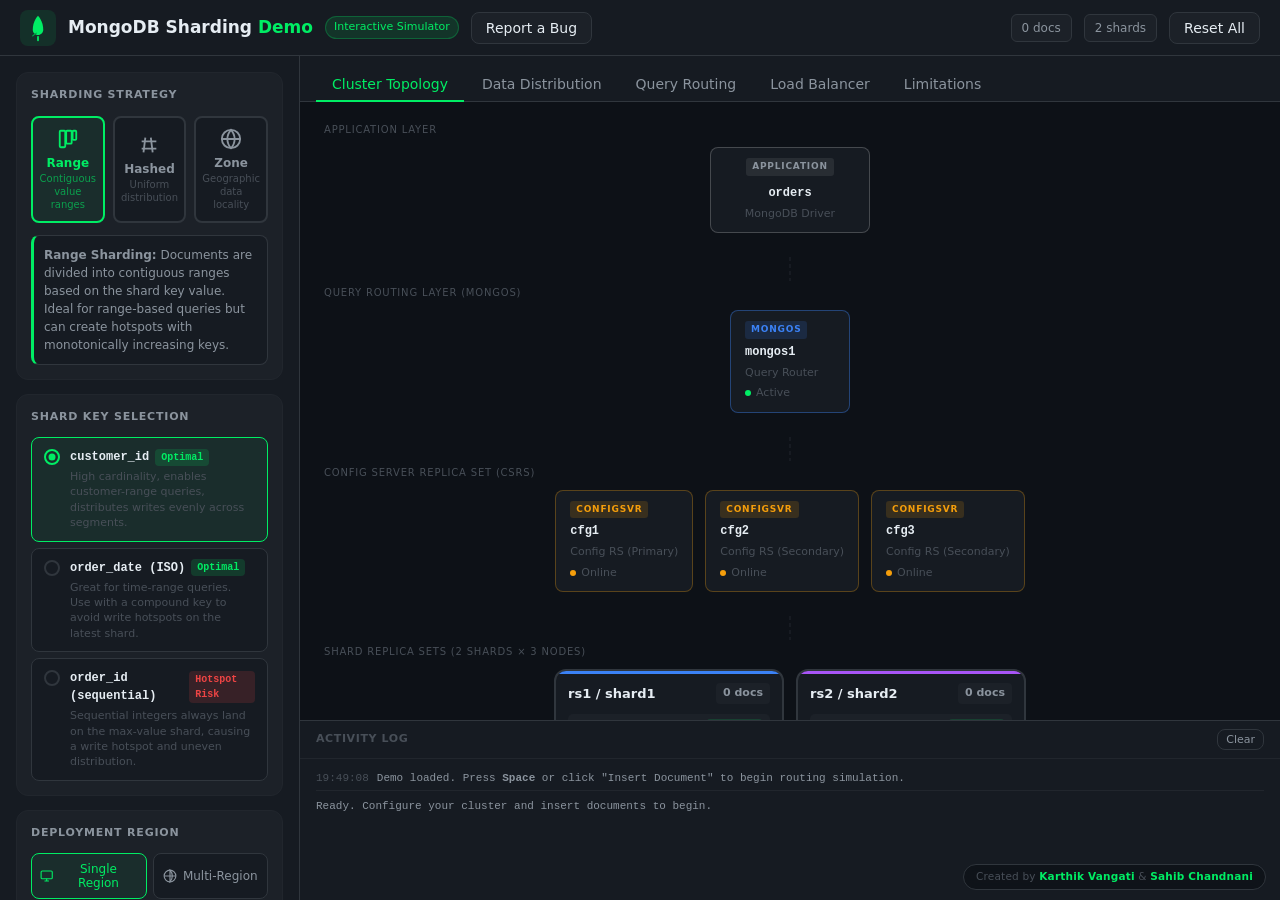
<file: index.html>
<!DOCTYPE html>
<html lang="en">
<head>
  <meta charset="UTF-8">
  <meta name="viewport" content="width=device-width, initial-scale=1.0">
  <title>MongoDB Sharding Demo</title>
  <link rel="stylesheet" href="styles.css">
</head>
<body>
  <header class="app-header">
    <div class="header-left">
      <div class="mongo-logo">
        <svg width="28" height="28" viewBox="0 0 32 32" fill="none">
          <path d="M16 2C16 2 10 8 10 18c0 3.3 2.7 6 6 6s6-2.7 6-6C22 8 16 2 16 2z" fill="#00ED64"/>
          <path d="M16 26v4" stroke="#00ED64" stroke-width="2" stroke-linecap="round"/>
          <path d="M14 22c-2 1-4 3-4 3" stroke="#00A349" stroke-width="1.5" stroke-linecap="round"/>
        </svg>
      </div>
      <h1>MongoDB Sharding <span class="highlight">Demo</span></h1>
      <span class="version-badge">Interactive Simulator</span>
      <button class="btn-secondary" id="btn-report-bug">Report a Bug</button>
    </div>
    <div class="header-right">
      <span class="header-stat" id="header-docs">0 docs</span>
      <span class="header-stat" id="header-shards">0 shards</span>
      <button class="btn-secondary" id="btn-reset-all">Reset All</button>
    </div>
  </header>

  <!-- Bug Report Modal -->
  <div class="jumbo-modal-overlay bug-modal-overlay" id="bug-modal" style="display:none;">
    <div class="jumbo-modal bug-modal">
      <div class="jumbo-modal-header">
        <span class="jumbo-modal-icon">🐞</span>
        <h3>Report a Bug</h3>
        <button class="jumbo-modal-close" id="bug-modal-close" aria-label="Close">×</button>
      </div>
      <form class="jumbo-modal-body bug-form" id="bug-form" novalidate>
        <div class="bug-form-row">
          <label class="bug-field">
            <span>First name</span>
            <input type="text" name="firstName" id="bug-first" required>
          </label>
          <label class="bug-field">
            <span>Last name</span>
            <input type="text" name="lastName" id="bug-last" required>
          </label>
        </div>
        <label class="bug-field">
          <span>Title</span>
          <input type="text" name="title" id="bug-title" placeholder="Short summary of the issue" required>
        </label>
        <label class="bug-field">
          <span>Email</span>
          <input type="email" name="email" id="bug-email" placeholder="you@example.com" required>
        </label>
        <label class="bug-field">
          <span>Description</span>
          <textarea name="description" id="bug-desc" rows="6" placeholder="What happened? What did you expect? Steps to reproduce…" required></textarea>
        </label>
        <div class="bug-form-note">Submitting opens your email client with the report addressed to the maintainers.</div>
        <div class="bug-form-actions">
          <button type="button" class="btn-secondary" id="bug-cancel">Cancel</button>
          <button type="submit" class="btn-primary" id="bug-submit">Send Report</button>
        </div>
      </form>
    </div>
  </div>

  <div class="app-layout">
    <!-- ===== CONFIG SIDEBAR ===== -->
    <aside class="config-panel">
      <!-- Sharding Strategy -->
      <section class="config-section strategy-section">
        <h3 class="config-title">Sharding Strategy</h3>
        <div class="strategy-cards">
          <button class="strategy-card active" data-strategy="range" data-tooltip="<strong>Range Sharding</strong><br>Divides the key space into contiguous value ranges. Ideal for range queries (e.g. date windows), but can create <em>hotspots</em> if writes always land at one end of the range.">
            <div class="strategy-icon">
              <svg width="22" height="22" viewBox="0 0 24 24" fill="none" stroke="currentColor" stroke-width="2">
                <rect x="3" y="3" width="6" height="18" rx="1"/>
                <rect x="10" y="3" width="6" height="14" rx="1"/>
                <rect x="17" y="3" width="4" height="10" rx="1"/>
              </svg>
            </div>
            <div class="strategy-label">Range</div>
            <div class="strategy-desc">Contiguous value ranges</div>
          </button>
          <button class="strategy-card" data-strategy="hashed" data-tooltip="<strong>Hashed Sharding</strong><br>Applies a hash function to the shard key, producing uniform write distribution. Eliminates hotspots, but range queries become scatter-gather across all shards.">
            <div class="strategy-icon">
              <svg width="22" height="22" viewBox="0 0 24 24" fill="none" stroke="currentColor" stroke-width="2">
                <path d="M4 8h16M4 16h16M8 4l-2 16M14 4l2 16"/>
              </svg>
            </div>
            <div class="strategy-label">Hashed</div>
            <div class="strategy-desc">Uniform distribution</div>
          </button>
          <button class="strategy-card" data-strategy="zone" data-tooltip="<strong>Zone Sharding</strong><br>Pins ranges of shard key values to specific shards using zone tags. Used for data locality (e.g. EU data stays in EU shards) and compliance with data-residency regulations.">
            <div class="strategy-icon">
              <svg width="22" height="22" viewBox="0 0 24 24" fill="none" stroke="currentColor" stroke-width="2">
                <circle cx="12" cy="12" r="10"/>
                <path d="M2 12h20M12 2a15.3 15.3 0 0 1 4 10 15.3 15.3 0 0 1-4 10 15.3 15.3 0 0 1-4-10 15.3 15.3 0 0 1 4-10z"/>
              </svg>
            </div>
            <div class="strategy-label">Zone</div>
            <div class="strategy-desc">Geographic data locality</div>
          </button>
        </div>
        <div class="strategy-info" id="strategy-info"></div>
      </section>

      <!-- Shard Key -->
      <section class="config-section shardkey-section">
        <h3 class="config-title">Shard Key Selection</h3>
        <div class="shard-key-options" id="shard-key-options"></div>
      </section>

      <!-- Region Mode -->
      <section class="config-section region-section">
        <h3 class="config-title">Deployment Region</h3>
        <div class="toggle-group">
          <button class="toggle-btn active" data-region="single" data-tooltip="<strong>Single Region</strong><br>All shards reside in one data centre or cloud region. Lowest latency for local reads/writes. No geographic redundancy — a regional outage affects the entire cluster.">
            <svg width="14" height="14" viewBox="0 0 24 24" fill="none" stroke="currentColor" stroke-width="2"><rect x="2" y="3" width="20" height="14" rx="2"/><path d="M8 21h8M12 17v4"/></svg>
            Single Region
          </button>
          <button class="toggle-btn" data-region="multi" data-tooltip="<strong>Multi-Region</strong><br>Shards are distributed across multiple regions. Enables data locality (Zone Sharding), geo-compliance, and resilience to regional failures. Cross-region writes incur higher latency.">
            <svg width="14" height="14" viewBox="0 0 24 24" fill="none" stroke="currentColor" stroke-width="2"><circle cx="12" cy="12" r="10"/><path d="M2 12h20M12 2a15.3 15.3 0 0 1 4 10 15.3 15.3 0 0 1-4 10z"/></svg>
            Multi-Region
          </button>
        </div>
        <div class="region-detail" id="region-detail"></div>
      </section>

      <!-- Cluster Config -->
      <section class="config-section cluster-section">
        <h3 class="config-title">Cluster Configuration</h3>
        <div class="cluster-config">
          <div class="config-row">
            <span class="config-row-label tip" data-tooltip="<strong>Shards</strong><br>Each shard is an independent replica set that owns a subset of the data. Adding shards increases both storage capacity and write throughput proportionally.">Shards</span>
            <div class="btn-group" id="shard-count-group">
              <button class="count-btn active" data-count="2">2</button>
              <button class="count-btn" data-count="3">3</button>
              <button class="count-btn" data-count="4">4</button>
            </div>
          </div>
          <div class="config-row" id="nodes-per-shard-row">
            <span class="config-row-label tip" data-tooltip="<strong>Nodes per Shard</strong><br>Each shard is a replica set. For a realistic sharded-cluster topology, keep at least <strong>3 members</strong> per shard. A 3-node set can survive 1 failure; 5-node can survive 2.">Nodes/Shard</span>
            <div class="btn-group" id="nodes-per-shard-group">
              <button class="count-btn active" data-nodes="3">3</button>
              <button class="count-btn" data-nodes="5">5</button>
              <button class="count-btn" data-nodes="7">7</button>
            </div>
          </div>
          <div class="config-row">
            <span class="config-row-label tip" data-tooltip="<strong>Asymmetric Sharding</strong><br>Atlas can scale <strong>cluster tier per shard</strong>, support an <strong>analytic tier per shard</strong>, and vary storage / IOPS behavior per shard subject to cloud-specific rules. Auto-scaler stays within the same tier class and a maximum <strong>two-tier gap</strong>.">Asymmetric</span>
            <button class="toggle-btn asym-toggle" id="asymmetric-toggle" data-tooltip="<strong>Asymmetric Sharding</strong><br>Enable to simulate per-shard compute tier, analytic tier, and provider-specific storage behavior while preserving a valid shard replica-set topology.">Off</button>
          </div>
          <div class="config-section hidden-section" id="asymmetric-preset-panel" style="padding:8px 0 0 0;border-top:1px solid var(--border);margin-top:8px;">
            <div class="config-row-label" style="font-size:11px;color:var(--text-muted);margin-bottom:6px;">Asymmetric Preset</div>
            <div class="asym-preset-group" id="asymmetric-preset-group">
              <button class="asym-preset-btn active" data-preset="tiered" data-tooltip="<strong>Per-Shard Compute</strong><br>Manual per-shard scaling through Admin API / AtlasCLI / Terraform. This demo keeps shards within a two-tier gap: M60 → M50 → M40.">🧩 Compute</button>
              <button class="asym-preset-btn" data-preset="analytics" data-tooltip="<strong>Analytic Tier</strong><br>Electable and read-only nodes stay on one tier, while analytic nodes on the same shard run on a different tier.">📊 Analytics</button>
              <button class="asym-preset-btn" data-preset="iops" data-tooltip="<strong>Storage / IOPS</strong><br>Shows AWS Standard vs Provisioned IOPS per shard, Azure Extended Standard IOPS behavior, and GCP storage-tied IOPS behavior.">💾 IOPS</button>
            </div>
            <div class="config-row-label" style="font-size:11px;color:var(--text-muted);margin:10px 0 6px;">Cloud Provider</div>
            <div class="asym-preset-group" id="asymmetric-cloud-group">
              <button class="asym-preset-btn asym-cloud-btn active" data-cloud="aws">AWS</button>
              <button class="asym-preset-btn asym-cloud-btn" data-cloud="azure">Azure</button>
              <button class="asym-preset-btn asym-cloud-btn" data-cloud="gcp">GCP</button>
            </div>
            <div class="config-row hidden-section" id="azure-iops-row" style="margin-top:10px;">
              <span class="config-row-label tip" data-tooltip="<strong>Azure Extended Standard IOPS</strong><br>In Azure regions that support Extended Standard IOPS (Pv2 disks), Standard IOPS can differ per shard. Otherwise Standard IOPS remains tied to storage size.">Azure Pv2 / Extended Standard IOPS</span>
              <button class="toggle-btn asym-toggle active" id="azure-extended-toggle">On</button>
            </div>
            <div style="margin-top:8px;font-size:11px;color:var(--text-muted);line-height:1.45;">Manual per-shard changes are supported through the Admin API, AtlasCLI, and Terraform. Atlas UI does not directly edit cluster tier per shard except indirectly through auto-scaling.</div>
          </div>
          <div class="config-row">
            <span class="config-row-label tip" data-tooltip="<strong>Mongos Routers</strong><br>Stateless query routers that receive application connections, consult the config server's chunk map, and forward operations to the correct shard(s). Scale horizontally — deploy one per app server for best performance.">Mongos Routers</span>
            <div class="btn-group" id="mongos-count-group">
              <button class="count-btn active" data-mongos="1">1</button>
              <button class="count-btn" data-mongos="2">2</button>
              <button class="count-btn" data-mongos="3">3</button>
            </div>
          </div>
        </div>
      </section>

      <!-- Insert Controls -->
      <section class="config-section datasim-section">
        <h3 class="config-title">Data Simulation</h3>
        <div class="insert-controls">
          <button class="btn-primary" id="btn-insert-one">
            <svg width="14" height="14" viewBox="0 0 24 24" fill="none" stroke="currentColor" stroke-width="2"><circle cx="12" cy="12" r="10"/><path d="M12 8v8M8 12h8"/></svg>
            Insert Document
          </button>
          <button class="btn-primary" id="btn-insert-batch">
            <svg width="14" height="14" viewBox="0 0 24 24" fill="none" stroke="currentColor" stroke-width="2"><path d="M13 2H6a2 2 0 0 0-2 2v16a2 2 0 0 0 2 2h12a2 2 0 0 0 2-2V9z"/><polyline points="13 2 13 9 20 9"/></svg>
            Insert 50 Docs
          </button>
          <button class="btn-bulk" id="btn-insert-bulk">
            <svg width="14" height="14" viewBox="0 0 24 24" fill="none" stroke="currentColor" stroke-width="2"><path d="M4 7h16M4 12h16M4 17h16"/></svg>
            Load 10,000 Docs
          </button>
          <button class="btn-ghost" id="btn-clear">Clear Data</button>
          <div class="bulk-progress-wrap" id="bulk-progress-wrap" style="display:none">
            <div class="bulk-progress-bar" id="bulk-progress-bar"></div>
            <span class="bulk-progress-label" id="bulk-progress-label">0 / 10,000</span>
          </div>
        </div>
        <div class="insert-speed">
          <label>Animation Speed</label>
          <input type="range" id="speed-slider" min="1" max="5" value="3">
          <span id="speed-label">Normal</span>
        </div>
      </section>
    </aside>

    <!-- ===== MAIN VISUALIZATION ===== -->
    <main class="visualization-panel">
      <!-- View Tabs -->
      <div class="view-tabs">
        <button class="view-tab active" data-tab="topology" data-tooltip="<strong>Cluster Topology</strong><br>Shows the physical layout: mongos routers → config server → shard replica sets. Documents animate into their target shard as you insert them.">Cluster Topology</button>
        <button class="view-tab" data-tab="distribution" data-tooltip="<strong>Data Distribution</strong><br>Bar charts showing how documents are spread across shards. Hashed sharding should produce near-equal bars; range sharding may skew based on key values.">Data Distribution</button>
        <button class="view-tab" data-tab="routing" data-tooltip="<strong>Query Routing</strong><br>Run example queries and watch mongos decide which shards to contact. <em>Targeted</em> queries hit 1 shard; <em>scatter-gather</em> queries fan out to all shards.">Query Routing</button>
        <button class="view-tab" data-tab="balancer" data-tooltip="<strong>Load Balancer</strong><br>The balancer is a background thread on the config server primary that monitors data size per shard and migrates chunks to equalise the distribution.">Load Balancer</button>
        <button class="view-tab" data-tab="limitations" data-tooltip="<strong>Limitations & Challenges</strong><br>In-depth technical limitations of each sharding strategy (range, hash, zone) and operational challenges across Atlas auto-sharding, Atlas self-managed, and Enterprise Advanced deployments.">Limitations</button>
      </div>

      <!-- Topology View -->
      <div class="tab-content active" id="tab-topology">
        <div class="topology-container" id="topology-container"></div>
        <div class="activity-log" id="activity-log">
          <div class="log-header">
            <span>Activity Log</span>
            <button class="btn-ghost btn-xs" id="btn-clear-log">Clear</button>
          </div>
          <div class="log-entries" id="log-entries">
            <div class="log-entry log-info">Ready. Configure your cluster and insert documents to begin.</div>
          </div>
        </div>
      </div>

      <!-- Distribution View -->
      <div class="tab-content" id="tab-distribution">
        <div class="distribution-panel" id="distribution-panel"></div>
      </div>

      <!-- Query Routing View -->
      <div class="tab-content" id="tab-routing">
        <div class="routing-panel" id="routing-panel"></div>
      </div>

      <!-- Load Balancer View -->
      <div class="tab-content" id="tab-balancer">
        <div class="balancer-panel" id="balancer-panel"></div>
      </div>

      <!-- Limitations View -->
      <div class="tab-content" id="tab-limitations">
        <div class="limitations-panel">
          <div class="lim-intro">
            <h3>Sharding Limitations & Operational Challenges</h3>
            <p>Sharding unlocks horizontal scale, but each strategy and deployment model carries trade-offs that surface at scale. The sections below summarize the technical constraints engineers most often hit in production.</p>
          </div>

          <!-- ===== Strategy Limitations ===== -->
          <h4 class="lim-group-title">Sharding Strategy Limitations</h4>
          <div class="lim-strategy-grid">

            <!-- Range -->
            <section class="lim-card lim-card-range">
              <header class="lim-card-head">
                <div class="lim-card-icon">
                  <svg width="18" height="18" viewBox="0 0 24 24" fill="none" stroke="currentColor" stroke-width="2">
                    <rect x="3" y="3" width="6" height="18" rx="1"/>
                    <rect x="10" y="3" width="6" height="14" rx="1"/>
                    <rect x="17" y="3" width="4" height="10" rx="1"/>
                  </svg>
                </div>
                <div>
                  <h5>Range Sharding</h5>
                  <span class="lim-card-sub">Contiguous key ranges per chunk</span>
                </div>
              </header>
              <ul class="lim-list">
                <li><strong>Monotonic-key hotspots.</strong> Ever-increasing keys (ObjectId, timestamps, auto-increment) route every write to the <em>highest-range chunk</em>, which lives on one shard at a time — not permanently on a special <code>MaxKey</code> shard — nullifying write parallelism until a split migrates that chunk elsewhere.</li>
                <li><strong>Jumbo chunks.</strong> When many documents share the same shard-key value, chunks exceed <code>chunkSize</code> (default 128 MB) and cannot be split — balancer refuses to migrate them.</li>
                <li><strong>Bulk-load migration storms.</strong> Loading pre-sorted data creates new chunks on one shard faster than the balancer can migrate them, so imports complete unbalanced and then thrash for hours.</li>
                <li><strong>Cardinality &amp; frequency pitfalls.</strong> Low-cardinality keys (e.g. <code>status</code>, <code>country</code>) cap the number of possible chunks; high-frequency values create unsplittable jumbo chunks.</li>
                <li><strong>Full-range scatter-gather.</strong> Range predicates that span most of the key domain still broadcast to every shard — the "range query efficiency" benefit only applies to narrow windows.</li>
                <li><strong>Expensive shard-key changes.</strong> <code>reshardCollection</code> requires approximately <code>(collection + index size) × 2 ÷ shard count</code> of free disk per shard, re-writes every document, and pauses writes briefly at cutover.</li>
              </ul>
            </section>

            <!-- Hashed -->
            <section class="lim-card lim-card-hashed">
              <header class="lim-card-head">
                <div class="lim-card-icon">
                  <svg width="18" height="18" viewBox="0 0 24 24" fill="none" stroke="currentColor" stroke-width="2">
                    <path d="M4 8h16M4 16h16M8 4l-2 16M14 4l2 16"/>
                  </svg>
                </div>
                <div>
                  <h5>Hashed Sharding</h5>
                  <span class="lim-card-sub">Uniform hash-based distribution</span>
                </div>
              </header>
              <ul class="lim-list">
                <li><strong>Range queries become broadcast.</strong> Any <code>$gt</code>/<code>$lt</code>/<code>$gte</code>/<code>$lte</code> on the shard key fans out to all shards; mongos cannot prune by range.</li>
                <li><strong>Multi-shard sorts fan in through mongos.</strong> Whenever a query touches more than one shard and uses <code>$sort</code> on the shard key, mongos runs a streaming merge-sort across the per-shard result streams before returning to the client. This applies to <em>both</em> ranged and hashed collections — hashing just makes the fan-out more common because range predicates always broadcast.</li>
                <li><strong>Compound-range indexes limited.</strong> The hashed field cannot participate in a compound index as a range — only equality lookups remain efficient.</li>
                <li><strong>Zone sharding compatibility.</strong> Zone ranges on hashed keys are opaque (hash values, not natural values), so geo/compliance tagging is awkward to reason about and maintain.</li>
                <li><strong>Low-cardinality skew.</strong> Hashing a field with few distinct values still produces few distinct hash buckets — distribution degrades toward the underlying cardinality.</li>
                <li><strong>Pre-splitting is automatic (a ranged-sharding concern, not a hashed one).</strong> When you shard an empty collection on a hashed key, MongoDB pre-creates empty chunks spanning the full hash range — by default 2 per shard — and distributes them across the cluster before any writes land, so ingest is parallel from the first document. Manual pre-splitting is a <em>ranged</em>-sharding concern; hashed collections almost never need it.</li>
              </ul>
            </section>

            <!-- Zone -->
            <section class="lim-card lim-card-zone">
              <header class="lim-card-head">
                <div class="lim-card-icon">
                  <svg width="18" height="18" viewBox="0 0 24 24" fill="none" stroke="currentColor" stroke-width="2">
                    <circle cx="12" cy="12" r="10"/>
                    <path d="M2 12h20M12 2a15.3 15.3 0 0 1 4 10 15.3 15.3 0 0 1-4 10 15.3 15.3 0 0 1-4-10 15.3 15.3 0 0 1 4-10z"/>
                  </svg>
                </div>
                <div>
                  <h5>Zone Sharding</h5>
                  <span class="lim-card-sub">Tag-based locality &amp; residency</span>
                </div>
              </header>
              <ul class="lim-list">
                <li><strong>Shard key must carry the zone discriminator.</strong> The tagging field (e.g. <code>country</code>, <code>region</code>) has to be a <em>prefix</em> of the shard key — retrofitting zones onto an existing shard key often requires resharding.</li>
                <li><strong>Placement depends on tags and balancer state.</strong> Incorrect or incomplete zone ranges/tags can cause data to land outside intended locality until migrations complete.</li>
                <li><strong>Cross-zone balancer churn.</strong> Adding, removing, or retagging a zone can trigger TB-scale chunk migrations that saturate the inter-region link and backpressure application writes.</li>
                <li><strong>Zone-rule complexity.</strong> Misconfigured ranges or tag assignments can lead to unexpected placement and migration behavior that is difficult to debug in production.</li>
                <li><strong>Cross-zone queries scatter-gather.</strong> Queries without the zone prefix in the predicate fan out to every shard, erasing the locality benefit.</li>
                <li><strong>Capacity planning is manual.</strong> Hot zones (e.g. NA-East during business hours) are not auto-scaled — the operator must provision shards per zone by forecast.</li>
                <li><strong>No built-in age-based tiering.</strong> Using zones for hot/cold tiering (SSD vs HDD shards) only works when the shard key correlates with age — typically a time-based field — and still requires you to hand-manage the zone range boundaries as data ages. MongoDB has no automatic tiering policy that shifts old documents from hot to cold shards on its own.</li>
              </ul>
            </section>

          </div>

          <!-- ===== Deployment Model Limitations ===== -->
          <h4 class="lim-group-title">Deployment Model Challenges</h4>
          <div class="lim-deploy-grid">

            <!-- Atlas Global Clusters -->
            <section class="lim-card lim-card-deploy">
              <header class="lim-card-head lim-card-head-deploy">
                <div class="lim-badge lim-badge-atlas">Atlas</div>
                <div>
                  <h5>Atlas Global Clusters (Managed Zone Sharding)</h5>
                  <span class="lim-card-sub">Managed zone sharding for geo-locality and residency</span>
                </div>
              </header>
              <ul class="lim-list">
                <li><strong>M30+ dedicated-tier floor.</strong> Atlas only allows sharding on dedicated clusters at <code>M30</code> or higher — shared-tier (<code>M0</code>/<code>M2</code>/<code>M5</code>) and the smaller dedicated tiers (<code>M10</code>, <code>M20</code>) cannot be sharded, which sets a meaningful cost floor before you even evaluate whether sharding is the right choice.</li>
                <li><strong>Zone-aware key design is still required.</strong> The shard key must support zone routing, and application writes must consistently include the routing/location fields used by your zone strategy.</li>
                <li><strong>Topology changes are supported but operationally heavy.</strong> <code>reshardCollection</code> and zone changes can be online, but still require planning, migration time, and temporary capacity headroom.</li>
                <li><strong>"Managed" does not imply automatic shard-key or shard-count decisions.</strong> Atlas manages infrastructure and balancing, but key design and scaling strategy remain workload-specific operator decisions.</li>
                <li><strong>Balancer tuning hits server-level ceilings.</strong> Atlas exposes the same balancer controls MongoDB itself offers — a global balancing window plus per-collection toggles via <code>configureCollectionBalancing</code> (and related commands) — so it is not meaningfully more restrictive than self-managed. What is genuinely missing is declarative per-collection <em>priority</em> and arbitrary migration-parallelism knobs; those are limits of the server, not of Atlas.</li>
                <li><strong>Backup and restore are more involved.</strong> Global Cluster snapshots coordinate across every shard, so backups — and <em>especially</em> restores — are more complex than the replica-set equivalent and can be noticeably slower on large, multi-shard deployments. Exact impact is workload-dependent rather than a fixed penalty.</li>
                <li><strong>Feature-specific constraints.</strong> Queryable Encryption, Atlas Search, and Vector Search can have additional constraints on sharded collections (for example shard-key requirements or index-placement considerations).</li>
                <li><strong>Cross-region egress cost.</strong> Multi-region Global Clusters incur per-GB cloud egress on every migration and cross-zone query — easy to under-estimate.</li>
              </ul>
            </section>

            <!-- Atlas Self Managed -->
            <section class="lim-card lim-card-deploy">
              <header class="lim-card-head lim-card-head-deploy">
                <div class="lim-badge lim-badge-self">Atlas</div>
                <div>
                  <h5>Atlas Dedicated Sharded Clusters</h5>
                  <span class="lim-card-sub">Atlas-hosted infrastructure, operator-owned shard strategy</span>
                </div>
              </header>
              <ul class="lim-list">
                <li><strong>Shard-key ownership is yours.</strong> Atlas hosts the infrastructure, but poor key choice (low cardinality, monotonic, or frequency-skewed) still produces jumbo chunks and hotspots.</li>
                <li><strong>Resharding is online but costly.</strong> <code>reshardCollection</code> can temporarily require substantial extra storage and I/O, so capacity headroom must be planned.</li>
                <li><strong>Rolling shard replacements.</strong> Vertically scaling a shard tier is a rolling replica-set replacement — each shard takes minutes-to-hours depending on data size.</li>
                <li><strong>Config metadata growth.</strong> Long-lived clusters can accumulate large chunk/changelog metadata, which can increase balancing and metadata-management overhead.</li>
                <li><strong>Mongos connection scaling.</strong> High-concurrency applications often need multiple routers and careful pool tuning, because practical per-router connection limits are finite.</li>
                <li><strong>Cross-shard transactions.</strong> Multi-shard <code>startTransaction</code> uses two-phase commit — latency rises and abort rates can increase under contention.</li>
                <li><strong>Change-stream ordering caveats.</strong> Cluster-wide change streams do not guarantee total order across shards; consumers must tolerate per-shard causal ordering.</li>
                <li><strong>Cross-shard joins can be expensive.</strong> <code>$lookup</code>/<code>$graphLookup</code> across shards can trigger router merge work and additional network hops, impacting aggregation latency.</li>
                <li><strong>16 MB BSON limit unchanged.</strong> Sharding increases aggregate capacity but does not raise the per-document limit — large blobs still require GridFS or external object storage.</li>
              </ul>
            </section>

            <!-- Enterprise Advanced -->
            <section class="lim-card lim-card-deploy">
              <header class="lim-card-head lim-card-head-deploy">
                <div class="lim-badge lim-badge-ea">EA</div>
                <div>
                  <h5>Enterprise Advanced Sharding</h5>
                  <span class="lim-card-sub">Self-hosted MongoDB Enterprise</span>
                </div>
              </header>
              <ul class="lim-list">
                <li><strong>Full operational burden.</strong> You run config-server replica sets, every shard replica set, the mongos fleet, monitoring, alerting, and backup infrastructure end-to-end.</li>
                <li><strong>Centralized automation is strongly advisable past a handful of shards.</strong> Ops Manager or Cloud Manager is not strictly required, but once the cluster grows beyond a few shards, hand-rolling upgrades, backups, and config changes becomes impractical; both products centralize that orchestration at the cost of their own infrastructure footprint. Some teams substitute homegrown automation or Kubernetes operators instead — the requirement is <em>some</em> automation layer, not specifically Ops/Cloud Manager.</li>
                <li><strong>Per-component security config.</strong> LDAP/Kerberos/x.509, KMIP for encryption-at-rest, and auditing must be configured on every mongod and mongos independently — drift is common.</li>
                <li><strong>Backups coordinate across shards.</strong> Point-in-time restores of a sharded cluster require the Ops Manager Backup Daemon (or equivalent) with storage equal to multiples of cluster size for oplog retention.</li>
                <li><strong>Strict upgrade ordering.</strong> The supported path is <em>config servers → shards → mongos</em>, advancing one supported version at a time. Binary-version skips are only allowed when the release notes explicitly permit them, and <code>featureCompatibilityVersion</code> (FCV) upgrades can never be skipped — each FCV step has to be applied in order across the cluster before the next one begins.</li>
                <li><strong>Shard add/remove is manual &amp; slow.</strong> <code>removeShard</code> drains chunks one-at-a-time; draining a 10 TB shard can run for days and must be monitored continuously.</li>
                <li><strong>Rolling restart multiplier.</strong> A patch window for N shards × R replicas × M mongos means dozens of sequential restarts — maintenance windows compound with cluster size.</li>
                <li><strong>No higher-level residency policy layer.</strong> Zones <em>are</em> enforced at the balancer and routing layer — chunks whose ranges fall inside a zone stay on shards tagged for that zone — but there is no policy surface above that. Correctness still depends on getting the zone configuration right and on application discipline (writes must carry the fields your zone strategy routes on); MongoDB will not catch a mis-tagged shard or an out-of-zone document for you.</li>
                <li><strong>Audit volume.</strong> Auditing on every <code>mongos</code> and <code>mongod</code> under high QPS can quickly run to hundreds of GB per day; central collection, rotation, and SIEM forwarding are entirely on you to design and operate.</li>
                <li><strong>Heterogeneous hardware pitfalls.</strong> The balancer equalizes by data size, not capacity — mixing shards with different disk/CPU profiles leaves the weakest shard as the bottleneck.</li>
                <li><strong>Hardware refresh cycles.</strong> Every 3–5 years you replace nodes at the OS level; on a 20-shard cluster that is a multi-quarter program of rolling replica-set replacements.</li>
              </ul>
            </section>

          </div>
        </div>
      </div>
    </main>
  </div>

  <footer class="app-credit" aria-label="Authors">
    Created by
    <a class="app-credit-name" href="https://www.linkedin.com/in/karthik-vangati-623b1a92/" target="_blank" rel="noopener noreferrer" title="Karthik Vangati on LinkedIn">Karthik Vangati</a>
    &amp;
    <a class="app-credit-name" href="https://www.linkedin.com/in/sahib-chandnani-187118121/" target="_blank" rel="noopener noreferrer" title="Sahib Chandnani on LinkedIn">Sahib Chandnani</a>
  </footer>

  <script src="app.js"></script>
</body>
</html>
</file>
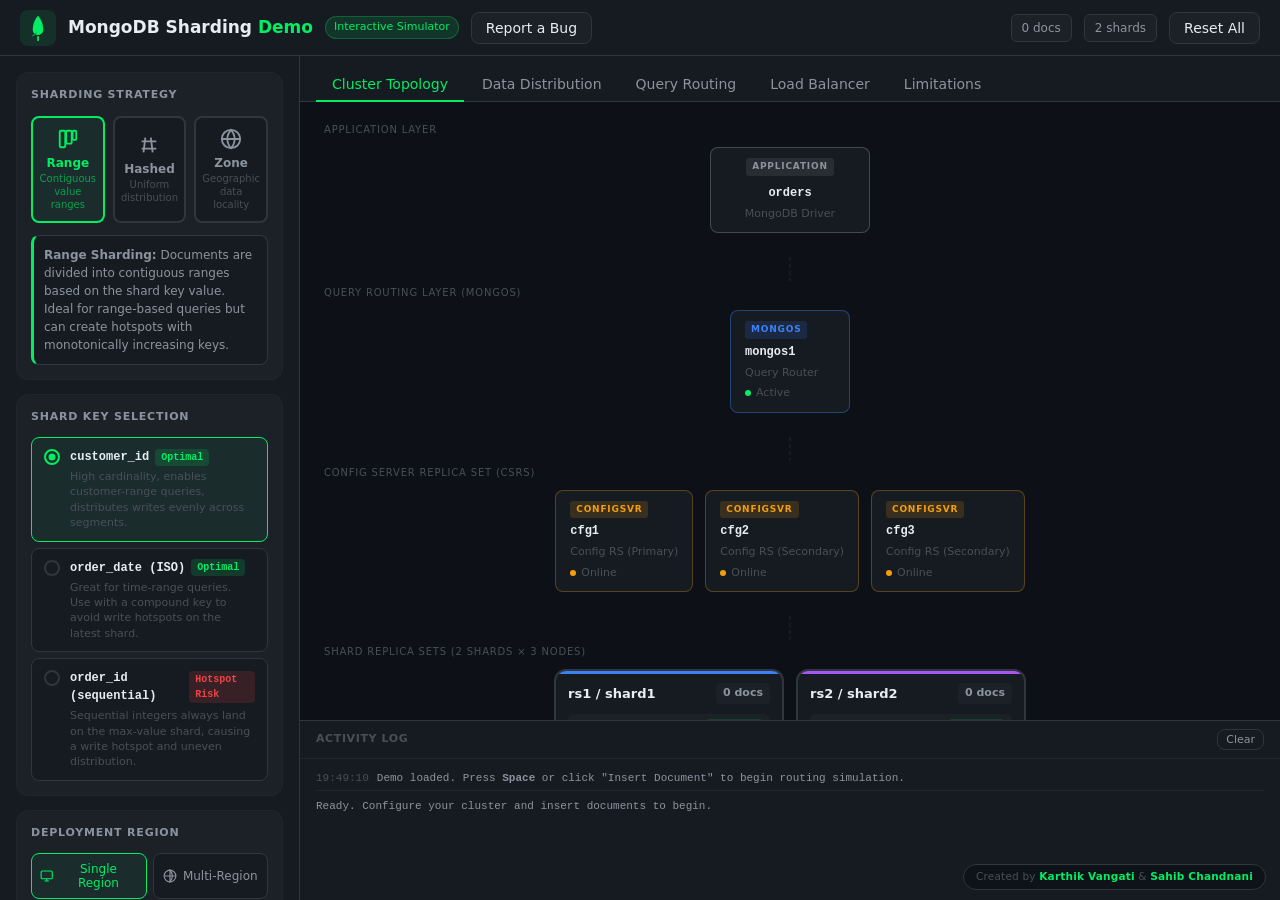
<file: sharding-demo.html>
<!DOCTYPE html>
<html lang="en">
<head>
  <meta charset="UTF-8">
  <meta name="viewport" content="width=device-width, initial-scale=1.0">
  <title>MongoDB Sharding Demo</title>
  <style>
/* ===== CSS Variables ===== */
:root {
  --mongo-green: #00ED64;
  --mongo-green-dim: #00A349;
  --bg-dark: #0D1117;
  --bg-card: #161B22;
  --bg-card-2: #1C2128;
  --bg-hover: #21262D;
  --text-primary: #E6EDF3;
  --text-secondary: #8B949E;
  --text-muted: #484F58;
  --border: #30363D;
  --border-light: #21262D;

  /* Shard colors */
  --shard-0: #3B82F6;
  --shard-1: #A855F7;
  --shard-2: #F59E0B;
  --shard-3: #EF4444;

  /* Zone colors */
  --zone-americas: #3B82F6;
  --zone-europe: #A855F7;
  --zone-asia: #F59E0B;

  --radius: 8px;
  --radius-lg: 12px;
  --shadow: 0 1px 3px rgba(0,0,0,0.4);
  --shadow-lg: 0 4px 16px rgba(0,0,0,0.5);
}

/* ===== Reset ===== */
*, *::before, *::after { box-sizing: border-box; margin: 0; padding: 0; }
body {
  font-family: 'Segoe UI', system-ui, -apple-system, BlinkMacSystemFont, sans-serif;
  background: var(--bg-dark);
  color: var(--text-primary);
  min-height: 100vh;
  font-size: 14px;
  line-height: 1.5;
}
button { cursor: pointer; font-family: inherit; font-size: inherit; }
input { font-family: inherit; font-size: inherit; }

/* ===== Header ===== */
.app-header {
  display: flex;
  align-items: center;
  justify-content: space-between;
  padding: 0 20px;
  height: 56px;
  background: var(--bg-card);
  border-bottom: 1px solid var(--border);
  position: sticky;
  top: 0;
  z-index: 100;
}
.header-left { display: flex; align-items: center; gap: 12px; }
.mongo-logo {
  width: 36px; height: 36px;
  background: rgba(0,237,100,0.1);
  border-radius: 8px;
  display: flex; align-items: center; justify-content: center;
}
.app-header h1 { font-size: 17px; font-weight: 600; color: var(--text-primary); }
.highlight { color: var(--mongo-green); }
.version-badge {
  background: rgba(0,237,100,0.12);
  color: var(--mongo-green);
  font-size: 11px;
  font-weight: 500;
  padding: 2px 8px;
  border-radius: 20px;
  border: 1px solid rgba(0,237,100,0.25);
}
.header-right { display: flex; align-items: center; gap: 12px; }
.header-stat {
  font-size: 12px;
  color: var(--text-secondary);
  background: var(--bg-card-2);
  padding: 4px 10px;
  border-radius: 6px;
  border: 1px solid var(--border);
  font-variant-numeric: tabular-nums;
  transition: all 0.3s;
}
.header-stat.updated {
  color: var(--mongo-green);
  border-color: rgba(0,237,100,0.4);
}

/* ===== App Layout ===== */
.app-layout {
  display: grid;
  grid-template-columns: 300px 1fr;
  height: calc(100vh - 56px);
  overflow: hidden;
}

/* ===== Config Panel ===== */
.config-panel {
  background: var(--bg-card);
  border-right: 1px solid var(--border);
  overflow-y: auto;
  padding: 16px;
  display: flex;
  flex-direction: column;
  gap: 4px;
}
.config-panel::-webkit-scrollbar { width: 4px; }
.config-panel::-webkit-scrollbar-thumb { background: var(--border); border-radius: 2px; }

.config-section {
  background: var(--bg-card-2);
  border: 1px solid var(--border-light);
  border-radius: var(--radius-lg);
  padding: 14px;
  margin-bottom: 10px;
}
.hidden-section {
  display: none;
}
.config-title {
  font-size: 11px;
  font-weight: 600;
  text-transform: uppercase;
  letter-spacing: 0.8px;
  color: var(--text-secondary);
  margin-bottom: 12px;
}

/* Strategy Cards */
.strategy-cards {
  display: grid;
  grid-template-columns: repeat(3, 1fr);
  gap: 8px;
  margin-bottom: 12px;
}
.strategy-card {
  background: var(--bg-card);
  border: 2px solid var(--border);
  border-radius: var(--radius);
  padding: 10px 6px;
  text-align: center;
  cursor: pointer;
  transition: all 0.2s;
  color: var(--text-secondary);
}
.strategy-card:hover {
  border-color: rgba(0,237,100,0.4);
  color: var(--text-primary);
}
.strategy-card.active {
  border-color: var(--mongo-green);
  color: var(--mongo-green);
  background: rgba(0,237,100,0.06);
}
.strategy-icon { margin-bottom: 6px; display: flex; justify-content: center; }
.strategy-label { font-size: 12px; font-weight: 600; margin-bottom: 2px; }
.strategy-desc { font-size: 10px; color: var(--text-muted); line-height: 1.3; }
.strategy-card.active .strategy-desc { color: rgba(0,237,100,0.6); }

.strategy-info {
  font-size: 12px;
  color: var(--text-secondary);
  background: var(--bg-card);
  border: 1px solid var(--border);
  border-left: 3px solid var(--mongo-green);
  border-radius: var(--radius);
  padding: 10px;
  line-height: 1.5;
}

/* Shard Key Options */
.shard-key-options { display: flex; flex-direction: column; gap: 6px; }
.shard-key-option {
  background: var(--bg-card);
  border: 1.5px solid var(--border);
  border-radius: var(--radius);
  padding: 10px 12px;
  cursor: pointer;
  transition: all 0.2s;
  display: flex;
  align-items: flex-start;
  gap: 10px;
}
.shard-key-option:hover { border-color: rgba(0,237,100,0.4); }
.shard-key-option.selected {
  border-color: var(--mongo-green);
  background: rgba(0,237,100,0.06);
}
.shard-key-radio {
  width: 16px; height: 16px;
  border: 2px solid var(--border);
  border-radius: 50%;
  margin-top: 1px;
  flex-shrink: 0;
  transition: all 0.2s;
  position: relative;
}
.shard-key-option.selected .shard-key-radio {
  border-color: var(--mongo-green);
}
.shard-key-option.selected .shard-key-radio::after {
  content: '';
  position: absolute;
  top: 50%; left: 50%;
  transform: translate(-50%, -50%);
  width: 7px; height: 7px;
  background: var(--mongo-green);
  border-radius: 50%;
}
.shard-key-info { flex: 1; min-width: 0; }
.shard-key-name {
  font-size: 12px;
  font-weight: 600;
  color: var(--text-primary);
  font-family: 'Courier New', monospace;
  display: flex;
  align-items: center;
  gap: 6px;
}
.optimal-badge {
  font-size: 10px;
  background: rgba(0,237,100,0.15);
  color: var(--mongo-green);
  padding: 1px 6px;
  border-radius: 4px;
  font-family: inherit;
  font-weight: 600;
}
.hotspot-badge {
  font-size: 10px;
  background: rgba(239,68,68,0.15);
  color: #EF4444;
  padding: 1px 6px;
  border-radius: 4px;
  font-family: inherit;
  font-weight: 600;
}
.shard-key-reason {
  font-size: 11px;
  color: var(--text-muted);
  margin-top: 3px;
  line-height: 1.4;
}

/* Toggle Group */
.toggle-group {
  display: grid;
  grid-template-columns: 1fr 1fr;
  gap: 6px;
  margin-bottom: 10px;
}
.toggle-btn {
  background: var(--bg-card);
  border: 1.5px solid var(--border);
  border-radius: var(--radius);
  padding: 8px;
  color: var(--text-secondary);
  font-size: 12px;
  font-weight: 500;
  display: flex;
  align-items: center;
  justify-content: center;
  gap: 6px;
  transition: all 0.2s;
}
.toggle-btn:hover { border-color: rgba(0,237,100,0.4); color: var(--text-primary); }
.toggle-btn.active {
  border-color: var(--mongo-green);
  color: var(--mongo-green);
  background: rgba(0,237,100,0.06);
}
.region-detail {
  font-size: 11px;
  color: var(--text-secondary);
  line-height: 1.5;
}

/* Cluster Config */
.cluster-config { display: flex; flex-direction: column; gap: 10px; }
.config-row {
  display: flex;
  align-items: center;
  justify-content: space-between;
  gap: 8px;
}
.config-row-label { font-size: 12px; color: var(--text-secondary); flex: 1; }
.btn-group { display: flex; gap: 4px; flex-shrink: 0; }
.count-btn {
  background: var(--bg-card);
  border: 1.5px solid var(--border);
  border-radius: 6px;
  padding: 4px 10px;
  color: var(--text-secondary);
  font-size: 12px;
  font-weight: 600;
  transition: all 0.2s;
  min-width: 32px;
}
.count-btn:hover { border-color: rgba(0,237,100,0.4); color: var(--text-primary); }
.count-btn.active {
  border-color: var(--mongo-green);
  color: var(--mongo-green);
  background: rgba(0,237,100,0.08);
}

/* Insert Controls */
.insert-controls { display: flex; flex-direction: column; gap: 6px; margin-bottom: 12px; }
.btn-primary {
  background: var(--mongo-green);
  border: none;
  border-radius: var(--radius);
  padding: 9px 14px;
  color: #0D1117;
  font-weight: 600;
  font-size: 13px;
  display: flex;
  align-items: center;
  justify-content: center;
  gap: 7px;
  transition: all 0.2s;
}
.btn-primary:hover { background: #00FF70; transform: translateY(-1px); }
.btn-primary:active { transform: translateY(0); }
.btn-secondary {
  background: var(--bg-card-2);
  border: 1px solid var(--border);
  border-radius: var(--radius);
  padding: 7px 14px;
  color: var(--text-primary);
  font-weight: 500;
  transition: all 0.2s;
}
.btn-secondary:hover { border-color: var(--text-secondary); }
.btn-ghost {
  background: transparent;
  border: 1px solid var(--border);
  border-radius: var(--radius);
  padding: 7px 14px;
  color: var(--text-secondary);
  transition: all 0.2s;
}
.btn-ghost:hover { color: var(--text-primary); border-color: var(--text-secondary); }
.btn-bulk {
  background: rgba(168,85,247,0.12);
  border: 1.5px solid rgba(168,85,247,0.35);
  border-radius: var(--radius);
  padding: 9px 14px;
  color: #D8A9FF;
  font-weight: 600;
  font-size: 13px;
  display: flex;
  align-items: center;
  justify-content: center;
  gap: 7px;
  transition: all 0.2s;
  cursor: pointer;
  font-family: inherit;
}
.btn-bulk:hover { background: rgba(168,85,247,0.2); border-color: rgba(168,85,247,0.6); transform: translateY(-1px); }
.btn-bulk:active { transform: translateY(0); }
.btn-bulk:disabled { opacity: 0.5; cursor: not-allowed; transform: none; }

.bulk-progress-wrap {
  display: flex;
  align-items: center;
  gap: 8px;
  padding: 2px 0;
}
.bulk-progress-bar {
  flex: 1;
  height: 5px;
  background: rgba(168,85,247,0.5);
  border-radius: 3px;
  width: 0;
  transition: width 0.15s ease;
}
.bulk-progress-label {
  font-size: 10px;
  color: #D8A9FF;
  font-variant-numeric: tabular-nums;
  min-width: 80px;
  text-align: right;
  flex-shrink: 0;
}
.btn-xs { padding: 3px 8px; font-size: 11px; }

.insert-speed {
  display: flex;
  align-items: center;
  gap: 8px;
  font-size: 11px;
  color: var(--text-muted);
}
.insert-speed input[type="range"] {
  flex: 1;
  height: 3px;
  -webkit-appearance: none;
  background: var(--border);
  border-radius: 2px;
  outline: none;
}
.insert-speed input[type="range"]::-webkit-slider-thumb {
  -webkit-appearance: none;
  width: 12px; height: 12px;
  background: var(--mongo-green);
  border-radius: 50%;
  cursor: pointer;
}
#speed-label { min-width: 42px; color: var(--text-secondary); }

/* ===== Visualization Panel ===== */
.visualization-panel {
  display: flex;
  flex-direction: column;
  overflow: hidden;
  background: var(--bg-dark);
}

/* View Tabs */
.view-tabs {
  display: flex;
  gap: 2px;
  padding: 12px 16px 0;
  border-bottom: 1px solid var(--border);
  background: var(--bg-card);
}
.view-tab {
  background: transparent;
  border: none;
  padding: 8px 16px;
  color: var(--text-secondary);
  font-weight: 500;
  border-bottom: 2px solid transparent;
  margin-bottom: -1px;
  transition: all 0.2s;
  border-radius: 6px 6px 0 0;
}
.view-tab:hover { color: var(--text-primary); }
.view-tab.active {
  color: var(--mongo-green);
  border-bottom-color: var(--mongo-green);
}

/* Tab Content */
.tab-content { display: none; flex: 1; overflow: hidden; }
.tab-content.active {
  display: flex;
  flex-direction: column;
  flex: 1;
  overflow: hidden;
}

/* ===== Topology View ===== */
.topology-container {
  flex: 1;
  overflow-y: auto;
  padding: 20px;
  overflow-x: hidden;
}
.topology-container::-webkit-scrollbar { width: 5px; }
.topology-container::-webkit-scrollbar-thumb { background: var(--border); border-radius: 3px; }

/* Topology Sections */
.topo-section { margin-bottom: 20px; }
.topo-section-label {
  font-size: 10px;
  text-transform: uppercase;
  letter-spacing: 0.8px;
  color: var(--text-muted);
  margin-bottom: 10px;
  padding-left: 4px;
}
.topo-row {
  display: flex;
  gap: 12px;
  align-items: stretch;
  justify-content: center;
}
.topo-connector {
  display: flex;
  justify-content: center;
  padding: 4px 0;
  position: relative;
}
.connector-line {
  width: 2px;
  height: 24px;
  background: linear-gradient(to bottom, var(--border), rgba(0,237,100,0.3));
}
.connector-multi {
  display: flex;
  align-items: center;
  justify-content: center;
  width: 100%;
  padding: 4px 0;
}
.connector-multi svg { opacity: 0.4; }

/* Node Cards */
.node-card {
  background: var(--bg-card);
  border: 1.5px solid var(--border);
  border-radius: var(--radius);
  padding: 10px 14px;
  display: flex;
  flex-direction: column;
  gap: 4px;
  transition: all 0.3s;
  min-width: 120px;
  position: relative;
}
.node-card.active-routing {
  border-color: var(--mongo-green) !important;
  box-shadow: 0 0 16px rgba(0,237,100,0.3);
}
.node-card.app-node {
  border-color: rgba(255,255,255,0.2);
  min-width: 160px;
  text-align: center;
}
.node-card.mongos {
  border-color: rgba(59,130,246,0.4);
}
.node-card.mongos.active-routing {
  border-color: #3B82F6;
  box-shadow: 0 0 16px rgba(59,130,246,0.4);
}
.node-card.configsvr {
  border-color: rgba(245,158,11,0.3);
}
.node-type-badge {
  font-size: 9px;
  font-weight: 700;
  text-transform: uppercase;
  letter-spacing: 0.8px;
  padding: 2px 6px;
  border-radius: 3px;
  display: inline-block;
  width: fit-content;
}
.badge-app { background: rgba(255,255,255,0.08); color: var(--text-secondary); }
.badge-mongos { background: rgba(59,130,246,0.15); color: #3B82F6; }
.badge-config { background: rgba(245,158,11,0.15); color: #F59E0B; }
.badge-primary { background: rgba(0,237,100,0.15); color: var(--mongo-green); }
.badge-secondary { background: rgba(139,148,158,0.15); color: var(--text-secondary); }

.node-name {
  font-size: 12px;
  font-weight: 600;
  font-family: 'Courier New', monospace;
  color: var(--text-primary);
}
.node-detail { font-size: 11px; color: var(--text-muted); }
.node-status {
  display: flex;
  align-items: center;
  gap: 5px;
  font-size: 11px;
  color: var(--text-muted);
}
.status-dot {
  width: 6px; height: 6px;
  border-radius: 50%;
  background: var(--mongo-green);
  animation: pulse-green 2s infinite;
}
.status-dot.secondary { background: #F59E0B; animation: none; }

@keyframes pulse-green {
  0%, 100% { opacity: 1; }
  50% { opacity: 0.4; }
}

/* Shard Container */
.shards-container {
  display: flex;
  gap: 12px;
  flex-wrap: wrap;
  justify-content: center;
}
.shard-card {
  background: var(--bg-card);
  border: 2px solid var(--border);
  border-radius: var(--radius-lg);
  padding: 12px;
  min-width: 170px;
  flex: 1;
  max-width: 230px;
  transition: all 0.3s;
  position: relative;
  overflow: hidden;
}
.shard-card::before {
  content: '';
  position: absolute;
  top: 0; left: 0; right: 0;
  height: 3px;
  background: var(--shard-color, var(--shard-0));
}
.shard-card.active-routing {
  box-shadow: 0 0 20px var(--shard-glow, rgba(59,130,246,0.4));
  border-color: var(--shard-color, var(--shard-0));
}
.shard-card[data-shard="0"] { --shard-color: var(--shard-0); --shard-glow: rgba(59,130,246,0.4); }
.shard-card[data-shard="1"] { --shard-color: var(--shard-1); --shard-glow: rgba(168,85,247,0.4); }
.shard-card[data-shard="2"] { --shard-color: var(--shard-2); --shard-glow: rgba(245,158,11,0.4); }
.shard-card[data-shard="3"] { --shard-color: var(--shard-3); --shard-glow: rgba(239,68,68,0.4); }

.shard-header {
  display: flex;
  align-items: center;
  justify-content: space-between;
  margin-bottom: 10px;
}
.shard-name {
  font-size: 13px;
  font-weight: 700;
  color: var(--text-primary);
}
.shard-doc-count {
  font-size: 11px;
  font-weight: 600;
  color: var(--text-secondary);
  background: var(--bg-card-2);
  padding: 2px 7px;
  border-radius: 4px;
  font-variant-numeric: tabular-nums;
  transition: all 0.3s;
}
.shard-doc-count.updated {
  color: var(--mongo-green);
  background: rgba(0,237,100,0.1);
}

.shard-nodes { display: flex; flex-direction: column; gap: 4px; margin-bottom: 10px; }
.shard-node {
  display: flex;
  align-items: center;
  gap: 8px;
  padding: 5px 8px;
  background: var(--bg-card-2);
  border-radius: 5px;
  font-size: 11px;
  font-family: 'Courier New', monospace;
}
.shard-node-dot {
  width: 6px; height: 6px;
  border-radius: 50%;
  flex-shrink: 0;
}
.dot-primary { background: var(--mongo-green); }
.dot-secondary { background: var(--text-muted); }
.shard-node-name { color: var(--text-secondary); flex: 1; }
.shard-node-role { font-size: 10px; color: var(--text-muted); }

.shard-range-info {
  font-size: 11px;
  color: var(--text-muted);
  background: var(--bg-card-2);
  border-radius: 5px;
  padding: 6px 8px;
  font-family: 'Courier New', monospace;
  border-left: 2px solid var(--shard-color, var(--shard-0));
}
.range-label { color: var(--text-secondary); font-family: inherit; }

.zone-tag {
  display: inline-flex;
  align-items: center;
  gap: 4px;
  font-size: 10px;
  font-weight: 600;
  padding: 3px 8px;
  border-radius: 12px;
  margin-top: 6px;
}
.zone-americas { background: rgba(59,130,246,0.15); color: #3B82F6; }
.zone-europe { background: rgba(168,85,247,0.15); color: #A855F7; }
.zone-asia { background: rgba(245,158,11,0.15); color: #F59E0B; }

.shard-fill-bar {
  height: 4px;
  background: var(--bg-card-2);
  border-radius: 2px;
  margin-top: 8px;
  overflow: hidden;
}
.shard-fill-inner {
  height: 100%;
  background: var(--shard-color, var(--shard-0));
  border-radius: 2px;
  transition: width 0.4s ease;
  min-width: 2px;
}

/* Zone borders in multi-region */
.zone-region-wrapper {
  border: 1.5px dashed var(--zone-border, var(--border));
  border-radius: 14px;
  padding: 12px;
  position: relative;
  margin-bottom: 4px;
}
.zone-region-label {
  position: absolute;
  top: -10px;
  left: 16px;
  background: var(--bg-dark);
  padding: 0 8px;
  font-size: 11px;
  font-weight: 600;
}

/* Activity Log */
.activity-log {
  height: 180px;
  border-top: 1px solid var(--border);
  background: var(--bg-card);
  display: flex;
  flex-direction: column;
  flex-shrink: 0;
}
.log-header {
  display: flex;
  align-items: center;
  justify-content: space-between;
  padding: 8px 16px;
  font-size: 11px;
  font-weight: 600;
  text-transform: uppercase;
  letter-spacing: 0.6px;
  color: var(--text-muted);
  border-bottom: 1px solid var(--border-light);
}
.log-entries {
  flex: 1;
  overflow-y: auto;
  padding: 8px 16px;
  display: flex;
  flex-direction: column;
  gap: 4px;
}
.log-entries::-webkit-scrollbar { width: 3px; }
.log-entries::-webkit-scrollbar-thumb { background: var(--border); border-radius: 2px; }
.log-entry {
  font-size: 11px;
  font-family: 'Courier New', monospace;
  padding: 3px 0;
  color: var(--text-secondary);
  border-bottom: 1px solid var(--border-light);
  display: flex;
  align-items: flex-start;
  gap: 8px;
}
.log-entry:last-child { border-bottom: none; }
.log-time { color: var(--text-muted); flex-shrink: 0; }
.log-info .log-msg { color: var(--text-secondary); }
.log-route .log-msg { color: var(--mongo-green); }
.log-warn .log-msg { color: #F59E0B; }
.log-error .log-msg { color: #EF4444; }

/* ===== Distribution View ===== */
.distribution-panel {
  padding: 20px;
  overflow-y: auto;
  flex: 1;
}
.distribution-panel::-webkit-scrollbar { width: 5px; }
.distribution-panel::-webkit-scrollbar-thumb { background: var(--border); border-radius: 3px; }

.dist-header {
  display: flex;
  align-items: center;
  justify-content: space-between;
  margin-bottom: 20px;
}
.dist-title { font-size: 15px; font-weight: 600; }
.dist-subtitle { font-size: 12px; color: var(--text-secondary); margin-top: 2px; }
.dist-stats {
  display: flex;
  gap: 12px;
}
.dist-stat {
  background: var(--bg-card);
  border: 1px solid var(--border);
  border-radius: var(--radius);
  padding: 10px 16px;
  text-align: center;
}
.dist-stat-value { font-size: 22px; font-weight: 700; color: var(--mongo-green); font-variant-numeric: tabular-nums; }
.dist-stat-label { font-size: 11px; color: var(--text-muted); margin-top: 2px; }

.dist-chart-container {
  background: var(--bg-card);
  border: 1px solid var(--border);
  border-radius: var(--radius-lg);
  padding: 20px;
  margin-bottom: 16px;
}
.dist-chart-title {
  font-size: 12px;
  font-weight: 600;
  color: var(--text-secondary);
  margin-bottom: 16px;
  text-transform: uppercase;
  letter-spacing: 0.6px;
}
.dist-bars { display: flex; gap: 12px; align-items: flex-end; min-height: 180px; }
.dist-bar-wrap {
  flex: 1;
  display: flex;
  flex-direction: column;
  align-items: center;
  gap: 6px;
}
.dist-bar-outer {
  width: 100%;
  background: var(--bg-card-2);
  border-radius: 4px 4px 0 0;
  height: 150px;
  position: relative;
  overflow: hidden;
  display: flex;
  align-items: flex-end;
}
.dist-bar-inner {
  width: 100%;
  border-radius: 4px 4px 0 0;
  transition: height 0.5s cubic-bezier(0.34, 1.56, 0.64, 1);
  display: flex;
  align-items: center;
  justify-content: center;
  min-height: 2px;
}
.dist-bar-count {
  font-size: 10px;
  font-weight: 700;
  color: rgba(255,255,255,0.9);
  font-variant-numeric: tabular-nums;
}
.dist-bar-label {
  font-size: 11px;
  font-weight: 600;
  color: var(--text-secondary);
  text-align: center;
}
.dist-bar-sub {
  font-size: 10px;
  color: var(--text-muted);
  text-align: center;
}

/* Balance indicator */
.balance-indicator {
  background: var(--bg-card);
  border: 1px solid var(--border);
  border-radius: var(--radius-lg);
  padding: 16px 20px;
  display: flex;
  align-items: center;
  gap: 16px;
}
.balance-label {
  font-size: 12px;
  color: var(--text-secondary);
  min-width: 100px;
}
.balance-bar {
  flex: 1;
  height: 8px;
  background: var(--bg-card-2);
  border-radius: 4px;
  overflow: hidden;
}
.balance-fill {
  height: 100%;
  border-radius: 4px;
  transition: width 0.5s, background 0.3s;
}
.balance-value {
  font-size: 13px;
  font-weight: 600;
  min-width: 50px;
  text-align: right;
}

/* ===== Shard-Key Analyzer ===== */
.ska-section {
  background: var(--bg-card);
  border: 1px solid var(--border);
  border-radius: var(--radius-lg);
  padding: 20px;
  margin-top: 16px;
  display: flex;
  flex-direction: column;
  gap: 12px;
}
.ska-header { display: flex; justify-content: space-between; align-items: flex-start; gap: 12px; }
.ska-title { font-size: 14px; font-weight: 700; color: var(--text-primary); }
.ska-subtitle { font-size: 12px; color: var(--text-secondary); margin-top: 4px; line-height: 1.5; }
.ska-input-row { display: flex; gap: 8px; flex-wrap: wrap; }
.ska-file-btn,
.ska-sample-btn,
.ska-clear-btn,
.ska-analyze-btn {
  font-size: 12px;
  font-weight: 600;
  padding: 7px 12px;
  border-radius: 6px;
  border: 1px solid var(--border);
  background: var(--bg-card-2);
  color: var(--text-primary);
  cursor: pointer;
  transition: background 0.15s, border-color 0.15s;
  display: inline-flex;
  align-items: center;
  gap: 6px;
}
.ska-file-btn:hover,
.ska-sample-btn:hover,
.ska-clear-btn:hover { background: var(--bg-hover); border-color: var(--border-light); }
.ska-file-ico { font-size: 13px; }
.ska-analyze-btn {
  background: var(--mongo-green);
  border-color: var(--mongo-green);
  color: #001E2B;
  padding: 9px 16px;
}
.ska-analyze-btn:hover { filter: brightness(1.08); }
.ska-presets {
  background: var(--bg-card-2);
  border: 1px dashed var(--border);
  border-radius: 8px;
  padding: 10px 12px;
  display: flex;
  flex-direction: column;
  gap: 8px;
}
.ska-presets-label {
  font-size: 11px;
  font-weight: 600;
  color: var(--text-muted);
  text-transform: uppercase;
  letter-spacing: 0.5px;
}
.ska-presets-row {
  display: flex;
  flex-wrap: wrap;
  gap: 6px;
}
.ska-preset-chip {
  display: inline-flex;
  align-items: center;
  gap: 8px;
  padding: 6px 10px;
  border: 1px solid var(--border);
  border-radius: 999px;
  background: var(--bg-card);
  color: var(--text-primary);
  font-size: 11.5px;
  cursor: pointer;
  transition: border-color 0.15s, background 0.15s;
}
.ska-preset-chip:hover { border-color: var(--mongo-green); background: var(--bg-hover); }
.ska-preset-chip.active {
  border-color: var(--mongo-green);
  background: rgba(0,237,100,0.1);
}
.ska-preset-name { font-weight: 600; }
.ska-preset-key {
  color: var(--text-muted);
  font-size: 10.5px;
  font-family: 'SF Mono', Menlo, Consolas, monospace;
}
.ska-preset-key code {
  background: none;
  padding: 0;
  color: var(--mongo-green);
}
.ska-preset-hint {
  background: rgba(0,237,100,0.06);
  border: 1px solid rgba(0,237,100,0.25);
  border-radius: 7px;
  padding: 10px 12px;
  font-size: 12px;
  color: var(--text-secondary);
  line-height: 1.5;
}
.ska-preset-hint-head {
  font-size: 12px;
  font-weight: 700;
  color: var(--text-primary);
  margin-bottom: 3px;
}
.ska-preset-hint-meta {
  font-size: 11px;
  color: var(--text-muted);
  margin-bottom: 6px;
}
.ska-preset-hint-meta code {
  font-family: 'SF Mono', Menlo, Consolas, monospace;
  color: var(--mongo-green);
  background: none;
  padding: 0;
}
.ska-preset-hint-meta strong { color: var(--text-primary); font-weight: 600; }
.ska-preset-hint-body code {
  font-family: 'SF Mono', Menlo, Consolas, monospace;
  font-size: 11px;
  background: var(--bg-card-2);
  padding: 1px 4px;
  border-radius: 3px;
  color: #7ee787;
}

.ska-compound-visual {
  background: var(--bg-card);
  border: 1px solid var(--border);
  border-radius: 8px;
  padding: 14px 16px;
  display: flex;
  flex-direction: column;
  gap: 12px;
}
.skacv-head {
  display: flex;
  align-items: baseline;
  justify-content: space-between;
  gap: 12px;
  flex-wrap: wrap;
}
.skacv-title {
  font-size: 12px;
  font-weight: 700;
  text-transform: uppercase;
  letter-spacing: 0.6px;
  color: var(--text-muted);
}
.skacv-key code {
  font-family: 'SF Mono', Menlo, Consolas, monospace;
  font-size: 12px;
  color: var(--mongo-green);
  background: none;
  padding: 0;
}
.skacv-roles {
  display: grid;
  grid-template-columns: 1fr auto 1fr;
  gap: 10px;
  align-items: stretch;
}
.skacv-role {
  background: var(--bg-card-2);
  border: 1px solid var(--border-light);
  border-radius: 8px;
  padding: 10px 12px;
  position: relative;
}
.skacv-role-prefix { border-left: 3px solid var(--mongo-green); }
.skacv-role-suffix { border-left: 3px solid #93C5FD; }
.skacv-role-name {
  font-family: 'SF Mono', Menlo, Consolas, monospace;
  font-size: 13px;
  font-weight: 700;
  color: var(--text-primary);
}
.skacv-role-tag {
  font-size: 9.5px;
  font-weight: 700;
  text-transform: uppercase;
  letter-spacing: 0.6px;
  color: var(--text-muted);
  margin-top: 2px;
}
.skacv-role-desc {
  font-size: 11.5px;
  color: var(--text-secondary);
  margin-top: 4px;
  line-height: 1.45;
}
.skacv-plus {
  align-self: center;
  font-size: 18px;
  color: var(--text-muted);
  font-weight: 300;
  user-select: none;
}

.skacv-buckets {
  display: flex;
  flex-direction: column;
  gap: 6px;
}
.skacv-bucket {
  background: var(--bg-card-2);
  border: 1px solid var(--border-light);
  border-radius: 7px;
  padding: 8px 10px;
  display: flex;
  flex-direction: column;
  gap: 5px;
}
.skacv-bucket-head {
  display: flex;
  align-items: center;
  gap: 8px;
  font-size: 12px;
}
.skacv-bucket-tag {
  font-size: 9.5px;
  font-weight: 700;
  text-transform: uppercase;
  letter-spacing: 0.5px;
  color: var(--mongo-green);
  background: rgba(0,237,100,0.1);
  border: 1px solid rgba(0,237,100,0.3);
  padding: 2px 6px;
  border-radius: 4px;
}
.skacv-bucket-val {
  font-family: 'SF Mono', Menlo, Consolas, monospace;
  font-weight: 600;
  color: var(--text-primary);
}
.skacv-bucket-arrow { color: var(--text-muted); }
.skacv-shard {
  font-size: 11px;
  font-weight: 600;
  font-family: 'SF Mono', Menlo, Consolas, monospace;
  color: #93C5FD;
  background: rgba(59,130,246,0.1);
  border: 1px solid rgba(59,130,246,0.3);
  padding: 2px 7px;
  border-radius: 4px;
  margin-left: auto;
}
.skacv-leaves {
  display: flex;
  align-items: center;
  flex-wrap: wrap;
  gap: 6px;
  padding-left: 8px;
  border-left: 2px dashed var(--border);
}
.skacv-leaf-label {
  font-size: 10.5px;
  color: var(--text-muted);
  font-family: 'SF Mono', Menlo, Consolas, monospace;
}
.skacv-leaf {
  font-size: 11px;
  font-family: 'SF Mono', Menlo, Consolas, monospace;
  color: var(--text-secondary);
  background: var(--bg-card);
  border: 1px solid var(--border-light);
  padding: 2px 7px;
  border-radius: 4px;
}
.skacv-leaf-more { color: var(--text-muted); font-style: italic; }

/* Compound shard-key code: keep monospace styling but mark hoverable */
.ska-compound-code {
  border-bottom: 1px dashed rgba(0, 237, 100, 0.55);
  cursor: help;
  transition: border-bottom-color 0.15s, background 0.15s;
}
.ska-compound-code:hover { border-bottom-color: var(--mongo-green); background: rgba(0, 237, 100, 0.08); }
.ska-single-code {
  border-bottom: 1px dashed rgba(0, 237, 100, 0.55);
  cursor: help;
  transition: border-bottom-color 0.15s, background 0.15s;
}
.ska-single-code:hover { border-bottom-color: var(--mongo-green); background: rgba(0, 237, 100, 0.08); }
.skacv-buckets-more {
  font-size: 11px;
  color: var(--text-muted);
  font-style: italic;
  padding-left: 4px;
}

.skacv-routing {
  background: var(--bg-card-2);
  border: 1px solid var(--border-light);
  border-radius: 7px;
  padding: 10px 12px;
}
.skacv-routing-title {
  font-size: 10.5px;
  font-weight: 700;
  text-transform: uppercase;
  letter-spacing: 0.6px;
  color: var(--text-muted);
  margin-bottom: 6px;
}
.skacv-routing ul {
  list-style: none;
  padding: 0;
  margin: 0;
  display: flex;
  flex-direction: column;
  gap: 5px;
}
.skacv-routing li {
  display: flex;
  align-items: center;
  gap: 8px;
  font-size: 11.5px;
  color: var(--text-secondary);
  line-height: 1.45;
  flex-wrap: wrap;
}
.skacv-routing code {
  font-family: 'SF Mono', Menlo, Consolas, monospace;
  font-size: 11px;
  background: var(--bg-card);
  border: 1px solid var(--border-light);
  padding: 1px 5px;
  border-radius: 3px;
  color: #7ee787;
}
.skacv-r-good,
.skacv-r-warn {
  font-size: 9.5px;
  font-weight: 700;
  text-transform: uppercase;
  letter-spacing: 0.5px;
  padding: 2px 7px;
  border-radius: 10px;
  flex-shrink: 0;
}
.skacv-r-good { background: rgba(0,237,100,0.15); color: #6EE7B7; border: 1px solid rgba(0,237,100,0.35); }
.skacv-r-warn { background: rgba(245,158,11,0.15); color: #FCD34D; border: 1px solid rgba(245,158,11,0.35); }

@media (max-width: 720px) {
  .skacv-roles { grid-template-columns: 1fr; }
  .skacv-plus { display: none; }
}

.ska-textarea {
  width: 100%;
  min-height: 160px;
  font-family: 'SF Mono', Menlo, Consolas, monospace;
  font-size: 12px;
  background: var(--bg-card-2);
  color: var(--text-primary);
  border: 1px solid var(--border);
  border-radius: 8px;
  padding: 12px;
  resize: vertical;
  line-height: 1.55;
}
.ska-textarea:focus { outline: none; border-color: var(--mongo-green); }
.ska-actions { display: flex; align-items: center; gap: 12px; }
.ska-status { font-size: 12px; color: var(--text-muted); }
.ska-status-ok  { color: var(--mongo-green); }
.ska-status-err { color: #F87171; }

.ska-error {
  background: rgba(239,68,68,0.1);
  border: 1px solid rgba(239,68,68,0.35);
  color: #FCA5A5;
  border-radius: 8px;
  padding: 10px 14px;
  font-size: 12.5px;
}

.ska-results { display: flex; flex-direction: column; gap: 14px; }
.ska-winner {
  background: linear-gradient(180deg, rgba(0,237,100,0.06), rgba(0,237,100,0.02));
  border: 1px solid rgba(0,237,100,0.4);
  border-radius: 10px;
  padding: 16px 18px;
}
.ska-winner-head { display: flex; align-items: center; justify-content: space-between; gap: 8px; }
.ska-winner-label {
  font-size: 11px;
  font-weight: 700;
  text-transform: uppercase;
  letter-spacing: 0.7px;
  color: var(--mongo-green);
}
.ska-winner-key {
  font-size: 18px;
  font-weight: 700;
  margin-top: 6px;
  font-family: 'SF Mono', Menlo, Consolas, monospace;
  color: var(--text-primary);
}
.ska-winner-key code { background: none; padding: 0; color: var(--mongo-green); }
.ska-winner-meta {
  display: flex;
  flex-wrap: wrap;
  gap: 14px;
  margin-top: 8px;
  font-size: 11.5px;
  color: var(--text-muted);
}
.ska-winner-meta strong { color: var(--text-primary); font-weight: 600; }
.ska-reasons {
  margin: 12px 0 0 0;
  padding-left: 18px;
  font-size: 12.5px;
  color: var(--text-secondary);
  line-height: 1.55;
  display: flex;
  flex-direction: column;
  gap: 6px;
}
.ska-compound {
  margin-top: 12px;
  padding: 10px 12px;
  background: rgba(59,130,246,0.08);
  border: 1px solid rgba(59,130,246,0.3);
  border-radius: 7px;
  font-size: 12px;
  color: var(--text-secondary);
}
.ska-compound code { font-family: 'SF Mono', Menlo, Consolas, monospace; color: #93C5FD; background: none; padding: 0; }
.ska-compound-reason { margin-top: 4px; line-height: 1.5; }

.ska-badge {
  font-size: 10.5px;
  font-weight: 700;
  text-transform: uppercase;
  letter-spacing: 0.5px;
  padding: 3px 8px;
  border-radius: 10px;
  white-space: nowrap;
}
.ska-badge-great   { background: rgba(0,237,100,0.18);   color: #6EE7B7; border: 1px solid rgba(0,237,100,0.4); }
.ska-badge-good    { background: rgba(59,130,246,0.18);  color: #93C5FD; border: 1px solid rgba(59,130,246,0.4); }
.ska-badge-ok      { background: rgba(148,163,184,0.18); color: #CBD5E1; border: 1px solid rgba(148,163,184,0.35); }
.ska-badge-caution { background: rgba(245,158,11,0.18);  color: #FCD34D; border: 1px solid rgba(245,158,11,0.4); }
.ska-badge-avoid   { background: rgba(239,68,68,0.18);   color: #FCA5A5; border: 1px solid rgba(239,68,68,0.4); }

.ska-others-title {
  font-size: 11px;
  font-weight: 700;
  text-transform: uppercase;
  letter-spacing: 0.7px;
  color: var(--text-muted);
  margin-top: 4px;
}
.ska-others { display: flex; flex-direction: column; gap: 8px; }
.ska-cand {
  background: var(--bg-card-2);
  border: 1px solid var(--border-light);
  border-radius: 8px;
  padding: 10px 12px;
}
.ska-cand-head { display: flex; align-items: center; gap: 10px; }
.ska-cand-name {
  font-family: 'SF Mono', Menlo, Consolas, monospace;
  font-size: 12.5px;
  color: var(--text-primary);
  background: none;
  padding: 0;
  font-weight: 600;
}
.ska-cand-score {
  margin-left: auto;
  font-size: 11px;
  color: var(--text-muted);
  font-variant-numeric: tabular-nums;
}
.ska-cand-meta {
  font-size: 11px;
  color: var(--text-muted);
  margin-top: 4px;
}
.ska-cand-reasons {
  margin: 6px 0 0 0;
  padding-left: 18px;
  font-size: 11.5px;
  color: var(--text-secondary);
  line-height: 1.5;
  display: flex;
  flex-direction: column;
  gap: 4px;
}
.ska-footnote {
  font-size: 11px;
  color: var(--text-muted);
  font-style: italic;
  line-height: 1.5;
}

/* Chunk Map (Range Sharding) */
.chunk-map {
  background: var(--bg-card);
  border: 1px solid var(--border);
  border-radius: var(--radius-lg);
  padding: 20px;
  margin-bottom: 16px;
}
.chunk-map-title {
  font-size: 12px;
  font-weight: 600;
  color: var(--text-secondary);
  margin-bottom: 14px;
  text-transform: uppercase;
  letter-spacing: 0.6px;
}
.chunk-track {
  height: 48px;
  background: var(--bg-card-2);
  border-radius: 6px;
  display: flex;
  overflow: hidden;
  position: relative;
  margin-bottom: 8px;
}
.chunk-segment {
  height: 100%;
  display: flex;
  align-items: center;
  justify-content: center;
  font-size: 10px;
  font-weight: 600;
  color: rgba(255,255,255,0.8);
  transition: all 0.4s;
  border-right: 1px solid rgba(0,0,0,0.3);
  overflow: hidden;
  white-space: nowrap;
}
.chunk-legend {
  display: flex;
  gap: 12px;
  flex-wrap: wrap;
  margin-top: 10px;
}
.chunk-legend-item {
  display: flex;
  align-items: center;
  gap: 5px;
  font-size: 11px;
  color: var(--text-secondary);
}
.chunk-legend-dot {
  width: 10px; height: 10px;
  border-radius: 2px;
}

/* ===== Query Routing View ===== */
.routing-panel {
  padding: 20px;
  overflow-y: auto;
  flex: 1;
}
.routing-panel::-webkit-scrollbar { width: 5px; }
.routing-panel::-webkit-scrollbar-thumb { background: var(--border); border-radius: 3px; }

.routing-title { font-size: 15px; font-weight: 600; margin-bottom: 4px; }
.routing-subtitle { font-size: 12px; color: var(--text-secondary); margin-bottom: 20px; }

.query-examples { display: flex; flex-direction: column; gap: 12px; }
.query-card {
  background: var(--bg-card);
  border: 1px solid var(--border);
  border-radius: var(--radius-lg);
  overflow: hidden;
  transition: all 0.2s;
}
.query-card:hover { border-color: rgba(0,237,100,0.3); }
.query-header {
  padding: 12px 16px;
  display: flex;
  align-items: center;
  justify-content: space-between;
  border-bottom: 1px solid var(--border-light);
}
.query-name { font-size: 13px; font-weight: 600; }
.query-efficiency {
  font-size: 11px;
  font-weight: 600;
  padding: 2px 8px;
  border-radius: 12px;
}
.eff-targeted { background: rgba(0,237,100,0.15); color: var(--mongo-green); }
.eff-scatter { background: rgba(239,68,68,0.15); color: #EF4444; }
.eff-partial { background: rgba(245,158,11,0.15); color: #F59E0B; }
.query-body { padding: 12px 16px; }
.query-code {
  font-family: 'Courier New', monospace;
  font-size: 12px;
  color: #A5D6FF;
  background: var(--bg-card-2);
  padding: 10px 12px;
  border-radius: 6px;
  margin-bottom: 10px;
  border-left: 3px solid var(--border);
}
.query-explanation { font-size: 12px; color: var(--text-secondary); line-height: 1.5; }
.shard-targets {
  display: flex;
  gap: 6px;
  margin-top: 8px;
  flex-wrap: wrap;
}
.shard-target-badge {
  font-size: 10px;
  font-weight: 600;
  padding: 2px 8px;
  border-radius: 4px;
  font-family: 'Courier New', monospace;
}

/* Animations */
@keyframes fadeInUp {
  from { opacity: 0; transform: translateY(10px); }
  to { opacity: 1; transform: translateY(0); }
}
@keyframes routePacket {
  0% { opacity: 0; transform: scale(0.5); }
  50% { opacity: 1; transform: scale(1.2); }
  100% { opacity: 0; transform: scale(0.8); }
}
.shard-card { animation: fadeInUp 0.3s ease; }
.log-entry { animation: fadeInUp 0.2s ease; }

.doc-packet {
  position: fixed;
  width: 8px; height: 8px;
  background: var(--mongo-green);
  border-radius: 50%;
  pointer-events: none;
  z-index: 1000;
  box-shadow: 0 0 8px rgba(0,237,100,0.8);
  animation: routePacket 0.6s ease forwards;
}

/* ===== Query Executor — speed slider ===== */
.qe-speed-control {
  display: flex;
  align-items: center;
  gap: 8px;
  padding: 4px 10px;
  background: var(--bg-card-2);
  border: 1px solid var(--border);
  border-radius: var(--radius);
  flex-shrink: 0;
}
.qe-speed-slider {
  -webkit-appearance: none;
  appearance: none;
  width: 110px;
  height: 4px;
  background: var(--border);
  border-radius: 2px;
  outline: none;
  cursor: pointer;
}
.qe-speed-slider::-webkit-slider-thumb {
  -webkit-appearance: none;
  appearance: none;
  width: 14px;
  height: 14px;
  border-radius: 50%;
  background: var(--mongo-green);
  border: 2px solid var(--bg-card);
  box-shadow: 0 0 6px rgba(0,237,100,0.5);
  cursor: pointer;
  transition: transform 0.15s ease;
}
.qe-speed-slider::-webkit-slider-thumb:hover { transform: scale(1.15); }
.qe-speed-slider::-moz-range-thumb {
  width: 14px;
  height: 14px;
  border-radius: 50%;
  background: var(--mongo-green);
  border: 2px solid var(--bg-card);
  box-shadow: 0 0 6px rgba(0,237,100,0.5);
  cursor: pointer;
}
.qe-speed-label {
  font-size: 11px;
  font-weight: 600;
  color: var(--mongo-green);
  min-width: 64px;
  text-align: right;
  font-variant-numeric: tabular-nums;
}

/* ===== Query Flow Diagram ===== */
.qe-flow-wrap {
  background: var(--bg-card);
  border: 1px solid var(--border);
  border-radius: var(--radius-lg);
  margin: 0 0 16px;
  overflow: hidden;
}
.qe-flow-header {
  padding: 10px 14px;
  border-bottom: 1px solid var(--border-light);
  background: var(--bg-card-2);
  display: flex;
  align-items: center;
  justify-content: space-between;
  font-size: 11px;
  font-weight: 600;
  text-transform: uppercase;
  letter-spacing: 0.6px;
  color: var(--text-muted);
  flex-wrap: wrap;
  gap: 10px;
}
.qf-legend {
  display: flex;
  gap: 14px;
  flex-wrap: wrap;
  text-transform: none;
  letter-spacing: 0;
  font-weight: 500;
  color: var(--text-secondary);
}
.qf-legend-item { display: inline-flex; align-items: center; gap: 6px; font-size: 11px; }
.qf-swatch {
  width: 10px; height: 10px; border-radius: 50%;
  box-shadow: 0 0 6px currentColor;
}
.qf-swatch-multi {
  background: linear-gradient(90deg, #3B82F6, #A855F7, #F59E0B);
}

.qe-flow-scroll {
  overflow-x: auto;
  padding: 18px 14px;
}
.qe-flow-scroll::-webkit-scrollbar { height: 6px; }
.qe-flow-scroll::-webkit-scrollbar-thumb { background: var(--border); border-radius: 3px; }

.qe-flow {
  position: relative;
  margin: 0 auto;
}
.qe-flow-svg {
  position: absolute;
  inset: 0;
  width: 100%;
  height: 100%;
  pointer-events: none;
}
.qf-line {
  stroke: var(--border);
  stroke-width: 2;
  fill: none;
  transition: stroke 0.25s ease, stroke-width 0.25s ease, opacity 0.25s ease;
}
.qf-line-dashed {
  stroke-dasharray: 6 4;
}
.qf-line-active {
  stroke-width: 3;
  filter: drop-shadow(0 0 4px currentColor);
}
.qf-line.qf-dim { opacity: 0.25; }

/* Flow nodes (shared) */
.qf-node {
  position: absolute;
  background: var(--bg-card-2);
  border: 1.5px solid var(--border);
  border-radius: var(--radius);
  padding: 8px 10px;
  display: flex;
  align-items: center;
  gap: 10px;
  transition: box-shadow 0.25s ease, border-color 0.25s ease, transform 0.25s ease, opacity 0.25s ease;
  z-index: 2;
}
.qf-node.qf-dim { opacity: 0.35; }
.qf-node-label {
  font-size: 12.5px;
  font-weight: 600;
  color: var(--text-primary);
  line-height: 1.1;
}
.qf-node-sub {
  font-size: 10.5px;
  color: var(--text-muted);
  margin-top: 2px;
}
.qf-node-title {
  font-size: 10px;
  font-weight: 700;
  text-transform: uppercase;
  letter-spacing: 0.8px;
  color: var(--mongo-green);
  margin-bottom: 2px;
}

.qf-client {
  flex-direction: column;
  justify-content: center;
  align-items: center;
  text-align: center;
  color: var(--text-secondary);
  gap: 4px;
}
.qf-client .qf-node-label { color: var(--text-primary); }

.qf-mongos {
  flex-direction: column;
  justify-content: center;
  align-items: center;
  text-align: center;
  gap: 2px;
  border-color: rgba(0,237,100,0.35);
  background: linear-gradient(180deg, rgba(0,237,100,0.08), var(--bg-card-2));
}

.qf-config {
  flex-direction: row;
  justify-content: flex-start;
  align-items: center;
  color: #F59E0B;
  border-color: rgba(245,158,11,0.35);
  background: linear-gradient(180deg, rgba(245,158,11,0.08), var(--bg-card-2));
  gap: 8px;
}
.qf-config .qf-node-label { color: var(--text-primary); }

.qf-shard {
  align-items: center;
  border-color: color-mix(in srgb, var(--shard-color, var(--border)) 45%, var(--border));
  background: linear-gradient(90deg,
      color-mix(in srgb, var(--shard-color, transparent) 10%, var(--bg-card-2)),
      var(--bg-card-2));
}
.qf-shard-dot {
  width: 10px; height: 10px;
  border-radius: 50%;
  flex-shrink: 0;
  box-shadow: 0 0 6px currentColor;
}
.qf-shard-body { display: flex; flex-direction: column; }

.qf-node.qf-active {
  border-color: var(--qf-pulse, var(--mongo-green));
  box-shadow: 0 0 0 3px color-mix(in srgb, var(--qf-pulse, var(--mongo-green)) 25%, transparent),
              0 0 18px color-mix(in srgb, var(--qf-pulse, var(--mongo-green)) 50%, transparent);
  transform: scale(1.03);
}

/* Animated packet */
.qf-packet {
  position: absolute;
  width: 12px; height: 12px;
  border-radius: 50%;
  transform: translate(-50%, -50%);
  pointer-events: none;
  z-index: 5;
  margin-left: -6px;
  margin-top: -6px;
  opacity: 0.95;
}
.qf-packet-labeled {
  width: auto; height: auto;
  min-width: 22px;
  padding: 2px 7px;
  border-radius: 10px;
  font-size: 10.5px;
  font-weight: 700;
  color: #0D1117;
  display: flex;
  align-items: center;
  justify-content: center;
  font-family: 'SF Mono', Menlo, monospace;
}

/* Phase label beneath diagram */
.qf-phase {
  display: flex;
  align-items: center;
  gap: 8px;
  padding: 10px 14px;
  border-top: 1px solid var(--border-light);
  background: var(--bg-card-2);
  font-size: 12px;
  color: var(--text-secondary);
}
.qf-phase-dot {
  width: 8px; height: 8px;
  border-radius: 50%;
  background: var(--text-muted);
  box-shadow: none;
  transition: all 0.2s ease;
}
.qf-phase.phase-plan     .qf-phase-dot { background: #00ED64; box-shadow: 0 0 8px #00ED64; }
.qf-phase.phase-meta     .qf-phase-dot { background: #F59E0B; box-shadow: 0 0 8px #F59E0B; }
.qf-phase.phase-dispatch .qf-phase-dot { background: #A855F7; box-shadow: 0 0 8px #A855F7; }
.qf-phase.phase-exec     .qf-phase-dot { background: #3B82F6; box-shadow: 0 0 8px #3B82F6; }
.qf-phase.phase-return   .qf-phase-dot { background: #F59E0B; box-shadow: 0 0 8px #F59E0B; }
.qf-phase.phase-merge    .qf-phase-dot { background: #00ED64; box-shadow: 0 0 8px #00ED64; }
.qf-phase.phase-done     .qf-phase-dot { background: #E6EDF3; box-shadow: 0 0 8px #E6EDF3; }

/* ===== Execution Steps Panel ===== */
.qf-steps-panel {
  border-top: 1px solid var(--border-light);
  background: var(--bg-card);
}
.qf-steps-header {
  display: flex;
  align-items: center;
  justify-content: space-between;
  padding: 10px 14px;
  font-size: 11px;
  font-weight: 700;
  text-transform: uppercase;
  letter-spacing: 0.6px;
  color: var(--text-muted);
  border-bottom: 1px solid var(--border-light);
  background: var(--bg-card-2);
}
.qf-steps-timer {
  font-family: 'SF Mono', Menlo, Consolas, monospace;
  font-size: 11px;
  font-weight: 600;
  color: var(--mongo-green);
  text-transform: none;
  letter-spacing: 0;
  background: rgba(0,237,100,0.08);
  border: 1px solid rgba(0,237,100,0.25);
  padding: 2px 8px;
  border-radius: 10px;
}
.qf-steps-list {
  list-style: none;
  padding: 10px 14px;
  margin: 0;
  max-height: 260px;
  overflow-y: auto;
  display: flex;
  flex-direction: column;
  gap: 6px;
}
.qf-steps-list::-webkit-scrollbar { width: 5px; }
.qf-steps-list::-webkit-scrollbar-thumb { background: var(--border); border-radius: 3px; }

.qf-steps-empty {
  padding: 12px;
  text-align: center;
  color: var(--text-muted);
  font-size: 12px;
  font-style: italic;
}
.qf-steps-empty strong { color: var(--mongo-green); font-style: normal; }

.qf-step {
  display: grid;
  grid-template-columns: 24px 1fr auto;
  gap: 10px;
  align-items: start;
  padding: 8px 10px;
  background: var(--bg-card-2);
  border: 1px solid var(--border-light);
  border-left: 3px solid var(--border);
  border-radius: 6px;
  font-size: 12.5px;
  animation: qfStepIn 0.25s ease;
}
@keyframes qfStepIn {
  from { opacity: 0; transform: translateX(-6px); }
  to   { opacity: 1; transform: translateX(0); }
}

.qf-step-num {
  font-family: 'SF Mono', Menlo, Consolas, monospace;
  font-size: 11px;
  font-weight: 700;
  color: var(--text-muted);
  background: var(--bg-card);
  border: 1px solid var(--border);
  border-radius: 50%;
  width: 22px;
  height: 22px;
  display: flex;
  align-items: center;
  justify-content: center;
  flex-shrink: 0;
}
.qf-step-body {
  display: flex;
  flex-direction: column;
  gap: 3px;
  min-width: 0;
}
.qf-step-text {
  color: var(--text-primary);
  line-height: 1.45;
}
.qf-step-actor {
  display: inline-block;
  font-family: 'SF Mono', Menlo, Consolas, monospace;
  font-size: 10.5px;
  font-weight: 700;
  text-transform: uppercase;
  letter-spacing: 0.5px;
  color: var(--text-secondary);
  margin-right: 8px;
}
.qf-step-action code {
  font-family: 'SF Mono', Menlo, Consolas, monospace;
  font-size: 11.5px;
  background: var(--bg-dark);
  border: 1px solid var(--border-light);
  padding: 1px 5px;
  border-radius: 3px;
  color: var(--text-primary);
}
.qf-step-detail {
  font-size: 11.5px;
  color: var(--text-secondary);
  line-height: 1.4;
}
.qf-step-detail code {
  font-family: 'SF Mono', Menlo, Consolas, monospace;
  font-size: 11px;
  background: var(--bg-dark);
  padding: 0 4px;
  border-radius: 3px;
}
.qf-step-time {
  font-family: 'SF Mono', Menlo, Consolas, monospace;
  font-size: 10.5px;
  color: var(--text-muted);
  white-space: nowrap;
}

/* Per-variant accent on the left border */
.qf-step-client   { border-left-color: #00ED64; }
.qf-step-mongos   { border-left-color: rgba(0,237,100,0.55); }
.qf-step-meta     { border-left-color: #F59E0B; }
.qf-step-plan     { border-left-color: #A855F7; }
.qf-step-dispatch { border-left-color: #A855F7; }
.qf-step-exec     { border-left-color: #3B82F6; }
.qf-step-return   { border-left-color: #F59E0B; }
.qf-step-merge    { border-left-color: #00ED64; }
.qf-step-done     { border-left-color: #E6EDF3; background: rgba(0,237,100,0.04); }

/* ===== Query Executor ===== */
.query-executor {
  background: var(--bg-card);
  border: 1px solid var(--border);
  border-radius: var(--radius-lg);
  overflow: hidden;
  margin-bottom: 20px;
}

.qe-toolbar {
  display: flex;
  align-items: center;
  justify-content: space-between;
  padding: 12px 16px;
  border-bottom: 1px solid var(--border-light);
  gap: 12px;
  flex-wrap: wrap;
}
.qe-toolbar-left {
  display: flex;
  align-items: center;
  gap: 10px;
  flex: 1;
  min-width: 0;
}
.qe-label {
  font-size: 11px;
  font-weight: 600;
  text-transform: uppercase;
  letter-spacing: 0.6px;
  color: var(--text-muted);
  flex-shrink: 0;
}
.qe-select {
  flex: 1;
  background: var(--bg-card-2);
  border: 1.5px solid var(--border);
  border-radius: var(--radius);
  padding: 7px 10px;
  color: var(--text-primary);
  font-size: 12.5px;
  outline: none;
  cursor: pointer;
  min-width: 0;
}
.qe-select:focus { border-color: rgba(0,237,100,0.4); }
.qe-select option { background: var(--bg-card-2); }

.qe-run-btn {
  padding: 8px 18px !important;
  display: flex !important;
  align-items: center;
  gap: 7px;
  flex-shrink: 0;
  font-size: 13px !important;
  font-weight: 700 !important;
  letter-spacing: 0.3px;
}
.qe-run-btn:disabled {
  opacity: 0.55;
  cursor: not-allowed;
  transform: none !important;
}

/* Code display */
.qe-code-wrap { border-bottom: 1px solid var(--border-light); }
.qe-code-header {
  display: flex;
  align-items: center;
  justify-content: space-between;
  padding: 7px 16px;
  background: var(--bg-card-2);
  border-bottom: 1px solid var(--border-light);
  font-size: 11px;
  color: var(--text-muted);
}
.qe-explain-badge {
  font-family: 'Courier New', monospace;
  font-size: 10px;
  color: #A5D6FF;
  background: rgba(59,130,246,0.08);
  padding: 2px 8px;
  border-radius: 4px;
  border: 1px solid rgba(59,130,246,0.2);
  max-width: 50%;
  overflow: hidden;
  text-overflow: ellipsis;
  white-space: nowrap;
}
.qe-code {
  font-family: 'Courier New', monospace;
  font-size: 12px;
  color: var(--text-primary);
  background: transparent;
  padding: 14px 16px;
  margin: 0;
  white-space: pre;
  overflow-x: auto;
  line-height: 1.65;
}
.qe-code::-webkit-scrollbar { height: 4px; }
.qe-code::-webkit-scrollbar-thumb { background: var(--border); border-radius: 2px; }
.qe-fn  { color: #D2A8FF; }
.qe-op  { color: #FFA657; }
.qe-str { color: #79C0FF; }
.qe-num { color: #FFA657; }
.qe-comment { color: #6E7681; font-style: italic; }

/* Plan row */
.qe-plan-row {
  display: flex;
  align-items: center;
  gap: 8px;
  padding: 9px 16px;
  border-bottom: 1px solid var(--border-light);
  flex-wrap: wrap;
  background: rgba(0,0,0,0.15);
}
.qe-plan-label {
  font-size: 11px;
  color: var(--text-muted);
  font-weight: 600;
  text-transform: uppercase;
  letter-spacing: 0.5px;
  flex-shrink: 0;
}
.qe-routing-badge {
  font-size: 11px;
  font-weight: 700;
  padding: 3px 9px;
  border-radius: 12px;
  flex-shrink: 0;
}
.qe-badge-targeted { background: rgba(0,237,100,0.15); color: var(--mongo-green); }
.qe-badge-scatter  { background: rgba(239,68,68,0.15);  color: #EF4444; }
.qe-badge-partial  { background: rgba(245,158,11,0.15); color: #F59E0B; }

.qe-plan-targets {
  display: flex;
  align-items: center;
  gap: 4px;
  flex-wrap: wrap;
}
.qe-plan-arrow { color: var(--text-muted); font-size: 12px; margin-right: 2px; }
.qe-plan-shard {
  font-size: 10px;
  font-weight: 700;
  padding: 2px 7px;
  border-radius: 4px;
  font-family: 'Courier New', monospace;
}
.qe-plan-explain {
  font-size: 11px;
  color: var(--text-secondary);
  border-left: 1px solid var(--border);
  padding-left: 10px;
  flex: 1;
  min-width: 160px;
  line-height: 1.45;
}

/* Execution panel */
.qe-exec-panel { border-bottom: 1px solid var(--border-light); }
.qe-exec-header {
  display: flex;
  align-items: center;
  justify-content: space-between;
  padding: 7px 16px;
  font-size: 11px;
  font-weight: 600;
  text-transform: uppercase;
  letter-spacing: 0.6px;
  color: var(--text-muted);
  background: var(--bg-card-2);
  border-bottom: 1px solid var(--border-light);
}
.qe-exec-status {
  font-size: 11px;
  font-weight: 500;
  text-transform: none;
  letter-spacing: 0;
  padding: 2px 9px;
  border-radius: 10px;
  background: var(--bg-card);
  border: 1px solid var(--border);
  color: var(--text-secondary);
  transition: all 0.3s;
}
.qe-exec-status.planning { color: #F59E0B; border-color: rgba(245,158,11,0.4); background: rgba(245,158,11,0.06); }
.qe-exec-status.routing  { color: #3B82F6; border-color: rgba(59,130,246,0.4); background: rgba(59,130,246,0.06); }
.qe-exec-status.merging  { color: #A855F7; border-color: rgba(168,85,247,0.4); background: rgba(168,85,247,0.06); }
.qe-exec-status.done     { color: var(--mongo-green); border-color: rgba(0,237,100,0.4); background: rgba(0,237,100,0.06); }

.qe-exec-col-header {
  display: grid;
  grid-template-columns: 76px 80px 1fr 80px 80px 64px;
  padding: 5px 16px;
  font-size: 10px;
  font-weight: 600;
  text-transform: uppercase;
  letter-spacing: 0.5px;
  color: var(--text-muted);
  border-bottom: 1px solid var(--border-light);
  background: rgba(0,0,0,0.08);
}
.qe-exec-row {
  display: grid;
  grid-template-columns: 76px 80px 1fr 80px 80px 64px;
  align-items: center;
  gap: 6px;
  padding: 7px 16px;
  transition: background 0.2s;
  border-bottom: 1px solid var(--border-light);
}
.qe-exec-row:last-child { border-bottom: none; }
.qe-exec-row:hover { background: var(--bg-card-2); }

.qe-exec-shard {
  font-family: 'Courier New', monospace;
  font-size: 11px;
  font-weight: 700;
}
.qe-exec-state {
  font-size: 10px;
  font-weight: 600;
  padding: 2px 6px;
  border-radius: 4px;
  text-align: center;
  transition: all 0.25s;
  white-space: nowrap;
}
.state-idle      { background: var(--bg-card-2); color: var(--text-muted); border: 1px solid var(--border); }
.state-executing { background: rgba(245,158,11,0.1); color: #F59E0B; border: 1px solid rgba(245,158,11,0.3); animation: exec-pulse 0.7s infinite; }
.state-done      { background: rgba(0,237,100,0.1); color: var(--mongo-green); border: 1px solid rgba(0,237,100,0.3); }
.state-skipped   { background: transparent; color: var(--text-muted); border: 1px solid var(--border-light); opacity: 0.5; }
@keyframes exec-pulse { 0%, 100% { opacity: 1; } 50% { opacity: 0.5; } }

.qe-exec-bar-wrap {
  height: 5px;
  background: var(--bg-card-2);
  border-radius: 3px;
  overflow: hidden;
}
.qe-exec-bar {
  height: 100%;
  border-radius: 3px;
  width: 0;
  transition: width 0.45s ease;
  opacity: 0.85;
}
.qe-exec-num {
  font-family: 'Courier New', monospace;
  font-size: 11px;
  color: var(--text-secondary);
  text-align: right;
  font-variant-numeric: tabular-nums;
  white-space: nowrap;
}
.qe-exec-ex { color: var(--text-muted); }

.qe-exec-summary {
  display: flex;
  align-items: center;
  gap: 16px;
  padding: 8px 16px;
  background: var(--bg-card-2);
  border-top: 1px solid var(--border-light);
  font-size: 12px;
  flex-wrap: wrap;
  min-height: 36px;
}
.qe-sum-item { display: flex; gap: 5px; align-items: center; }
.qe-sum-label { color: var(--text-muted); font-size: 11px; }
.qe-sum-val { font-weight: 600; color: var(--text-primary); font-variant-numeric: tabular-nums; }
.qe-sum-val.highlight { color: var(--mongo-green); }

/* Results */
.qe-results {
  padding: 12px 16px;
  max-height: 300px;
  overflow-y: auto;
}
.qe-results::-webkit-scrollbar { width: 4px; }
.qe-results::-webkit-scrollbar-thumb { background: var(--border); border-radius: 2px; }
.qe-results-header {
  font-size: 11px;
  font-weight: 600;
  text-transform: uppercase;
  letter-spacing: 0.6px;
  color: var(--text-muted);
  margin-bottom: 10px;
  display: flex;
  justify-content: space-between;
  align-items: center;
}
.qe-more-badge {
  font-size: 10px;
  background: rgba(0,237,100,0.1);
  color: var(--mongo-green);
  padding: 1px 7px;
  border-radius: 10px;
  font-family: inherit;
}
.qe-results-empty {
  text-align: center;
  color: var(--text-muted);
  font-size: 12px;
  padding: 24px 0;
}
.qe-result-doc {
  background: var(--bg-card-2);
  border: 1px solid var(--border-light);
  border-radius: var(--radius);
  padding: 10px 12px;
  margin-bottom: 6px;
  font-family: 'Courier New', monospace;
  font-size: 11px;
  line-height: 1.65;
  color: var(--text-secondary);
  overflow-x: auto;
  white-space: pre;
  animation: fadeInUp 0.25s ease;
}
.qe-result-doc:last-child { margin-bottom: 0; }
.doc-brace   { color: var(--text-muted); }
.doc-key     { color: #A5D6FF; }
.doc-str     { color: #79C0FF; }
.doc-num     { color: #FFA657; }
.doc-bool    { color: #FF7B72; }
.doc-shard-tag {
  display: inline-block;
  font-size: 9px;
  font-weight: 700;
  padding: 1px 5px;
  border-radius: 3px;
  margin-left: 6px;
  font-family: 'Courier New', monospace;
  vertical-align: middle;
}

/* Section divider between executor and reference */
.qe-section-divider {
  font-size: 11px;
  font-weight: 600;
  text-transform: uppercase;
  letter-spacing: 0.8px;
  color: var(--text-muted);
  margin: 24px 0 14px;
  display: flex;
  align-items: center;
  gap: 10px;
}
.qe-section-divider::after {
  content: '';
  flex: 1;
  height: 1px;
  background: var(--border-light);
}

/* ===== Tooltip ===== */
#app-tooltip {
  position: fixed;
  z-index: 9999;
  max-width: 300px;
  background: #1C2128;
  border: 1px solid var(--border);
  border-left: 3px solid var(--mongo-green);
  border-radius: 6px;
  padding: 9px 13px;
  font-size: 12px;
  line-height: 1.6;
  color: var(--text-primary);
  box-shadow: 0 6px 20px rgba(0,0,0,0.65);
  pointer-events: none;
  opacity: 0;
  transition: opacity 0.12s ease;
}
#app-tooltip.visible { opacity: 1; }
#app-tooltip strong { color: var(--mongo-green); font-weight: 600; }
#app-tooltip code {
  background: rgba(0,237,100,0.08);
  border-radius: 3px;
  padding: 0 4px;
  font-size: 11px;
  color: #7ee787;
  font-family: 'Consolas', monospace;
}

/* Inline glossary term — dashed underline signals hoverable */
.tip {
  border-bottom: 1px dashed rgba(139,148,158,0.5);
  cursor: help;
}
.tip:hover { border-bottom-color: var(--mongo-green); color: inherit; }

/* ===== Load Balancer Tab ===== */

.balancer-panel {
  padding: 20px;
  overflow-y: auto;
  flex: 1;
  display: flex;
  flex-direction: column;
  gap: 20px;
}
.balancer-panel::-webkit-scrollbar { width: 5px; }
.balancer-panel::-webkit-scrollbar-thumb { background: var(--border); border-radius: 3px; }

/* Intro */
.bal-intro {
  background: var(--bg-card);
  border: 1px solid var(--border);
  border-radius: var(--radius-lg);
  padding: 18px 20px;
  border-left: 4px solid var(--mongo-green);
}
.bal-intro h3 { font-size: 14px; font-weight: 700; margin-bottom: 8px; color: var(--text-primary); }
.bal-intro p  { font-size: 12.5px; color: var(--text-secondary); line-height: 1.6; margin-bottom: 12px; }
.bal-fact-grid {
  display: grid;
  grid-template-columns: repeat(2, 1fr);
  gap: 6px;
}
.bal-fact {
  font-size: 11px;
  color: var(--text-secondary);
  background: var(--bg-card-2);
  border-radius: 6px;
  padding: 6px 10px;
  display: flex;
  gap: 6px;
  align-items: flex-start;
}
.bal-fact-label { color: var(--text-muted); font-weight: 600; flex-shrink: 0; }

/* Demo layout: controls (fixed) + viz (flex) */
.bal-demo-layout {
  display: grid;
  grid-template-columns: 260px 1fr;
  gap: 16px;
  align-items: start;
}

/* Controls column */
.bal-controls {
  display: flex;
  flex-direction: column;
  gap: 12px;
}
.bal-ctrl-section {
  background: var(--bg-card);
  border: 1px solid var(--border);
  border-radius: var(--radius-lg);
  padding: 14px;
}
.bal-ctrl-title {
  font-size: 10px;
  font-weight: 700;
  text-transform: uppercase;
  letter-spacing: 0.8px;
  color: var(--text-muted);
  margin-bottom: 10px;
}
.bal-ctrl-row {
  display: flex;
  align-items: center;
  justify-content: space-between;
  margin-bottom: 8px;
  gap: 6px;
}
.bal-ctrl-row:last-child { margin-bottom: 0; }
.bal-ctrl-label { font-size: 11px; color: var(--text-secondary); }

.bal-threshold-info {
  background: var(--bg-card-2);
  border-radius: var(--radius);
  padding: 8px 10px;
  margin-bottom: 10px;
  font-size: 12px;
}
.bal-threshold-row {
  display: flex;
  justify-content: space-between;
  align-items: center;
  padding: 2px 0;
  color: var(--text-secondary);
}
.bal-threshold-val { font-weight: 700; color: var(--text-primary); font-variant-numeric: tabular-nums; }
.over-threshold { color: #EF4444 !important; }

.bal-btn {
  width: 100%;
  padding: 8px 12px;
  border-radius: var(--radius);
  font-size: 12px;
  font-weight: 600;
  font-family: inherit;
  cursor: pointer;
  display: flex;
  align-items: center;
  justify-content: center;
  gap: 6px;
  margin-bottom: 6px;
  transition: all 0.2s;
  border: 1.5px solid transparent;
}
.bal-btn:last-child { margin-bottom: 0; }
.bal-btn:disabled { opacity: 0.45; cursor: not-allowed; transform: none !important; }
.bal-btn-imbalance { background: rgba(245,158,11,0.12); color: #F59E0B; border-color: rgba(245,158,11,0.35); }
.bal-btn-imbalance:hover:not(:disabled) { background: rgba(245,158,11,0.22); }
.bal-btn-run  { background: var(--mongo-green); color: #0D1117; border-color: transparent; }
.bal-btn-run:hover:not(:disabled)  { background: #00FF70; transform: translateY(-1px); }
.bal-btn-stop { background: rgba(239,68,68,0.15); color: #EF4444; border-color: rgba(239,68,68,0.4); }
.bal-btn-stop:hover:not(:disabled) { background: rgba(239,68,68,0.25); }
.bal-btn-step { background: rgba(59,130,246,0.12); color: #3B82F6; border-color: rgba(59,130,246,0.35); }
.bal-btn-step:hover:not(:disabled) { background: rgba(59,130,246,0.22); }
.bal-btn-reset { background: transparent; color: var(--text-secondary); border-color: var(--border); }
.bal-btn-reset:hover:not(:disabled) { border-color: var(--text-secondary); color: var(--text-primary); }
.bal-btn-jumbo { background: rgba(239,68,68,0.12); color: #EF4444; border-color: rgba(239,68,68,0.35); margin-top: 12px; padding: 8px 16px; }
.bal-btn-jumbo:hover:not(:disabled) { background: rgba(239,68,68,0.22); }
.bal-btn-refine { background: rgba(59,130,246,0.12); color: #60A5FA; border-color: rgba(59,130,246,0.35); padding: 8px 16px; }
.bal-btn-refine:hover:not(:disabled) { background: rgba(59,130,246,0.22); }
.bal-btn-addshard { background: rgba(0,237,100,0.1); color: var(--mongo-green); border-color: rgba(0,237,100,0.35); }
.bal-btn-addshard:hover:not(:disabled) { background: rgba(0,237,100,0.18); }

/* ===== Refined Balancer Actions ===== */
.bal-actions {
  padding: 14px;
  display: flex;
  flex-direction: column;
  gap: 12px;
}
.bal-actions .bal-ctrl-title { margin-bottom: 2px; }

/* Live stat grid */
.bal-stat-grid {
  display: grid;
  grid-template-columns: repeat(3, minmax(0, 1fr));
  gap: 6px;
}
.bal-stat {
  display: flex;
  flex-direction: column;
  gap: 3px;
  padding: 8px 4px;
  background: var(--bg-card-2);
  border: 1px solid var(--border-light);
  border-radius: var(--radius);
  text-align: center;
  min-width: 0;
  overflow: hidden;
  transition: border-color 0.2s, background 0.2s;
}
.bal-stat-label {
  font-size: 9px;
  color: var(--text-muted);
  text-transform: uppercase;
  letter-spacing: 0.2px;
  white-space: nowrap;
  overflow: hidden;
  text-overflow: ellipsis;
}
.bal-stat-val {
  font-size: 16px;
  font-weight: 700;
  color: var(--text-primary);
  font-variant-numeric: tabular-nums;
  display: inline-flex;
  align-items: baseline;
  justify-content: center;
  gap: 2px;
}
.bal-stat-val small {
  font-size: 9px;
  color: var(--text-muted);
  font-weight: 500;
  letter-spacing: 0.3px;
  text-transform: uppercase;
  margin-left: 2px;
}
.bal-stat-alert {
  border-color: rgba(239,68,68,0.45);
  background: rgba(239,68,68,0.08);
}
.bal-stat-alert .bal-stat-val { color: #F87171; }
.bal-stat-alert .bal-stat-val small { color: rgba(248,113,113,0.7); }

/* Override legacy bal-btn global margin inside grouped layouts */
.bal-actions .bal-btn { margin-bottom: 0; }

/* Primary run row (Start + Step side by side) */
.bal-btn-primary-row {
  display: grid;
  grid-template-columns: 1fr 90px;
  gap: 6px;
}
.bal-btn-hero {
  padding: 11px 14px;
  font-size: 13px;
  font-weight: 700;
  letter-spacing: 0.2px;
  box-shadow: 0 1px 0 rgba(0,0,0,0.12), 0 0 0 rgba(0,237,100,0);
}
.bal-btn-run.bal-btn-hero {
  background: linear-gradient(180deg, #00F570 0%, var(--mongo-green) 100%);
}
.bal-btn-run.bal-btn-hero:hover:not(:disabled) {
  box-shadow: 0 1px 0 rgba(0,0,0,0.12), 0 0 14px rgba(0,237,100,0.35);
  transform: translateY(-1px);
}
.bal-btn-stop.bal-btn-hero {
  background: linear-gradient(180deg, rgba(239,68,68,0.22), rgba(239,68,68,0.14));
}
.bal-btn-compact {
  padding: 11px 8px;
  font-size: 12px;
}
.bal-btn-ico {
  display: inline-flex;
  align-items: center;
  justify-content: center;
  font-size: 13px;
  line-height: 1;
  margin-right: 1px;
}

/* Group label */
.bal-btn-group-label {
  font-size: 9.5px;
  font-weight: 600;
  text-transform: uppercase;
  letter-spacing: 0.7px;
  color: var(--text-muted);
  margin-top: 4px;
  padding-bottom: 4px;
  border-bottom: 1px solid var(--border-light);
}

/* 2-col scenario grid */
.bal-btn-grid {
  display: grid;
  grid-template-columns: 1fr 1fr;
  gap: 6px;
}
.bal-btn-grid .bal-btn {
  padding: 8px 10px;
  font-size: 11.5px;
  margin: 0;
  min-height: 34px;
}

/* Utility row */
.bal-btn-util-row {
  display: grid;
  grid-template-columns: 1fr 90px;
  gap: 6px;
  margin-top: 2px;
  padding-top: 8px;
  border-top: 1px solid var(--border-light);
}
.bal-btn-util-row-single {
  grid-template-columns: 1fr;
}
.bal-btn-util-row .bal-btn {
  padding: 7px 10px;
  font-size: 11px;
}
.bal-btn-ghost {
  background: transparent;
  color: var(--text-muted);
  border-color: var(--border);
}
.bal-btn-ghost:hover:not(:disabled) {
  color: var(--text-primary);
  border-color: var(--text-secondary);
  background: var(--bg-card-2);
}

.bal-speed-row {
  display: flex;
  align-items: center;
  gap: 8px;
  font-size: 11px;
  color: var(--text-muted);
}
.bal-speed-slider {
  flex: 1;
  height: 3px;
  -webkit-appearance: none;
  background: var(--border);
  border-radius: 2px;
  outline: none;
}
.bal-speed-slider::-webkit-slider-thumb {
  -webkit-appearance: none;
  width: 12px; height: 12px;
  background: var(--mongo-green);
  border-radius: 50%;
  cursor: pointer;
}
#bal-speed-label { min-width: 46px; color: var(--text-secondary); }

/* Visualization column */
.bal-viz {
  background: var(--bg-card);
  border: 1px solid var(--border);
  border-radius: var(--radius-lg);
  overflow: hidden;
}
.bal-viz-header {
  padding: 10px 16px;
  border-bottom: 1px solid var(--border-light);
  background: var(--bg-card-2);
  display: flex;
  align-items: center;
  justify-content: space-between;
  gap: 12px;
  flex-wrap: wrap;
}
.bal-status-badge {
  font-size: 12px;
  font-weight: 700;
  padding: 4px 12px;
  border-radius: 12px;
  letter-spacing: 0.3px;
}
.status-balanced   { background: rgba(0,237,100,0.12); color: var(--mongo-green); border: 1px solid rgba(0,237,100,0.3); }
.status-imbalanced { background: rgba(245,158,11,0.12); color: #F59E0B; border: 1px solid rgba(245,158,11,0.4); animation: pulse-warn 1.5s infinite; }
.status-balancing  { background: rgba(59,130,246,0.12); color: #3B82F6; border: 1px solid rgba(59,130,246,0.4); animation: pulse-blue 1s infinite; }
@keyframes pulse-warn { 0%,100% { opacity:1; } 50% { opacity:0.65; } }
@keyframes pulse-blue { 0%,100% { opacity:1; } 50% { opacity:0.7; } }

.bal-shards {
  display: flex;
  gap: 0;
  padding: 16px;
  overflow-x: auto;
  min-height: 300px;
  align-items: flex-start;
}
.bal-shards::-webkit-scrollbar { height: 4px; }
.bal-shards::-webkit-scrollbar-thumb { background: var(--border); border-radius: 2px; }

/* Individual shard column */
.bal-shard {
  flex: 1;
  min-width: 120px;
  max-width: 200px;
  display: flex;
  flex-direction: column;
  position: relative;
}
.bal-shard + .bal-shard { border-left: 1px dashed var(--border-light); padding-left: 12px; margin-left: 12px; }

.bal-shard-header {
  display: flex;
  align-items: center;
  justify-content: space-between;
  margin-bottom: 8px;
}
.bal-shard-name {
  font-size: 12px;
  font-weight: 700;
  font-family: 'Courier New', monospace;
}
.bal-shard-count {
  font-size: 11px;
  font-weight: 700;
  padding: 2px 8px;
  border-radius: 10px;
  font-variant-numeric: tabular-nums;
  transition: all 0.3s;
}
.bal-shard-count.most  { background: rgba(239,68,68,0.15); color: #EF4444; }
.bal-shard-count.least { background: rgba(0,237,100,0.15); color: var(--mongo-green); }
.bal-shard-count.mid   { background: var(--bg-card-2); color: var(--text-secondary); }

.bal-chunks {
  display: flex;
  flex-direction: column;
  gap: 3px;
  min-height: 40px;
}

/* Chunk blocks */
.bal-chunk {
  border-radius: 5px;
  padding: 5px 8px;
  font-size: 10px;
  font-family: 'Courier New', monospace;
  color: rgba(255,255,255,0.9);
  display: flex;
  align-items: center;
  justify-content: space-between;
  gap: 4px;
  cursor: default;
  position: relative;
  overflow: hidden;
  transition: opacity 0.15s;
  animation: chunkAppear 0.3s ease;
}
@keyframes chunkAppear { from { opacity:0; transform:scaleY(0.4); } to { opacity:1; transform:scaleY(1); } }
.bal-chunk:hover { filter: brightness(1.15); }
.bal-chunk-id   { font-weight: 700; opacity: 0.95; }
.bal-chunk-size { opacity: 0.75; white-space: nowrap; }

/* Normal chunk: gradient from blue to orange by size */
.bal-chunk.normal { background: #3B82F6; }
.bal-chunk.medium { background: #7C6AF7; }
.bal-chunk.large  { background: #F59E0B; }

/* Jumbo chunk */
.bal-chunk.jumbo {
  background: repeating-linear-gradient(
    45deg,
    #7f1d1d,
    #7f1d1d 6px,
    #991b1b 6px,
    #991b1b 12px
  );
  border: 1.5px solid #EF4444;
  animation: chunkAppear 0.3s ease, jumbo-pulse 2s 0.3s infinite;
}
@keyframes jumbo-pulse { 0%,100% { border-color:#EF4444; box-shadow:none; } 50% { border-color:#FCA5A5; box-shadow:0 0 8px rgba(239,68,68,0.5); } }

.bal-chunk.migrating-out {
  animation: chunkLeave 0.45s ease forwards !important;
}
@keyframes chunkLeave { from { transform:scaleX(1); opacity:1; } to { transform:scaleX(0); opacity:0; max-height:0; padding:0; margin:0; } }

.bal-chunk.just-arrived {
  animation: chunkArrive 0.5s ease !important;
}
@keyframes chunkArrive {
  0%   { transform:scaleX(0.2) scaleY(0.6); opacity:0; background:#00ED64; }
  60%  { transform:scaleX(1.05); background:#00ED64; }
  100% { transform:scaleX(1) scaleY(1); opacity:1; }
}

.jumbo-icon { font-size: 11px; }

.bal-shard-footer {
  margin-top: 8px;
  font-size: 10px;
  color: var(--text-muted);
  text-align: center;
  border-top: 1px solid var(--border-light);
  padding-top: 6px;
}

/* Distribution bar below shards */
.bal-dist-bar-section {
  padding: 12px 16px;
  border-top: 1px solid var(--border-light);
  background: var(--bg-card-2);
}
.bal-dist-bar-label {
  font-size: 10px;
  font-weight: 600;
  text-transform: uppercase;
  letter-spacing: 0.6px;
  color: var(--text-muted);
  margin-bottom: 8px;
  display: flex;
  justify-content: space-between;
}
.bal-dist-rows { display: flex; flex-direction: column; gap: 5px; }
.bal-dist-row {
  display: grid;
  grid-template-columns: 44px 1fr 44px;
  align-items: center;
  gap: 8px;
  font-size: 11px;
}
.bal-dist-name { font-family: 'Courier New', monospace; font-weight: 700; }
.bal-dist-track {
  height: 10px;
  background: var(--bg-card);
  border-radius: 5px;
  overflow: hidden;
}
.bal-dist-fill {
  height: 100%;
  border-radius: 5px;
  transition: width 0.5s ease;
}
.bal-dist-num { text-align: right; font-variant-numeric: tabular-nums; font-weight: 600; }

/* Threshold line overlay on distribution */
.bal-threshold-line-wrap {
  position: relative;
  margin-top: 6px;
  height: 16px;
}
.bal-threshold-line {
  position: absolute;
  top: 0; bottom: 0;
  width: 1px;
  background: rgba(245,158,11,0.7);
  border-right: 1px dashed rgba(245,158,11,0.7);
}
.bal-threshold-line-label {
  position: absolute;
  font-size: 9px;
  color: #F59E0B;
  top: 2px;
  transform: translateX(-50%);
  white-space: nowrap;
}

/* Migration log */
.bal-log-section {
  background: var(--bg-card);
  border: 1px solid var(--border);
  border-radius: var(--radius-lg);
  overflow: hidden;
  max-height: 200px;
  display: flex;
  flex-direction: column;
}
.bal-log-header {
  display: flex;
  align-items: center;
  justify-content: space-between;
  padding: 8px 16px;
  font-size: 11px;
  font-weight: 600;
  text-transform: uppercase;
  letter-spacing: 0.6px;
  color: var(--text-muted);
  background: var(--bg-card-2);
  border-bottom: 1px solid var(--border-light);
  flex-shrink: 0;
}
.bal-log-entries {
  overflow-y: auto;
  padding: 6px 12px;
  flex: 1;
  display: flex;
  flex-direction: column;
  gap: 2px;
}
.bal-log-entries::-webkit-scrollbar { width: 3px; }
.bal-log-entries::-webkit-scrollbar-thumb { background: var(--border); border-radius: 2px; }
.bal-log-entry {
  display: flex;
  gap: 10px;
  font-size: 11px;
  font-family: 'Courier New', monospace;
  padding: 3px 0;
  border-bottom: 1px solid var(--border-light);
  animation: fadeInUp 0.2s ease;
}
.bal-log-entry:last-child { border-bottom: none; }
.bal-log-time { color: var(--text-muted); flex-shrink: 0; }
.bal-log-info   .bal-log-msg { color: var(--text-secondary); }
.bal-log-migrate .bal-log-msg { color: #3B82F6; }
.bal-log-jumbo  .bal-log-msg { color: #EF4444; }
.bal-log-done   .bal-log-msg { color: var(--mongo-green); }
.bal-log-warn   .bal-log-msg { color: #F59E0B; }
.bal-log-empty  { color: var(--text-muted); font-size: 11px; padding: 8px 0; }

/* ===== Jumbo Chunks Section ===== */
.jumbo-section {
  background: var(--bg-card);
  border: 1px solid var(--border);
  border-radius: var(--radius-lg);
  overflow: hidden;
}
.jumbo-section-header {
  padding: 12px 20px;
  border-bottom: 1px solid var(--border-light);
  background: var(--bg-card-2);
  display: flex;
  align-items: center;
  justify-content: space-between;
  gap: 12px;
}
.jumbo-actions {
  display: flex;
  gap: 8px;
  flex-wrap: wrap;
  justify-content: flex-end;
}
.jumbo-actions .bal-btn {
  width: auto;
  margin: 0;
}
.jumbo-section-header h3 {
  font-size: 14px;
  font-weight: 700;
  color: var(--text-primary);
  display: flex;
  align-items: center;
  gap: 8px;
}
.jumbo-section-header h3::before {
  content: '⚠';
  font-size: 14px;
  color: #EF4444;
}
.jumbo-content { padding: 20px; }
.jumbo-section.is-collapsed .jumbo-content { display: none; }

.jumbo-explanation > p {
  font-size: 12.5px;
  color: var(--text-secondary);
  line-height: 1.65;
  margin-bottom: 14px;
}
.jumbo-facts { display: flex; flex-direction: column; gap: 8px; margin-bottom: 4px; }
.jumbo-fact {
  font-size: 12px;
  color: var(--text-secondary);
  background: var(--bg-card-2);
  border-radius: 6px;
  padding: 10px 12px;
  line-height: 1.5;
  border-left: 3px solid transparent;
}
.jumbo-fact-red    { border-left-color: #EF4444; }
.jumbo-fact-yellow { border-left-color: #F59E0B; }
.jumbo-fact-green  { border-left-color: var(--mongo-green); }
.jumbo-fact strong { color: var(--text-primary); }
.jumbo-fact code   { font-family: 'Courier New', monospace; background: var(--bg-card); padding: 1px 5px; border-radius: 3px; font-size: 11px; }

.jumbo-demo-area {
  margin-top: 16px;
  background: var(--bg-card-2);
  border: 1px solid var(--border-light);
  border-radius: var(--radius-lg);
  padding: 16px;
}
.jumbo-demo-title {
  font-size: 11px;
  font-weight: 600;
  text-transform: uppercase;
  letter-spacing: 0.6px;
  color: var(--text-muted);
  margin-bottom: 12px;
}
.jumbo-scenario-shards {
  display: flex;
  gap: 12px;
  flex-wrap: wrap;
  margin-bottom: 14px;
}
.jumbo-scenario-steps {
  display: flex;
  flex-direction: column;
  gap: 8px;
}
.jumbo-step {
  display: flex;
  gap: 10px;
  font-size: 12px;
  align-items: flex-start;
  padding: 8px 12px;
  border-radius: 6px;
  background: var(--bg-card);
  border: 1px solid var(--border-light);
}
.jumbo-step-num {
  width: 20px;
  height: 20px;
  border-radius: 50%;
  display: flex;
  align-items: center;
  justify-content: center;
  font-size: 10px;
  font-weight: 700;
  flex-shrink: 0;
}
.step-active .jumbo-step-num { background: #F59E0B; color: #0D1117; }
.step-error  .jumbo-step-num { background: #EF4444; color: white; }
.step-done   .jumbo-step-num { background: var(--mongo-green); color: #0D1117; }
.step-pending .jumbo-step-num { background: var(--bg-card-2); color: var(--text-muted); }
.jumbo-step-text { color: var(--text-secondary); line-height: 1.5; }
.jumbo-step-text strong { color: var(--text-primary); }
.jumbo-step-text code { font-family: 'Courier New', monospace; font-size: 10px; background: var(--bg-card-2); padding: 1px 4px; border-radius: 3px; }

.jumbo-error-msg {
  margin-top: 10px;
  background: rgba(239,68,68,0.08);
  border: 1px solid rgba(239,68,68,0.3);
  border-radius: 6px;
  padding: 10px 14px;
  font-family: 'Courier New', monospace;
  font-size: 11px;
  color: #FCA5A5;
  display: none;
}
.jumbo-fix-msg {
  margin-top: 10px;
  background: rgba(0,237,100,0.12);
  border: 1px solid rgba(0,237,100,0.35);
  border-radius: 6px;
  padding: 10px 12px;
  font-size: 11.5px;
  color: #86efac;
}

/* ===== Asymmetric Sharding ===== */
.asym-toggle { min-width: 48px; text-align: center; }
.asym-toggle.active { background: var(--mongo-green) !important; color: #001E2B !important; border-color: var(--mongo-green) !important; }

/* Shard count buttons locked in asymmetric mode */
.count-btn:disabled { opacity: 0.4; cursor: not-allowed; pointer-events: none; }

.asym-preset-group {
  display: flex;
  gap: 6px;
  flex-wrap: wrap;
}
.asym-preset-btn {
  padding: 5px 10px;
  font-size: 11px;
  border: 1px solid var(--border);
  border-radius: 6px;
  background: var(--bg-card-2);
  color: var(--text-secondary);
  cursor: pointer;
  transition: all 0.15s;
  white-space: nowrap;
}
.asym-preset-btn:hover { border-color: var(--mongo-green); color: var(--mongo-green); }
.asym-preset-btn.active { border-color: var(--mongo-green); color: var(--mongo-green); background: rgba(0,237,100,0.08); font-weight: 600; }

/* Asymmetric banner inside topology */
.asymmetric-banner {
  display: flex;
  align-items: flex-start;
  gap: 10px;
  background: rgba(0,237,100,0.06);
  border: 1px solid rgba(0,237,100,0.25);
  border-radius: 8px;
  padding: 10px 14px;
  margin-bottom: 12px;
  font-size: 12px;
}
.asym-banner-icon {
  color: var(--mongo-green);
  flex-shrink: 0;
  margin-top: 1px;
}
.asym-banner-title {
  font-weight: 700;
  color: var(--mongo-green);
  font-size: 12.5px;
  margin-bottom: 3px;
}
.asym-banner-desc { color: var(--text-secondary); line-height: 1.5; }

/* Per-shard tier badges inside shard cards */
.shard-card-asymmetric { border-top: 2px solid var(--border); }
.shard-tier-bar {
  display: flex;
  align-items: center;
  gap: 6px;
  margin: 4px 0 6px;
  flex-wrap: wrap;
}
.tier-badge {
  font-size: 10px;
  font-weight: 700;
  padding: 2px 7px;
  border-radius: 4px;
  text-transform: uppercase;
  letter-spacing: .04em;
}
.tier-hot     { background: rgba(239,68,68,0.15);  color: #FCA5A5; border: 1px solid rgba(239,68,68,0.4); }
.tier-warm    { background: rgba(245,158,11,0.15); color: #FCD34D; border: 1px solid rgba(245,158,11,0.4); }
.tier-cold    { background: rgba(59,130,246,0.15); color: #93C5FD; border: 1px solid rgba(59,130,246,0.4); }
.tier-archive { background: rgba(107,114,128,0.2); color: #9CA3AF; border: 1px solid rgba(107,114,128,0.4); }
.tier-analytics { background: rgba(168,85,247,0.15); color: #C4B5FD; border: 1px solid rgba(168,85,247,0.4); }

.tier-class-badge {
  font-size: 10px;
  font-weight: 600;
  padding: 2px 7px;
  border-radius: 999px;
  background: rgba(255,255,255,0.06);
  border: 1px solid var(--border);
  color: var(--text-secondary);
}
.tier-instance {
  font-size: 10.5px;
  font-weight: 600;
  color: var(--text-primary);
  font-family: monospace;
}
.tier-subline {
  font-size: 10px;
  color: var(--text-secondary);
  margin-bottom: 4px;
}

.asymmetric-highlight {
  display: block;
  font-size: 11px;
  font-weight: 600;
  margin: 5px 0;
  padding: 5px 8px;
  border-radius: 4px;
  border-left: 3px solid;
}

.asymmetric-tier {
  background: rgba(147, 112, 219, 0.12);
  border-left-color: #9370DB;
  color: #7851A9;
}

.asymmetric-analytics {
  background: rgba(74, 144, 226, 0.12);
  border-left-color: #4A90E2;
  color: #2563EB;
}

.asymmetric-iops {
  background: rgba(245, 158, 11, 0.12);
  border-left-color: #F59E0B;
  color: #D97706;
}

.tier-storage {
  font-size: 10px;
  color: var(--text-muted);
}
.tier-purpose {
  font-size: 10px;
  color: var(--text-muted);
  margin-bottom: 4px;
  font-style: italic;
}

/* Shard-node dot overrides for tier colours */
.dot-hot     { background: #EF4444 !important; }
.dot-warm    { background: #F59E0B !important; }
.dot-cold    { background: #3B82F6 !important; }
.dot-archive { background: #6B7280 !important; }
.dot-analytic { background: #A855F7 !important; }

/* Role badges */
.badge-hidden  { background: rgba(168,85,247,0.15); color: #C4B5FD; border: 1px solid rgba(168,85,247,0.4); }
.badge-arbiter { background: rgba(245,158,11,0.15); color: #FCD34D; border: 1px solid rgba(245,158,11,0.4); }
.badge-analytic { background: rgba(168,85,247,0.15); color: #C4B5FD; border: 1px solid rgba(168,85,247,0.4); }

/* ===== Jumbo Chunk Modal ===== */
.jumbo-modal-overlay {
  position: fixed;
  inset: 0;
  background: rgba(0,0,0,0.7);
  z-index: 10000;
  display: flex;
  align-items: center;
  justify-content: center;
  padding: 20px;
  animation: fadeInOverlay 0.18s ease;
}
@keyframes fadeInOverlay { from { opacity:0; } to { opacity:1; } }

.jumbo-modal {
  background: var(--bg-card);
  border: 1px solid var(--border);
  border-radius: var(--radius-lg);
  width: 100%;
  max-width: 620px;
  max-height: 88vh;
  display: flex;
  flex-direction: column;
  box-shadow: 0 24px 64px rgba(0,0,0,0.7);
  animation: slideUpModal 0.2s ease;
}
@keyframes slideUpModal { from { transform:translateY(16px); opacity:0; } to { transform:translateY(0); opacity:1; } }

.jumbo-modal-header {
  display: flex;
  align-items: center;
  gap: 10px;
  padding: 16px 20px;
  border-bottom: 1px solid var(--border);
  background: var(--bg-card-2);
  border-radius: var(--radius-lg) var(--radius-lg) 0 0;
  flex-shrink: 0;
}
.jumbo-modal-icon { font-size: 20px; line-height: 1; }
.jumbo-modal-header h3 { font-size: 15px; font-weight: 700; flex: 1; color: var(--text-primary); }
.jumbo-modal-close {
  background: none;
  border: none;
  color: var(--text-muted);
  font-size: 20px;
  line-height: 1;
  cursor: pointer;
  padding: 2px 6px;
  border-radius: 4px;
  transition: color 0.15s;
}
.jumbo-modal-close:hover { color: var(--text-primary); background: var(--bg-hover); }

.jumbo-modal-body {
  overflow-y: auto;
  padding: 20px;
  display: flex;
  flex-direction: column;
  gap: 18px;
  flex: 1;
}
.jumbo-modal-body::-webkit-scrollbar { width: 5px; }
.jumbo-modal-body::-webkit-scrollbar-thumb { background: var(--border); border-radius: 3px; }

.jumbo-modal-section h4 {
  font-size: 12px;
  font-weight: 700;
  text-transform: uppercase;
  letter-spacing: 0.7px;
  color: var(--text-muted);
  margin-bottom: 8px;
}
.jumbo-modal-section p {
  font-size: 13px;
  color: var(--text-secondary);
  line-height: 1.6;
}
.jumbo-modal-section p code,
.jumbo-modal-list li code,
.jumbo-modal-table code {
  font-family: 'SF Mono', Menlo, Consolas, monospace;
  font-size: 11.5px;
  background: var(--bg-card-2);
  border: 1px solid var(--border-light);
  padding: 1px 5px;
  border-radius: 4px;
  color: #7ee787;
}

.jumbo-modal-code {
  margin-top: 10px;
  background: #0d1117;
  border: 1px solid var(--border);
  border-left: 3px solid var(--mongo-green);
  border-radius: 6px;
  padding: 10px 14px;
  font-family: 'SF Mono', Menlo, Consolas, monospace;
  font-size: 11.5px;
  color: var(--text-secondary);
  line-height: 1.7;
}

.jumbo-modal-list {
  list-style: none;
  padding: 0;
  margin: 0;
  display: flex;
  flex-direction: column;
  gap: 8px;
}
.jumbo-modal-list li {
  display: flex;
  align-items: flex-start;
  gap: 8px;
  font-size: 12.5px;
  color: var(--text-secondary);
  line-height: 1.55;
  background: var(--bg-card-2);
  border: 1px solid var(--border-light);
  border-radius: 7px;
  padding: 8px 10px;
}
.jumbo-modal-list li strong { color: var(--text-primary); }

.jumbo-modal-table {
  width: 100%;
  border-collapse: separate;
  border-spacing: 0;
  margin-top: 10px;
  font-size: 12px;
  color: var(--text-secondary);
  background: var(--bg-card-2);
  border: 1px solid var(--border-light);
  border-radius: 7px;
  overflow: hidden;
  table-layout: fixed;
}
.jumbo-modal-table th,
.jumbo-modal-table td {
  padding: 8px 10px;
  text-align: left;
  vertical-align: top;
  border-bottom: 1px solid var(--border-light);
  word-wrap: break-word;
  overflow-wrap: anywhere;
  line-height: 1.5;
}
.jumbo-modal-table thead th {
  font-size: 10.5px;
  font-weight: 700;
  text-transform: uppercase;
  letter-spacing: 0.6px;
  color: var(--text-muted);
  background: var(--bg-card);
}
.jumbo-modal-table tbody tr:last-child td { border-bottom: none; }
.jumbo-modal-table col-option { width: 38%; }
.jumbo-modal-table th:nth-child(1),
.jumbo-modal-table td:nth-child(1) { width: 38%; }
.jumbo-modal-table th:nth-child(2),
.jumbo-modal-table td:nth-child(2) { width: 28%; color: var(--text-muted); font-size: 11.5px; }

.risk-badge {
  font-size: 10px;
  font-weight: 700;
  padding: 2px 7px;
  border-radius: 10px;
  flex-shrink: 0;
  margin-top: 1px;
  white-space: nowrap;
}
.risk-high { background: rgba(239,68,68,0.18); color: #FCA5A5; border: 1px solid rgba(239,68,68,0.35); }
.risk-med  { background: rgba(245,158,11,0.18); color: #FCD34D; border: 1px solid rgba(245,158,11,0.35); }
.risk-low  { background: rgba(59,130,246,0.18); color: #93C5FD; border: 1px solid rgba(59,130,246,0.35); }

.jumbo-modal-footer {
  padding: 14px 20px;
  border-top: 1px solid var(--border);
  background: var(--bg-card-2);
  border-radius: 0 0 var(--radius-lg) var(--radius-lg);
  display: flex;
  justify-content: flex-end;
  flex-shrink: 0;
}

/* ===== AutoMerger Tab ===== */
.automerger-panel {
  flex: 1;
  overflow-y: auto;
  padding: 20px;
  display: flex;
  flex-direction: column;
  gap: 16px;
}
.automerger-panel::-webkit-scrollbar { width: 6px; }
.automerger-panel::-webkit-scrollbar-thumb { background: var(--border); border-radius: 4px; }

.am-intro {
  background: var(--bg-card);
  border: 1px solid var(--border);
  border-left: 4px solid var(--mongo-green);
  border-radius: var(--radius-lg);
  padding: 16px 18px;
}
.am-intro h3 {
  font-size: 14px;
  font-weight: 700;
  margin-bottom: 8px;
}
.am-intro p {
  font-size: 12.5px;
  color: var(--text-secondary);
  line-height: 1.6;
}
.am-note {
  margin-top: 10px;
  font-size: 11px;
  color: var(--text-muted);
  background: var(--bg-card-2);
  border: 1px solid var(--border-light);
  border-radius: 6px;
  padding: 6px 10px;
}
.am-policy-tip {
  margin-top: 10px;
  background: rgba(59,130,246,0.08);
  border: 1px solid rgba(59,130,246,0.25);
  border-radius: 8px;
  padding: 10px 12px;
}
.am-policy-head {
  font-size: 11px;
  font-weight: 700;
  text-transform: uppercase;
  letter-spacing: 0.6px;
  color: #93C5FD;
  margin-bottom: 6px;
}
.am-policy-tip ul {
  margin: 0;
  padding-left: 16px;
  display: flex;
  flex-direction: column;
  gap: 4px;
}
.am-policy-tip li {
  font-size: 11.5px;
  color: var(--text-secondary);
  line-height: 1.45;
}
.am-policy-tip li strong { color: var(--text-primary); }
.am-facts {
  margin-top: 10px;
  display: grid;
  grid-template-columns: repeat(4, minmax(120px, 1fr));
  gap: 6px;
}
.am-fact {
  background: var(--bg-card-2);
  border: 1px solid var(--border-light);
  border-radius: 6px;
  padding: 7px 9px;
  font-size: 11px;
  color: var(--text-secondary);
  display: flex;
  flex-direction: column;
  gap: 2px;
}
.am-fact strong { color: var(--text-primary); font-size: 12px; }

.am-layout {
  display: grid;
  grid-template-columns: 300px 1fr;
  gap: 14px;
  align-items: start;
}

.am-controls {
  display: flex;
  flex-direction: column;
  gap: 10px;
}

.am-ctrl-card {
  background: var(--bg-card);
  border: 1px solid var(--border);
  border-radius: var(--radius-lg);
  padding: 12px;
}

.am-ctrl-title {
  font-size: 10px;
  text-transform: uppercase;
  letter-spacing: 0.8px;
  color: var(--text-muted);
  font-weight: 700;
  margin-bottom: 10px;
}

.am-ctrl-row {
  display: flex;
  align-items: center;
  justify-content: space-between;
  gap: 8px;
  margin-bottom: 8px;
}
.am-ctrl-row span { font-size: 11px; color: var(--text-secondary); }

.am-status-grid {
  display: grid;
  grid-template-columns: repeat(2, minmax(0, 1fr));
  gap: 6px;
}
.am-status-grid div {
  background: var(--bg-card-2);
  border: 1px solid var(--border-light);
  border-radius: 6px;
  padding: 6px 8px;
  display: flex;
  flex-direction: column;
  gap: 1px;
}
.am-status-grid span { font-size: 10px; color: var(--text-muted); }
.am-status-grid strong { font-size: 12px; color: var(--text-primary); }
.am-status-grid strong.ok { color: var(--mongo-green); }
.am-status-grid strong.blocked { color: #F59E0B; }

.am-next-merge {
  margin-top: 8px;
  font-size: 11px;
  color: #7EE787;
  background: rgba(0,237,100,0.08);
  border: 1px solid rgba(0,237,100,0.2);
  border-radius: 6px;
  padding: 7px 9px;
  line-height: 1.45;
}
.am-next-merge.none {
  color: var(--text-muted);
  background: var(--bg-card-2);
  border-color: var(--border-light);
}

.am-balance-state {
  margin-top: 8px;
  display: grid;
  grid-template-columns: repeat(3, minmax(0, 1fr));
  gap: 6px;
}
.am-balance-state div {
  background: var(--bg-card-2);
  border: 1px solid var(--border-light);
  border-radius: 6px;
  padding: 6px 8px;
  display: flex;
  flex-direction: column;
  gap: 1px;
}
.am-balance-state span { font-size: 10px; color: var(--text-muted); }
.am-balance-state strong { font-size: 12px; color: var(--text-primary); }
.am-balance-state.ok div:first-child strong { color: var(--mongo-green); }
.am-balance-state.warn div:first-child strong { color: #F59E0B; }

.am-speed-row {
  margin-top: 8px;
  display: flex;
  align-items: center;
  gap: 8px;
  font-size: 11px;
  color: var(--text-muted);
}

.am-viz {
  background: var(--bg-card);
  border: 1px solid var(--border);
  border-radius: var(--radius-lg);
  padding: 12px;
}

.am-shard-grid {
  display: grid;
  grid-template-columns: repeat(3, minmax(0, 1fr));
  gap: 10px;
}

.am-shard {
  background: var(--bg-card-2);
  border: 1px solid var(--border-light);
  border-radius: 10px;
  padding: 10px;
  min-height: 240px;
}

.am-shard-head {
  display: flex;
  align-items: center;
  justify-content: space-between;
  gap: 8px;
  margin-bottom: 8px;
}
.am-shard-name {
  font-size: 12px;
  font-weight: 700;
  font-family: 'Courier New', monospace;
  color: var(--text-primary);
}
.am-shard-total {
  font-size: 10px;
  color: var(--text-muted);
}

.am-shard-chunks {
  display: flex;
  flex-direction: column;
  gap: 6px;
}

.am-chunk {
  border-radius: 7px;
  border: 1px solid rgba(255,255,255,0.12);
  padding: 6px 8px;
  transition: transform 0.2s, opacity 0.2s;
}
.am-chunk-top {
  display: flex;
  align-items: center;
  justify-content: space-between;
  gap: 6px;
  margin-bottom: 4px;
}
.am-chunk-id {
  font-family: 'Courier New', monospace;
  font-size: 10px;
  font-weight: 700;
  color: rgba(255,255,255,0.95);
}
.am-chunk-size {
  font-size: 10px;
  color: rgba(255,255,255,0.9);
}
.am-chunk-meta {
  display: flex;
  align-items: center;
  gap: 5px;
}
.am-chip {
  font-size: 10px;
  font-family: 'Courier New', monospace;
  color: rgba(255,255,255,0.9);
  background: rgba(0,0,0,0.2);
  border-radius: 4px;
  padding: 1px 5px;
}

.am-zone-americas { background: linear-gradient(135deg, #2563eb, #1d4ed8); }
.am-zone-europe { background: linear-gradient(135deg, #7c3aed, #6d28d9); }
.am-zone-asia { background: linear-gradient(135deg, #d97706, #b45309); }

.am-chunk.just-merged {
  animation: amPulseMerge 0.7s ease;
}
@keyframes amPulseMerge {
  0% { transform: scale(0.92); filter: brightness(1.35); }
  70% { transform: scale(1.04); }
  100% { transform: scale(1); }
}

.am-chunk.am-merging-out {
  opacity: 0.35;
  transform: scale(0.95);
}

.am-candidates-wrap {
  background: var(--bg-card);
  border: 1px solid var(--border);
  border-radius: var(--radius-lg);
  overflow: hidden;
}
.am-candidates-head {
  padding: 8px 12px;
  font-size: 10px;
  text-transform: uppercase;
  letter-spacing: 0.8px;
  font-weight: 700;
  color: var(--text-muted);
  border-bottom: 1px solid var(--border-light);
  background: var(--bg-card-2);
}
.am-candidate-list {
  max-height: 210px;
  overflow-y: auto;
  padding: 8px 10px;
  display: flex;
  flex-direction: column;
  gap: 6px;
}
.am-candidate-list::-webkit-scrollbar { width: 5px; }
.am-candidate-list::-webkit-scrollbar-thumb { background: var(--border); border-radius: 3px; }
.am-candidate {
  display: grid;
  grid-template-columns: 1fr 76px 170px;
  gap: 8px;
  font-size: 11px;
  padding: 6px 8px;
  border-radius: 6px;
  border: 1px solid var(--border-light);
  background: var(--bg-card-2);
  color: var(--text-secondary);
}
.am-candidate.ok {
  border-color: rgba(0,237,100,0.25);
  background: rgba(0,237,100,0.06);
}
.am-candidate.blocked {
  border-color: rgba(245,158,11,0.25);
  background: rgba(245,158,11,0.06);
}
.am-c-mid {
  text-align: right;
  font-variant-numeric: tabular-nums;
  color: var(--text-primary);
  font-weight: 700;
}
.am-c-right { color: var(--text-muted); }

.am-log-section {
  background: var(--bg-card);
  border: 1px solid var(--border);
  border-radius: var(--radius-lg);
  overflow: hidden;
}
.am-log-head {
  display: flex;
  align-items: center;
  justify-content: space-between;
  padding: 8px 12px;
  font-size: 11px;
  font-weight: 700;
  text-transform: uppercase;
  letter-spacing: 0.7px;
  color: var(--text-muted);
  border-bottom: 1px solid var(--border-light);
  background: var(--bg-card-2);
}
.am-log-entries {
  max-height: 190px;
  overflow-y: auto;
  padding: 6px 10px;
  display: flex;
  flex-direction: column;
  gap: 4px;
}
.am-log-entries::-webkit-scrollbar { width: 4px; }
.am-log-entries::-webkit-scrollbar-thumb { background: var(--border); border-radius: 3px; }
.am-log-entry {
  display: flex;
  gap: 10px;
  font-family: 'Courier New', monospace;
  font-size: 11px;
  padding: 3px 0;
  border-bottom: 1px solid var(--border-light);
}
.am-log-entry:last-child { border-bottom: none; }
.am-log-time { color: var(--text-muted); flex-shrink: 0; }
.am-log-info .am-log-msg { color: var(--text-secondary); }
.am-log-merge .am-log-msg { color: #60A5FA; }
.am-log-warn .am-log-msg { color: #F59E0B; }
.am-log-done .am-log-msg { color: var(--mongo-green); }
.am-log-empty,
.am-empty {
  font-size: 11px;
  color: var(--text-muted);
  padding: 8px;
}

.am-jumbo-section {
  background: var(--bg-card);
  border: 1px solid var(--border);
  border-radius: var(--radius-lg);
  overflow: hidden;
}

.am-jumbo-head {
  padding: 9px 12px;
  font-size: 10px;
  font-weight: 700;
  text-transform: uppercase;
  letter-spacing: 0.8px;
  color: var(--text-muted);
  border-bottom: 1px solid var(--border-light);
  background: var(--bg-card-2);
}

.am-jumbo-grid {
  padding: 10px;
  display: grid;
  grid-template-columns: repeat(2, minmax(0, 1fr));
  gap: 8px;
}

.am-jumbo-card {
  background: var(--bg-card-2);
  border: 1px solid var(--border-light);
  border-left: 3px solid rgba(239,68,68,0.55);
  border-radius: 8px;
  padding: 9px 10px;
}

.am-jumbo-card h4 {
  font-size: 12px;
  margin-bottom: 4px;
  color: var(--text-primary);
}

.am-jumbo-card p {
  font-size: 11.5px;
  color: var(--text-secondary);
  line-height: 1.5;
}

.am-jumbo-card code {
  font-family: 'SF Mono', Menlo, Consolas, monospace;
  font-size: 10.5px;
  background: rgba(255,255,255,0.06);
  border: 1px solid var(--border-light);
  padding: 1px 5px;
  border-radius: 4px;
  color: var(--text-primary);
}

@media (max-width: 1180px) {
  .am-layout { grid-template-columns: 1fr; }
  .am-shard-grid { grid-template-columns: 1fr; }
  .am-facts { grid-template-columns: repeat(2, minmax(120px, 1fr)); }
  .am-candidate { grid-template-columns: 1fr; }
  .am-jumbo-grid { grid-template-columns: 1fr; }
}

/* Responsive */
@media (max-width: 900px) {
  .app-layout { grid-template-columns: 260px 1fr; }
}
@media (max-width: 700px) {
  .app-layout { grid-template-columns: 1fr; grid-template-rows: auto 1fr; }
  .config-panel { height: auto; max-height: 50vh; }
}

/* App credit footer (fixed bottom-right, visible on every tab) */
.app-credit {
  position: fixed;
  right: 14px;
  bottom: 10px;
  z-index: 50;
  font-family: inherit;
  font-size: 10.5px;
  font-weight: 500;
  letter-spacing: 0.2px;
  color: var(--text-muted);
  background: rgba(13, 17, 23, 0.72);
  border: 1px solid var(--border);
  border-radius: 999px;
  padding: 4px 12px;
  backdrop-filter: blur(6px);
  -webkit-backdrop-filter: blur(6px);
  pointer-events: none;
  user-select: none;
}
.app-credit-name {
  color: var(--mongo-green);
  font-weight: 600;
  text-decoration: none;
  pointer-events: auto;
  cursor: pointer;
  border-bottom: 1px dotted transparent;
  transition: color 0.15s, border-color 0.15s;
}
.app-credit-name:hover,
.app-credit-name:focus-visible {
  color: #6EE7B7;
  border-bottom-color: currentColor;
  outline: none;
}
@media (max-width: 700px) {
  .app-credit { right: 8px; bottom: 6px; font-size: 10px; padding: 3px 9px; }
}

/* Misc */
.empty-state {
  text-align: center;
  padding: 60px 20px;
  color: var(--text-muted);
}
.empty-state svg { margin-bottom: 12px; opacity: 0.3; }
.empty-state p { font-size: 13px; }

.inserting { animation: pulse-border 0.5s ease; }
@keyframes pulse-border {
  0% { border-color: var(--mongo-green); box-shadow: 0 0 0 0 rgba(0,237,100,0.4); }
  50% { box-shadow: 0 0 0 6px rgba(0,237,100,0); }
  100% { border-color: inherit; }
}

/* ===== Limitations Tab ===== */
.limitations-panel {
  flex: 1;
  overflow-y: auto;
  padding: 20px 24px 32px;
  display: flex;
  flex-direction: column;
  gap: 20px;
}
.limitations-panel::-webkit-scrollbar { width: 6px; }
.limitations-panel::-webkit-scrollbar-thumb { background: var(--border); border-radius: 3px; }

.lim-intro {
  background: var(--bg-card);
  border: 1px solid var(--border);
  border-left: 4px solid var(--mongo-green);
  border-radius: var(--radius-lg);
  padding: 16px 20px;
}
.lim-intro h3 {
  font-size: 15px;
  font-weight: 700;
  color: var(--text-primary);
  margin-bottom: 6px;
}
.lim-intro p {
  font-size: 12.5px;
  color: var(--text-secondary);
  line-height: 1.6;
}

.lim-group-title {
  font-size: 11px;
  font-weight: 700;
  text-transform: uppercase;
  letter-spacing: 1px;
  color: var(--text-muted);
  margin-top: 8px;
  padding-bottom: 6px;
  border-bottom: 1px solid var(--border-light);
}

.lim-strategy-grid,
.lim-deploy-grid {
  display: grid;
  grid-template-columns: repeat(auto-fit, minmax(320px, 1fr));
  gap: 14px;
  align-items: start;
}

.lim-card {
  background: var(--bg-card);
  border: 1px solid var(--border);
  border-radius: var(--radius-lg);
  padding: 16px 18px;
  display: flex;
  flex-direction: column;
  gap: 12px;
}

.lim-card-head {
  display: flex;
  align-items: center;
  gap: 12px;
  padding-bottom: 10px;
  border-bottom: 1px solid var(--border-light);
  cursor: pointer;
  user-select: none;
  transition: border-color 0.18s, padding-bottom 0.18s;
}
.lim-card-head:hover h5 { color: var(--mongo-green); }
.lim-card-toggle {
  margin-left: auto;
  font-size: 12px;
  color: var(--text-muted);
  transition: transform 0.2s ease, color 0.18s;
  flex-shrink: 0;
  line-height: 1;
}
.lim-card-head:hover .lim-card-toggle { color: var(--mongo-green); }
.lim-card.collapsed .lim-card-toggle { transform: rotate(-90deg); }
.lim-card.collapsed .lim-card-head {
  padding-bottom: 0;
  border-bottom-color: transparent;
}
.lim-card.collapsed .lim-list { display: none; }
.lim-card { transition: gap 0.18s; }
.lim-card.collapsed { gap: 0; }
.lim-card-head h5 {
  font-size: 14px;
  font-weight: 700;
  color: var(--text-primary);
  margin-bottom: 2px;
}
.lim-card-sub {
  font-size: 11px;
  color: var(--text-muted);
}

.lim-card-icon {
  width: 32px;
  height: 32px;
  border-radius: 8px;
  display: flex;
  align-items: center;
  justify-content: center;
  flex-shrink: 0;
}
.lim-card-range .lim-card-icon {
  background: rgba(59,130,246,0.12);
  color: var(--shard-0);
}
.lim-card-hashed .lim-card-icon {
  background: rgba(168,85,247,0.12);
  color: var(--shard-1);
}
.lim-card-zone .lim-card-icon {
  background: rgba(245,158,11,0.12);
  color: var(--shard-2);
}

.lim-card-head-deploy { align-items: flex-start; }

.lim-badge {
  font-size: 10px;
  font-weight: 700;
  letter-spacing: 0.6px;
  padding: 4px 10px;
  border-radius: 20px;
  flex-shrink: 0;
  margin-top: 2px;
}
.lim-badge-atlas {
  background: rgba(0,237,100,0.12);
  color: var(--mongo-green);
  border: 1px solid rgba(0,237,100,0.3);
}
.lim-badge-self {
  background: rgba(59,130,246,0.12);
  color: var(--shard-0);
  border: 1px solid rgba(59,130,246,0.3);
}
.lim-badge-ea {
  background: rgba(239,68,68,0.12);
  color: var(--shard-3);
  border: 1px solid rgba(239,68,68,0.3);
}

.lim-list {
  list-style: none;
  display: flex;
  flex-direction: column;
  gap: 10px;
  padding: 0;
  margin: 0;
}
.lim-list li {
  position: relative;
  padding-left: 18px;
  font-size: 12.5px;
  color: var(--text-secondary);
  line-height: 1.55;
}
.lim-list li::before {
  content: "";
  position: absolute;
  left: 4px;
  top: 8px;
  width: 5px;
  height: 5px;
  border-radius: 50%;
  background: var(--mongo-green-dim);
}
.lim-card-range  .lim-list li::before { background: var(--shard-0); }
.lim-card-hashed .lim-list li::before { background: var(--shard-1); }
.lim-card-zone   .lim-list li::before { background: var(--shard-2); }

.lim-list li strong {
  color: var(--text-primary);
  font-weight: 600;
}
.lim-list li code {
  font-family: 'SF Mono', Menlo, Consolas, monospace;
  font-size: 11.5px;
  background: var(--bg-card-2);
  border: 1px solid var(--border-light);
  padding: 1px 5px;
  border-radius: 4px;
  color: var(--text-primary);
}

/* =====================================================================
   BALANCER-TAB SUB-TABS (Load Balancer / AutoMerger)
   ===================================================================== */
.bal-subtabs {
  display: flex;
  gap: 8px;
  padding: 6px;
  background: var(--bg-card);
  border: 1px solid var(--border);
  border-radius: 10px;
  margin-bottom: 16px;
}
.bal-subtab {
  flex: 1;
  display: flex;
  align-items: center;
  gap: 10px;
  padding: 10px 14px;
  background: transparent;
  border: 1px solid transparent;
  border-radius: 8px;
  color: var(--text-muted);
  cursor: pointer;
  transition: all 0.15s ease;
  text-align: left;
}
.bal-subtab svg { flex-shrink: 0; opacity: 0.8; }
.bal-subtab span {
  display: block;
  font-size: 13px;
  font-weight: 600;
  color: inherit;
}
.bal-subtab small {
  display: block;
  font-size: 10.5px;
  color: var(--text-muted);
  font-weight: 400;
  margin-top: 1px;
}
.bal-subtab:hover {
  background: var(--bg-card-2);
  color: var(--text-primary);
}
.bal-subtab.active {
  background: linear-gradient(135deg, rgba(0, 237, 100, 0.10), rgba(0, 163, 73, 0.05));
  border-color: var(--mongo-green);
  color: var(--text-primary);
}
.bal-subtab.active svg { opacity: 1; color: var(--mongo-green); }
.bal-subtab.active small { color: var(--mongo-green); }

.bal-subview { display: none; }
.bal-subview.active { display: block; }

/* =====================================================================
   BALANCER-TAB AUTOMERGER (bm-*)
   ===================================================================== */
.bm-intro {
  padding: 18px;
  background: linear-gradient(135deg, rgba(168, 85, 247, 0.06), rgba(139, 92, 246, 0.03));
  border: 1px solid var(--border);
  border-radius: 10px;
  margin-bottom: 16px;
}
.bm-intro h3 {
  margin: 0 0 6px 0;
  font-size: 15px;
  color: var(--text-primary);
}
.bm-lede {
  margin: 0 0 14px 0;
  font-size: 12.5px;
  line-height: 1.55;
  color: var(--text-secondary);
}
.bm-lede strong { color: var(--text-primary); }

.bm-explain-grid {
  display: grid;
  grid-template-columns: repeat(3, 1fr);
  gap: 12px;
  margin-bottom: 12px;
}
.bm-explain-card {
  padding: 14px;
  border-radius: 8px;
  border: 1px solid var(--border);
  background: var(--bg-card);
  position: relative;
}
.bm-explain-card h4 {
  margin: 4px 0 8px 0;
  font-size: 13px;
  color: var(--text-primary);
}
.bm-explain-card p,
.bm-explain-card ul {
  margin: 0;
  font-size: 11.5px;
  line-height: 1.55;
  color: var(--text-secondary);
}
.bm-explain-card ul {
  padding-left: 16px;
}
.bm-explain-card li + li { margin-top: 4px; }
.bm-explain-card strong { color: var(--text-primary); }
.bm-explain-card code {
  font-family: 'SF Mono', Menlo, Consolas, monospace;
  font-size: 11px;
  background: var(--bg-card-2);
  border: 1px solid var(--border-light);
  padding: 0 4px;
  border-radius: 3px;
  color: var(--text-primary);
}
.bm-card-icon {
  font-size: 18px;
  line-height: 1;
}
.bm-card-what  { border-left: 3px solid #3B82F6; }
.bm-card-why   { border-left: 3px solid var(--mongo-green); }
.bm-card-lim   { border-left: 3px solid #F59E0B; }

.bm-facts {
  display: grid;
  grid-template-columns: repeat(4, 1fr);
  gap: 8px;
  margin-top: 4px;
}
.bm-fact {
  display: flex;
  flex-direction: column;
  gap: 2px;
  padding: 8px 10px;
  background: var(--bg-card-2);
  border: 1px solid var(--border-light);
  border-radius: 6px;
}
.bm-fact span {
  font-size: 10px;
  color: var(--text-muted);
  text-transform: uppercase;
  letter-spacing: 0.3px;
}
.bm-fact strong {
  font-size: 12.5px;
  color: var(--text-primary);
}
.bm-fact strong.bm-no { color: #F59E0B; }

.bm-automerger-layout {
  display: grid;
  grid-template-columns: 280px 1fr;
  gap: 14px;
  margin-bottom: 16px;
}
.bm-automerger-controls {
  display: flex;
  flex-direction: column;
  gap: 12px;
}
.bm-ctrl-card {
  padding: 12px;
  background: var(--bg-card);
  border: 1px solid var(--border);
  border-radius: 8px;
  display: flex;
  flex-direction: column;
  gap: 8px;
}
.bm-ctrl-title {
  font-size: 11px;
  font-weight: 600;
  text-transform: uppercase;
  letter-spacing: 0.4px;
  color: var(--text-muted);
  margin-bottom: 2px;
}
.bm-ctrl-row {
  display: flex;
  align-items: center;
  justify-content: space-between;
  gap: 8px;
  font-size: 11.5px;
  color: var(--text-secondary);
}
.bm-ctrl-row .btn-group { flex-shrink: 0; }
.bm-speed-row {
  display: flex;
  align-items: center;
  gap: 8px;
  margin-top: 4px;
  font-size: 11px;
  color: var(--text-muted);
}
.bm-speed-row label { flex-shrink: 0; }
.bm-speed-row input[type="range"] { flex: 1; }

.bm-automerger-viz {
  display: flex;
  flex-direction: column;
  gap: 12px;
}

@media (max-width: 1100px) {
  .bm-explain-grid { grid-template-columns: 1fr; }
  .bm-facts { grid-template-columns: repeat(2, 1fr); }
  .bm-automerger-layout { grid-template-columns: 1fr; }
}

/* ===== Bug Report Modal ===== */
.bug-modal { max-width: 540px; }
.bug-form { gap: 14px; }
.bug-form-row {
  display: grid;
  grid-template-columns: 1fr 1fr;
  gap: 12px;
}
.bug-field {
  display: flex;
  flex-direction: column;
  gap: 6px;
  font-size: 12px;
  color: var(--text-muted);
  font-weight: 600;
  letter-spacing: 0.3px;
  text-transform: uppercase;
}
.bug-field input,
.bug-field textarea {
  font-family: inherit;
  font-size: 13px;
  font-weight: 400;
  text-transform: none;
  letter-spacing: normal;
  color: var(--text-primary);
  background: var(--bg-card-2);
  border: 1px solid var(--border);
  border-radius: 6px;
  padding: 8px 10px;
  outline: none;
  transition: border-color 0.15s, box-shadow 0.15s;
  resize: vertical;
}
.bug-field input::placeholder,
.bug-field textarea::placeholder { color: var(--text-muted); }
.bug-field input:focus,
.bug-field textarea:focus {
  border-color: var(--mongo-green);
  box-shadow: 0 0 0 2px rgba(0, 237, 100, 0.15);
}
.bug-field input:invalid:not(:placeholder-shown),
.bug-field textarea:invalid:not(:placeholder-shown) {
  border-color: #f97583;
}
.bug-form-note {
  font-size: 11.5px;
  color: var(--text-muted);
  font-style: italic;
}
.bug-form-actions {
  display: flex;
  justify-content: flex-end;
  gap: 8px;
  border-top: 1px solid var(--border);
  padding-top: 14px;
  margin-top: 4px;
}
@media (max-width: 540px) {
  .bug-form-row { grid-template-columns: 1fr; }
}
</style>
</head>
<body>
  <header class="app-header">
    <div class="header-left">
      <div class="mongo-logo">
        <svg width="28" height="28" viewBox="0 0 32 32" fill="none">
          <path d="M16 2C16 2 10 8 10 18c0 3.3 2.7 6 6 6s6-2.7 6-6C22 8 16 2 16 2z" fill="#00ED64"/>
          <path d="M16 26v4" stroke="#00ED64" stroke-width="2" stroke-linecap="round"/>
          <path d="M14 22c-2 1-4 3-4 3" stroke="#00A349" stroke-width="1.5" stroke-linecap="round"/>
        </svg>
      </div>
      <h1>MongoDB Sharding <span class="highlight">Demo</span></h1>
      <span class="version-badge">Interactive Simulator</span>
      <button class="btn-secondary" id="btn-report-bug">Report a Bug</button>
    </div>
    <div class="header-right">
      <span class="header-stat" id="header-docs">0 docs</span>
      <span class="header-stat" id="header-shards">0 shards</span>
      <button class="btn-secondary" id="btn-reset-all">Reset All</button>
    </div>
  </header>

  <!-- Bug Report Modal -->
  <div class="jumbo-modal-overlay bug-modal-overlay" id="bug-modal" style="display:none;">
    <div class="jumbo-modal bug-modal">
      <div class="jumbo-modal-header">
        <span class="jumbo-modal-icon">🐞</span>
        <h3>Report a Bug</h3>
        <button class="jumbo-modal-close" id="bug-modal-close" aria-label="Close">×</button>
      </div>
      <form class="jumbo-modal-body bug-form" id="bug-form" novalidate>
        <div class="bug-form-row">
          <label class="bug-field">
            <span>First name</span>
            <input type="text" name="firstName" id="bug-first" required>
          </label>
          <label class="bug-field">
            <span>Last name</span>
            <input type="text" name="lastName" id="bug-last" required>
          </label>
        </div>
        <label class="bug-field">
          <span>Title</span>
          <input type="text" name="title" id="bug-title" placeholder="Short summary of the issue" required>
        </label>
        <label class="bug-field">
          <span>Email</span>
          <input type="email" name="email" id="bug-email" placeholder="you@example.com" required>
        </label>
        <label class="bug-field">
          <span>Description</span>
          <textarea name="description" id="bug-desc" rows="6" placeholder="What happened? What did you expect? Steps to reproduce…" required></textarea>
        </label>
        <div class="bug-form-note">Submitting opens your email client with the report addressed to the maintainers.</div>
        <div class="bug-form-actions">
          <button type="button" class="btn-secondary" id="bug-cancel">Cancel</button>
          <button type="submit" class="btn-primary" id="bug-submit">Send Report</button>
        </div>
      </form>
    </div>
  </div>

  <div class="app-layout">
    <!-- ===== CONFIG SIDEBAR ===== -->
    <aside class="config-panel">
      <!-- Sharding Strategy -->
      <section class="config-section strategy-section">
        <h3 class="config-title">Sharding Strategy</h3>
        <div class="strategy-cards">
          <button class="strategy-card active" data-strategy="range" data-tooltip="<strong>Range Sharding</strong><br>Divides the key space into contiguous value ranges. Ideal for range queries (e.g. date windows), but can create <em>hotspots</em> if writes always land at one end of the range.">
            <div class="strategy-icon">
              <svg width="22" height="22" viewBox="0 0 24 24" fill="none" stroke="currentColor" stroke-width="2">
                <rect x="3" y="3" width="6" height="18" rx="1"/>
                <rect x="10" y="3" width="6" height="14" rx="1"/>
                <rect x="17" y="3" width="4" height="10" rx="1"/>
              </svg>
            </div>
            <div class="strategy-label">Range</div>
            <div class="strategy-desc">Contiguous value ranges</div>
          </button>
          <button class="strategy-card" data-strategy="hashed" data-tooltip="<strong>Hashed Sharding</strong><br>Applies a hash function to the shard key, producing uniform write distribution. Eliminates hotspots, but range queries become scatter-gather across all shards.">
            <div class="strategy-icon">
              <svg width="22" height="22" viewBox="0 0 24 24" fill="none" stroke="currentColor" stroke-width="2">
                <path d="M4 8h16M4 16h16M8 4l-2 16M14 4l2 16"/>
              </svg>
            </div>
            <div class="strategy-label">Hashed</div>
            <div class="strategy-desc">Uniform distribution</div>
          </button>
          <button class="strategy-card" data-strategy="zone" data-tooltip="<strong>Zone Sharding</strong><br>Pins ranges of shard key values to specific shards using zone tags. Used for data locality (e.g. EU data stays in EU shards) and compliance with data-residency regulations.">
            <div class="strategy-icon">
              <svg width="22" height="22" viewBox="0 0 24 24" fill="none" stroke="currentColor" stroke-width="2">
                <circle cx="12" cy="12" r="10"/>
                <path d="M2 12h20M12 2a15.3 15.3 0 0 1 4 10 15.3 15.3 0 0 1-4 10 15.3 15.3 0 0 1-4-10 15.3 15.3 0 0 1 4-10z"/>
              </svg>
            </div>
            <div class="strategy-label">Zone</div>
            <div class="strategy-desc">Geographic data locality</div>
          </button>
        </div>
        <div class="strategy-info" id="strategy-info"></div>
      </section>

      <!-- Shard Key -->
      <section class="config-section shardkey-section">
        <h3 class="config-title">Shard Key Selection</h3>
        <div class="shard-key-options" id="shard-key-options"></div>
      </section>

      <!-- Region Mode -->
      <section class="config-section region-section">
        <h3 class="config-title">Deployment Region</h3>
        <div class="toggle-group">
          <button class="toggle-btn active" data-region="single" data-tooltip="<strong>Single Region</strong><br>All shards reside in one data centre or cloud region. Lowest latency for local reads/writes. No geographic redundancy — a regional outage affects the entire cluster.">
            <svg width="14" height="14" viewBox="0 0 24 24" fill="none" stroke="currentColor" stroke-width="2"><rect x="2" y="3" width="20" height="14" rx="2"/><path d="M8 21h8M12 17v4"/></svg>
            Single Region
          </button>
          <button class="toggle-btn" data-region="multi" data-tooltip="<strong>Multi-Region</strong><br>Shards are distributed across multiple regions. Enables data locality (Zone Sharding), geo-compliance, and resilience to regional failures. Cross-region writes incur higher latency.">
            <svg width="14" height="14" viewBox="0 0 24 24" fill="none" stroke="currentColor" stroke-width="2"><circle cx="12" cy="12" r="10"/><path d="M2 12h20M12 2a15.3 15.3 0 0 1 4 10 15.3 15.3 0 0 1-4 10z"/></svg>
            Multi-Region
          </button>
        </div>
        <div class="region-detail" id="region-detail"></div>
      </section>

      <!-- Cluster Config -->
      <section class="config-section cluster-section">
        <h3 class="config-title">Cluster Configuration</h3>
        <div class="cluster-config">
          <div class="config-row">
            <span class="config-row-label tip" data-tooltip="<strong>Shards</strong><br>Each shard is an independent replica set that owns a subset of the data. Adding shards increases both storage capacity and write throughput proportionally.">Shards</span>
            <div class="btn-group" id="shard-count-group">
              <button class="count-btn active" data-count="2">2</button>
              <button class="count-btn" data-count="3">3</button>
              <button class="count-btn" data-count="4">4</button>
            </div>
          </div>
          <div class="config-row" id="nodes-per-shard-row">
            <span class="config-row-label tip" data-tooltip="<strong>Nodes per Shard</strong><br>Each shard is a replica set. For a realistic sharded-cluster topology, keep at least <strong>3 members</strong> per shard. A 3-node set can survive 1 failure; 5-node can survive 2.">Nodes/Shard</span>
            <div class="btn-group" id="nodes-per-shard-group">
              <button class="count-btn active" data-nodes="3">3</button>
              <button class="count-btn" data-nodes="5">5</button>
              <button class="count-btn" data-nodes="7">7</button>
            </div>
          </div>
          <div class="config-row">
            <span class="config-row-label tip" data-tooltip="<strong>Asymmetric Sharding</strong><br>Atlas can scale <strong>cluster tier per shard</strong>, support an <strong>analytic tier per shard</strong>, and vary storage / IOPS behavior per shard subject to cloud-specific rules. Auto-scaler stays within the same tier class and a maximum <strong>two-tier gap</strong>.">Asymmetric</span>
            <button class="toggle-btn asym-toggle" id="asymmetric-toggle" data-tooltip="<strong>Asymmetric Sharding</strong><br>Enable to simulate per-shard compute tier, analytic tier, and provider-specific storage behavior while preserving a valid shard replica-set topology.">Off</button>
          </div>
          <div class="config-section hidden-section" id="asymmetric-preset-panel" style="padding:8px 0 0 0;border-top:1px solid var(--border);margin-top:8px;">
            <div class="config-row-label" style="font-size:11px;color:var(--text-muted);margin-bottom:6px;">Asymmetric Preset</div>
            <div class="asym-preset-group" id="asymmetric-preset-group">
              <button class="asym-preset-btn active" data-preset="tiered" data-tooltip="<strong>Per-Shard Compute</strong><br>Manual per-shard scaling through Admin API / AtlasCLI / Terraform. This demo keeps shards within a two-tier gap: M60 → M50 → M40.">🧩 Compute</button>
              <button class="asym-preset-btn" data-preset="analytics" data-tooltip="<strong>Analytic Tier</strong><br>Electable and read-only nodes stay on one tier, while analytic nodes on the same shard run on a different tier.">📊 Analytics</button>
              <button class="asym-preset-btn" data-preset="iops" data-tooltip="<strong>Storage / IOPS</strong><br>Shows AWS Standard vs Provisioned IOPS per shard, Azure Extended Standard IOPS behavior, and GCP storage-tied IOPS behavior.">💾 IOPS</button>
            </div>
            <div class="config-row-label" style="font-size:11px;color:var(--text-muted);margin:10px 0 6px;">Cloud Provider</div>
            <div class="asym-preset-group" id="asymmetric-cloud-group">
              <button class="asym-preset-btn asym-cloud-btn active" data-cloud="aws">AWS</button>
              <button class="asym-preset-btn asym-cloud-btn" data-cloud="azure">Azure</button>
              <button class="asym-preset-btn asym-cloud-btn" data-cloud="gcp">GCP</button>
            </div>
            <div class="config-row hidden-section" id="azure-iops-row" style="margin-top:10px;">
              <span class="config-row-label tip" data-tooltip="<strong>Azure Extended Standard IOPS</strong><br>In Azure regions that support Extended Standard IOPS (Pv2 disks), Standard IOPS can differ per shard. Otherwise Standard IOPS remains tied to storage size.">Azure Pv2 / Extended Standard IOPS</span>
              <button class="toggle-btn asym-toggle active" id="azure-extended-toggle">On</button>
            </div>
            <div style="margin-top:8px;font-size:11px;color:var(--text-muted);line-height:1.45;">Manual per-shard changes are supported through the Admin API, AtlasCLI, and Terraform. Atlas UI does not directly edit cluster tier per shard except indirectly through auto-scaling.</div>
          </div>
          <div class="config-row">
            <span class="config-row-label tip" data-tooltip="<strong>Mongos Routers</strong><br>Stateless query routers that receive application connections, consult the config server's chunk map, and forward operations to the correct shard(s). Scale horizontally — deploy one per app server for best performance.">Mongos Routers</span>
            <div class="btn-group" id="mongos-count-group">
              <button class="count-btn active" data-mongos="1">1</button>
              <button class="count-btn" data-mongos="2">2</button>
              <button class="count-btn" data-mongos="3">3</button>
            </div>
          </div>
        </div>
      </section>

      <!-- Insert Controls -->
      <section class="config-section datasim-section">
        <h3 class="config-title">Data Simulation</h3>
        <div class="insert-controls">
          <button class="btn-primary" id="btn-insert-one">
            <svg width="14" height="14" viewBox="0 0 24 24" fill="none" stroke="currentColor" stroke-width="2"><circle cx="12" cy="12" r="10"/><path d="M12 8v8M8 12h8"/></svg>
            Insert Document
          </button>
          <button class="btn-primary" id="btn-insert-batch">
            <svg width="14" height="14" viewBox="0 0 24 24" fill="none" stroke="currentColor" stroke-width="2"><path d="M13 2H6a2 2 0 0 0-2 2v16a2 2 0 0 0 2 2h12a2 2 0 0 0 2-2V9z"/><polyline points="13 2 13 9 20 9"/></svg>
            Insert 50 Docs
          </button>
          <button class="btn-bulk" id="btn-insert-bulk">
            <svg width="14" height="14" viewBox="0 0 24 24" fill="none" stroke="currentColor" stroke-width="2"><path d="M4 7h16M4 12h16M4 17h16"/></svg>
            Load 10,000 Docs
          </button>
          <button class="btn-ghost" id="btn-clear">Clear Data</button>
          <div class="bulk-progress-wrap" id="bulk-progress-wrap" style="display:none">
            <div class="bulk-progress-bar" id="bulk-progress-bar"></div>
            <span class="bulk-progress-label" id="bulk-progress-label">0 / 10,000</span>
          </div>
        </div>
        <div class="insert-speed">
          <label>Animation Speed</label>
          <input type="range" id="speed-slider" min="1" max="5" value="3">
          <span id="speed-label">Normal</span>
        </div>
      </section>
    </aside>

    <!-- ===== MAIN VISUALIZATION ===== -->
    <main class="visualization-panel">
      <!-- View Tabs -->
      <div class="view-tabs">
        <button class="view-tab active" data-tab="topology" data-tooltip="<strong>Cluster Topology</strong><br>Shows the physical layout: mongos routers → config server → shard replica sets. Documents animate into their target shard as you insert them.">Cluster Topology</button>
        <button class="view-tab" data-tab="distribution" data-tooltip="<strong>Data Distribution</strong><br>Bar charts showing how documents are spread across shards. Hashed sharding should produce near-equal bars; range sharding may skew based on key values.">Data Distribution</button>
        <button class="view-tab" data-tab="routing" data-tooltip="<strong>Query Routing</strong><br>Run example queries and watch mongos decide which shards to contact. <em>Targeted</em> queries hit 1 shard; <em>scatter-gather</em> queries fan out to all shards.">Query Routing</button>
        <button class="view-tab" data-tab="balancer" data-tooltip="<strong>Load Balancer</strong><br>The balancer is a background thread on the config server primary that monitors data size per shard and migrates chunks to equalise the distribution.">Load Balancer</button>
        <button class="view-tab" data-tab="limitations" data-tooltip="<strong>Limitations & Challenges</strong><br>In-depth technical limitations of each sharding strategy (range, hash, zone) and operational challenges across Atlas auto-sharding, Atlas self-managed, and Enterprise Advanced deployments.">Limitations</button>
      </div>

      <!-- Topology View -->
      <div class="tab-content active" id="tab-topology">
        <div class="topology-container" id="topology-container"></div>
        <div class="activity-log" id="activity-log">
          <div class="log-header">
            <span>Activity Log</span>
            <button class="btn-ghost btn-xs" id="btn-clear-log">Clear</button>
          </div>
          <div class="log-entries" id="log-entries">
            <div class="log-entry log-info">Ready. Configure your cluster and insert documents to begin.</div>
          </div>
        </div>
      </div>

      <!-- Distribution View -->
      <div class="tab-content" id="tab-distribution">
        <div class="distribution-panel" id="distribution-panel"></div>
      </div>

      <!-- Query Routing View -->
      <div class="tab-content" id="tab-routing">
        <div class="routing-panel" id="routing-panel"></div>
      </div>

      <!-- Load Balancer View -->
      <div class="tab-content" id="tab-balancer">
        <div class="balancer-panel" id="balancer-panel"></div>
      </div>

      <!-- Limitations View -->
      <div class="tab-content" id="tab-limitations">
        <div class="limitations-panel">
          <div class="lim-intro">
            <h3>Sharding Limitations & Operational Challenges</h3>
            <p>Sharding unlocks horizontal scale, but each strategy and deployment model carries trade-offs that surface at scale. The sections below summarize the technical constraints engineers most often hit in production.</p>
          </div>

          <!-- ===== Strategy Limitations ===== -->
          <h4 class="lim-group-title">Sharding Strategy Limitations</h4>
          <div class="lim-strategy-grid">

            <!-- Range -->
            <section class="lim-card lim-card-range">
              <header class="lim-card-head">
                <div class="lim-card-icon">
                  <svg width="18" height="18" viewBox="0 0 24 24" fill="none" stroke="currentColor" stroke-width="2">
                    <rect x="3" y="3" width="6" height="18" rx="1"/>
                    <rect x="10" y="3" width="6" height="14" rx="1"/>
                    <rect x="17" y="3" width="4" height="10" rx="1"/>
                  </svg>
                </div>
                <div>
                  <h5>Range Sharding</h5>
                  <span class="lim-card-sub">Contiguous key ranges per chunk</span>
                </div>
              </header>
              <ul class="lim-list">
                <li><strong>Monotonic-key hotspots.</strong> Ever-increasing keys (ObjectId, timestamps, auto-increment) route every write to the <em>highest-range chunk</em>, which lives on one shard at a time — not permanently on a special <code>MaxKey</code> shard — nullifying write parallelism until a split migrates that chunk elsewhere.</li>
                <li><strong>Jumbo chunks.</strong> When many documents share the same shard-key value, chunks exceed <code>chunkSize</code> (default 128 MB) and cannot be split — balancer refuses to migrate them.</li>
                <li><strong>Bulk-load migration storms.</strong> Loading pre-sorted data creates new chunks on one shard faster than the balancer can migrate them, so imports complete unbalanced and then thrash for hours.</li>
                <li><strong>Cardinality &amp; frequency pitfalls.</strong> Low-cardinality keys (e.g. <code>status</code>, <code>country</code>) cap the number of possible chunks; high-frequency values create unsplittable jumbo chunks.</li>
                <li><strong>Full-range scatter-gather.</strong> Range predicates that span most of the key domain still broadcast to every shard — the "range query efficiency" benefit only applies to narrow windows.</li>
                <li><strong>Expensive shard-key changes.</strong> <code>reshardCollection</code> requires approximately <code>(collection + index size) × 2 ÷ shard count</code> of free disk per shard, re-writes every document, and pauses writes briefly at cutover.</li>
              </ul>
            </section>

            <!-- Hashed -->
            <section class="lim-card lim-card-hashed">
              <header class="lim-card-head">
                <div class="lim-card-icon">
                  <svg width="18" height="18" viewBox="0 0 24 24" fill="none" stroke="currentColor" stroke-width="2">
                    <path d="M4 8h16M4 16h16M8 4l-2 16M14 4l2 16"/>
                  </svg>
                </div>
                <div>
                  <h5>Hashed Sharding</h5>
                  <span class="lim-card-sub">Uniform hash-based distribution</span>
                </div>
              </header>
              <ul class="lim-list">
                <li><strong>Range queries become broadcast.</strong> Any <code>$gt</code>/<code>$lt</code>/<code>$gte</code>/<code>$lte</code> on the shard key fans out to all shards; mongos cannot prune by range.</li>
                <li><strong>Multi-shard sorts fan in through mongos.</strong> Whenever a query touches more than one shard and uses <code>$sort</code> on the shard key, mongos runs a streaming merge-sort across the per-shard result streams before returning to the client. This applies to <em>both</em> ranged and hashed collections — hashing just makes the fan-out more common because range predicates always broadcast.</li>
                <li><strong>Compound-range indexes limited.</strong> The hashed field cannot participate in a compound index as a range — only equality lookups remain efficient.</li>
                <li><strong>Zone sharding compatibility.</strong> Zone ranges on hashed keys are opaque (hash values, not natural values), so geo/compliance tagging is awkward to reason about and maintain.</li>
                <li><strong>Low-cardinality skew.</strong> Hashing a field with few distinct values still produces few distinct hash buckets — distribution degrades toward the underlying cardinality.</li>
                <li><strong>Pre-splitting is automatic (a ranged-sharding concern, not a hashed one).</strong> When you shard an empty collection on a hashed key, MongoDB pre-creates empty chunks spanning the full hash range — by default 2 per shard — and distributes them across the cluster before any writes land, so ingest is parallel from the first document. Manual pre-splitting is a <em>ranged</em>-sharding concern; hashed collections almost never need it.</li>
              </ul>
            </section>

            <!-- Zone -->
            <section class="lim-card lim-card-zone">
              <header class="lim-card-head">
                <div class="lim-card-icon">
                  <svg width="18" height="18" viewBox="0 0 24 24" fill="none" stroke="currentColor" stroke-width="2">
                    <circle cx="12" cy="12" r="10"/>
                    <path d="M2 12h20M12 2a15.3 15.3 0 0 1 4 10 15.3 15.3 0 0 1-4 10 15.3 15.3 0 0 1-4-10 15.3 15.3 0 0 1 4-10z"/>
                  </svg>
                </div>
                <div>
                  <h5>Zone Sharding</h5>
                  <span class="lim-card-sub">Tag-based locality &amp; residency</span>
                </div>
              </header>
              <ul class="lim-list">
                <li><strong>Shard key must carry the zone discriminator.</strong> The tagging field (e.g. <code>country</code>, <code>region</code>) has to be a <em>prefix</em> of the shard key — retrofitting zones onto an existing shard key often requires resharding.</li>
                <li><strong>Placement depends on tags and balancer state.</strong> Incorrect or incomplete zone ranges/tags can cause data to land outside intended locality until migrations complete.</li>
                <li><strong>Cross-zone balancer churn.</strong> Adding, removing, or retagging a zone can trigger TB-scale chunk migrations that saturate the inter-region link and backpressure application writes.</li>
                <li><strong>Zone-rule complexity.</strong> Misconfigured ranges or tag assignments can lead to unexpected placement and migration behavior that is difficult to debug in production.</li>
                <li><strong>Cross-zone queries scatter-gather.</strong> Queries without the zone prefix in the predicate fan out to every shard, erasing the locality benefit.</li>
                <li><strong>Capacity planning is manual.</strong> Hot zones (e.g. NA-East during business hours) are not auto-scaled — the operator must provision shards per zone by forecast.</li>
                <li><strong>No built-in age-based tiering.</strong> Using zones for hot/cold tiering (SSD vs HDD shards) only works when the shard key correlates with age — typically a time-based field — and still requires you to hand-manage the zone range boundaries as data ages. MongoDB has no automatic tiering policy that shifts old documents from hot to cold shards on its own.</li>
              </ul>
            </section>

          </div>

          <!-- ===== Deployment Model Limitations ===== -->
          <h4 class="lim-group-title">Deployment Model Challenges</h4>
          <div class="lim-deploy-grid">

            <!-- Atlas Global Clusters -->
            <section class="lim-card lim-card-deploy">
              <header class="lim-card-head lim-card-head-deploy">
                <div class="lim-badge lim-badge-atlas">Atlas</div>
                <div>
                  <h5>Atlas Global Clusters (Managed Zone Sharding)</h5>
                  <span class="lim-card-sub">Managed zone sharding for geo-locality and residency</span>
                </div>
              </header>
              <ul class="lim-list">
                <li><strong>M30+ dedicated-tier floor.</strong> Atlas only allows sharding on dedicated clusters at <code>M30</code> or higher — shared-tier (<code>M0</code>/<code>M2</code>/<code>M5</code>) and the smaller dedicated tiers (<code>M10</code>, <code>M20</code>) cannot be sharded, which sets a meaningful cost floor before you even evaluate whether sharding is the right choice.</li>
                <li><strong>Zone-aware key design is still required.</strong> The shard key must support zone routing, and application writes must consistently include the routing/location fields used by your zone strategy.</li>
                <li><strong>Topology changes are supported but operationally heavy.</strong> <code>reshardCollection</code> and zone changes can be online, but still require planning, migration time, and temporary capacity headroom.</li>
                <li><strong>"Managed" does not imply automatic shard-key or shard-count decisions.</strong> Atlas manages infrastructure and balancing, but key design and scaling strategy remain workload-specific operator decisions.</li>
                <li><strong>Balancer tuning hits server-level ceilings.</strong> Atlas exposes the same balancer controls MongoDB itself offers — a global balancing window plus per-collection toggles via <code>configureCollectionBalancing</code> (and related commands) — so it is not meaningfully more restrictive than self-managed. What is genuinely missing is declarative per-collection <em>priority</em> and arbitrary migration-parallelism knobs; those are limits of the server, not of Atlas.</li>
                <li><strong>Backup and restore are more involved.</strong> Global Cluster snapshots coordinate across every shard, so backups — and <em>especially</em> restores — are more complex than the replica-set equivalent and can be noticeably slower on large, multi-shard deployments. Exact impact is workload-dependent rather than a fixed penalty.</li>
                <li><strong>Feature-specific constraints.</strong> Queryable Encryption, Atlas Search, and Vector Search can have additional constraints on sharded collections (for example shard-key requirements or index-placement considerations).</li>
                <li><strong>Cross-region egress cost.</strong> Multi-region Global Clusters incur per-GB cloud egress on every migration and cross-zone query — easy to under-estimate.</li>
              </ul>
            </section>

            <!-- Atlas Self Managed -->
            <section class="lim-card lim-card-deploy">
              <header class="lim-card-head lim-card-head-deploy">
                <div class="lim-badge lim-badge-self">Atlas</div>
                <div>
                  <h5>Atlas Dedicated Sharded Clusters</h5>
                  <span class="lim-card-sub">Atlas-hosted infrastructure, operator-owned shard strategy</span>
                </div>
              </header>
              <ul class="lim-list">
                <li><strong>Shard-key ownership is yours.</strong> Atlas hosts the infrastructure, but poor key choice (low cardinality, monotonic, or frequency-skewed) still produces jumbo chunks and hotspots.</li>
                <li><strong>Resharding is online but costly.</strong> <code>reshardCollection</code> can temporarily require substantial extra storage and I/O, so capacity headroom must be planned.</li>
                <li><strong>Rolling shard replacements.</strong> Vertically scaling a shard tier is a rolling replica-set replacement — each shard takes minutes-to-hours depending on data size.</li>
                <li><strong>Config metadata growth.</strong> Long-lived clusters can accumulate large chunk/changelog metadata, which can increase balancing and metadata-management overhead.</li>
                <li><strong>Mongos connection scaling.</strong> High-concurrency applications often need multiple routers and careful pool tuning, because practical per-router connection limits are finite.</li>
                <li><strong>Cross-shard transactions.</strong> Multi-shard <code>startTransaction</code> uses two-phase commit — latency rises and abort rates can increase under contention.</li>
                <li><strong>Change-stream ordering caveats.</strong> Cluster-wide change streams do not guarantee total order across shards; consumers must tolerate per-shard causal ordering.</li>
                <li><strong>Cross-shard joins can be expensive.</strong> <code>$lookup</code>/<code>$graphLookup</code> across shards can trigger router merge work and additional network hops, impacting aggregation latency.</li>
                <li><strong>16 MB BSON limit unchanged.</strong> Sharding increases aggregate capacity but does not raise the per-document limit — large blobs still require GridFS or external object storage.</li>
              </ul>
            </section>

            <!-- Enterprise Advanced -->
            <section class="lim-card lim-card-deploy">
              <header class="lim-card-head lim-card-head-deploy">
                <div class="lim-badge lim-badge-ea">EA</div>
                <div>
                  <h5>Enterprise Advanced Sharding</h5>
                  <span class="lim-card-sub">Self-hosted MongoDB Enterprise</span>
                </div>
              </header>
              <ul class="lim-list">
                <li><strong>Full operational burden.</strong> You run config-server replica sets, every shard replica set, the mongos fleet, monitoring, alerting, and backup infrastructure end-to-end.</li>
                <li><strong>Centralized automation is strongly advisable past a handful of shards.</strong> Ops Manager or Cloud Manager is not strictly required, but once the cluster grows beyond a few shards, hand-rolling upgrades, backups, and config changes becomes impractical; both products centralize that orchestration at the cost of their own infrastructure footprint. Some teams substitute homegrown automation or Kubernetes operators instead — the requirement is <em>some</em> automation layer, not specifically Ops/Cloud Manager.</li>
                <li><strong>Per-component security config.</strong> LDAP/Kerberos/x.509, KMIP for encryption-at-rest, and auditing must be configured on every mongod and mongos independently — drift is common.</li>
                <li><strong>Backups coordinate across shards.</strong> Point-in-time restores of a sharded cluster require the Ops Manager Backup Daemon (or equivalent) with storage equal to multiples of cluster size for oplog retention.</li>
                <li><strong>Strict upgrade ordering.</strong> The supported path is <em>config servers → shards → mongos</em>, advancing one supported version at a time. Binary-version skips are only allowed when the release notes explicitly permit them, and <code>featureCompatibilityVersion</code> (FCV) upgrades can never be skipped — each FCV step has to be applied in order across the cluster before the next one begins.</li>
                <li><strong>Shard add/remove is manual &amp; slow.</strong> <code>removeShard</code> drains chunks one-at-a-time; draining a 10 TB shard can run for days and must be monitored continuously.</li>
                <li><strong>Rolling restart multiplier.</strong> A patch window for N shards × R replicas × M mongos means dozens of sequential restarts — maintenance windows compound with cluster size.</li>
                <li><strong>No higher-level residency policy layer.</strong> Zones <em>are</em> enforced at the balancer and routing layer — chunks whose ranges fall inside a zone stay on shards tagged for that zone — but there is no policy surface above that. Correctness still depends on getting the zone configuration right and on application discipline (writes must carry the fields your zone strategy routes on); MongoDB will not catch a mis-tagged shard or an out-of-zone document for you.</li>
                <li><strong>Audit volume.</strong> Auditing on every <code>mongos</code> and <code>mongod</code> under high QPS can quickly run to hundreds of GB per day; central collection, rotation, and SIEM forwarding are entirely on you to design and operate.</li>
                <li><strong>Heterogeneous hardware pitfalls.</strong> The balancer equalizes by data size, not capacity — mixing shards with different disk/CPU profiles leaves the weakest shard as the bottleneck.</li>
                <li><strong>Hardware refresh cycles.</strong> Every 3–5 years you replace nodes at the OS level; on a 20-shard cluster that is a multi-quarter program of rolling replica-set replacements.</li>
              </ul>
            </section>

          </div>
        </div>
      </div>
    </main>
  </div>

  <footer class="app-credit" aria-label="Authors">
    Created by
    <a class="app-credit-name" href="https://www.linkedin.com/in/karthik-vangati-623b1a92/" target="_blank" rel="noopener noreferrer" title="Karthik Vangati on LinkedIn">Karthik Vangati</a>
    &amp;
    <a class="app-credit-name" href="https://www.linkedin.com/in/sahib-chandnani-187118121/" target="_blank" rel="noopener noreferrer" title="Sahib Chandnani on LinkedIn">Sahib Chandnani</a>
  </footer>

  <script>
/* ========================================================
   MongoDB Sharding Demo — app.js
   Simulates Range, Hashed, and Zone sharding strategies
   with configurable node sets and single/multi-region deployments
   ======================================================== */

// ===== STATE =====
const state = {
  strategy: 'range',
  shardKey: null,
  regionMode: 'single',
  shardCount: 2,
  nodesPerShard: 3,
  mongosCount: 1,
  documents: [],
  totalInserted: 0,
  animationSpeed: 3,       // 1=slow … 5=fast (insert + topology)
  routingSpeed: 3,         // 1=slow … 5=fast (query routing flow)
  isInserting: false,
  isBulkLoading: false,
  asymmetric: false,
  asymmetricPreset: 'tiered',
  asymmetricCloud: 'aws',
  azureExtendedIops: true,
};

// ===== CONFIGURATION DATA =====

const STRATEGIES = {
  range: {
    name: 'Range Sharding',
    description: 'Documents are divided into contiguous ranges based on the shard key value. Ideal for range-based queries but can create hotspots with monotonically increasing keys.',
    collection: 'orders',
    fields: ['order_id', 'customer_id', 'order_date', 'total', 'status', 'region'],
    shardKeys: [
      {
        key: 'customer_id',
        label: 'customer_id',
        optimal: true,
        reason: 'High cardinality, enables customer-range queries, distributes writes evenly across segments.',
        hotspot: false,
      },
      {
        key: 'order_date',
        label: 'order_date (ISO)',
        optimal: true,
        reason: 'Great for time-range queries. Use with a compound key to avoid write hotspots on the latest shard.',
        hotspot: false,
      },
      {
        key: 'order_id',
        label: 'order_id (sequential)',
        optimal: false,
        reason: 'Sequential integers always land on the max-value shard, causing a write hotspot and uneven distribution.',
        hotspot: true,
      },
    ],
  },
  hashed: {
    name: 'Hashed Sharding',
    description: 'A hash function is applied to the shard key before routing. Guarantees uniform write distribution but sacrifices range-query efficiency — every range query fans out to all shards.',
    collection: 'users',
    fields: ['user_id', 'email', 'username', 'country', 'created_at', 'plan'],
    shardKeys: [
      {
        key: '_id',
        label: '_id (hashed)',
        optimal: true,
        reason: "MongoDB's ObjectId already embeds a timestamp + random bytes — hashing it gives near-perfect uniform distribution.",
        hotspot: false,
      },
      {
        key: 'user_id',
        label: 'user_id (UUID v4)',
        optimal: true,
        reason: 'UUID v4 random bits produce excellent hash distribution across all shards with zero risk of hotspots.',
        hotspot: false,
      },
      {
        key: 'email',
        label: 'email (hashed)',
        optimal: true,
        reason: 'High cardinality + pseudo-random distribution after hashing. Queries on email must scatter to all shards.',
        hotspot: false,
      },
    ],
  },
  zone: {
    name: 'Zone Sharding',
    description: 'Zones (a.k.a. tag-aware sharding) pin shard key ranges to specific shards. Perfect for data-residency requirements (GDPR), latency optimization, and geographic partitioning.',
    collection: 'user_data',
    fields: ['user_id', 'region', 'country', 'created_at', 'payload', 'tier'],
    shardKeys: [
      {
        key: 'region',
        label: '{ region, _id }',
        optimal: true,
        reason: 'Compound prefix on region routes all writes for a geographic zone to the correct shard. The _id suffix prevents hotspots within a zone.',
        hotspot: false,
      },
      {
        key: 'country',
        label: '{ country, user_id }',
        optimal: true,
        reason: 'Country-level granularity for GDPR/data-residency compliance. Ensures EU user data never leaves Europe-zone shards.',
        hotspot: false,
      },
      {
        key: 'datacenter',
        label: '{ datacenter, timestamp }',
        optimal: false,
        reason: 'Good for DC-aware routing, but timestamp suffix can cause intra-zone hotspots. Prefer _id as the second component.',
        hotspot: true,
      },
    ],
  },
};

const ZONES = {
  single: [
    { id: 'us-east-1', label: 'us-east-1', region: null, color: '#3B82F6' },
    { id: 'us-west-2', label: 'us-west-2', region: null, color: '#A855F7' },
    { id: 'us-central', label: 'us-central-1', region: null, color: '#F59E0B' },
    { id: 'us-east-2', label: 'us-east-2', region: null, color: '#EF4444' },
  ],
  multi: [
    { id: 'americas', label: 'Americas', region: 'Americas', dc: 'us-east-1', color: '#3B82F6', zoneClass: 'zone-americas' },
    { id: 'europe', label: 'Europe', region: 'Europe', dc: 'eu-west-1', color: '#A855F7', zoneClass: 'zone-europe' },
    { id: 'asia', label: 'Asia-Pacific', region: 'Asia', dc: 'ap-southeast-1', color: '#F59E0B', zoneClass: 'zone-asia' },
    { id: 'americas2', label: 'Americas DR', region: 'Americas', dc: 'us-west-2', color: '#3B82F6', zoneClass: 'zone-americas' },
  ],
};

// ===== ASYMMETRIC SHARDING PRESETS =====
const ASYMMETRIC_PRESETS = {
  tiered: {
    label: 'Per-Shard Compute',
    description: 'Each shard keeps the same replica-set topology, but compute tier changes per shard. This simulates manual per-shard scaling through the Admin API, AtlasCLI, or Terraform while staying within the two-tier limit.',
    shards: [
      { tier: 'Hot', clusterClass: 'General', instanceType: 'M60', storageGB: 600, iopsMode: 'provisioned', provisionedIops: 20000, extendedStandardIops: 12000, dotClass: 'dot-hot', badgeClass: 'tier-hot', purpose: 'High-ingest / latency-sensitive range' },
      { tier: 'Warm', clusterClass: 'General', instanceType: 'M50', storageGB: 500, iopsMode: 'provisioned', provisionedIops: 16000, extendedStandardIops: 10000, dotClass: 'dot-warm', badgeClass: 'tier-warm', purpose: 'Steady mixed read/write workload' },
      { tier: 'Cool', clusterClass: 'General', instanceType: 'M40', storageGB: 400, iopsMode: 'standard', provisionedIops: 12000, extendedStandardIops: 8000, dotClass: 'dot-cold', badgeClass: 'tier-cold', purpose: 'Lower-traffic shard within 2-tier gap' },
      { tier: 'Cool', clusterClass: 'General', instanceType: 'M40', storageGB: 350, iopsMode: 'standard', provisionedIops: 10000, extendedStandardIops: 7000, dotClass: 'dot-archive', badgeClass: 'tier-archive', purpose: 'Compliance / long-tail data, same replica-set shape' },
    ],
  },
  analytics: {
    label: 'Analytic Tier',
    description: 'Each shard keeps its electable and read-only nodes on one cluster tier, while analytic nodes run on a different tier. This models the supported asymmetric analytic tier per shard.',
    shards: [
      { tier: 'OLTP + Analytics', clusterClass: 'General', instanceType: 'M50', analyticsClass: 'General', analyticsInstanceType: 'M40', analyticNodes: 1, storageGB: 500, iopsMode: 'provisioned', provisionedIops: 16000, extendedStandardIops: 10000, dotClass: 'dot-hot', analyticsDotClass: 'dot-analytic', badgeClass: 'tier-hot', purpose: 'Electable/read-only nodes stay on M50; analytic nodes run on M40' },
      { tier: 'OLTP + Analytics', clusterClass: 'General', instanceType: 'M50', analyticsClass: 'General', analyticsInstanceType: 'M40', analyticNodes: 1, storageGB: 450, iopsMode: 'provisioned', provisionedIops: 15000, extendedStandardIops: 9000, dotClass: 'dot-hot', analyticsDotClass: 'dot-analytic', badgeClass: 'tier-hot', purpose: 'BI queries isolated on analytic tier per shard' },
      { tier: 'Balanced Analytics', clusterClass: 'General', instanceType: 'M40', analyticsClass: 'General', analyticsInstanceType: 'M30', analyticNodes: 1, storageGB: 380, iopsMode: 'standard', provisionedIops: 12000, extendedStandardIops: 7000, dotClass: 'dot-warm', analyticsDotClass: 'dot-analytic', badgeClass: 'tier-analytics', purpose: 'Lower-traffic shard with smaller analytic tier' },
      { tier: 'Balanced Analytics', clusterClass: 'General', instanceType: 'M40', analyticsClass: 'General', analyticsInstanceType: 'M30', analyticNodes: 1, storageGB: 360, iopsMode: 'standard', provisionedIops: 10000, extendedStandardIops: 6500, dotClass: 'dot-warm', analyticsDotClass: 'dot-analytic', badgeClass: 'tier-analytics', purpose: 'Same shard shape, lower analytic compute footprint' },
    ],
  },
  iops: {
    label: 'Storage / IOPS',
    description: 'Per-shard storage behavior changes by cloud provider. AWS can mix Standard and Provisioned IOPS per shard; Azure can vary Standard IOPS per shard only in Pv2 / Extended Standard IOPS regions; GCP ties IOPS to storage size.',
    shards: [
      { tier: 'Provisioned', clusterClass: 'General', instanceType: 'M50', storageGB: 500, iopsMode: 'provisioned', provisionedIops: 18000, extendedStandardIops: 12000, dotClass: 'dot-hot', badgeClass: 'tier-hot', purpose: 'High-write shard with independent IOPS tuning' },
      { tier: 'Provisioned', clusterClass: 'General', instanceType: 'M50', storageGB: 450, iopsMode: 'provisioned', provisionedIops: 14000, extendedStandardIops: 9500, dotClass: 'dot-warm', badgeClass: 'tier-warm', purpose: 'Different provisioned IOPS on another shard' },
      { tier: 'Standard', clusterClass: 'General', instanceType: 'M40', storageGB: 380, iopsMode: 'standard', provisionedIops: 12000, extendedStandardIops: 7500, dotClass: 'dot-cold', badgeClass: 'tier-cold', purpose: 'IOPS tied to storage size on Standard storage' },
      { tier: 'Standard', clusterClass: 'General', instanceType: 'M40', storageGB: 320, iopsMode: 'standard', provisionedIops: 10000, extendedStandardIops: 6500, dotClass: 'dot-archive', badgeClass: 'tier-archive', purpose: 'Lower-throughput shard, still within 2-tier compute gap' },
    ],
  },
};

const ASYMMETRIC_LAYOUTS = {
  2: [0, 2],
  3: [0, 1, 2],
  4: [0, 1, 2, 3],
};

function getAsymmetricProviderStorageText(profile) {
  if (state.asymmetricCloud === 'aws') {
    return profile.iopsMode === 'provisioned'
      ? `${profile.storageGB} GB · Provisioned IOPS ${profile.provisionedIops.toLocaleString()} (per-shard)`
      : `${profile.storageGB} GB · Standard IOPS tied to storage size`;
  }

  if (state.asymmetricCloud === 'azure') {
    return state.azureExtendedIops
      ? `${profile.storageGB} GB · Extended Standard IOPS ${profile.extendedStandardIops.toLocaleString()} (per-shard Pv2)`
      : `${profile.storageGB} GB · Standard IOPS tied to storage size`;
  }

  return `${profile.storageGB} GB · IOPS tied to storage size`;
}

function getAsymmetricProviderNote() {
  if (state.asymmetricCloud === 'aws') {
    return 'AWS: each shard can use Standard or Provisioned IOPS; Provisioned IOPS can differ per shard.';
  }
  if (state.asymmetricCloud === 'azure') {
    return state.azureExtendedIops
      ? 'Azure Pv2 / Extended Standard IOPS: Standard IOPS can differ per shard.'
      : 'Azure without Pv2: Standard IOPS stays tied to storage size.';
  }
  return 'GCP: IOPS stays tied to storage size for each shard.';
}

function getAsymmetricProfiles() {
  const preset = ASYMMETRIC_PRESETS[state.asymmetricPreset];
  const layout = ASYMMETRIC_LAYOUTS[state.shardCount] || ASYMMETRIC_LAYOUTS[4];
  return layout.map(idx => {
    const profile = { ...preset.shards[idx] };
    profile.storageLabel = getAsymmetricProviderStorageText(profile);
    return profile;
  });
}

// ===== QUERY EXECUTOR STATE =====
let qeRunning = false;

// ===== QUERY DEFINITIONS =====
// Each entry: code(), explain(), type, getTargetShards(), filterDocs(shardDocs), explanation, isAggregate?
const QUERY_DEFS = {
  range: [
    {
      id: 'rng_point',
      name: 'Point Lookup — Shard Key',
      type: 'targeted',
      code: () => {
        const sk = state.shardKey;
        if (sk === 'customer_id') return `db.orders.find({ customer_id: "C025000" })`;
        if (sk === 'order_date') return `db.orders.find({ order_date: "2022-06-15" })`;
        return `db.orders.find({ order_id: 100050 })`;
      },
      explain: () => `IXSCAN → SINGLE_SHARD_ROUTE → RETURN`,
      getTargetShards: () => {
        const n = state.shardCount, sk = state.shardKey;
        if (sk === 'customer_id') { const seg = Math.ceil(99999 / n); return [Math.min(Math.floor(25000 / seg), n - 1)]; }
        if (sk === 'order_date') return [Math.max(0, Math.min(Math.floor(((2022 - 2020) / 5) * n), n - 1))];
        return [n - 1];
      },
      filterDocs: (shardDocs) => {
        const sk = state.shardKey;
        if (sk === 'customer_id') return shardDocs.filter(d => d.customer_id === 'C025000').slice(0, 8);
        if (sk === 'order_date') return shardDocs.filter(d => d.order_date?.startsWith('2022-06')).slice(0, 8);
        return shardDocs.filter(d => d.order_id === 100050).slice(0, 8);
      },
      explanation: 'Mongos resolves the exact chunk containing this key value and routes to one shard only — no scatter-gather overhead.',
    },
    {
      id: 'rng_in_shard_range',
      name: 'In-Shard Range Query',
      type: 'targeted',
      code: () => {
        const sk = state.shardKey;
        if (sk === 'customer_id') return `db.orders.find({\n  customer_id: { $gte: "C010000", $lte: "C020000" }\n}).sort({ customer_id: 1 }).limit(50)`;
        if (sk === 'order_date') return `db.orders.find({\n  order_date: { $gte: "2021-01-01", $lte: "2021-12-31" }\n}).sort({ order_date: 1 })`;
        return `db.orders.find({\n  order_id: { $gte: 100100, $lte: 100200 }\n}).limit(50)`;
      },
      explain: () => `IXSCAN [range] → SINGLE_SHARD_ROUTE → SORT`,
      getTargetShards: () => {
        const n = state.shardCount, sk = state.shardKey;
        if (sk === 'customer_id') { const seg = Math.ceil(99999 / n); return [Math.min(Math.floor(10000 / seg), n - 1)]; }
        if (sk === 'order_date') return [Math.max(0, Math.min(Math.floor(((2021 - 2020) / 5) * n), n - 1))];
        return [n - 1];
      },
      filterDocs: (shardDocs) => {
        const sk = state.shardKey;
        if (sk === 'customer_id') return shardDocs.filter(d => d.customer_id >= 'C010000' && d.customer_id <= 'C020000').slice(0, 8);
        if (sk === 'order_date') return shardDocs.filter(d => d.order_date >= '2021-01-01' && d.order_date <= '2021-12-31').slice(0, 8);
        return shardDocs.filter(d => d.order_id >= 100100 && d.order_id <= 100200).slice(0, 8);
      },
      explanation: 'Range falls entirely within one shard\'s chunk → mongos routes to that single shard. O(n) scan on one node only.',
    },
    {
      id: 'rng_cross_range',
      name: 'Cross-Shard Range Query',
      type: 'partial',
      code: () => {
        const sk = state.shardKey;
        if (sk === 'customer_id') return `db.orders.find({\n  customer_id: { $gte: "C000000", $lte: "C060000" }\n}).sort({ customer_id: 1 }).limit(100)`;
        if (sk === 'order_date') return `db.orders.find({\n  order_date: { $gte: "2020-01-01", $lte: "2023-12-31" }\n}).sort({ order_date: 1 }).limit(100)`;
        return `db.orders.find({\n  order_id: { $gte: 100000, $lte: 100500 }\n}).limit(100)`;
      },
      explain: () => `IXSCAN [range] → MULTI_SHARD_ROUTE → MERGE_SORT`,
      getTargetShards: () => {
        const n = state.shardCount;
        return Array.from({ length: Math.max(2, Math.ceil(n * 0.65)) }, (_, i) => i).slice(0, n);
      },
      filterDocs: (shardDocs) => {
        const sk = state.shardKey;
        if (sk === 'customer_id') return shardDocs.filter(d => d.customer_id >= 'C000000' && d.customer_id <= 'C060000').slice(0, 5);
        if (sk === 'order_date') return shardDocs.filter(d => d.order_date >= '2020-01-01' && d.order_date <= '2023-12-31').slice(0, 5);
        return shardDocs.slice(0, 5);
      },
      explanation: 'Range spans chunk boundaries → mongos routes to N shards in parallel, then merge-sorts results at the router before returning to the client.',
    },
    {
      id: 'rng_scatter',
      name: 'Non-Shard-Key Filter (Scatter)',
      type: 'scatter',
      code: () => `db.orders.find({\n  status: "shipped",\n  total: { $gt: 500 }\n}).sort({ total: -1 }).limit(50)`,
      explain: () => `COLLSCAN/IXSCAN → ALL_SHARDS → MERGE_SORT → LIMIT`,
      getTargetShards: () => Array.from({ length: state.shardCount }, (_, i) => i),
      filterDocs: (shardDocs) => shardDocs.filter(d => d.status === 'shipped' && d.total > 500).slice(0, 4),
      explanation: 'No shard key in predicate → mongos broadcasts to ALL shards. Each shard filters independently; results merge at mongos. Add a compound index {status, total} to speed up each shard\'s scan.',
    },
    {
      id: 'rng_aggregate',
      name: '$group Aggregation (Scatter + Merge)',
      type: 'scatter',
      isAggregate: true,
      code: () => `db.orders.aggregate([\n  { $match: { order_date: { $gte: "2023-01-01" } } },\n  { $group: {\n    _id: "$status",\n    count: { $sum: 1 },\n    revenue: { $sum: "$total" }\n  }},\n  { $sort: { revenue: -1 } }\n])`,
      explain: () => `ALL_SHARDS ($match+$group partial) → MONGOS_MERGE ($group final+$sort) → CLIENT`,
      getTargetShards: () => Array.from({ length: state.shardCount }, (_, i) => i),
      filterDocs: (shardDocs) => {
        const filtered = shardDocs.filter(d => d.order_date >= '2023-01-01');
        const grouped = {};
        filtered.forEach(d => {
          if (!grouped[d.status]) grouped[d.status] = { _id: d.status, count: 0, revenue: 0 };
          grouped[d.status].count++;
          grouped[d.status].revenue = +((grouped[d.status].revenue + (d.total || 0)).toFixed(2));
        });
        return Object.values(grouped);
      },
      explanation: 'Two-phase aggregation: each shard computes a partial $group; mongos merges the partial accumulators into the final result set. Only summary rows travel over the wire — not raw documents.',
    },
    {
      id: 'rng_lookup',
      name: '$lookup — Cross-Collection Join',
      type: 'scatter',
      isAggregate: true,
      code: () => `db.orders.aggregate([\n  { $match: { status: "delivered" } },\n  { $lookup: {\n    from: "customers",\n    localField: "customer_id",\n    foreignField: "_id",\n    as: "customer"\n  }},\n  { $project: {\n    customer_id: 1, total: 1,\n    name: { $first: "$customer.name" }\n  }}\n])`,
      explain: () => `ALL_SHARDS → $lookup(customers PRIMARY_SHARD) → MERGE → CLIENT`,
      getTargetShards: () => Array.from({ length: state.shardCount }, (_, i) => i),
      filterDocs: (shardDocs) => shardDocs.filter(d => d.status === 'delivered').slice(0, 4).map(d => ({
        _id: d._id, order_id: d.order_id, customer_id: d.customer_id,
        total: d.total, name: `Customer ${d.customer_id}`,
      })),
      explanation: '$lookup on a non-co-located collection forces scatter-gather + cross-shard document fetch from the primary shard. Consider materializing joins with Zone sharding for OLTP workloads.',
    },
    {
      id: 'rng_insert_one',
      name: 'insertOne — Single-Shard Write',
      type: 'targeted',
      isWrite: true,
      writeKind: 'insert',
      code: () => {
        const sk = state.shardKey;
        if (sk === 'customer_id') return `db.orders.insertOne({\n  customer_id: "C025000",\n  order_id: 999001,\n  order_date: "2024-06-15",\n  status: "pending",\n  total: 249.99\n})`;
        if (sk === 'order_date') return `db.orders.insertOne({\n  order_date: "2022-06-15",\n  order_id: 999001,\n  customer_id: "C012345",\n  status: "pending",\n  total: 249.99\n})`;
        return `db.orders.insertOne({\n  order_id: 999001,\n  customer_id: "C012345",\n  order_date: "2024-06-15",\n  status: "pending",\n  total: 249.99\n})`;
      },
      explain: () => `EXTRACT_SHARD_KEY → RESOLVE_CHUNK → SINGLE_SHARD_WRITE`,
      getTargetShards: () => {
        const n = state.shardCount, sk = state.shardKey;
        if (sk === 'customer_id') { const seg = Math.ceil(99999 / n); return [Math.min(Math.floor(25000 / seg), n - 1)]; }
        if (sk === 'order_date') return [Math.max(0, Math.min(Math.floor(((2022 - 2020) / 5) * n), n - 1))];
        return [n - 1];
      },
      filterDocs: () => [{ acknowledged: true, insertedId: `ObjectId("${Date.now().toString(16)}")` }],
      explanation: 'Insert includes the shard key → mongos resolves the owning chunk and routes the write to exactly 1 shard. Every insert MUST include the full shard key; MongoDB rejects the write otherwise.',
    },
    {
      id: 'rng_update_many',
      name: 'updateMany — Multi-Shard Write',
      type: 'scatter',
      isWrite: true,
      writeKind: 'update',
      code: () => `db.orders.updateMany(\n  { status: "pending" },\n  { $set: { status: "processing", updated_at: new Date() } }\n)`,
      explain: () => `NO_SHARD_KEY_IN_FILTER → BROADCAST_UPDATE → ALL_SHARDS`,
      getTargetShards: () => Array.from({ length: state.shardCount }, (_, i) => i),
      filterDocs: (shardDocs) => shardDocs.filter(d => d.status === 'pending').slice(0, 6),
      explanation: 'Filter has no shard key → mongos broadcasts the update to ALL shards. Each shard modifies its locally-owned matching documents in parallel. Include the shard key to turn this into a targeted write.',
    },
  ],
  hashed: [
    {
      id: 'hash_point',
      name: 'Exact Match — Hashed Key',
      type: 'targeted',
      code: () => {
        const sk = state.shardKey;
        const v = sk === 'email'
          ? '"alice@example.com"'
          : sk === 'user_id'
            ? '"a1b2c3d4-e5f6-4abc-8def-123456789abc"'
            : 'ObjectId("6507abc123")';
        return `db.users.find({ ${sk}: ${v} })`;
      },
      explain: () => `HASH(key) → SINGLE_SHARD_ROUTE → IXSCAN → RETURN`,
      getTargetShards: () => {
        const v = state.shardKey === 'email' ? 'alice@example.com' : 'a1b2c3d4-test';
        return [fnv32(v) % state.shardCount];
      },
      filterDocs: (shardDocs) => shardDocs.slice(0, 3),
      explanation: 'Mongos applies the same hash function to the query value, computes the destination shard, and routes directly. One network hop — O(1) routing cost.',
    },
    {
      id: 'hash_in',
      name: '$in — Multi-Value Lookup',
      type: 'partial',
      code: () => {
        const sk = state.shardKey;
        if (sk === 'email') return `db.users.find({\n  email: { $in: [\n    "alice@example.com",\n    "bob@example.com",\n    "carol@example.com"\n  ]}\n})`;
        return `db.users.find({\n  ${sk}: { $in: [\n    "id_alpha_001",\n    "id_beta_002",\n    "id_gamma_003"\n  ]}\n})`;
      },
      explain: () => `HASH(each value) → DEDUP → PARALLEL_ROUTE(N shards) → MERGE`,
      getTargetShards: () => {
        const vals = ['alice@example.com', 'bob@example.com', 'carol@example.com'];
        return [...new Set(vals.map(v => fnv32(v) % state.shardCount))];
      },
      filterDocs: (shardDocs) => shardDocs.slice(0, 4),
      explanation: 'Mongos hashes each $in value to find its target shard. Duplicate shards are deduplicated — often hitting far fewer shards than scatter-gather.',
    },
    {
      id: 'hash_range',
      name: 'Range on Hashed Field (Scatter)',
      type: 'scatter',
      code: () => `// ⚠ Range queries on the hashed shard key scatter to ALL shards\ndb.users.find({\n  ${state.shardKey}: { $gt: "aaa_prefix", $lt: "zzz_prefix" }\n})`,
      explain: () => `HASH_RANGE → CANNOT_PRUNE → SCATTER_ALL → MERGE`,
      getTargetShards: () => Array.from({ length: state.shardCount }, (_, i) => i),
      filterDocs: (shardDocs) => shardDocs.slice(0, 4),
      explanation: 'Hashing destroys sort order. A range predicate on the shard key maps to arbitrary hash buckets across all shards — mongos cannot prune any shard and must broadcast.',
    },
    {
      id: 'hash_non_key',
      name: 'Non-Shard-Key Filter (Scatter)',
      type: 'scatter',
      code: () => `db.users.find({\n  plan: "enterprise",\n  country: "US"\n}).sort({ created_at: -1 }).limit(20)`,
      explain: () => `COLLSCAN → ALL_SHARDS → MERGE_SORT → LIMIT_20`,
      getTargetShards: () => Array.from({ length: state.shardCount }, (_, i) => i),
      filterDocs: (shardDocs) => shardDocs.filter(d => d.plan === 'enterprise' && d.country === 'US').slice(0, 5),
      explanation: 'Fields not in the shard key always trigger scatter-gather. Add a compound index {plan, country, created_at} on each shard to speed up per-shard filtering.',
    },
    {
      id: 'hash_aggregate',
      name: '$group Count Pipeline',
      type: 'scatter',
      isAggregate: true,
      code: () => `db.users.aggregate([\n  { $group: {\n    _id: "$plan",\n    total: { $sum: 1 },\n    countries: { $addToSet: "$country" }\n  }},\n  { $sort: { total: -1 } }\n])`,
      explain: () => `ALL_SHARDS ($group partial) → MONGOS_MERGE ($group final) → $sort → CLIENT`,
      getTargetShards: () => Array.from({ length: state.shardCount }, (_, i) => i),
      filterDocs: (shardDocs) => {
        const grouped = {};
        shardDocs.forEach(d => {
          if (!grouped[d.plan]) grouped[d.plan] = { _id: d.plan, total: 0, countries: new Set() };
          grouped[d.plan].total++;
          grouped[d.plan].countries.add(d.country);
        });
        return Object.values(grouped).map(g => ({ ...g, countries: [...g.countries] }));
      },
      explanation: 'Two-phase aggregation: each shard computes partial accumulators; mongos merges them into the final $group result. Only per-plan summaries travel over the wire.',
    },
    {
      id: 'hash_distinct',
      name: 'distinct() on Non-Key Field',
      type: 'scatter',
      code: () => `db.users.distinct("country")\n// Equivalent pipeline:\ndb.users.aggregate([\n  { $group: { _id: "$country" } },\n  { $sort: { _id: 1 } }\n])`,
      explain: () => `ALL_SHARDS (partial distinct) → MONGOS_MERGE (union + dedup) → CLIENT`,
      getTargetShards: () => Array.from({ length: state.shardCount }, (_, i) => i),
      filterDocs: (shardDocs) => {
        const countries = [...new Set(shardDocs.map(d => d.country))];
        return countries.map(c => ({ _id: c }));
      },
      isAggregate: true,
      explanation: 'distinct() fans out to all shards; each returns its local set of unique values. Mongos unions and de-duplicates across shard results before returning.',
    },
    {
      id: 'hash_insert_one',
      name: 'insertOne — Single-Shard Write',
      type: 'targeted',
      isWrite: true,
      writeKind: 'insert',
      code: () => {
        const sk = state.shardKey;
        const v = sk === 'email'
          ? '"newuser@example.com"'
          : sk === 'user_id'
            ? '"a1b2c3d4-e5f6-4abc-8def-123456789abc"'
            : 'ObjectId("6507abc999")';
        return `db.users.insertOne({\n  ${sk}: ${v},\n  username: "new_user_${docSeq || 1}",\n  plan: "pro",\n  country: "US",\n  created_at: new Date()\n})`;
      },
      explain: () => `HASH(shard_key) → SINGLE_SHARD_WRITE`,
      getTargetShards: () => {
        const v = state.shardKey === 'email' ? 'newuser@example.com' : 'a1b2c3d4-new-user';
        return [fnv32(v) % state.shardCount];
      },
      filterDocs: () => [{ acknowledged: true, insertedId: `ObjectId("${Date.now().toString(16)}")` }],
      explanation: 'Mongos hashes the shard-key value, maps it to the owning chunk, and routes the insert to exactly 1 shard. Hashed writes distribute uniformly across the cluster — no hotspotting on monotonic keys.',
    },
    {
      id: 'hash_update_many',
      name: 'updateMany — Multi-Shard Write',
      type: 'scatter',
      isWrite: true,
      writeKind: 'update',
      code: () => `db.users.updateMany(\n  { plan: "free" },\n  { $set: { plan: "starter", upgraded_at: new Date() } }\n)`,
      explain: () => `NO_SHARD_KEY → BROADCAST_UPDATE → ALL_SHARDS`,
      getTargetShards: () => Array.from({ length: state.shardCount }, (_, i) => i),
      filterDocs: (shardDocs) => shardDocs.filter(d => d.plan === 'free').slice(0, 6),
      explanation: 'Filter does not include the hashed shard key → mongos cannot hash-prune. Every shard receives the update and applies it to its local matches in parallel.',
    },
  ],
  zone: [
    {
      id: 'zone_targeted',
      name: 'Zone-Targeted Find',
      type: 'targeted',
      code: () => {
        const sk = state.shardKey;
        if (sk === 'country') return `db.user_data.find({\n  country: "DE",\n  tier: "pro"\n}).sort({ created_at: -1 }).limit(25)`;
        return `db.user_data.find({\n  region: "europe",\n  tier: "pro"\n}).sort({ created_at: -1 }).limit(25)`;
      },
      explain: () => `ZONE_KEY_MATCH → SINGLE_ZONE_SHARD → IXSCAN → RETURN`,
      getTargetShards: () => {
        if (state.regionMode === 'multi') return [Math.min(1, state.shardCount - 1)];
        const v = state.shardKey === 'country' ? 'DE' : 'europe';
        return [fnv32(v) % state.shardCount];
      },
      filterDocs: (shardDocs) => {
        const sk = state.shardKey;
        return shardDocs.filter(d => (sk === 'country' ? d.country === 'DE' : d.region === 'europe') && d.tier === 'pro').slice(0, 6);
      },
      explanation: 'Zone prefix in query → mongos resolves the zone tag and routes only to the Europe-zone shard(s). Zero data crosses region boundaries — optimal for GDPR compliance.',
    },
    {
      id: 'zone_scoped_agg',
      name: 'Zone-Scoped Aggregation',
      type: 'partial',
      isAggregate: true,
      code: () => {
        const matchKey = state.shardKey === 'country' ? 'country: { $in: ["DE","FR","GB","NL","ES"] }' : 'region: "europe"';
        return `db.user_data.aggregate([\n  { $match: { ${matchKey} } },\n  { $group: {\n    _id: "$country",\n    users: { $sum: 1 },\n    avg_tier: { $push: "$tier" }\n  }},\n  { $sort: { users: -1 } }\n])`;
      },
      explain: () => `ZONE_MATCH → EUROPE_SHARD(S) ONLY → $group partial → MONGOS_MERGE → CLIENT`,
      getTargetShards: () => {
        if (state.regionMode === 'multi') return [Math.min(1, state.shardCount - 1)];
        return [fnv32('europe') % state.shardCount];
      },
      filterDocs: (shardDocs) => {
        const eu = new Set(['DE', 'FR', 'GB', 'NL', 'ES', 'IT']);
        const filtered = shardDocs.filter(d => d.region === 'europe' || eu.has(d.country));
        const grouped = {};
        filtered.forEach(d => { grouped[d.country] = (grouped[d.country] || 0) + 1; });
        return Object.entries(grouped).map(([_id, users]) => ({ _id, users }));
      },
      explanation: 'Zone prefix in $match → mongos routes only to Europe-zone shards. Asia and Americas shards receive zero traffic — ideal for GDPR-scoped analytics.',
    },
    {
      id: 'zone_multi',
      name: 'Multi-Zone $in Query',
      type: 'partial',
      code: () => `db.user_data.find({\n  region: { $in: ["americas", "europe"] },\n  tier: { $in: ["pro", "enterprise"] }\n}).limit(100)`,
      explain: () => `ZONE_IN_MATCH → AMERICAS + EUROPE SHARDS → PARALLEL_ROUTE → MERGE`,
      getTargetShards: () => {
        if (state.regionMode === 'multi') return [0, Math.min(1, state.shardCount - 1)];
        return [...new Set(['americas', 'europe'].map(v => fnv32(v) % state.shardCount))];
      },
      filterDocs: (shardDocs) => shardDocs.filter(d => ['americas', 'europe'].includes(d.region) && ['pro', 'enterprise'].includes(d.tier)).slice(0, 5),
      explanation: '$in on zone prefix → mongos identifies 2 zone sets and routes only to those shards. Asia-Pacific shard(s) receive zero traffic for this query.',
    },
    {
      id: 'zone_global',
      name: 'Global Query (Scatter-Gather)',
      type: 'scatter',
      code: () => `db.user_data.find({\n  tier: "enterprise",\n  created_at: { $gte: "2024-01-01" }\n}).sort({ created_at: -1 }).limit(50)`,
      explain: () => `NO_ZONE_PREFIX → ALL_ZONES → SCATTER → MERGE_SORT → LIMIT`,
      getTargetShards: () => Array.from({ length: state.shardCount }, (_, i) => i),
      filterDocs: (shardDocs) => shardDocs.filter(d => d.tier === 'enterprise' && d.created_at >= '2024-01-01').slice(0, 4),
      explanation: 'No zone prefix → mongos cannot prune any zone. Query fans out globally. Use dedicated read replicas per zone and route analytics to regional read replicas to avoid cross-zone latency.',
    },
    {
      id: 'zone_lookup',
      name: '$lookup Across Zone Shards',
      type: 'scatter',
      isAggregate: true,
      code: () => `db.user_data.aggregate([\n  { $match: { tier: "enterprise" } },\n  { $lookup: {\n    from: "billing",\n    localField: "user_id",\n    foreignField: "user_id",\n    as: "billing"\n  }},\n  { $unwind: "$billing" },\n  { $project: {\n    user_id: 1, region: 1,\n    amount: "$billing.amount_due"\n  }}\n])`,
      explain: () => `ALL_ZONES (scatter) → $lookup PRIMARY_SHARD(billing) → MERGE → CLIENT`,
      getTargetShards: () => Array.from({ length: state.shardCount }, (_, i) => i),
      filterDocs: (shardDocs) => shardDocs.filter(d => d.tier === 'enterprise').slice(0, 4).map(d => ({
        _id: d._id, user_id: d.user_id, region: d.region,
        amount: +(Math.random() * 5000 + 500).toFixed(2),
      })),
      explanation: '$lookup on a non-zone-sharded collection fetches from the primary shard. Cross-zone $lookup incurs scatter latency + cross-region data movement. Co-locate billing with user_data using matching zone keys to avoid this.',
    },
    {
      id: 'zone_insert_one',
      name: 'insertOne — Single-Zone Write',
      type: 'targeted',
      isWrite: true,
      writeKind: 'insert',
      code: () => {
        const sk = state.shardKey;
        if (sk === 'country') return `db.user_data.insertOne({\n  user_id: "U00099001",\n  country: "DE",\n  region: "europe",\n  tier: "pro",\n  datacenter: "eu-west-1"\n})`;
        return `db.user_data.insertOne({\n  user_id: "U00099001",\n  region: "europe",\n  country: "DE",\n  tier: "pro",\n  datacenter: "eu-west-1"\n})`;
      },
      explain: () => `ZONE_KEY_MATCH → SINGLE_ZONE_SHARD_WRITE`,
      getTargetShards: () => {
        if (state.regionMode === 'multi') return [Math.min(1, state.shardCount - 1)];
        const v = state.shardKey === 'country' ? 'DE' : 'europe';
        return [fnv32(v) % state.shardCount];
      },
      filterDocs: () => [{ acknowledged: true, insertedId: `ObjectId("${Date.now().toString(16)}")` }],
      explanation: 'Zone prefix in the document → mongos pins the write to the Europe-zone shard. Data never leaves the EU region — critical for GDPR data-residency compliance.',
    },
    {
      id: 'zone_update_many',
      name: 'updateMany — Multi-Zone Write',
      type: 'scatter',
      isWrite: true,
      writeKind: 'update',
      code: () => `db.user_data.updateMany(\n  { tier: "free" },\n  { $set: { tier: "starter", upgraded_at: new Date() } }\n)`,
      explain: () => `NO_ZONE_PREFIX → BROADCAST_UPDATE → ALL_ZONES`,
      getTargetShards: () => Array.from({ length: state.shardCount }, (_, i) => i),
      filterDocs: (shardDocs) => shardDocs.filter(d => d.tier === 'free').slice(0, 6),
      explanation: 'Filter has no zone prefix → mongos cannot prune zones and must broadcast the update across every region. Cross-region writes pay WAN latency on each hop.',
    },
  ],
};

// ===== FAKE DATA GENERATORS =====

const STATUSES = ['pending', 'processing', 'shipped', 'delivered', 'cancelled'];
const COUNTRIES = { americas: ['US', 'CA', 'BR', 'MX', 'AR'], europe: ['DE', 'FR', 'GB', 'NL', 'ES', 'IT'], asia: ['JP', 'SG', 'IN', 'AU', 'KR'] };
const PLANS = ['free', 'starter', 'pro', 'enterprise'];
const REGIONS = ['americas', 'europe', 'asia'];

let docSeq = 0;

function generateDocument() {
  docSeq++;
  const ts = Date.now();
  const base = { _id: `ObjectId("${randomHex(24)}")`, created_at: new Date(ts - Math.random() * 1e9).toISOString().split('T')[0] };

  if (state.strategy === 'range') {
    const region = REGIONS[Math.floor(Math.random() * REGIONS.length)];
    return {
      ...base,
      order_id: 100000 + docSeq,
      customer_id: `C${pad(Math.floor(Math.random() * 1000000), 6)}`,
      order_date: new Date(new Date('2020-01-01').getTime() + Math.random() * (new Date('2025-01-01').getTime() - new Date('2020-01-01').getTime())).toISOString().split('T')[0],
      total: +(Math.random() * 2000 + 10).toFixed(2),
      status: STATUSES[Math.floor(Math.random() * STATUSES.length)],
      region,
    };
  }
  if (state.strategy === 'hashed') {
    return {
      ...base,
      user_id: 'xxxxxxxx-xxxx-4xxx-yxxx-xxxxxxxxxxxx'.replace(/[xy]/g, c => {
        const r = Math.random() * 16 | 0;
        return (c === 'x' ? r : (r & 0x3 | 0x8)).toString(16);
      }),
      email: `user${docSeq}@${['gmail', 'yahoo', 'outlook', 'company'][Math.floor(Math.random() * 4)]}.com`,
      username: `user_${randomHex(6)}`,
      country: ['US', 'DE', 'JP', 'BR', 'IN', 'GB'][Math.floor(Math.random() * 6)],
      plan: PLANS[Math.floor(Math.random() * PLANS.length)],
    };
  }
  // zone
  const region = REGIONS[Math.floor(Math.random() * REGIONS.length)];
  const countryPool = COUNTRIES[region] || COUNTRIES.americas;
  const country = countryPool[Math.floor(Math.random() * countryPool.length)];
  return {
    ...base,
    user_id: `U${pad(docSeq, 8)}`,
    region,
    country,
    datacenter: region === 'americas' ? 'us-east-1' : region === 'europe' ? 'eu-west-1' : 'ap-southeast-1',
    payload: `data_${randomHex(8)}`,
    tier: PLANS[Math.floor(Math.random() * PLANS.length)],
  };
}

function randomHex(len) {
  return Array.from({ length: len }, () => Math.floor(Math.random() * 16).toString(16)).join('');
}
function pad(n, w) { return String(n).padStart(w, '0'); }

// ===== SHARDING ALGORITHMS =====

function routeDocument(doc) {
  const key = state.shardKey;
  if (!key) return 0;

  if (state.strategy === 'hashed') {
    // MongoDB uses MD5 for hash sharding; we use FNV-1a + fmix32 (murmur3
    // finalisation) which has equivalent avalanche — ensures uniform % n.
    const val = doc[key === '_id' ? '_id' : key] || doc._id;
    return hashToShard(val, state.shardCount);
  }

  if (state.strategy === 'range') {
    const n = state.shardCount;
    if (key === 'customer_id') {
      const num = parseInt((doc.customer_id || '').replace('C', '')) || 0;
      const segSize = Math.ceil(999999 / n);
      return Math.min(Math.floor(num / segSize), n - 1);
    }
    if (key === 'order_date') {
      const d = new Date(doc.order_date || doc.created_at).getFullYear();
      // Spread years 2020-2025 across shards
      const span = 5;
      const seg = Math.floor(((d - 2020) / span) * n);
      return Math.max(0, Math.min(seg, n - 1));
    }
    if (key === 'order_id') {
      // Sequential → always goes to the last shard (hotspot demo)
      return n - 1;
    }
    return 0;
  }

  if (state.strategy === 'zone') {
    if (key === 'region') {
      const r = doc.region || 'americas';
      if (state.regionMode === 'multi') {
        if (r === 'europe') return Math.min(1, state.shardCount - 1);
        if (r === 'asia') return Math.min(2, state.shardCount - 1);
        // americas: split between shard 0 and shard 3 (DR) when 4 shards exist
        if (state.shardCount >= 4) return fmix32(fnv32(String(doc._id))) % 2 === 0 ? 0 : 3;
        return 0;
      }
      return fnv32(r) % state.shardCount;
    }
    if (key === 'country') {
      const c = doc.country || 'US';
      if (state.regionMode === 'multi') {
        const euCountries = new Set(['DE', 'FR', 'GB', 'NL', 'ES', 'IT']);
        const asiaCountries = new Set(['JP', 'SG', 'IN', 'AU', 'KR']);
        if (euCountries.has(c)) return Math.min(1, state.shardCount - 1);
        if (asiaCountries.has(c)) return Math.min(2, state.shardCount - 1);
        // Americas: split between shard 0 and shard 3 (DR) when 4 shards exist
        if (state.shardCount >= 4) return fmix32(fnv32(String(doc._id))) % 2 === 0 ? 0 : 3;
        return 0;
      }
      return fnv32(c) % state.shardCount;
    }
    // datacenter
    const dc = doc.datacenter || 'us-east-1';
    return fnv32(dc) % state.shardCount;
  }

  return 0;
}

// FNV-1a 32-bit hash (used for zone/misc routing)
function fnv32(str) {
  let hash = 2166136261;
  for (let i = 0; i < str.length; i++) {
    hash ^= str.charCodeAt(i);
    hash = (hash * 16777619) >>> 0;
  }
  return hash;
}

// Murmur3 finalisation mix (fmix32) — dramatically improves bit avalanche.
// MongoDB uses MD5 for hash sharding; fmix32 is an equivalent quality finaliser.
// Raw FNV-1a has weak low-bit distribution for similar strings (user1@…, user2@…),
// which is why applying fmix32 after FNV is critical for even shard distribution.
function fmix32(h) {
  h = Math.imul(h ^ (h >>> 16), 0x85ebca6b) >>> 0;
  h = Math.imul(h ^ (h >>> 13), 0xc2b2ae35) >>> 0;
  return (h ^ (h >>> 16)) >>> 0;
}

// Hash a shard key value to a shard index.
// Uses FNV for initial hash then fmix32 for proper avalanche → uniform % n.
function hashToShard(val, n) {
  return fmix32(fnv32(String(val))) % n;
}

// ===== SHARD STATE =====

function getShards() {
  const count = state.shardCount;
  const zones = ZONES[state.regionMode];
  const profiles = state.asymmetric ? getAsymmetricProfiles() : [];
  return Array.from({ length: count }, (_, i) => {
    const zone = zones[i % zones.length];
    const docs = state.documents.filter(d => d._shardIdx === i);
    const profile = state.asymmetric ? profiles[i % profiles.length] : null;
    return {
      index: i,
      name: `shard${i + 1}`,
      rsName: `rs${i + 1}`,
      zone,
      docs,
      docCount: docs.length,
      profile,
    };
  });
}

function getRangeInfo(shardIdx) {
  const key = state.shardKey;
  const n = state.shardCount;
  if (state.strategy === 'range') {
    if (key === 'customer_id') {
      const seg = Math.ceil(999999 / n);
      const min = pad(shardIdx * seg, 6);
      const max = shardIdx === n - 1 ? '999999' : pad((shardIdx + 1) * seg - 1, 6);
      return `customer_id: C${min} → C${max}`;
    }
    if (key === 'order_date') {
      const span = 5;
      // Boundary year between shard i and i+1: first year where floor((year-2020)/span * n) = i+1
      // = ceil(2020 + (i+1)*span/n)
      const yearStart = shardIdx === 0 ? 2020 : 2020 + Math.ceil(shardIdx * span / n);
      const yearEnd = shardIdx === n - 1 ? 'MaxKey' : (2020 + Math.ceil((shardIdx + 1) * span / n));
      return `order_date: ${yearStart} → ${yearEnd}`;
    }
    if (key === 'order_id') {
      return shardIdx === n - 1 ? `order_id: ← HOTSPOT (all inserts here!)` : `order_id: no data (underutilized)`;
    }
  }
  if (state.strategy === 'hashed') {
    const chunkMin = shardIdx * Math.floor(0xFFFFFFFF / n);
    const chunkMax = shardIdx === n - 1 ? 'MaxKey' : (shardIdx + 1) * Math.floor(0xFFFFFFFF / n);
    return `hash(${key}): ${(chunkMin >>> 0).toString(16)} → ${typeof chunkMax === 'number' ? chunkMax.toString(16) : chunkMax}`;
  }
  if (state.strategy === 'zone') {
    const zone = ZONES[state.regionMode][shardIdx % ZONES[state.regionMode].length];
    if (state.regionMode === 'multi') {
      const zoneRanges = ['region: "americas"', 'region: "europe"', 'region: "asia"', 'region: "americas" (DR)'];
      return zoneRanges[shardIdx] || `zone: ${zone.label}`;
    }
    return `zone: ${zone.label}`;
  }
  return '';
}

// ===== UI RENDERERS =====

function renderStrategyInfo() {
  const s = STRATEGIES[state.strategy];
  document.getElementById('strategy-info').innerHTML = `<strong>${s.name}:</strong> ${s.description}`;
}

function renderShardKeys() {
  const keys = STRATEGIES[state.strategy].shardKeys;
  if (!state.shardKey || !keys.find(k => k.key === state.shardKey)) {
    state.shardKey = keys.find(k => k.optimal)?.key || keys[0].key;
  }
  const el = document.getElementById('shard-key-options');
  el.innerHTML = keys.map(k => `
    <div class="shard-key-option ${state.shardKey === k.key ? 'selected' : ''}" data-key="${k.key}">
      <div class="shard-key-radio"></div>
      <div class="shard-key-info">
        <div class="shard-key-name">
          ${k.label}
          ${k.optimal ? '<span class="optimal-badge">Optimal</span>' : ''}
          ${k.hotspot ? '<span class="hotspot-badge">Hotspot Risk</span>' : ''}
        </div>
        <div class="shard-key-reason">${k.reason}</div>
      </div>
    </div>
  `).join('');
  el.querySelectorAll('.shard-key-option').forEach(el => {
    el.addEventListener('click', () => {
      state.shardKey = el.dataset.key;
      state.documents = [];
      renderAll();
      addLog('info', `Shard key changed to <strong>${state.shardKey}</strong>. Data cleared.`);
    });
  });
}

function renderRegionDetail() {
  const el = document.getElementById('region-detail');
  if (state.regionMode === 'single') {
    el.textContent = 'All shards reside within a single region. Lower latency between nodes; no cross-region replication costs.';
  } else {
    el.innerHTML = `
      <div style="display:flex;gap:6px;flex-wrap:wrap;margin-top:6px;">
        <span class="zone-tag zone-americas">Americas (us-east-1 / us-west-2)</span>
        <span class="zone-tag zone-europe">Europe (eu-west-1)</span>
        <span class="zone-tag zone-asia">Asia-Pacific (ap-southeast-1)</span>
      </div>
      <div style="margin-top:8px;color:var(--text-muted);font-size:11px;">Data is pinned to regional zones. Ideal for GDPR compliance and latency-sensitive workloads.</div>
    `;
  }
}

function renderTopology() {
  const shards = getShards();
  const container = document.getElementById('topology-container');

  const mongosCards = Array.from({ length: state.mongosCount }, (_, i) => `
    <div class="node-card mongos" id="mongos-${i}">
      <span class="node-type-badge badge-mongos">mongos</span>
      <div class="node-name">mongos${i + 1}</div>
      <div class="node-detail">Query Router</div>
      <div class="node-status"><span class="status-dot"></span> Active</div>
    </div>
  `).join('');

  const configNodes = state.nodesPerShard === 1 ? 1 : 3;
  const configCards = Array.from({ length: configNodes }, (_, i) => `
    <div class="node-card configsvr">
      <span class="node-type-badge badge-config">configsvr</span>
      <div class="node-name">cfg${i + 1}</div>
      <div class="node-detail">Config RS ${i === 0 ? '(Primary)' : '(Secondary)'}</div>
      <div class="node-status"><span class="status-dot secondary"></span> Online</div>
    </div>
  `).join('');

  // Build shard cards
  const shardHTML = buildShardHTML(shards);

  // Connector SVG
  const connSVG = `<svg width="100%" height="24" xmlns="http://www.w3.org/2000/svg">
    <line x1="50%" y1="0" x2="50%" y2="24" stroke="#30363D" stroke-width="1.5" stroke-dasharray="4,3"/>
  </svg>`;

  container.innerHTML = `
    <div class="topo-section">
      <div class="topo-section-label">Application Layer</div>
      <div class="topo-row">
        <div class="node-card app-node">
          <span class="node-type-badge badge-app" style="margin:0 auto 4px;">Application</span>
          <div class="node-name" style="text-align:center">${STRATEGIES[state.strategy].collection}</div>
          <div class="node-detail" style="text-align:center">MongoDB Driver</div>
        </div>
      </div>
    </div>

    <div class="connector-multi">${connSVG}</div>

    <div class="topo-section">
      <div class="topo-section-label">Query Routing Layer (mongos)</div>
      <div class="topo-row">${mongosCards}</div>
    </div>

    <div class="connector-multi">${connSVG}</div>

    <div class="topo-section">
      <div class="topo-section-label">Config Server Replica Set (CSRS)</div>
      <div class="topo-row">${configCards}</div>
    </div>

    <div class="connector-multi">${connSVG}</div>

    <div class="topo-section">
      <div class="topo-section-label">
        ${state.asymmetric
          ? `Shard Replica Sets (${shards.length} shards — asymmetric, preset: <strong>${ASYMMETRIC_PRESETS[state.asymmetricPreset].label}</strong>)`
          : `Shard Replica Sets (${shards.length} shards × ${state.nodesPerShard} nodes)`
        }
      </div>
      ${state.asymmetric ? buildAsymmetricBanner() : ''}
      ${shardHTML}
    </div>
  `;
}

function buildAsymmetricBanner() {
  const preset = ASYMMETRIC_PRESETS[state.asymmetricPreset];
  return `
    <div class="asymmetric-banner">
      <div class="asym-banner-icon">
        <svg width="16" height="16" viewBox="0 0 24 24" fill="none" stroke="currentColor" stroke-width="2">
          <rect x="3" y="3" width="7" height="9" rx="1"/>
          <rect x="14" y="3" width="7" height="5" rx="1"/>
          <rect x="14" y="12" width="7" height="9" rx="1"/>
          <rect x="3" y="16" width="7" height="5" rx="1"/>
        </svg>
      </div>
      <div class="asym-banner-body">
        <div class="asym-banner-title">Asymmetric Sharding — ${preset.label}</div>
        <div class="asym-banner-desc">${preset.description}</div>
        <div class="asym-banner-desc" style="margin-top:4px;color:var(--text-muted);font-size:11px;">Manual per-shard scaling is supported through the Admin API, AtlasCLI, or Terraform. Atlas UI does not directly edit per-shard tiers.</div>
        <div class="asym-banner-desc" style="margin-top:4px;color:var(--text-muted);font-size:11px;">Auto-scaler can scale shards asymmetrically only within the same cluster tier class, with at most a two-tier gap between the largest and smallest shard.</div>
        <div class="asym-banner-desc" style="margin-top:4px;color:var(--text-muted);font-size:11px;">${getAsymmetricProviderNote()}</div>
      </div>
    </div>
  `;
}

function buildShardHTML(shards) {
  const shardCards = shards.map(s => buildShardCard(s)).join('');

  if (state.strategy === 'zone' && state.regionMode === 'multi') {
    const zoneMap = {};
    shards.forEach(s => {
      const zone = s.zone.region || s.zone.label;
      if (!zoneMap[zone]) zoneMap[zone] = [];
      zoneMap[zone].push(s);
    });
    return Object.entries(zoneMap).map(([zone, zoneShards]) => {
      const borderColor = zone.toLowerCase().includes('amer') ? 'rgba(59,130,246,0.4)'
        : zone.toLowerCase().includes('eur') ? 'rgba(168,85,247,0.4)' : 'rgba(245,158,11,0.4)';
      const textColor = zone.toLowerCase().includes('amer') ? '#3B82F6'
        : zone.toLowerCase().includes('eur') ? '#A855F7' : '#F59E0B';
      return `
        <div class="zone-region-wrapper" style="--zone-border:${borderColor}; margin-bottom:12px;">
          <div class="zone-region-label" style="color:${textColor};">${zone}</div>
          <div class="shards-container" style="margin-top:8px;">
            ${zoneShards.map(s => buildShardCard(s)).join('')}
          </div>
        </div>
      `;
    }).join('');
  }

  return `<div class="shards-container">${shardCards}</div>`;
}

function buildShardCard(s) {
  const nodes = buildNodeList(s);
  const rangeInfo = getRangeInfo(s.index);
  const isHotspot = state.strategy === 'range' && state.shardKey === 'order_id' && s.index === state.shardCount - 1;

  const zoneTag = state.strategy === 'zone' && state.regionMode === 'multi'
    ? `<div class="zone-tag ${s.zone.zoneClass || ''}" style="margin-top:6px;">
        <svg width="10" height="10" viewBox="0 0 24 24" fill="none" stroke="currentColor" stroke-width="2.5">
          <circle cx="12" cy="12" r="10"/></svg>
        ${s.zone.dc || s.zone.label}
      </div>` : '';

  const totalDocs = state.documents.length;
  const fillPct = totalDocs > 0 ? Math.round((s.docCount / totalDocs) * 100) : 0;
  const barColor = `var(--shard-${s.index % 4})`;

  let asymmetricHighlight = '';
  if (state.asymmetric && s.profile) {
    const preset = state.asymmetricPreset;
    if (preset === 'tiered') {
      // Show the actual instance type that varies across shards (M60, M50, M40, etc.)
      asymmetricHighlight = `<div class="asymmetric-highlight asymmetric-tier">◆ Instance: <strong>${s.profile.instanceType}</strong></div>`;
    } else if (preset === 'analytics' && s.profile.analyticsInstanceType) {
      // Show both OLTP and Analytics instance types
      asymmetricHighlight = `<div class="asymmetric-highlight asymmetric-analytics">◆ Analytics: <strong>${s.profile.instanceType} + ${s.profile.analyticsInstanceType}</strong></div>`;
    } else if (preset === 'iops') {
      // Show the actual IOPS mode and value based on cloud provider
      if (state.asymmetricCloud === 'aws') {
        const iopsLabel = s.profile.iopsMode === 'provisioned' 
          ? `Provisioned ${s.profile.provisionedIops.toLocaleString()} IOPS`
          : 'Standard IOPS';
        asymmetricHighlight = `<div class="asymmetric-highlight asymmetric-iops">◆ IOPS: <strong>${iopsLabel}</strong></div>`;
      } else if (state.asymmetricCloud === 'azure') {
        const iopsLabel = state.azureExtendedIops
          ? `Extended ${s.profile.extendedStandardIops.toLocaleString()} IOPS`
          : 'Standard IOPS';
        asymmetricHighlight = `<div class="asymmetric-highlight asymmetric-iops">◆ IOPS: <strong>${iopsLabel}</strong></div>`;
      } else {
        // GCP: show storage size since IOPS is tied to it
        asymmetricHighlight = `<div class="asymmetric-highlight asymmetric-iops">◆ Storage: <strong>${s.profile.storageGB} GB</strong></div>`;
      }
    }
  }

  const profileHTML = (state.asymmetric && s.profile) ? `
    <div class="shard-tier-bar">
      <span class="tier-badge ${s.profile.badgeClass}">${s.profile.tier}</span>
      <span class="tier-class-badge">${s.profile.clusterClass}</span>
      <span class="tier-instance">${s.profile.instanceType}</span>
    </div>
    <div class="tier-subline">Electable/read-only: ${s.profile.clusterClass} ${s.profile.instanceType}${s.profile.analyticsInstanceType ? ` · Analytic: ${s.profile.analyticsClass} ${s.profile.analyticsInstanceType}` : ''}</div>
    ${asymmetricHighlight}
    <div class="tier-storage">${s.profile.storageLabel}</div>
    <div class="tier-purpose">${s.profile.purpose}</div>
  ` : '';

  return `
    <div class="shard-card ${state.asymmetric ? 'shard-card-asymmetric' : ''}" id="shard-card-${s.index}" data-shard="${s.index % 4}">
      <div class="shard-header">
        <div class="shard-name">${s.rsName} / ${s.name}</div>
        <div class="shard-doc-count" id="doc-count-${s.index}">${s.docCount} docs</div>
      </div>
      ${profileHTML}
      <div class="shard-nodes">${nodes}</div>
      <div class="shard-range-info">
        <span class="range-label">${rangeInfo}</span>
      </div>
      ${zoneTag}
      ${isHotspot ? '<div style="font-size:10px;color:#EF4444;margin-top:6px;font-weight:600;">⚠ WRITE HOTSPOT</div>' : ''}
      <div class="shard-fill-bar">
        <div class="shard-fill-inner" id="fill-${s.index}" style="width:${fillPct}%;background:${barColor};"></div>
      </div>
    </div>
  `;
}

function buildNodeList(s) {
  const n = Math.max(state.nodesPerShard, 3);
  const profile = s.profile;
  const nodes = [];
  nodes.push({ role: 'PRIMARY', name: `${s.name}-p1`, dot: profile ? profile.dotClass : 'dot-primary', badge: 'badge-primary' });
  const secCount = n - 1;
  for (let i = 0; i < secCount; i++) {
    nodes.push({ role: 'SECONDARY', name: `${s.name}-s${i + 1}`, dot: profile ? profile.dotClass : 'dot-secondary', badge: 'badge-secondary' });
  }
  const analyticNodes = profile?.analyticNodes || 0;
  for (let i = 0; i < analyticNodes; i++) {
    nodes.push({ role: 'ANALYTIC', name: `${s.name}-a${i + 1}`, dot: profile?.analyticsDotClass || 'dot-analytic', badge: 'badge-analytic' });
  }
  return nodes.map(node => `
    <div class="shard-node">
      <div class="shard-node-dot ${node.dot}"></div>
      <span class="shard-node-name">${node.name}</span>
      <span class="node-type-badge ${node.badge}">${node.role}</span>
    </div>
  `).join('');
}

function renderDistribution() {
  const shards = getShards();
  const totalDocs = state.documents.length;
  const maxDocs = Math.max(...shards.map(s => s.docCount), 1);

  const COLORS = ['#3B82F6', '#A855F7', '#F59E0B', '#EF4444'];

  // Balance score: 100% = perfect, 0% = all on one shard
  const perfect = totalDocs / Math.max(shards.length, 1);
  const deviations = shards.map(s => Math.abs(s.docCount - perfect));
  const maxDeviation = perfect * (shards.length - 1);
  const balanceScore = maxDeviation > 0 ? Math.max(0, 100 - (deviations.reduce((a, b) => a + b, 0) / (2 * Math.max(maxDeviation, 1))) * 100) : 100;
  const balanceColor = balanceScore >= 80 ? '#00ED64' : balanceScore >= 50 ? '#F59E0B' : '#EF4444';

  const barsHTML = shards.map((s, i) => {
    const pct = maxDocs > 0 ? (s.docCount / maxDocs) * 100 : 0;
    const color = COLORS[i % COLORS.length];
    return `
      <div class="dist-bar-wrap">
        <div class="dist-bar-outer">
          <div class="dist-bar-inner" style="height:${pct}%;background:${color}">
            ${s.docCount > 0 ? `<span class="dist-bar-count">${s.docCount}</span>` : ''}
          </div>
        </div>
        <div class="dist-bar-label">${s.rsName}</div>
        <div class="dist-bar-sub">${s.zone.label}</div>
      </div>
    `;
  }).join('');

  // Chunk map only for range sharding
  const chunkMapHTML = state.strategy === 'range' ? buildChunkMap(shards) : '';

  document.getElementById('distribution-panel').innerHTML = `
    <div class="dist-header">
      <div>
        <div class="dist-title">Data Distribution</div>
        <div class="dist-subtitle">${STRATEGIES[state.strategy].name} — Key: <code style="font-family:monospace;color:var(--mongo-green);">${state.shardKey || 'none'}</code></div>
      </div>
      <div class="dist-stats">
        <div class="dist-stat">
          <div class="dist-stat-value">${totalDocs}</div>
          <div class="dist-stat-label">Total Docs</div>
        </div>
        <div class="dist-stat">
          <div class="dist-stat-value">${shards.length}</div>
          <div class="dist-stat-label">Shards</div>
        </div>
        <div class="dist-stat">
          <div class="dist-stat-value" style="color:${balanceColor}">${totalDocs > 0 ? balanceScore.toFixed(0) + '%' : '—'}</div>
          <div class="dist-stat-label">Balance</div>
        </div>
      </div>
    </div>

    <div class="dist-chart-container">
      <div class="dist-chart-title">Documents per Shard</div>
      <div class="dist-bars">${barsHTML}</div>
    </div>

    ${chunkMapHTML}

    <div class="balance-indicator">
      <div class="balance-label">Distribution Balance</div>
      <div class="balance-bar">
        <div class="balance-fill" style="width:${totalDocs > 0 ? balanceScore : 0}%;background:${balanceColor};"></div>
      </div>
      <div class="balance-value" style="color:${balanceColor}">${totalDocs > 0 ? balanceScore.toFixed(1) + '%' : 'N/A'}</div>
    </div>
    ${state.strategy === 'range' && state.shardKey === 'order_id' ? `
      <div style="background:rgba(239,68,68,0.08);border:1px solid rgba(239,68,68,0.3);border-radius:8px;padding:12px 16px;margin-top:12px;font-size:12px;color:#EF4444;">
        <strong>⚠ Hotspot Detected:</strong> Sequential order_id values always route to the last shard.
        Switch to <code style="font-family:monospace;">customer_id</code> or <code style="font-family:monospace;">order_date</code> for balanced distribution.
      </div>
    ` : ''}

    <!-- Shard-key analyzer -->
    <div class="ska-section">
      <div class="ska-header">
        <div>
          <div class="ska-title">Shard-Key Analyzer</div>
          <div class="ska-subtitle">Paste or upload a sample document (or an array of documents) and we will recommend a shard key with reasoning.</div>
        </div>
      </div>
      <div class="ska-input-row">
        <label class="ska-file-btn" for="ska-file-input">
          <span class="ska-file-ico">📁</span> Upload JSON
          <input type="file" id="ska-file-input" accept=".json,application/json" hidden>
        </label>
        <button class="ska-clear-btn" id="ska-clear-btn" type="button">Clear</button>
      </div>
      <div class="ska-presets">
        <div class="ska-presets-label">No document handy? Try a sample workload:</div>
        <div class="ska-presets-row">
          ${SKA_PRESETS.map(p => `
            <button class="ska-preset-chip" data-preset="${p.id}" type="button" title="${p.headline}">
              <span class="ska-preset-name">${p.label}</span>
              <span class="ska-preset-key">→ ${skaCompoundCode(p.bestKey)}</span>
            </button>
          `).join('')}
        </div>
        <div class="ska-preset-hint" id="ska-preset-hint" hidden></div>
        <div class="ska-compound-visual" id="ska-compound-visual" hidden></div>
      </div>
      <textarea id="ska-textarea" class="ska-textarea" spellcheck="false" placeholder='Paste a JSON document, e.g.&#10;{&#10;  "_id": "...",&#10;  "user_id": "...",&#10;  "country": "US",&#10;  "created_at": "2024-01-15T10:30:00Z",&#10;  "amount": 42.5&#10;}&#10;&#10;or an array of documents for better cardinality estimates.'></textarea>
      <div class="ska-actions">
        <button class="ska-analyze-btn" id="ska-analyze-btn" type="button">Analyze &amp; Recommend</button>
        <span class="ska-status" id="ska-status"></span>
      </div>
      <div class="ska-results" id="ska-results"></div>
    </div>
  `;

  initShardKeyAnalyzer();
}

function buildChunkMap(shards) {
  const COLORS = ['#3B82F6', '#A855F7', '#F59E0B', '#EF4444'];
  // For hotspot key, make the visual reflect the skew
  let widths;
  if (state.shardKey === 'order_id' && state.strategy === 'range') {
    widths = shards.map((_, i) => i === shards.length - 1 ? 70 : (30 / (shards.length - 1)));
  } else {
    widths = shards.map(() => 100 / shards.length);
  }

  const segments = shards.map((s, i) => `
    <div class="chunk-segment" style="width:${widths[i]}%;background:${COLORS[i % COLORS.length]}">
      ${widths[i] > 8 ? `${s.name}` : ''}
    </div>
  `).join('');

  const legend = shards.map((s, i) => `
    <div class="chunk-legend-item">
      <div class="chunk-legend-dot" style="background:${COLORS[i % COLORS.length]}"></div>
      <span>${s.name}: ${getRangeInfo(i).replace(/^[^:]+:\s*/, '')}</span>
    </div>
  `).join('');

  return `
    <div class="chunk-map">
      <div class="chunk-map-title">Chunk Range Map (${state.shardKey})</div>
      <div class="chunk-track">${segments}</div>
      <div class="chunk-legend">${legend}</div>
    </div>
  `;
}

// ===== SHARD-KEY ANALYZER =====

const SKA_PRESETS = [
  {
    id: 'user-events',
    label: 'User events',
    headline: 'Per-user app events',
    bestKey: 'user_id',
    bestStrategy: 'hashed',
    why: 'Each user generates many events, and almost every read is "give me events for this user." High cardinality on <code>user_id</code> means the balancer can split freely; hashing it gives uniform write distribution and equality lookups still hit a single shard.',
    docs: [
      { _id: '67a1b2c3d4e5f6a7b8c9d001', user_id: 'u_8421', event: 'login',       page: '/dashboard', ts: '2026-04-20T10:30:00Z', session_id: 's_19283', latency_ms: 42 },
      { _id: '67a1b2c3d4e5f6a7b8c9d002', user_id: 'u_3092', event: 'click',       page: '/pricing',   ts: '2026-04-20T10:30:14Z', session_id: 's_88102', latency_ms: 18 },
      { _id: '67a1b2c3d4e5f6a7b8c9d003', user_id: 'u_7714', event: 'view',        page: '/blog/12',   ts: '2026-04-20T10:30:48Z', session_id: 's_44210', latency_ms: 91 },
      { _id: '67a1b2c3d4e5f6a7b8c9d004', user_id: 'u_5520', event: 'signup',      page: '/signup',    ts: '2026-04-20T10:31:02Z', session_id: 's_60012', latency_ms: 235 },
      { _id: '67a1b2c3d4e5f6a7b8c9d005', user_id: 'u_8421', event: 'click',       page: '/billing',   ts: '2026-04-20T10:31:30Z', session_id: 's_19283', latency_ms: 22 },
      { _id: '67a1b2c3d4e5f6a7b8c9d006', user_id: 'u_9930', event: 'view',        page: '/home',      ts: '2026-04-20T10:31:55Z', session_id: 's_77410', latency_ms: 64 },
      { _id: '67a1b2c3d4e5f6a7b8c9d007', user_id: 'u_2241', event: 'click',       page: '/docs',      ts: '2026-04-20T10:32:11Z', session_id: 's_30198', latency_ms: 31 },
      { _id: '67a1b2c3d4e5f6a7b8c9d008', user_id: 'u_4408', event: 'logout',      page: '/account',   ts: '2026-04-20T10:32:42Z', session_id: 's_55501', latency_ms: 12 }
    ]
  },
  {
    id: 'multi-tenant',
    label: 'Multi-tenant SaaS',
    headline: 'Per-tenant workspace records',
    bestKey: '{ tenant_id: 1, user_id: 1 }',
    bestStrategy: 'compound (zone + range)',
    why: 'Each tenant\'s data should stay co-located for query efficiency, but <code>tenant_id</code> alone has low cardinality and would create jumbo chunks for big tenants. Pairing it with <code>user_id</code> gives MongoDB a high-cardinality suffix it can split on inside each tenant.',
    docs: [
      { _id: 'doc_a01', tenant_id: 'acme',       user_id: 'u_1001', role: 'admin',  workspace: 'main',     created_at: '2026-04-19T08:11:00Z', plan: 'enterprise' },
      { _id: 'doc_a02', tenant_id: 'acme',       user_id: 'u_1002', role: 'member', workspace: 'main',     created_at: '2026-04-19T08:14:22Z', plan: 'enterprise' },
      { _id: 'doc_a03', tenant_id: 'acme',       user_id: 'u_1003', role: 'member', workspace: 'eng',      created_at: '2026-04-19T09:02:10Z', plan: 'enterprise' },
      { _id: 'doc_b01', tenant_id: 'globex',     user_id: 'u_2001', role: 'admin',  workspace: 'main',     created_at: '2026-04-19T10:30:00Z', plan: 'pro' },
      { _id: 'doc_b02', tenant_id: 'globex',     user_id: 'u_2002', role: 'member', workspace: 'main',     created_at: '2026-04-19T10:45:11Z', plan: 'pro' },
      { _id: 'doc_c01', tenant_id: 'initech',    user_id: 'u_3001', role: 'owner',  workspace: 'finance',  created_at: '2026-04-20T11:00:05Z', plan: 'starter' },
      { _id: 'doc_c02', tenant_id: 'initech',    user_id: 'u_3002', role: 'member', workspace: 'finance',  created_at: '2026-04-20T11:02:50Z', plan: 'starter' },
      { _id: 'doc_d01', tenant_id: 'umbrella',   user_id: 'u_4001', role: 'admin',  workspace: 'research', created_at: '2026-04-20T12:08:33Z', plan: 'enterprise' }
    ]
  },
  {
    id: 'geo-ecommerce',
    label: 'Geo e-commerce',
    headline: 'Orders with regional residency',
    bestKey: '{ country: 1, customer_id: 1 }',
    bestStrategy: 'compound (zone)',
    why: '<code>country</code> drives residency (GDPR, regional data laws), so it has to be in the key. But country alone is low-cardinality, so combine it with <code>customer_id</code> to keep each country zone splittable across multiple shards.',
    docs: [
      { order_id: 'o_7001', customer_id: 'c_55012', country: 'US', region: 'na', amount: 142.50, currency: 'USD', placed_at: '2026-04-22T14:11:00Z', status: 'paid' },
      { order_id: 'o_7002', customer_id: 'c_88210', country: 'DE', region: 'eu', amount: 64.00,  currency: 'EUR', placed_at: '2026-04-22T14:12:18Z', status: 'paid' },
      { order_id: 'o_7003', customer_id: 'c_44091', country: 'FR', region: 'eu', amount: 219.95, currency: 'EUR', placed_at: '2026-04-22T14:13:05Z', status: 'pending' },
      { order_id: 'o_7004', customer_id: 'c_31204', country: 'JP', region: 'apac', amount: 18500, currency: 'JPY', placed_at: '2026-04-22T14:13:42Z', status: 'paid' },
      { order_id: 'o_7005', customer_id: 'c_55012', country: 'US', region: 'na', amount: 312.00, currency: 'USD', placed_at: '2026-04-22T14:14:11Z', status: 'paid' },
      { order_id: 'o_7006', customer_id: 'c_77119', country: 'BR', region: 'latam', amount: 89.40, currency: 'BRL', placed_at: '2026-04-22T14:15:00Z', status: 'paid' },
      { order_id: 'o_7007', customer_id: 'c_60040', country: 'GB', region: 'eu', amount: 47.20,  currency: 'GBP', placed_at: '2026-04-22T14:15:38Z', status: 'cancelled' },
      { order_id: 'o_7008', customer_id: 'c_22014', country: 'AU', region: 'apac', amount: 220.00, currency: 'AUD', placed_at: '2026-04-22T14:16:02Z', status: 'paid' }
    ]
  },
  {
    id: 'iot-telemetry',
    label: 'IoT telemetry',
    headline: 'Device sensor readings over time',
    bestKey: 'device_id',
    bestStrategy: 'hashed',
    why: 'Time-series workloads are tempting to shard on the timestamp, but every new write would land on the highest-range chunk — a classic monotonic hotspot. Hashing <code>device_id</code> spreads ingest evenly while keeping per-device queries on a single shard.',
    docs: [
      { device_id: 'dev_a001', metric: 'temp_c', value: 22.4, ts: '2026-04-23T00:00:00Z', firmware: '2.4.1', site: 'plant-a' },
      { device_id: 'dev_a002', metric: 'temp_c', value: 21.9, ts: '2026-04-23T00:00:00Z', firmware: '2.4.1', site: 'plant-a' },
      { device_id: 'dev_b101', metric: 'humidity', value: 47.3, ts: '2026-04-23T00:00:01Z', firmware: '2.4.0', site: 'plant-b' },
      { device_id: 'dev_c220', metric: 'pressure', value: 101.4, ts: '2026-04-23T00:00:02Z', firmware: '2.3.9', site: 'plant-c' },
      { device_id: 'dev_a001', metric: 'temp_c', value: 22.5, ts: '2026-04-23T00:00:05Z', firmware: '2.4.1', site: 'plant-a' },
      { device_id: 'dev_d017', metric: 'voltage', value: 12.05, ts: '2026-04-23T00:00:06Z', firmware: '2.4.1', site: 'plant-d' },
      { device_id: 'dev_b101', metric: 'humidity', value: 47.5, ts: '2026-04-23T00:00:11Z', firmware: '2.4.0', site: 'plant-b' },
      { device_id: 'dev_e441', metric: 'temp_c', value: 19.8, ts: '2026-04-23T00:00:14Z', firmware: '2.4.1', site: 'plant-e' }
    ]
  },
  {
    id: 'monotonic-trap',
    label: 'Avoid monotonic order_id → use customer_id',
    headline: 'Orders with sequential order_id — recommended key is customer_id',
    bestKey: 'customer_id',
    bestStrategy: 'hashed',
    why: 'In this sample, <code>order_id</code> is the <strong>anti-pattern</strong>: it looks high-cardinality but is monotonically increasing, so every new write routes to the last chunk and hotspots one shard. The <strong>recommended</strong> shard key is <code>customer_id</code> — comparable cardinality, no monotonic write pattern, and orders for a given customer co-locate for targeted reads.',
    docs: [
      { order_id: 10001, customer_id: 'c_8421', amount: 42.00,  status: 'paid',    placed_at: '2026-04-23T09:00:00Z' },
      { order_id: 10002, customer_id: 'c_3092', amount: 180.50, status: 'paid',    placed_at: '2026-04-23T09:00:02Z' },
      { order_id: 10003, customer_id: 'c_7714', amount: 19.95,  status: 'paid',    placed_at: '2026-04-23T09:00:04Z' },
      { order_id: 10004, customer_id: 'c_5520', amount: 312.00, status: 'pending', placed_at: '2026-04-23T09:00:05Z' },
      { order_id: 10005, customer_id: 'c_8421', amount: 64.10,  status: 'paid',    placed_at: '2026-04-23T09:00:07Z' },
      { order_id: 10006, customer_id: 'c_9930', amount: 220.00, status: 'paid',    placed_at: '2026-04-23T09:00:09Z' },
      { order_id: 10007, customer_id: 'c_2241', amount: 14.40,  status: 'paid',    placed_at: '2026-04-23T09:00:11Z' },
      { order_id: 10008, customer_id: 'c_4408', amount: 88.00,  status: 'cancelled', placed_at: '2026-04-23T09:00:13Z' }
    ]
  },
  {
    id: 'terrible-key',
    label: 'Terrible: boolean is_active → use account_id',
    headline: 'Boolean / low-cardinality shard key — only a handful of possible chunks',
    bestKey: 'account_id',
    bestStrategy: 'hashed',
    why: 'In this sample, <code>is_active</code> is the <strong>worst-case</strong> shard key: a boolean has only <em>two</em> distinct values, so MongoDB can only ever create two chunks — the cluster cannot scale past two shards, and once enough rows share a value the chunk becomes an unsplittable <em>jumbo</em>. The same trap applies to low-cardinality enums like <code>plan</code> (3–4 values). The <strong>recommended</strong> key is <code>account_id</code>: high cardinality, even write distribution under hashed, and most queries already filter by account so reads stay targeted.',
    docs: [
      { account_id: 'acc_8421', is_active: true,  plan: 'pro',        last_login: '2026-04-23T10:00:00Z', region: 'us-east' },
      { account_id: 'acc_3092', is_active: true,  plan: 'free',       last_login: '2026-04-23T10:01:12Z', region: 'us-west' },
      { account_id: 'acc_7714', is_active: false, plan: 'pro',        last_login: '2026-04-22T18:44:01Z', region: 'eu-west' },
      { account_id: 'acc_5520', is_active: true,  plan: 'enterprise', last_login: '2026-04-23T10:02:30Z', region: 'us-east' },
      { account_id: 'acc_8421', is_active: true,  plan: 'pro',        last_login: '2026-04-23T10:03:01Z', region: 'us-east' },
      { account_id: 'acc_9930', is_active: true,  plan: 'free',       last_login: '2026-04-23T10:03:45Z', region: 'ap-south' },
      { account_id: 'acc_2241', is_active: true,  plan: 'pro',        last_login: '2026-04-23T10:04:10Z', region: 'us-east' },
      { account_id: 'acc_4408', is_active: false, plan: 'free',       last_login: '2026-04-20T22:11:09Z', region: 'eu-west' }
    ]
  }
];

const SKA_MONOTONIC_HINTS = ['_id', 'id', 'created_at', 'createdat', 'created', 'timestamp', 'ts', 'date', 'time', 'updated_at', 'updatedat', 'order_id', 'orderid', 'sequence', 'seq'];
const SKA_ROUTING_HINTS   = ['country', 'region', 'tenant', 'tenant_id', 'org', 'org_id', 'organization', 'workspace', 'company', 'account', 'zone', 'locale'];
const SKA_ENUM_HINTS      = ['status', 'state', 'type', 'kind', 'category', 'tier', 'role', 'plan', 'priority', 'severity', 'level'];
const SKA_HIGH_CARD_HINTS = ['user_id', 'userid', 'customer_id', 'customerid', 'session_id', 'request_id', 'uuid', 'guid', 'email', 'username', 'device_id'];

function skaIsObjectIdLike(v) {
  return typeof v === 'string' && /^[0-9a-f]{24}$/i.test(v);
}
function skaIsIsoDate(v) {
  return typeof v === 'string' && /^\d{4}-\d{2}-\d{2}[T ]\d{2}:\d{2}/.test(v);
}
function skaTypeOf(v) {
  if (v === null) return 'null';
  if (Array.isArray(v)) return 'array';
  if (typeof v === 'object') return 'object';
  if (typeof v === 'number') return Number.isInteger(v) ? 'int' : 'number';
  if (typeof v === 'boolean') return 'bool';
  if (skaIsObjectIdLike(v)) return 'objectid';
  if (skaIsIsoDate(v)) return 'date';
  return 'string';
}

function skaCollectFields(docs) {
  // Returns map: fieldName -> { types: Set, samples: [v...], distinct: Set, count }
  const fields = new Map();
  docs.forEach(d => {
    if (!d || typeof d !== 'object' || Array.isArray(d)) return;
    Object.keys(d).forEach(k => {
      const entry = fields.get(k) || { types: new Set(), samples: [], distinct: new Set(), count: 0 };
      const v = d[k];
      entry.types.add(skaTypeOf(v));
      if (entry.samples.length < 6) entry.samples.push(v);
      if (typeof v !== 'object' || v === null) {
        entry.distinct.add(typeof v === 'string' ? v : String(v));
      }
      entry.count += 1;
      fields.set(k, entry);
    });
  });
  return fields;
}

function skaScoreField(name, info, totalDocs) {
  const lower = name.toLowerCase();
  const types = [...info.types];
  const primaryType = types[0];
  const distinctCount = info.distinct.size;
  const cardinalityRatio = totalDocs > 0 ? distinctCount / totalDocs : 0;

  const isMonotonicName = SKA_MONOTONIC_HINTS.includes(lower);
  const isRoutingName   = SKA_ROUTING_HINTS.some(h => lower === h || lower.endsWith('_' + h) || lower === h);
  const isEnumName      = SKA_ENUM_HINTS.includes(lower);
  const isHighCardName  = SKA_HIGH_CARD_HINTS.some(h => lower === h || lower.endsWith('_' + h));
  const isObjectIdType  = primaryType === 'objectid' || lower === '_id';
  const isDateType      = primaryType === 'date';
  const isObjectType    = primaryType === 'object' || primaryType === 'array';
  const isBoolType      = primaryType === 'bool';
  const isNullableMixed = types.length > 1 || info.types.has('null');

  // Cardinality bucket — use observed ratio when we have enough docs, otherwise fall back to name hints.
  let cardinality;
  if (totalDocs >= 5) {
    if (cardinalityRatio >= 0.9) cardinality = 'high';
    else if (cardinalityRatio >= 0.4) cardinality = 'medium';
    else cardinality = 'low';
  } else {
    if (isHighCardName || isObjectIdType || isDateType) cardinality = 'high';
    else if (isRoutingName) cardinality = 'medium';
    else if (isEnumName || isBoolType) cardinality = 'low';
    else cardinality = 'unknown';
  }

  // Reasons + score
  const reasons = [];
  let score = 50;
  let strategy = 'hashed';
  let verdict = 'ok';

  if (isObjectType) {
    score = 0; verdict = 'avoid'; strategy = 'n/a';
    reasons.push('Object/array fields cannot be shard keys directly — MongoDB requires a scalar value (or a compound of scalars).');
  } else if (isBoolType) {
    score = 5; verdict = 'avoid'; strategy = 'n/a';
    reasons.push('Booleans have only 2 distinct values → at most 2 chunks possible, severe hotspotting.');
  } else if (cardinality === 'low') {
    score = 15; verdict = 'avoid'; strategy = 'n/a';
    reasons.push(`Low cardinality (${distinctCount} distinct values across ${totalDocs} samples) caps the number of chunks and produces unsplittable jumbo chunks.`);
    if (isEnumName) reasons.push('Field name suggests an enum/status — expect skewed value frequency too.');
  } else if (isMonotonicName || isObjectIdType || isDateType) {
    score = 55; verdict = 'caution'; strategy = 'hashed';
    reasons.push('Monotonically increasing values (timestamps, ObjectId, sequence ids) hotspot the highest-range chunk under range sharding.');
    reasons.push('Hashing the field neutralizes the hotspot while keeping equality lookups single-shard — but range queries on the original key fan out.');
  } else if (isRoutingName) {
    score = 80; verdict = 'good'; strategy = 'zone';
    reasons.push('Field name signals a tenant/locality dimension — strong candidate for zone-aware sharding (data residency, geo-locality).');
    reasons.push('On its own the cardinality may be low, so combine with a high-cardinality suffix (e.g. `{ ' + name + ': 1, user_id: 1 }`) to keep chunks splittable.');
    if (cardinality === 'low') score -= 15;
  } else if (cardinality === 'high' || isHighCardName) {
    score = 88; verdict = 'great'; strategy = 'hashed';
    reasons.push(`High cardinality (${cardinality === 'high' ? `${distinctCount}/${totalDocs} distinct` : 'name suggests per-entity id'}) means the balancer can split freely and the load distributes evenly.`);
    reasons.push('Hashed sharding gives uniform write distribution; ranged sharding works too if range queries on this field are common.');
  } else if (cardinality === 'medium') {
    score = 65; verdict = 'ok'; strategy = 'hashed';
    reasons.push(`Medium cardinality (${distinctCount}/${totalDocs} distinct) is workable but may produce uneven chunk sizes; verify against a larger sample.`);
  } else {
    score = 50; verdict = 'ok'; strategy = 'hashed';
    reasons.push('Cardinality cannot be estimated from the sample provided — upload more documents (an array) for a stronger recommendation.');
  }

  if (isNullableMixed) {
    score -= 10;
    reasons.push('Mixed/nullable types observed across samples — shard keys must be present and consistent for every document.');
  }

  return {
    name,
    primaryType,
    types,
    distinctCount,
    cardinality,
    cardinalityRatio,
    score: Math.max(0, Math.min(100, Math.round(score))),
    strategy,
    verdict,
    reasons
  };
}

function skaAnalyze(docsInput) {
  const docs = Array.isArray(docsInput) ? docsInput.filter(d => d && typeof d === 'object') : [docsInput];
  if (!docs.length) {
    return { error: 'No usable documents found. Provide a JSON object or an array of objects.' };
  }
  const fields = skaCollectFields(docs);
  if (!fields.size) {
    return { error: 'No top-level fields detected. Make sure the JSON is an object (or array of objects).' };
  }
  const candidates = [...fields.entries()].map(([name, info]) => skaScoreField(name, info, docs.length))
    .sort((a, b) => b.score - a.score);

  const winner = candidates[0];

  // Compound suggestion — pair a routing/locality field with a high-cardinality one if both exist.
  const routing = candidates.find(c => SKA_ROUTING_HINTS.some(h => c.name.toLowerCase() === h || c.name.toLowerCase().endsWith('_' + h)));
  const highCard = candidates.find(c => c.cardinality === 'high' && c.primaryType !== 'object' && c.primaryType !== 'array' && c.primaryType !== 'bool');
  let compound = null;
  if (routing && highCard && routing.name !== highCard.name) {
    compound = { fields: [routing.name, highCard.name], strategy: 'zone + range', reason: `Pair the locality field <code>${routing.name}</code> with the high-cardinality field <code>${highCard.name}</code> so chunks remain splittable inside each zone and writes spread across shards.` };
  }

  return { docs: docs.length, candidates, winner, compound };
}

function skaVerdictBadge(v) {
  const map = {
    great:   { cls: 'ska-badge-great',   text: 'Great' },
    good:    { cls: 'ska-badge-good',    text: 'Good' },
    ok:      { cls: 'ska-badge-ok',      text: 'OK' },
    caution: { cls: 'ska-badge-caution', text: 'Caution' },
    avoid:   { cls: 'ska-badge-avoid',   text: 'Avoid' }
  };
  const m = map[v] || map.ok;
  return `<span class="ska-badge ${m.cls}">${m.text}</span>`;
}

function skaRenderResults(result) {
  if (result.error) {
    return `<div class="ska-error">⚠ ${result.error}</div>`;
  }
  const w = result.winner;
  const winnerCard = `
    <div class="ska-winner">
      <div class="ska-winner-head">
        <div class="ska-winner-label">Recommended shard key</div>
        ${skaVerdictBadge(w.verdict)}
      </div>
      <div class="ska-winner-key"><code>${w.name}</code></div>
      <div class="ska-winner-meta">
        <span>Strategy: <strong>${w.strategy}</strong></span>
        <span>Type: <strong>${w.primaryType}</strong></span>
        <span>Cardinality: <strong>${w.cardinality}</strong>${w.cardinalityRatio ? ` (${w.distinctCount}/${result.docs})` : ''}</span>
        <span>Score: <strong>${w.score}</strong>/100</span>
      </div>
      <ul class="ska-reasons">
        ${w.reasons.map(r => `<li>${r}</li>`).join('')}
      </ul>
      ${result.compound ? `
        <div class="ska-compound">
          <strong>Compound alternative:</strong> ${skaCompoundCode(`{ ${result.compound.fields.map(f => `${f}: 1`).join(', ')} }`)}
          <div class="ska-compound-reason">${result.compound.reason}</div>
        </div>` : ''}
    </div>
  `;

  const others = result.candidates.slice(1).map(c => `
    <div class="ska-cand">
      <div class="ska-cand-head">
        <code class="ska-cand-name">${c.name}</code>
        ${skaVerdictBadge(c.verdict)}
        <span class="ska-cand-score">${c.score}/100</span>
      </div>
      <div class="ska-cand-meta">${c.primaryType} · cardinality ${c.cardinality}${c.cardinalityRatio ? ` (${c.distinctCount}/${result.docs})` : ''} · suggests ${c.strategy}</div>
      <ul class="ska-cand-reasons">${c.reasons.map(r => `<li>${r}</li>`).join('')}</ul>
    </div>
  `).join('');

  return `
    ${winnerCard}
    <div class="ska-others-title">Other fields scored</div>
    <div class="ska-others">${others}</div>
    <div class="ska-footnote">Heuristic only — based on ${result.docs} sample document${result.docs === 1 ? '' : 's'}. Validate against representative production data and your query patterns before committing to a shard key.</div>
  `;
}

const SKA_COMPOUND_TOOLTIP = "<strong>Compound Shard Key</strong><br>A shard key made of two or more fields, written as <code>{ fieldA: 1, fieldB: 1 }</code>. The <em>leftmost</em> field is the prefix — it determines which chunk (and therefore which shard or zone) a document lives in. The remaining fields add cardinality so big prefix buckets can be split.<br><br><strong>Routing:</strong> queries that include the prefix can be targeted to a single shard; queries on a suffix field alone must scatter-gather to every shard.<br><br><strong>Why use it:</strong> when one field alone is too low-cardinality (tenant_id, country, status) to be a safe shard key, pair it with a high-cardinality suffix to keep chunks splittable while preserving locality.";

const SKA_SINGLE_TOOLTIP = "<strong>Shard Key</strong><br>The field MongoDB uses to partition a collection's documents into chunks across shards. Every document must contain the shard key, and once chosen it's expensive to change (requires <code>reshardCollection</code>).<br><br><strong>What makes a good single-field key:</strong> high cardinality (lots of distinct values so chunks can split), even write distribution (no monotonic hotspot like a timestamp), and frequent equality lookups on this field (so most queries can be routed to a single shard).<br><br><strong>Strategies:</strong> ranged keeps natural ordering for range queries; hashed scrambles values so writes spread evenly across shards but range queries fan out.";

function skaCompoundCode(text) {
  const isCompound = typeof text === 'string' && text.includes('{') && text.includes(',');
  const tip = isCompound ? SKA_COMPOUND_TOOLTIP : SKA_SINGLE_TOOLTIP;
  const cls = isCompound ? 'tip ska-compound-code' : 'tip ska-single-code';
  return `<code class="${cls}" data-tooltip="${tip.replace(/"/g, '&quot;')}">${text}</code>`;
}

function skaParseCompoundKey(bestKey) {
  if (!bestKey || !bestKey.includes('{')) return null;
  const m = bestKey.match(/\{\s*([^}]+)\s*\}/);
  if (!m) return null;
  const fields = m[1].split(',').map(s => s.trim().split(':')[0].trim().replace(/^["']|["']$/g, '')).filter(Boolean);
  return fields.length >= 2 ? fields : null;
}

function skaRenderCompoundVisual(preset) {
  const fields = skaParseCompoundKey(preset.bestKey);
  if (!fields) return '';
  const [prefix, suffix] = fields;
  const docs = preset.docs.filter(d => d && typeof d === 'object' && d[prefix] != null);

  // Group docs by prefix value, capture suffix values per group
  const buckets = new Map();
  docs.forEach(d => {
    const k = String(d[prefix]);
    if (!buckets.has(k)) buckets.set(k, []);
    const arr = buckets.get(k);
    const sv = d[suffix];
    if (sv != null && !arr.includes(sv)) arr.push(sv);
  });

  // Show only the first two example buckets — keeps the visual focused
  const SHARDS = ['rs0', 'rs1'];
  const shown = [...buckets.entries()].slice(0, 2);
  const totalBuckets = buckets.size;
  const bucketHTML = shown.map(([pv, suffixes], i) => {
    const shard = SHARDS[i % SHARDS.length];
    const suffixPills = suffixes.slice(0, 4).map(s => `<span class="skacv-leaf">${s}</span>`).join('');
    const more = suffixes.length > 4 ? `<span class="skacv-leaf skacv-leaf-more">+${suffixes.length - 4}</span>` : '';
    return `
      <div class="skacv-bucket">
        <div class="skacv-bucket-head">
          <span class="skacv-bucket-tag">${prefix}</span>
          <span class="skacv-bucket-val">${pv}</span>
          <span class="skacv-bucket-arrow">→</span>
          <span class="skacv-shard">${shard}</span>
        </div>
        <div class="skacv-leaves" title="${suffix} values inside this ${prefix} bucket">
          <span class="skacv-leaf-label">${suffix}:</span>
          ${suffixPills}${more}
        </div>
      </div>
    `;
  }).join('');

  return `
    <div class="skacv-head">
      <div class="skacv-title">How a compound shard key works</div>
      <div class="skacv-key">${skaCompoundCode(`{ ${prefix}: 1, ${suffix}: 1 }`)}</div>
    </div>
    <div class="skacv-roles">
      <div class="skacv-role skacv-role-prefix">
        <div class="skacv-role-name">${prefix}</div>
        <div class="skacv-role-tag">prefix</div>
        <div class="skacv-role-desc">Routes the chunk to a shard / zone</div>
      </div>
      <div class="skacv-plus">+</div>
      <div class="skacv-role skacv-role-suffix">
        <div class="skacv-role-name">${suffix}</div>
        <div class="skacv-role-tag">suffix</div>
        <div class="skacv-role-desc">Provides cardinality so chunks remain splittable</div>
      </div>
    </div>
    <div class="skacv-buckets">${bucketHTML}</div>
    ${totalBuckets > shown.length ? `<div class="skacv-buckets-more">+ ${totalBuckets - shown.length} more ${prefix} bucket${totalBuckets - shown.length === 1 ? '' : 's'} in the sample (omitted for clarity)</div>` : ''}
    <div class="skacv-routing">
      <div class="skacv-routing-title">Query routing behavior</div>
      <ul>
        <li><span class="skacv-r-good">Targeted</span><code>find({ ${prefix}: … })</code> — mongos uses the prefix to route to one shard.</li>
        <li><span class="skacv-r-good">Targeted</span><code>find({ ${prefix}: …, ${suffix}: … })</code> — single chunk on a single shard.</li>
        <li><span class="skacv-r-warn">Scatter-gather</span><code>find({ ${suffix}: … })</code> — no prefix, mongos must broadcast to every shard.</li>
      </ul>
    </div>
  `;
}

function initShardKeyAnalyzer() {
  const ta       = document.getElementById('ska-textarea');
  const fileIn   = document.getElementById('ska-file-input');
  const clear    = document.getElementById('ska-clear-btn');
  const analyze  = document.getElementById('ska-analyze-btn');
  const status   = document.getElementById('ska-status');
  const results  = document.getElementById('ska-results');
  const hint     = document.getElementById('ska-preset-hint');
  const compound = document.getElementById('ska-compound-visual');
  const chips    = document.querySelectorAll('.ska-preset-chip');
  if (!ta || !analyze) return;

  const hideCompound = () => { if (compound) { compound.hidden = true; compound.innerHTML = ''; } };

  const setStatus = (msg, cls) => {
    status.textContent = msg || '';
    status.className = 'ska-status' + (cls ? ' ska-status-' + cls : '');
  };

  fileIn?.addEventListener('change', e => {
    const f = e.target.files?.[0];
    if (!f) return;
    const reader = new FileReader();
    reader.onload = () => {
      ta.value = reader.result;
      setStatus(`Loaded ${f.name}`, 'ok');
      hint.hidden = true;
      hideCompound();
      chips.forEach(c => c.classList.remove('active'));
    };
    reader.onerror = () => setStatus('Failed to read file', 'err');
    reader.readAsText(f);
  });

  chips.forEach(chip => {
    chip.addEventListener('click', () => {
      const preset = SKA_PRESETS.find(p => p.id === chip.dataset.preset);
      if (!preset) return;
      ta.value = JSON.stringify(preset.docs, null, 2);
      chips.forEach(c => c.classList.toggle('active', c === chip));
      hint.hidden = false;
      hint.innerHTML = `
        <div class="ska-preset-hint-head">${preset.headline}</div>
        <div class="ska-preset-hint-meta">Optimal key: ${skaCompoundCode(preset.bestKey)} · Strategy: <strong>${preset.bestStrategy}</strong></div>
        <div class="ska-preset-hint-body">${preset.why}</div>
      `;
      const compoundHTML = skaRenderCompoundVisual(preset);
      if (compoundHTML) {
        compound.innerHTML = compoundHTML;
        compound.hidden = false;
      } else {
        hideCompound();
      }
      setStatus(`Loaded "${preset.label}" sample — click Analyze to see the recommendation.`, 'ok');
    });
  });

  clear?.addEventListener('click', () => {
    ta.value = '';
    results.innerHTML = '';
    hint.hidden = true;
    hideCompound();
    chips.forEach(c => c.classList.remove('active'));
    setStatus('');
  });

  analyze.addEventListener('click', () => {
    const raw = ta.value.trim();
    if (!raw) { setStatus('Paste or upload a JSON document first.', 'err'); return; }
    let parsed;
    try { parsed = JSON.parse(raw); }
    catch (err) { setStatus('Invalid JSON: ' + err.message, 'err'); results.innerHTML = ''; return; }
    const result = skaAnalyze(parsed);
    if (result.error) { setStatus(result.error, 'err'); results.innerHTML = ''; return; }
    setStatus(`Analyzed ${result.docs} document${result.docs === 1 ? '' : 's'} · ${result.candidates.length} field${result.candidates.length === 1 ? '' : 's'}.`, 'ok');
    results.innerHTML = skaRenderResults(result);
  });
}

// ===== QUERY EXECUTOR HELPERS =====

function syntaxHighlight(code) {
  // Escape HTML first
  const escaped = code.replace(/&/g, '&amp;').replace(/</g, '&lt;').replace(/>/g, '&gt;');
  // Single-pass tokenizer — each alternative is tried in order at every position.
  // This prevents later passes from matching inside HTML we just inserted.
  const TOKEN_RE = /(\/\/[^\n]*)|("(?:[^"\\]|\\.)*")|\b(db|find|aggregate|insertOne|updateOne|deleteOne|sort|limit|skip|distinct|count)\b|(\$[a-zA-Z_][a-zA-Z0-9_]*)|\b(\d+(?:\.\d+)?)\b/g;
  return escaped.replace(TOKEN_RE, (m, comment, str, fn, op, num) => {
    if (comment) return `<span class="qe-comment">${comment}</span>`;
    if (str)     return `<span class="qe-str">${str}</span>`;
    if (fn)      return `<span class="qe-fn">${fn}</span>`;
    if (op)      return `<span class="qe-op">${op}</span>`;
    if (num)     return `<span class="qe-num">${num}</span>`;
    return m;
  });
}

function setExecStatus(msg, cls) {
  const el = document.getElementById('qe-exec-status');
  if (!el) return;
  el.textContent = msg;
  el.className = `qe-exec-status ${cls || ''}`;
}

function setExecRowState(shardIdx, stateClass, label) {
  const el = document.getElementById(`qe-exec-state-${shardIdx}`);
  if (el) { el.className = `qe-exec-state ${stateClass}`; el.textContent = label; }
}

function setExecRowDone(shardIdx, matched, examined, latencyMs, color) {
  setExecRowState(shardIdx, 'state-done', 'done');
  const docsEl = document.getElementById(`qe-exec-docs-${shardIdx}`);
  const latEl = document.getElementById(`qe-exec-lat-${shardIdx}`);
  const exEl = document.getElementById(`qe-exec-ex-${shardIdx}`);
  const bar = document.getElementById(`qe-exec-bar-${shardIdx}`);
  if (docsEl) docsEl.textContent = `${matched} doc${matched !== 1 ? 's' : ''}`;
  if (latEl) latEl.textContent = `${latencyMs}ms`;
  if (exEl) exEl.textContent = `${examined} examined`;
  if (bar) { bar.style.width = '100%'; bar.style.background = color; }
}

function renderExecRows(shards) {
  const COLORS = ['#3B82F6', '#A855F7', '#F59E0B', '#EF4444'];
  return shards.map((s, i) => `
    <div class="qe-exec-row" id="qe-exec-row-${i}">
      <div class="qe-exec-shard" style="color:${COLORS[i % 4]}">${s.rsName}</div>
      <div class="qe-exec-state state-idle" id="qe-exec-state-${i}">idle</div>
      <div class="qe-exec-bar-wrap">
        <div class="qe-exec-bar" id="qe-exec-bar-${i}" style="background:${COLORS[i % 4]}"></div>
      </div>
      <div class="qe-exec-num" id="qe-exec-docs-${i}">—</div>
      <div class="qe-exec-num qe-exec-ex" id="qe-exec-ex-${i}">—</div>
      <div class="qe-exec-num" id="qe-exec-lat-${i}">—</div>
    </div>
  `).join('');
}

function formatDocValue(v) {
  if (v === null || v === undefined) return '<span class="doc-bool">null</span>';
  if (typeof v === 'boolean') return `<span class="doc-bool">${v}</span>`;
  if (typeof v === 'number') return `<span class="doc-num">${v}</span>`;
  if (Array.isArray(v)) return `[${v.slice(0, 3).map(formatDocValue).join(', ')}${v.length > 3 ? ', …' : ''}]`;
  if (typeof v === 'object') return `{…}`;
  const s = String(v);
  return `"<span class="doc-str">${s.length > 40 ? s.slice(0, 40) + '…' : s}</span>"`;
}

function formatDoc(doc, shardIdx) {
  const COLORS = ['#3B82F6', '#A855F7', '#F59E0B', '#EF4444'];
  const shards = getShards();
  const tag = shardIdx !== undefined
    ? `<span class="doc-shard-tag" style="background:${COLORS[shardIdx % 4]}22;color:${COLORS[shardIdx % 4]}">${shards[shardIdx]?.rsName || ''}</span>`
    : '';
  const fields = Object.entries(doc).slice(0, 7)
    .map(([k, v]) => `  <span class="doc-key">"${k}"</span>: ${formatDocValue(v)}`)
    .join(',\n');
  return `<div class="qe-result-doc"><span class="doc-brace">{</span>${tag}\n${fields}\n<span class="doc-brace">}</span></div>`;
}

async function executeQueryAnimation() {
  if (qeRunning) return;
  qeRunning = true;

  const queries = QUERY_DEFS[state.strategy];
  const selectedId = document.getElementById('qe-select')?.value;
  const queryDef = queries.find(q => q.id === selectedId) || queries[0];
  const shards = getShards();
  const COLORS = ['#3B82F6', '#A855F7', '#F59E0B', '#EF4444'];
  const speed = state.routingSpeed ?? state.animationSpeed;
  const delay = Math.max(80, 500 - speed * 80);

  const btn = document.getElementById('qe-run-btn');
  if (btn) { btn.disabled = true; btn.innerHTML = '<span style="opacity:0.7">⏳</span> Running…'; }

  // Reset all rows to idle
  shards.forEach((_, i) => setExecRowState(i, 'state-idle', 'idle'));
  document.getElementById('qe-exec-summary').innerHTML = '';
  document.getElementById('qe-results').innerHTML = '<div class="qe-results-empty">Executing…</div>';
  qfResetAll();
  qfStepsReset();

  const typeLabel = { targeted: 'Targeted', scatter: 'Scatter-Gather', partial: 'Partial' }[queryDef.type] || queryDef.type;
  const shardNames = i => shards[i]?.rsName || `shard${i + 1}`;

  const targetShards = queryDef.getTargetShards();
  const skippedShards = shards.map((_, i) => i).filter(i => !targetShards.includes(i));

  // Dim non-target shards in the flow diagram up front
  skippedShards.forEach(i => {
    const n = document.getElementById(`qf-shard-${i}`);
    if (n) n.classList.add('qf-dim');
    const l = document.getElementById(`qf-line-shard-${i}`);
    if (l) l.classList.add('qf-dim');
  });

  // ----- PHASE 1: Client → Mongos -----
  setExecStatus('Planning query…', 'planning');
  qfSetPhase('Client submits query → mongos', 'phase-plan');
  qfStep('sends query over the wire to a <code>mongos</code> router', {
    actor: 'client', actorColor: '#00ED64', variant: 'client',
    detail: `query type: <strong>${typeLabel}</strong> · collection: <code>${STRATEGIES[state.strategy].collection}</code>`,
  });
  qfActivate('qf-client', delay * 0.6);
  qfHighlightLine('qf-line-cm', '#00ED64', delay * 0.9);
  await qfPacket('qf-client', 'qf-mongos', '#00ED64', delay * 0.85);
  qfActivate('qf-mongos', delay * 0.6);
  qfStep('receives connection, parses BSON, extracts shard-key predicate', {
    actor: 'mongos', variant: 'mongos',
    detail: `shard key: <code>${state.shardKey || '—'}</code>`,
  });

  // ----- PHASE 2: Mongos ↔ Config Server (consult chunk map) -----
  qfSetPhase('mongos consults config server for chunk metadata', 'phase-meta');
  qfStep('requests chunk map from the <strong>Config Server</strong>', {
    actor: 'mongos', variant: 'meta',
    detail: `reads <code>config.chunks</code> / <code>config.shards</code> (cached locally ~30s)`,
  });
  qfHighlightLine('qf-line-mc', '#F59E0B', delay * 1.4);
  await qfPacket('qf-mongos', 'qf-config', '#F59E0B', delay * 0.65);
  qfActivate('qf-config', delay * 0.8);
  await sleep(delay * 0.2);
  qfStep('returns chunk ranges and owning shards', {
    actor: 'config server', variant: 'meta',
    detail: `${shards.length} shards · ${shards.length * 2}+ chunks`,
  });
  await qfPacket('qf-config', 'qf-mongos', '#F59E0B', delay * 0.65);
  qfActivate('qf-mongos', delay * 0.5);

  document.querySelectorAll('.node-card.mongos').forEach(n => n.classList.add('active-routing'));
  await sleep(delay * 0.3);
  document.querySelectorAll('.node-card.mongos').forEach(n => n.classList.remove('active-routing'));

  // Plan step: decide targeting
  const planMsg = targetShards.length === 1
    ? `resolves predicate to a single chunk → routes to <strong>${shardNames(targetShards[0])}</strong>`
    : targetShards.length === shards.length
      ? `predicate lacks shard-key prefix → <strong>scatter-gather</strong> to all ${shards.length} shards`
      : `predicate spans ${targetShards.length} chunk ranges → <strong>partial broadcast</strong> to ${targetShards.length} of ${shards.length} shards`;
  qfStep(planMsg, {
    actor: 'mongos', variant: 'plan',
    detail: `targets: ${targetShards.map(i => `<code style="color:${COLORS[i % 4]}">${shardNames(i)}</code>`).join(', ')}${skippedShards.length ? ` · skips: ${skippedShards.map(shardNames).join(', ')}` : ''}`,
  });

  // Mark non-targeted shards as skipped on the exec table
  skippedShards.forEach(i => setExecRowState(i, 'state-skipped', 'skipped'));

  // ----- PHASE 3: Mongos → target shards (dispatch) -----
  const phaseLabel = targetShards.length === 1
    ? `Targeted routing → 1 shard`
    : `Scatter to ${targetShards.length} shards`;
  setExecStatus(`Routing to ${targetShards.length} shard(s)…`, 'routing');
  qfSetPhase(phaseLabel, 'phase-dispatch');
  qfStep(`dispatches query to ${targetShards.length} shard${targetShards.length !== 1 ? 's' : ''} in parallel`, {
    actor: 'mongos', variant: 'dispatch',
    detail: `fan-out over ${targetShards.length} persistent connection${targetShards.length !== 1 ? 's' : ''}`,
  });

  await Promise.all(targetShards.map(async (shardIdx, i) => {
    await sleep(i * delay * 0.15);
    const color = COLORS[shardIdx % 4];
    qfHighlightLine(`qf-line-shard-${shardIdx}`, color, delay * 1.1);
    qfPacket('qf-mongos', `qf-shard-${shardIdx}`, color, delay * 0.8);
  }));
  await sleep(delay * 0.85);

  // ----- PHASE 4: Shards execute in parallel -----
  qfSetPhase(
    targetShards.length === 1
      ? 'Shard executes query against its local data'
      : 'Each target shard executes the query in parallel',
    'phase-exec'
  );
  const results = {};
  await Promise.all(targetShards.map(async (shardIdx, i) => {
    await sleep(i * delay * 0.2);
    setExecRowState(shardIdx, 'state-executing', 'executing');
    qfActivate(`qf-shard-${shardIdx}`, delay * 1.1, COLORS[shardIdx % 4]);
    const card = document.getElementById(`shard-card-${shardIdx}`);
    if (card) card.classList.add('active-routing');

    await sleep(delay * 0.9 + Math.random() * delay * 0.4);

    const shardDocs = shards[shardIdx]?.docs || [];
    const matched = queryDef.filterDocs(shardDocs);
    const isInsert = queryDef.isWrite && queryDef.writeKind === 'insert';
    const examinedCount = isInsert ? 0 : shardDocs.length;
    const latencyMs = 2 + Math.floor(examinedCount * 0.05 + Math.random() * 14);

    if (card) card.classList.remove('active-routing');
    results[shardIdx] = { matched, examined: examinedCount, latencyMs };
    setExecRowDone(shardIdx, matched.length, examinedCount, latencyMs, COLORS[shardIdx % 4]);

    let execText;
    if (isInsert) {
      execText = `applies insert on primary, writes <strong>1</strong> document`;
    } else if (queryDef.isWrite) {
      execText = `scans ${shardDocs.length} docs, updates <strong>${matched.length}</strong> matching`;
    } else {
      execText = `executes on primary, scans ${shardDocs.length} docs, matches <strong>${matched.length}</strong>`;
    }
    const detailText = queryDef.isWrite
      ? `${isInsert ? 'single-doc insert' : 'broadcast updateMany'} · ${latencyMs} ms on-shard · replicates to secondaries`
      : `${queryDef.isAggregate ? 'partial $group/$match' : 'IXSCAN/COLLSCAN'} · ${latencyMs} ms on-shard`;

    qfStep(execText, {
      actor: shardNames(shardIdx), actorColor: COLORS[shardIdx % 4], variant: 'exec',
      detail: detailText,
    });
  }));

  // ----- PHASE 5: Shards → Mongos (return partial results) -----
  qfSetPhase(
    targetShards.length === 1
      ? 'Shard returns results to mongos'
      : 'Shards return partial results to mongos',
    'phase-return'
  );
  await Promise.all(targetShards.map(async (shardIdx, i) => {
    await sleep(i * delay * 0.1);
    const color = COLORS[shardIdx % 4];
    qfHighlightLine(`qf-line-shard-${shardIdx}`, color, delay * 0.9);
    const matchedCount = results[shardIdx]?.matched?.length || 0;
    qfPacket(`qf-shard-${shardIdx}`, 'qf-mongos', color, delay * 0.8, {
      label: matchedCount > 0 ? `${matchedCount}` : '',
    });
  }));
  await sleep(delay * 0.85);
  qfActivate('qf-mongos', delay * 0.8);
  qfStep(`receives partial results from ${targetShards.length} shard${targetShards.length !== 1 ? 's' : ''}`, {
    actor: 'mongos', variant: 'return',
    detail: targetShards.map(i => `<code style="color:${COLORS[i % 4]}">${shardNames(i)}: ${results[i]?.matched?.length || 0}</code>`).join(' · '),
  });

  // ----- PHASE 6: Merge at mongos (multi-shard only) -----
  if (targetShards.length > 1) {
    setExecStatus('Merging results at mongos…', 'merging');
    qfSetPhase('mongos merges partial results (sort / limit / dedupe)', 'phase-merge');
    qfStep(`merges partial results${queryDef.isAggregate ? ' and runs final $group/$sort stage' : ' (merge-sort, apply limit/skip)'}`, {
      actor: 'mongos', variant: 'merge',
      detail: `combined ${targetShards.reduce((s, i) => s + (results[i]?.matched?.length || 0), 0)} docs from ${targetShards.length} shards`,
    });
    document.querySelectorAll('.node-card.mongos').forEach(n => n.classList.add('active-routing'));
    await sleep(delay * 0.7);
    document.querySelectorAll('.node-card.mongos').forEach(n => n.classList.remove('active-routing'));
  }

  // Compute totals
  const allDocs = targetShards.flatMap(i => (results[i]?.matched || []).map(d => ({ ...d, _shardIdx: i })));
  const totalExamined = targetShards.reduce((s, i) => s + (results[i]?.examined || 0), 0);
  const maxLatency = Math.max(...targetShards.map(i => results[i]?.latencyMs || 0));
  const totalLatency = maxLatency + (targetShards.length > 1 ? 2 + Math.floor(Math.random() * 6) : 0);

  // ----- PHASE 7: Mongos → Client (final results) -----
  const isWrite = !!queryDef.isWrite;
  const isInsertWrite = isWrite && queryDef.writeKind === 'insert';
  const writtenCount = isInsertWrite ? targetShards.length : allDocs.length;
  const verbNoun = isInsertWrite
    ? `inserted ${writtenCount} document${writtenCount !== 1 ? 's' : ''}`
    : isWrite
      ? `modified ${writtenCount} document${writtenCount !== 1 ? 's' : ''}`
      : `${allDocs.length} document${allDocs.length !== 1 ? 's' : ''}`;

  qfSetPhase(
    isWrite
      ? `mongos returns write acknowledgement (${verbNoun})`
      : `mongos returns ${allDocs.length} document${allDocs.length !== 1 ? 's' : ''} to client`,
    'phase-done',
  );
  qfHighlightLine('qf-line-cm', '#E6EDF3', delay * 1.0);
  await qfPacket('qf-mongos', 'qf-client', '#E6EDF3', delay * 0.85, {
    label: isWrite ? 'ack' : (allDocs.length > 0 ? `${allDocs.length}` : '0'),
  });
  qfActivate('qf-client', delay * 0.7, '#00ED64');

  if (isWrite) {
    qfStep(`returns <strong>{ acknowledged: true, ${isInsertWrite ? 'insertedCount' : 'modifiedCount'}: ${writtenCount} }</strong> · total ${totalLatency} ms`, {
      actor: 'mongos', variant: 'done',
      detail: `${verbNoun} · shards written ${targetShards.length}/${state.shardCount}`,
    });
  } else {
    qfStep(`returns <strong>${allDocs.length}</strong> document${allDocs.length !== 1 ? 's' : ''} to client · total ${totalLatency} ms`, {
      actor: 'mongos', variant: 'done',
      detail: `examined ${totalExamined} · returned ${allDocs.length} · shards hit ${targetShards.length}/${state.shardCount}`,
    });
  }
  qfStepsDone();

  setExecStatus(
    isWrite ? `${verbNoun}` : `${allDocs.length} doc${allDocs.length !== 1 ? 's' : ''} returned`,
    'done',
  );

  // Summary row
  const primaryLabel = isInsertWrite ? 'Inserted' : isWrite ? 'Modified' : 'Returned';
  const primaryVal = isWrite ? writtenCount : allDocs.length;
  const secondaryLabel = isWrite ? 'Scanned' : 'Examined';
  document.getElementById('qe-exec-summary').innerHTML = `
    <div class="qe-sum-item"><span class="qe-sum-label">${primaryLabel}:</span><span class="qe-sum-val highlight">${primaryVal}</span></div>
    <div class="qe-sum-item"><span class="qe-sum-label">${secondaryLabel}:</span><span class="qe-sum-val">${totalExamined}</span></div>
    <div class="qe-sum-item"><span class="qe-sum-label">Shards ${isWrite ? 'written' : 'hit'}:</span><span class="qe-sum-val">${targetShards.length} / ${state.shardCount}</span></div>
    <div class="qe-sum-item"><span class="qe-sum-label">Latency:</span><span class="qe-sum-val">${totalLatency}ms</span></div>
    ${targetShards.length > 1 ? `<div class="qe-sum-item"><span class="qe-sum-label">Phase:</span><span class="qe-sum-val">${isWrite ? 'broadcast write' : 'scatter-gather + merge'}</span></div>` : ''}
  `;

  // Results panel
  const resultsEl = document.getElementById('qe-results');
  if (isWrite) {
    resultsEl.innerHTML = `
      <div class="qe-results-header">
        <span>Write Acknowledgement</span>
        <span style="color:var(--text-muted)">${targetShards.length} shard${targetShards.length !== 1 ? 's' : ''}</span>
      </div>
      <div class="qe-result-doc">${syntaxHighlight(`{
  acknowledged: true,
  ${isInsertWrite ? `insertedCount: ${writtenCount}` : `matchedCount: ${allDocs.length},\n  modifiedCount: ${writtenCount}`}
}`)}</div>
    `;
  } else if (allDocs.length === 0) {
    resultsEl.innerHTML = `
      <div class="qe-results-header"><span>Results</span><span style="color:var(--text-muted)">0 documents</span></div>
      <div class="qe-results-empty">No documents matched — insert data first using "Insert Document" or "Insert 50 Docs".</div>
    `;
  } else {
    const preview = allDocs.slice(0, 5);
    const isAgg = queryDef.isAggregate;
    resultsEl.innerHTML = `
      <div class="qe-results-header">
        <span>${isAgg ? 'Aggregation Output' : 'Result Documents'} (first ${preview.length} of ${allDocs.length})</span>
        ${allDocs.length > 5 ? `<span class="qe-more-badge">+${allDocs.length - 5} more</span>` : ''}
      </div>
      ${preview.map(d => formatDoc(d, d._shardIdx)).join('')}
    `;
  }

  if (btn) { btn.disabled = false; btn.innerHTML = '&#9654; Execute'; }
  qeRunning = false;
}

function updateQueryExecutorDisplay() {
  const queries = QUERY_DEFS[state.strategy];
  const selectedId = document.getElementById('qe-select')?.value;
  const queryDef = queries.find(q => q.id === selectedId) || queries[0];
  if (!queryDef) return;

  const codeEl = document.getElementById('qe-code-display');
  const explainEl = document.getElementById('qe-explain-badge');
  const routingBadge = document.getElementById('qe-routing-badge');
  const planTargets = document.getElementById('qe-plan-targets');
  const planExplain = document.getElementById('qe-plan-explain');

  if (codeEl) codeEl.innerHTML = syntaxHighlight(queryDef.code());
  if (explainEl) explainEl.textContent = queryDef.explain?.() || '';

  const typeLabels = { targeted: 'Targeted', scatter: 'Scatter-Gather', partial: 'Partial' };
  const typeClasses = { targeted: 'qe-badge-targeted', scatter: 'qe-badge-scatter', partial: 'qe-badge-partial' };
  if (routingBadge) {
    routingBadge.textContent = typeLabels[queryDef.type] || queryDef.type;
    routingBadge.className = `qe-routing-badge ${typeClasses[queryDef.type] || ''}`;
  }

  const COLORS = ['#3B82F6', '#A855F7', '#F59E0B', '#EF4444'];
  const targetShards = queryDef.getTargetShards();
  const shards = getShards();
  if (planTargets) {
    planTargets.innerHTML = '<span class="qe-plan-arrow">→</span>' + targetShards.map(i => {
      const s = shards[i];
      if (!s) return '';
      return `<span class="qe-plan-shard" style="background:${COLORS[i % 4]}22;color:${COLORS[i % 4]}">${s.rsName}</span>`;
    }).join('');
  }
  if (planExplain) planExplain.textContent = queryDef.explanation;

  // Reset execution rows for new query
  shards.forEach((_, i) => setExecRowState(i, 'state-idle', 'idle'));
  const summary = document.getElementById('qe-exec-summary');
  const results = document.getElementById('qe-results');
  if (summary) summary.innerHTML = '';
  if (results) results.innerHTML = '<div class="qe-results-empty">Select a query above and click Execute to run it across shards.</div>';
  setExecStatus('Ready', '');
  qfResetAll();
  qfSetPhase('Idle — click Execute to animate the query flow.', '');
  qfStepsIdle();
}

// ===== QUERY FLOW DIAGRAM =====

function renderFlowDiagram(shards, COLORS) {
  const shardCount = shards.length;
  const W = 860;
  const H = Math.max(280, 140 + shardCount * 56);

  // Node layout (px)
  const CLIENT_X = 30,  CLIENT_W  = 120, CLIENT_H  = 60;
  const MONGOS_X = 330, MONGOS_W  = 150, MONGOS_H  = 70;
  const CONFIG_X = 342, CONFIG_W  = 130, CONFIG_H  = 50;
  const SHARD_X  = 680, SHARD_W   = 150, SHARD_H   = 50;

  const clientY = (H - CLIENT_H) / 2;
  const mongosY = (H - MONGOS_H) / 2;
  const configY = 12;

  const usableH = H - 40;
  const shardGap = usableH / (shardCount + 1);
  const shardNodes = shards.map((s, i) => ({
    idx: i,
    x: SHARD_X,
    y: 20 + shardGap * (i + 1) - SHARD_H / 2,
    w: SHARD_W,
    h: SHARD_H,
    shard: s,
  }));

  // Connector coordinates (center-to-edge)
  const cmX1 = CLIENT_X + CLIENT_W, cmY1 = clientY + CLIENT_H / 2;
  const cmX2 = MONGOS_X,            cmY2 = mongosY + MONGOS_H / 2;
  const mcX  = MONGOS_X + MONGOS_W / 2;
  const mcY1 = mongosY, mcY2 = configY + CONFIG_H;

  const svgLines = [
    `<line class="qf-line" id="qf-line-cm" x1="${cmX1}" y1="${cmY1}" x2="${cmX2}" y2="${cmY2}" />`,
    `<line class="qf-line qf-line-dashed" id="qf-line-mc" x1="${mcX}" y1="${mcY1}" x2="${mcX}" y2="${mcY2}" />`,
    ...shardNodes.map(n => {
      const sx = MONGOS_X + MONGOS_W;
      const sy = mongosY + MONGOS_H / 2;
      const ex = n.x;
      const ey = n.y + n.h / 2;
      return `<line class="qf-line qf-line-shard" id="qf-line-shard-${n.idx}" data-shard="${n.idx}" x1="${sx}" y1="${sy}" x2="${ex}" y2="${ey}" />`;
    }),
  ].join('');

  const clientNode = `
    <div class="qf-node qf-client" id="qf-client" style="left:${CLIENT_X}px;top:${clientY}px;width:${CLIENT_W}px;height:${CLIENT_H}px">
      <svg width="20" height="20" viewBox="0 0 24 24" fill="none" stroke="currentColor" stroke-width="2">
        <rect x="2" y="3" width="20" height="14" rx="2"/><path d="M8 21h8M12 17v4"/>
      </svg>
      <div class="qf-node-label">Client / App</div>
      <div class="qf-node-sub">driver</div>
    </div>`;

  const mongosNode = `
    <div class="qf-node qf-mongos" id="qf-mongos" style="left:${MONGOS_X}px;top:${mongosY}px;width:${MONGOS_W}px;height:${MONGOS_H}px">
      <div class="qf-node-title">mongos</div>
      <div class="qf-node-label">Query Router</div>
      <div class="qf-node-sub">stateless · routes &amp; merges</div>
    </div>`;

  const configNode = `
    <div class="qf-node qf-config" id="qf-config" style="left:${CONFIG_X}px;top:${configY}px;width:${CONFIG_W}px;height:${CONFIG_H}px">
      <svg width="14" height="14" viewBox="0 0 24 24" fill="none" stroke="currentColor" stroke-width="2">
        <path d="M12 2l3.09 6.26L22 9.27l-5 4.87 1.18 6.88L12 17.77l-6.18 3.25L7 14.14 2 9.27l6.91-1.01z"/>
      </svg>
      <div class="qf-node-label">Config Server</div>
      <div class="qf-node-sub">chunk map</div>
    </div>`;

  const shardNodesHTML = shardNodes.map(n => {
    const color = COLORS[n.idx % COLORS.length];
    return `
      <div class="qf-node qf-shard" id="qf-shard-${n.idx}" data-shard="${n.idx}"
           style="left:${n.x}px;top:${n.y}px;width:${n.w}px;height:${n.h}px;--shard-color:${color}">
        <div class="qf-shard-dot" style="background:${color}"></div>
        <div class="qf-shard-body">
          <div class="qf-node-label">${n.shard.rsName}</div>
          <div class="qf-node-sub">${n.shard.docCount} docs</div>
        </div>
      </div>`;
  }).join('');

  const legend = `
    <div class="qf-legend">
      <span class="qf-legend-item"><span class="qf-swatch" style="background:#00ED64"></span>query</span>
      <span class="qf-legend-item"><span class="qf-swatch" style="background:#F59E0B"></span>metadata</span>
      <span class="qf-legend-item"><span class="qf-swatch qf-swatch-multi"></span>per-shard payload</span>
      <span class="qf-legend-item"><span class="qf-swatch" style="background:#E6EDF3"></span>merged results</span>
    </div>`;

  const phaseLabel = `<div class="qf-phase" id="qf-phase"><span class="qf-phase-dot"></span><span id="qf-phase-text">Idle — click Execute to animate the query flow.</span></div>`;

  const stepsPanel = `
    <div class="qf-steps-panel" id="qf-steps-panel">
      <div class="qf-steps-header">
        <span>Execution Steps</span>
        <span class="qf-steps-timer" id="qf-steps-timer">—</span>
      </div>
      <ol class="qf-steps-list" id="qf-steps-list">
        <li class="qf-steps-empty">Click <strong>Execute</strong> to see the step-by-step flow through mongos, config server, and shards.</li>
      </ol>
    </div>`;

  return `
    <div class="qe-flow-wrap">
      <div class="qe-flow-header">
        <span>Query Flow</span>
        ${legend}
      </div>
      <div class="qe-flow-scroll">
        <div class="qe-flow" id="qe-flow" style="width:${W}px;height:${H}px">
          <svg class="qe-flow-svg" viewBox="0 0 ${W} ${H}" preserveAspectRatio="none">
            <defs>
              <marker id="qf-arrow" viewBox="0 0 10 10" refX="8" refY="5" markerWidth="6" markerHeight="6" orient="auto-start-reverse">
                <path d="M0 0 L10 5 L0 10 z" fill="currentColor"/>
              </marker>
            </defs>
            ${svgLines}
          </svg>
          ${clientNode}
          ${configNode}
          ${mongosNode}
          ${shardNodesHTML}
        </div>
      </div>
      ${phaseLabel}
      ${stepsPanel}
    </div>`;
}

function qfSetPhase(text, cls) {
  const el = document.getElementById('qf-phase');
  const txt = document.getElementById('qf-phase-text');
  if (txt) txt.textContent = text;
  if (el) el.className = `qf-phase ${cls || ''}`;
}

function qfActivate(nodeId, durationMs, colorHint) {
  const el = document.getElementById(nodeId);
  if (!el) return;
  el.classList.add('qf-active');
  if (colorHint) el.style.setProperty('--qf-pulse', colorHint);
  setTimeout(() => {
    el.classList.remove('qf-active');
    el.style.removeProperty('--qf-pulse');
  }, durationMs);
}

function qfHighlightLine(lineId, color, durationMs) {
  const el = document.getElementById(lineId);
  if (!el) return;
  el.classList.add('qf-line-active');
  if (color) el.style.stroke = color;
  setTimeout(() => {
    el.classList.remove('qf-line-active');
    el.style.stroke = '';
  }, durationMs);
}

function qfPacket(fromId, toId, color, durationMs, opts = {}) {
  return new Promise(resolve => {
    const container = document.getElementById('qe-flow');
    const from = document.getElementById(fromId);
    const to = document.getElementById(toId);
    if (!container || !from || !to) { setTimeout(resolve, durationMs); return; }

    const cRect = container.getBoundingClientRect();
    const fRect = from.getBoundingClientRect();
    const tRect = to.getBoundingClientRect();

    const sx = fRect.left - cRect.left + fRect.width / 2;
    const sy = fRect.top - cRect.top + fRect.height / 2;
    const ex = tRect.left - cRect.left + tRect.width / 2;
    const ey = tRect.top - cRect.top + tRect.height / 2;

    const p = document.createElement('div');
    p.className = 'qf-packet';
    if (opts.label) {
      p.textContent = opts.label;
      p.classList.add('qf-packet-labeled');
    }
    p.style.background = color;
    p.style.boxShadow = `0 0 10px ${color}`;
    p.style.left = `${sx}px`;
    p.style.top = `${sy}px`;
    container.appendChild(p);

    // Force a reflow so the transition engages
    void p.offsetWidth;
    p.style.transition = `transform ${durationMs}ms cubic-bezier(0.4, 0, 0.2, 1), opacity ${durationMs}ms`;
    p.style.transform = `translate(${ex - sx}px, ${ey - sy}px)`;

    setTimeout(() => { p.style.opacity = '0'; }, Math.max(0, durationMs - 80));
    setTimeout(() => { p.remove(); resolve(); }, durationMs + 40);
  });
}

function qfResetAll() {
  document.querySelectorAll('#qe-flow .qf-packet').forEach(n => n.remove());
  document.querySelectorAll('#qe-flow .qf-node').forEach(n => {
    n.classList.remove('qf-active', 'qf-dim');
    n.style.removeProperty('--qf-pulse');
  });
  document.querySelectorAll('#qe-flow .qf-line').forEach(n => {
    n.classList.remove('qf-line-active');
    n.style.stroke = '';
  });
}

// ----- Step-by-step execution log -----
let qfStepSeq = 0;
let qfRunStart = 0;

function qfStepsReset() {
  qfStepSeq = 0;
  qfRunStart = performance.now();
  const list = document.getElementById('qf-steps-list');
  const timer = document.getElementById('qf-steps-timer');
  if (list) list.innerHTML = '';
  if (timer) timer.textContent = '0 ms';
}

function qfStepsIdle() {
  qfStepSeq = 0;
  qfRunStart = 0;
  const list = document.getElementById('qf-steps-list');
  const timer = document.getElementById('qf-steps-timer');
  if (list) list.innerHTML = `<li class="qf-steps-empty">Click <strong>Execute</strong> to see the step-by-step flow through mongos, config server, and shards.</li>`;
  if (timer) timer.textContent = '—';
}

function qfStep(text, opts = {}) {
  const list = document.getElementById('qf-steps-list');
  const timer = document.getElementById('qf-steps-timer');
  if (!list) return;
  qfStepSeq++;
  const elapsed = qfRunStart ? Math.round(performance.now() - qfRunStart) : 0;
  if (timer) timer.textContent = `${elapsed} ms`;

  const li = document.createElement('li');
  li.className = `qf-step ${opts.variant ? 'qf-step-' + opts.variant : ''}`;
  const actor = opts.actor ? `<span class="qf-step-actor" style="${opts.actorColor ? `color:${opts.actorColor}` : ''}">${opts.actor}</span>` : '';
  const detail = opts.detail ? `<span class="qf-step-detail">${opts.detail}</span>` : '';
  li.innerHTML = `
    <span class="qf-step-num">${qfStepSeq}</span>
    <div class="qf-step-body">
      <div class="qf-step-text">${actor}<span class="qf-step-action">${text}</span></div>
      ${detail}
    </div>
    <span class="qf-step-time">+${elapsed}ms</span>`;
  list.appendChild(li);
  list.scrollTop = list.scrollHeight;
}

function qfStepsDone() {
  const timer = document.getElementById('qf-steps-timer');
  if (timer && qfRunStart) {
    const total = Math.round(performance.now() - qfRunStart);
    timer.textContent = `done · ${total} ms`;
  }
}

// ===== QUERY ROUTING VIEW =====

function renderQueryRouting() {
  const s = state.strategy;
  const key = state.shardKey;
  const shards = getShards();
  const COLORS = ['#3B82F6', '#A855F7', '#F59E0B', '#EF4444'];
  const queries = QUERY_DEFS[s];
  const firstQuery = queries[0];
  const targetShards = firstQuery.getTargetShards();
  const typeLabels = { targeted: 'Targeted', scatter: 'Scatter-Gather', partial: 'Partial' };
  const typeClasses = { targeted: 'qe-badge-targeted', scatter: 'qe-badge-scatter', partial: 'qe-badge-partial' };

  // Build select options — use the friendly query name; aggregation pipelines are
  // unreadable when condensed to a single line, so show q.name instead.
  const TYPE_ICONS = { targeted: '●', scatter: '◎', partial: '◑' };
  const options = queries.map(q => {
    return `<option value="${q.id}">${TYPE_ICONS[q.type] || '○'} ${q.name}</option>`;
  }).join('');

  // Build exec rows for current shards
  const execRowsHTML = renderExecRows(shards);

  // Target shard badges for plan row
  const planBadges = targetShards.map(i => {
    const sh = shards[i];
    if (!sh) return '';
    return `<span class="qe-plan-shard" style="background:${COLORS[i%4]}22;color:${COLORS[i%4]}">${sh.rsName}</span>`;
  }).join('');

  // Static reference cards
  const refQueries = [
    {
      name: 'Targeted (Best)',
      efficiency: 'targeted',
      explanation: 'Query includes the shard key or its prefix — mongos routes to exactly 1 shard. Zero scatter overhead.',
      example: s === 'range' ? `find({ ${key}: "exact_value" })` : s === 'hashed' ? `find({ ${key}: "exact_value" })` : `find({ region: "europe" })`,
    },
    {
      name: 'Partial (Good)',
      efficiency: 'partial',
      explanation: 'Query hits a predictable subset of shards — e.g. $in on shard key (hashed), or range spanning N chunks (range), or zone $in (zone).',
      example: s === 'range' ? `find({ ${key}: { $gte: A, $lte: B } })` : s === 'hashed' ? `find({ ${key}: { $in: [v1, v2] } })` : `find({ region: { $in: ["americas","europe"] } })`,
    },
    {
      name: 'Scatter-Gather (Avoid)',
      efficiency: 'scatter',
      explanation: 'No shard key in the predicate — mongos broadcasts to ALL shards, each scans independently, mongos merges. Expensive at scale.',
      example: s === 'range' ? `find({ status: "shipped" })` : s === 'hashed' ? `find({ country: "US" })` : `find({ tier: "enterprise" })`,
    },
  ];

  const refCards = refQueries.map(q => {
    const effClass = { targeted: 'eff-targeted', scatter: 'eff-scatter', partial: 'eff-partial' }[q.efficiency];
    return `
      <div class="query-card">
        <div class="query-header">
          <div class="query-name">${q.name}</div>
          <div class="query-efficiency ${effClass}">${q.name}</div>
        </div>
        <div class="query-body">
          <div class="query-code">${q.example}</div>
          <div class="query-explanation">${q.explanation}</div>
        </div>
      </div>`;
  }).join('');

  document.getElementById('routing-panel').innerHTML = `
    <div class="routing-title">Query Executor</div>
    <div class="routing-subtitle" style="margin-bottom:16px;">
      Run queries against your <strong>${STRATEGIES[s].name}</strong> cluster
      (key: <code style="font-family:monospace;color:var(--mongo-green)">${key}</code>).
      Results use your inserted documents.
    </div>

    <div class="query-executor">
      <!-- Toolbar -->
      <div class="qe-toolbar">
        <div class="qe-toolbar-left">
          <span class="qe-label">Query</span>
          <select id="qe-select" class="qe-select">${options}</select>
        </div>
        <div class="qe-speed-control" data-tooltip="<strong>Animation Speed</strong><br>Controls how fast packets travel between client, mongos, config server, and shards. Does not affect real query semantics.">
          <span class="qe-label">Speed</span>
          <input type="range" id="qe-speed-slider" class="qe-speed-slider" min="1" max="5" step="1" value="${state.routingSpeed ?? state.animationSpeed}">
          <span class="qe-speed-label" id="qe-speed-label">${['Very Slow','Slow','Normal','Fast','Very Fast'][(state.routingSpeed ?? state.animationSpeed) - 1] || 'Normal'}</span>
        </div>
        <button id="qe-run-btn" class="btn-primary qe-run-btn">&#9654; Execute</button>
      </div>

      <!-- Code display -->
      <div class="qe-code-wrap">
        <div class="qe-code-header">
          <span>MongoDB Shell</span>
          <span class="qe-explain-badge" id="qe-explain-badge">${firstQuery.explain?.() || ''}</span>
        </div>
        <pre class="qe-code" id="qe-code-display">${syntaxHighlight(firstQuery.code())}</pre>
      </div>

      <!-- Routing plan -->
      <div class="qe-plan-row">
        <span class="qe-plan-label">Routing:</span>
        <span class="qe-routing-badge ${typeClasses[firstQuery.type]}" id="qe-routing-badge">${typeLabels[firstQuery.type]}</span>
        <div class="qe-plan-targets" id="qe-plan-targets">
          <span class="qe-plan-arrow">→</span>${planBadges}
        </div>
        <span class="qe-plan-explain" id="qe-plan-explain">${firstQuery.explanation}</span>
      </div>

      <!-- Visual flow diagram -->
      ${renderFlowDiagram(shards, COLORS)}

      <!-- Execution table -->
      <div class="qe-exec-panel">
        <div class="qe-exec-header">
          <span>Execution</span>
          <span class="qe-exec-status" id="qe-exec-status">Ready</span>
        </div>
        <div class="qe-exec-col-header">
          <span>Shard</span><span>Status</span><span>Progress</span>
          <span>Returned</span><span>Examined</span><span>Latency</span>
        </div>
        <div id="qe-exec-rows">${execRowsHTML}</div>
        <div class="qe-exec-summary" id="qe-exec-summary"></div>
      </div>

      <!-- Results -->
      <div class="qe-results" id="qe-results">
        <div class="qe-results-empty">Select a query and click Execute to run it across shards.</div>
      </div>
    </div>

    <div class="qe-section-divider">Query Pattern Reference</div>
    <div class="query-examples">${refCards}</div>
  `;
}

// ===== LOG =====

function addLog(type, msg) {
  const el = document.getElementById('log-entries');
  const now = new Date().toLocaleTimeString('en-US', { hour12: false });
  const div = document.createElement('div');
  div.className = `log-entry log-${type}`;
  div.innerHTML = `<span class="log-time">${now}</span><span class="log-msg">${msg}</span>`;
  el.insertBefore(div, el.firstChild);
  // Keep last 80 entries
  while (el.children.length > 80) el.removeChild(el.lastChild);
}

// ===== INSERT SIMULATION =====

async function insertOne() {
  if (state.isInserting) return;
  state.isInserting = true;

  const doc = generateDocument();
  const shardIdx = routeDocument(doc);
  doc._shardIdx = shardIdx;
  state.documents.push(doc);
  state.totalInserted++;

  const shardCard = document.getElementById(`shard-card-${shardIdx}`);
  if (shardCard) {
    shardCard.classList.add('active-routing');
    shardCard.classList.add('inserting');
    setTimeout(() => {
      shardCard.classList.remove('active-routing');
      shardCard.classList.remove('inserting');
    }, speedMs() * 2);
  }

  // Update shard counts without full re-render for speed
  updateShardCounts();

  const keyVal = getDocKeyValue(doc);
  const rsName = getShards()[shardIdx]?.rsName || `shard${shardIdx + 1}`;
  addLog('route', `INSERT → <strong>${rsName}</strong> | ${state.shardKey}: "${keyVal}" | _id: ${doc._id.slice(-8)}`);

  updateHeaderStats();

  await sleep(speedMs());
  state.isInserting = false;
}

async function insertBatch(count = 50) {
  const batchSpeedMs = Math.max(20, speedMs() / 3);
  addLog('info', `Batch inserting ${count} documents…`);
  for (let i = 0; i < count; i++) {
    const doc = generateDocument();
    const shardIdx = routeDocument(doc);
    doc._shardIdx = shardIdx;
    state.documents.push(doc);
    state.totalInserted++;

    const shardCard = document.getElementById(`shard-card-${shardIdx}`);
    if (shardCard) {
      shardCard.classList.add('active-routing');
      setTimeout(() => shardCard.classList.remove('active-routing'), batchSpeedMs * 1.5);
    }
    updateShardCounts();
    updateHeaderStats();

    if (i % 5 === 0) await sleep(batchSpeedMs);
  }
  addLog('info', `Batch complete. Total: <strong>${state.documents.length}</strong> docs across <strong>${state.shardCount}</strong> shards.`);
  renderDistribution();
  renderQueryRouting();
}

async function insertBulk(count = 10000) {
  if (state.isBulkLoading) return;
  state.isBulkLoading = true;

  const btn = document.getElementById('btn-insert-bulk');
  const wrap = document.getElementById('bulk-progress-wrap');
  const bar = document.getElementById('bulk-progress-bar');
  const label = document.getElementById('bulk-progress-label');
  if (btn) { btn.disabled = true; btn.innerHTML = '⏳ Loading…'; }
  if (wrap) wrap.style.display = 'flex';

  const CHUNK = 500;   // insert in chunks to yield to the browser between batches
  const t0 = Date.now();

  for (let i = 0; i < count; i++) {
    const doc = generateDocument();
    const shardIdx = routeDocument(doc);
    doc._shardIdx = shardIdx;
    state.documents.push(doc);
    state.totalInserted++;

    // Yield to browser every CHUNK docs to keep the UI responsive
    if ((i + 1) % CHUNK === 0) {
      const pct = ((i + 1) / count) * 100;
      if (bar) bar.style.width = `${pct}%`;
      if (label) label.textContent = `${(i + 1).toLocaleString()} / ${count.toLocaleString()}`;
      updateShardCounts();
      updateHeaderStats();
      await sleep(0); // yield
    }
  }

  const elapsed = ((Date.now() - t0) / 1000).toFixed(1);

  // Final UI update
  if (bar) bar.style.width = '100%';
  if (label) label.textContent = `${count.toLocaleString()} / ${count.toLocaleString()}`;
  updateShardCounts();
  updateHeaderStats();
  renderDistribution();
  renderQueryRouting();

  // Show balance stats in log
  const shards = getShards();
  const counts = shards.map(s => s.docCount);
  const avg = Math.round(state.documents.length / shards.length);
  const maxDev = Math.max(...counts.map(c => Math.abs(c - avg)));
  const balance = (100 - (maxDev / avg) * 100).toFixed(1);
  addLog('info',
    `Bulk load done: <strong>${count.toLocaleString()} docs</strong> in ${elapsed}s — ` +
    `distribution: [${counts.join(', ')}] — balance: <strong>${balance}%</strong>`
  );

  setTimeout(() => {
    if (wrap) wrap.style.display = 'none';
    if (bar) bar.style.width = '0';
  }, 2000);

  if (btn) { btn.disabled = false; btn.innerHTML = '<svg width="14" height="14" viewBox="0 0 24 24" fill="none" stroke="currentColor" stroke-width="2"><path d="M4 7h16M4 12h16M4 17h16"/></svg> Load 10,000 Docs'; }
  state.isBulkLoading = false;
}

function updateShardCounts() {
  const shards = getShards();
  const totalDocs = state.documents.length;
  shards.forEach(s => {
    const countEl = document.getElementById(`doc-count-${s.index}`);
    const fillEl = document.getElementById(`fill-${s.index}`);
    if (countEl) {
      countEl.textContent = `${s.docCount} docs`;
      countEl.classList.add('updated');
      setTimeout(() => countEl.classList.remove('updated'), 600);
    }
    if (fillEl) {
      const pct = totalDocs > 0 ? (s.docCount / totalDocs) * 100 : 0;
      fillEl.style.width = `${pct}%`;
    }
  });
}

function updateHeaderStats() {
  const docsEl   = document.getElementById('header-docs');
  const shardsEl = document.getElementById('header-shards');
  const activeTab = document.querySelector('.view-tab.active')?.dataset.tab ?? 'topology';

  if (activeTab === 'balancer') {
    const totalMB  = bSt.chunks.reduce((s, c) => s + c.sizeMB, 0);
    const shards   = bSt.shards.length;
    docsEl.textContent   = `${totalMB >= 1000 ? (totalMB / 1000).toFixed(2) + ' GB' : totalMB.toFixed(0) + ' MB'} data`;
    shardsEl.textContent = `${shards} shard${shards !== 1 ? 's' : ''}`;
  } else {
    docsEl.textContent   = `${state.documents.length} docs`;
    shardsEl.textContent = `${state.shardCount} shards`;
  }

  docsEl.classList.add('updated');
  setTimeout(() => docsEl.classList.remove('updated'), 400);
}

function getDocKeyValue(doc) {
  const k = state.shardKey;
  if (!k) return '?';
  if (k === 'region' || k === 'country') {
    return doc.region || doc.country || '?';
  }
  return String(doc[k] || doc._id).slice(0, 16);
}

function speedMs() {
  // speed 1=slow(600ms) … 5=fast(60ms)
  return Math.round(600 / (state.animationSpeed * 1.5));
}

function sleep(ms) {
  return new Promise(r => setTimeout(r, ms));
}

// ===== FULL RENDER =====

function renderAll() {
  renderStrategyInfo();
  renderShardKeys();
  renderRegionDetail();
  renderTopology();
  renderDistribution();
  renderQueryRouting();
  updateHeaderStats();
}

// ===== EVENT LISTENERS =====

function initEventListeners() {
  // Strategy
  document.querySelectorAll('.strategy-card').forEach(btn => {
    btn.addEventListener('click', () => {
      document.querySelectorAll('.strategy-card').forEach(b => b.classList.remove('active'));
      btn.classList.add('active');
      state.strategy = btn.dataset.strategy;
      state.shardKey = null;
      state.documents = [];
      renderAll();
      addLog('info', `Strategy switched to <strong>${STRATEGIES[state.strategy].name}</strong>.`);
    });
  });

  // Region mode
  document.querySelectorAll('.toggle-btn[data-region]').forEach(btn => {
    btn.addEventListener('click', () => {
      document.querySelectorAll('.toggle-btn[data-region]').forEach(b => b.classList.remove('active'));
      btn.classList.add('active');
      state.regionMode = btn.dataset.region;
      state.documents = [];
      renderAll();
      addLog('info', `Region mode: <strong>${state.regionMode === 'multi' ? 'Multi-Region' : 'Single Region'}</strong>. Data cleared.`);
    });
  });

  // Shard count
  document.getElementById('shard-count-group').addEventListener('click', e => {
    const btn = e.target.closest('.count-btn');
    if (!btn) return;
    document.querySelectorAll('#shard-count-group .count-btn').forEach(b => b.classList.remove('active'));
    btn.classList.add('active');
    state.shardCount = parseInt(btn.dataset.count);
    state.documents = [];
    renderAll();
    addLog('info', `Cluster resized to <strong>${state.shardCount} shards</strong>. Data cleared.`);
  });

  // Nodes per shard
  document.getElementById('nodes-per-shard-group').addEventListener('click', e => {
    const btn = e.target.closest('.count-btn');
    if (!btn) return;
    document.querySelectorAll('#nodes-per-shard-group .count-btn').forEach(b => b.classList.remove('active'));
    btn.classList.add('active');
    state.nodesPerShard = parseInt(btn.dataset.nodes);
    renderTopology();
    addLog('info', `Nodes per shard: <strong>${state.nodesPerShard}</strong>. Topology updated.`);
  });

  // Mongos count
  document.getElementById('mongos-count-group').addEventListener('click', e => {
    const btn = e.target.closest('.count-btn');
    if (!btn) return;
    document.querySelectorAll('#mongos-count-group .count-btn').forEach(b => b.classList.remove('active'));
    btn.classList.add('active');
    state.mongosCount = parseInt(btn.dataset.mongos);
    renderTopology();
    addLog('info', `Mongos routers: <strong>${state.mongosCount}</strong>.`);
  });

  // Insert
  document.getElementById('btn-insert-one').addEventListener('click', () => insertOne());
  document.getElementById('btn-insert-batch').addEventListener('click', () => insertBatch(50));
  document.getElementById('btn-insert-bulk').addEventListener('click', () => insertBulk(10000));
  document.getElementById('btn-clear').addEventListener('click', () => {
    state.documents = [];
    docSeq = 0;
    renderTopology();
    renderDistribution();
    renderQueryRouting();
    updateHeaderStats();
    addLog('warn', 'All documents cleared.');
  });

  // Bug Report
  initBugReport();

  // Reset all
  document.getElementById('btn-reset-all').addEventListener('click', () => {
    state.strategy = 'range';
    state.shardKey = null;
    state.regionMode = 'single';
    state.shardCount = 2;
    state.nodesPerShard = 3;
    state.mongosCount = 1;
    state.documents = [];
    state.isBulkLoading = false;
    state.asymmetric = false;
    state.asymmetricPreset = 'tiered';
    state.asymmetricCloud = 'aws';
    state.azureExtendedIops = true;
    docSeq = 0;
    const asymToggle = document.getElementById('asymmetric-toggle');
    if (asymToggle) { asymToggle.classList.remove('active'); asymToggle.textContent = 'Off'; }
    const presetPanel = document.getElementById('asymmetric-preset-panel');
    if (presetPanel) presetPanel.classList.add('hidden-section');
    document.querySelectorAll('.asym-preset-btn').forEach(b => b.classList.toggle('active', b.dataset.preset === 'tiered'));
    document.querySelectorAll('.asym-cloud-btn').forEach(b => b.classList.toggle('active', b.dataset.cloud === 'aws'));
    const azureIopsRow = document.getElementById('azure-iops-row');
    if (azureIopsRow) azureIopsRow.classList.add('hidden-section');
    const azureExtendedToggle = document.getElementById('azure-extended-toggle');
    if (azureExtendedToggle) { azureExtendedToggle.classList.add('active'); azureExtendedToggle.textContent = 'On'; }
    const bpw = document.getElementById('bulk-progress-wrap');
    if (bpw) bpw.style.display = 'none';
    // Reset UI toggles
    document.querySelectorAll('.strategy-card').forEach(b => b.classList.remove('active'));
    document.querySelector('.strategy-card[data-strategy="range"]').classList.add('active');
    document.querySelectorAll('.toggle-btn[data-region]').forEach(b => b.classList.remove('active'));
    document.querySelector('.toggle-btn[data-region="single"]').classList.add('active');
    resetCountBtns('shard-count-group', '2');
    resetCountBtns('nodes-per-shard-group', '3');
    resetCountBtns('mongos-count-group', '1');
    renderAll();
    document.getElementById('log-entries').innerHTML = '<div class="log-entry log-info"><span class="log-msg">Reset to defaults.</span></div>';
    addLog('info', 'Cluster reset to defaults.');
  });

  function resetCountBtns(groupId, val) {
    document.querySelectorAll(`#${groupId} .count-btn`).forEach(b => {
      b.classList.toggle('active', b.dataset.count === val || b.dataset.nodes === val || b.dataset.mongos === val);
    });
  }

  // Asymmetric mode toggle
  const asymToggle = document.getElementById('asymmetric-toggle');

  if (asymToggle) {
    asymToggle.addEventListener('click', () => {
      state.asymmetric = !state.asymmetric;
      asymToggle.classList.toggle('active', state.asymmetric);
      asymToggle.textContent = state.asymmetric ? 'On' : 'Off';
      const presetPanel = document.getElementById('asymmetric-preset-panel');
      if (presetPanel) presetPanel.classList.toggle('hidden-section', !state.asymmetric);
      renderTopology();
      addLog('info', state.asymmetric
        ? `Asymmetric mode <strong>ON</strong> — ${ASYMMETRIC_PRESETS[state.asymmetricPreset].label}, ${state.shardCount} shard${state.shardCount > 1 ? 's' : ''}, provider: ${state.asymmetricCloud.toUpperCase()}`
        : 'Asymmetric mode <strong>OFF</strong> — uniform topology restored.');
    });
  }

  // Asymmetric preset selector
  document.getElementById('asymmetric-preset-group')?.addEventListener('click', e => {
    const btn = e.target.closest('.asym-preset-btn');
    if (!btn) return;
    document.querySelectorAll('.asym-preset-btn').forEach(b => b.classList.remove('active'));
    btn.classList.add('active');
    state.asymmetricPreset = btn.dataset.preset;
    renderTopology();
    addLog('info', `Asymmetric preset: <strong>${ASYMMETRIC_PRESETS[state.asymmetricPreset].label}</strong>`);
  });

  document.getElementById('asymmetric-cloud-group')?.addEventListener('click', e => {
    const btn = e.target.closest('.asym-cloud-btn');
    if (!btn) return;
    document.querySelectorAll('.asym-cloud-btn').forEach(b => b.classList.remove('active'));
    btn.classList.add('active');
    state.asymmetricCloud = btn.dataset.cloud;
    const azureIopsRow = document.getElementById('azure-iops-row');
    if (azureIopsRow) azureIopsRow.classList.toggle('hidden-section', state.asymmetricCloud !== 'azure');
    renderTopology();
    addLog('info', `Asymmetric cloud profile: <strong>${state.asymmetricCloud.toUpperCase()}</strong>`);
  });

  const azureExtendedToggle = document.getElementById('azure-extended-toggle');
  if (azureExtendedToggle) {
    azureExtendedToggle.addEventListener('click', () => {
      state.azureExtendedIops = !state.azureExtendedIops;
      azureExtendedToggle.classList.toggle('active', state.azureExtendedIops);
      azureExtendedToggle.textContent = state.azureExtendedIops ? 'On' : 'Off';
      renderTopology();
      addLog('info', `Azure Extended Standard IOPS <strong>${state.azureExtendedIops ? 'enabled' : 'disabled'}</strong>.`);
    });
  }

  // Speed slider
  const slider = document.getElementById('speed-slider');
  const speedLabels = ['', 'Slow', 'Medium', 'Normal', 'Fast', 'Instant'];
  slider.addEventListener('input', () => {
    state.animationSpeed = parseInt(slider.value);
    document.getElementById('speed-label').textContent = speedLabels[state.animationSpeed] || 'Normal';
  });

  // View tabs
  document.querySelectorAll('.view-tab').forEach(tab => {
    tab.addEventListener('click', () => {
      document.querySelectorAll('.view-tab').forEach(t => t.classList.remove('active'));
      document.querySelectorAll('.tab-content').forEach(c => c.classList.remove('active'));
      tab.classList.add('active');
      document.getElementById(`tab-${tab.dataset.tab}`).classList.add('active');

      // Hide irrelevant sidebar sections when balancer or limitations tab is active
      const isBalancer = tab.dataset.tab === 'balancer';
      const isLimitations = tab.dataset.tab === 'limitations';
      const hideSidebar = isBalancer || isLimitations;
      document.querySelectorAll('.strategy-section, .shardkey-section, .region-section, .cluster-section, .datasim-section')
        .forEach(s => s.classList.toggle('hidden-section', hideSidebar));

      updateHeaderStats();

      // Lazy-render balancer tab on first open
      if (isBalancer) {
        bInitState(bSt.shardCount, bSt.chunksPerShard);
        renderBalancer();
        bLog('info', `Balancer tab opened — ${bSt.shardCount} shards × ${bSt.chunksPerShard} chunks, threshold: ${bThreshold()} MB (3 × ${bSt.chunkSizeMB} MB chunkSize).`);
      }
    });
  });

  // Clear log
  document.getElementById('btn-clear-log').addEventListener('click', () => {
    document.getElementById('log-entries').innerHTML = '';
  });

  // Query executor — select change updates code + plan display
  document.getElementById('routing-panel').addEventListener('change', e => {
    if (e.target.id === 'qe-select') updateQueryExecutorDisplay();
  });

  // Query executor — execute button (delegated since panel re-renders)
  document.getElementById('routing-panel').addEventListener('click', e => {
    if (e.target.closest('#qe-run-btn')) executeQueryAnimation();
  });

  // Query executor — speed slider (delegated so it survives panel re-renders)
  document.getElementById('routing-panel').addEventListener('input', e => {
    if (e.target.id !== 'qe-speed-slider') return;
    const v = parseInt(e.target.value, 10);
    state.routingSpeed = v;
    const labelEl = document.getElementById('qe-speed-label');
    if (labelEl) {
      labelEl.textContent = ['Very Slow','Slow','Normal','Fast','Very Fast'][v - 1] || 'Normal';
    }
  });

  // Keyboard shortcut: Space to insert; Enter when routing tab active to execute query
  document.addEventListener('keydown', e => {
    if (e.target.matches('input, button, select, textarea')) return;
    if (e.code === 'Space') { e.preventDefault(); insertOne(); }
    if (e.code === 'Enter') {
      const routingTabActive = document.getElementById('tab-routing')?.classList.contains('active');
      if (routingTabActive) { e.preventDefault(); executeQueryAnimation(); }
    }
  });
}

// ===================================================================
// ===== LOAD BALANCER MODULE =========================================
// ===================================================================

// Module-level balancer state (independent of main sharding state)
const bSt = {
  shards: [],       // [{ id, name }]
  chunks: [],       // [{ id, shardIdx, sizeMB, docs, isJumbo, justArrived }]
  shardCount: 3,
  chunksPerShard: 8,
  chunkSizeMB: 128, // MongoDB default chunkSize
  thresholdMB: 384, // 3 × chunkSize — MongoDB's data-size balancing threshold
  running: false,
  animating: false,
  showJumbo: false,
  migrations: 0,
  log: [],
  speed: 2,
};
let bChunkSeq = 0;

// ----- helpers -----

function bNewChunk(shardIdx, sizeMB, isJumbo = false) {
  bChunkSeq++;
  return {
    id: `ch_${String(bChunkSeq).padStart(3, '0')}`,
    shardIdx,
    sizeMB: +sizeMB.toFixed(1),
    docs: Math.floor(sizeMB * 80 + Math.random() * 200),
    isJumbo,
    justArrived: false,
  };
}

function bInitState(shardCount, chunksPerShard) {
  bChunkSeq = 0;
  bSt.shardCount  = shardCount;
  bSt.chunksPerShard = chunksPerShard;
  bSt.migrations  = 0;
  bSt.log         = [];
  bSt.running     = false;
  bSt.animating   = false;
  bSt.shards = Array.from({ length: shardCount }, (_, i) => ({ id: i, name: `rs${i + 1}` }));
  bSt.chunks = [];
  for (let s = 0; s < shardCount; s++) {
    for (let c = 0; c < chunksPerShard; c++) {
      bSt.chunks.push(bNewChunk(s, 20 + Math.random() * 80)); // 20–100 MB
    }
  }
}

function bChunksOf(shardIdx) { return bSt.chunks.filter(c => c.shardIdx === shardIdx); }

// MongoDB 6.0+ balancer threshold: data-size difference in MB
function bThreshold() { return bSt.thresholdMB; }

function bGetBalance() {
  const sizes   = bSt.shards.map(s => +(bChunksOf(s.id).reduce((sum, c) => sum + c.sizeMB, 0).toFixed(1)));
  const counts  = bSt.shards.map(s => bChunksOf(s.id).length);
  const maxSize  = Math.max(...sizes);
  const minSize  = Math.min(...sizes);
  const maxIdx   = sizes.indexOf(maxSize);
  const minIdx   = sizes.indexOf(minSize);
  const avgSize  = +(sizes.reduce((a, b) => a + b, 0) / sizes.length).toFixed(1);
  const threshold = bThreshold();
  const diff      = +(maxSize - minSize).toFixed(1);
  return { sizes, counts, maxSize, minSize, maxIdx, minIdx, avgSize, threshold, diff,
           isBalanced: diff <= threshold };
}

function bLog(type, msg) {
  const now = new Date().toLocaleTimeString('en-US', { hour12: false });
  bSt.log.unshift({ type, msg, time: now });
  if (bSt.log.length > 60) bSt.log.pop();
  // Refresh just the log list if the panel is visible
  const el = document.getElementById('bal-log-entries');
  if (el) el.innerHTML = bRenderLogHTML();
}

function bSpeedMs() { return Math.max(150, 1200 - bSt.speed * 200); }

// ----- chunk colour (by size) -----
function bChunkClass(chunk) {
  if (chunk.isJumbo) return 'jumbo';
  if (chunk.sizeMB > 90) return 'large';
  if (chunk.sizeMB > 55) return 'medium';
  return 'normal';
}

// ----- rendering helpers -----

function bRenderChunkHTML(chunk) {
  const cls = bChunkClass(chunk);
  const arrived = chunk.justArrived ? ' just-arrived' : '';
  const jumboIcon = chunk.isJumbo ? '<span class="jumbo-icon">⚠</span>' : '';
  return `
    <div class="bal-chunk ${cls}${arrived}" id="bch-${chunk.id}" data-chunk-id="${chunk.id}">
      <span class="bal-chunk-id">${jumboIcon}${chunk.id}</span>
      <span class="bal-chunk-size">${chunk.sizeMB}MB</span>
    </div>`;
}

function bRenderShardHTML(shard, bal) {
  const chunks  = bChunksOf(shard.id);
  const count   = chunks.length;
  const isMax   = shard.id === bal.maxIdx && bal.diff > bal.threshold;
  const isMin   = shard.id === bal.minIdx && bal.diff > bal.threshold;
  const sizeCls  = isMax ? 'most' : isMin ? 'least' : 'mid';
  const COLORS  = ['#3B82F6', '#A855F7', '#F59E0B', '#EF4444'];
  const color   = COLORS[shard.id % 4];
  const totalMB = chunks.reduce((s, c) => s + c.sizeMB, 0).toFixed(0);
  return `
    <div class="bal-shard" id="bal-shard-${shard.id}">
      <div class="bal-shard-header">
        <span class="bal-shard-name" style="color:${color}">${shard.name}</span>
        <span class="bal-shard-count ${sizeCls}">${totalMB} MB</span>
      </div>
      <div class="bal-chunks" id="bal-chunks-${shard.id}">
        ${chunks.map(bRenderChunkHTML).join('')}
      </div>
      <div class="bal-shard-footer">${count} chunks · ${totalMB} MB total</div>
    </div>`;
}

function bRenderDistBarHTML(bal) {
  const max = Math.max(...bal.sizes, 1);
  const COLORS = ['#3B82F6', '#A855F7', '#F59E0B', '#EF4444'];
  const rows = bSt.shards.map((s, i) => {
    const pct = (bal.sizes[i] / max) * 100;
    return `
      <div class="bal-dist-row">
        <span class="bal-dist-name" style="color:${COLORS[i % 4]}">${s.name}</span>
        <div class="bal-dist-track">
          <div class="bal-dist-fill" style="width:${pct}%;background:${COLORS[i % 4]}"></div>
        </div>
        <span class="bal-dist-num" style="color:${COLORS[i % 4]}">${bal.sizes[i]} MB</span>
      </div>`;
  }).join('');
  return `
    <div class="bal-dist-bar-section">
      <div class="bal-dist-bar-label">
        <span>Data size distribution</span>
        <span>Diff: ${bal.diff} MB / Threshold: ${bal.threshold} MB</span>
      </div>
      <div class="bal-dist-rows">${rows}</div>
    </div>`;
}

function bRenderLogHTML() {
  if (!bSt.log.length) return '<div class="bal-log-empty">No activity yet.</div>';
  return bSt.log.map(e => `
    <div class="bal-log-entry bal-log-${e.type}">
      <span class="bal-log-time">${e.time}</span>
      <span class="bal-log-msg">${e.msg}</span>
    </div>`).join('');
}

// Full panel render (called on tab open, reset, shard-count change)
function renderBalancer() {
  const panel = document.getElementById('balancer-panel');
  if (!panel) return;
  if (!bSt.shards.length) bInitState(bSt.shardCount, bSt.chunksPerShard);

  const bal  = bGetBalance();
  const spLabels = ['', 'Slow', 'Medium', 'Normal', 'Fast', 'Instant'];

  panel.innerHTML = `
    <!-- Sub-tab nav: Balancer vs AutoMerger -->
    <div class="bal-subtabs" role="tablist">
      <button class="bal-subtab active" data-bal-view="balancer" role="tab" aria-selected="true">
        <svg width="16" height="16" viewBox="0 0 24 24" fill="none" stroke="currentColor" stroke-width="2"><path d="M12 3v18M4 12l8-4 8 4M3 19h18"/></svg>
        <span>Load Balancer</span>
        <small>Cross-shard chunk migration</small>
      </button>
      <button class="bal-subtab" data-bal-view="merger" role="tab" aria-selected="false">
        <svg width="16" height="16" viewBox="0 0 24 24" fill="none" stroke="currentColor" stroke-width="2"><path d="M8 7h8M8 12h8M8 17h5"/><rect x="3" y="3" width="18" height="18" rx="2"/></svg>
        <span>AutoMerger</span>
        <small>Metadata consolidation</small>
      </button>
    </div>

    <!-- ========== BALANCER SUBVIEW ========== -->
    <div class="bal-subview active" id="bal-view-balancer">
    <!-- How it works banner -->
    <div class="bal-intro">
      <h3>How the MongoDB Balancer Works</h3>
      <p>The balancer is a background process on the
      <span class="tip" data-tooltip="<strong>Config Server Primary</strong><br>The primary node of the Config Server Replica Set (CSRS). It stores the cluster's metadata: the chunk map, shard registry, and zone assignments. The balancer runs exclusively on this node.">config server primary</span>
      that monitors <strong>total data size per shard</strong> (MongoDB 6.0+). When the difference between the
      most-loaded and least-loaded shard exceeds the
      <span class="tip" data-tooltip="<strong>Migration Threshold</strong><br>The minimum MB difference between the largest and smallest shard before the balancer triggers chunk migrations. MongoDB's default is 384 MB (3 × 128 MB chunkSize). Lower = more aggressive balancing; higher = fewer migrations but more skew.">migration threshold</span>,
      it moves chunks to even out the distribution. It picks the
      <span class="tip" data-tooltip="<strong>Best-fit Chunk Selection</strong><br>The balancer picks the chunk whose sizeMB is closest to diff÷2, so after the migration the gap between shards is minimised. This avoids overshoot (where the destination shard then becomes the largest).">best-fit non-jumbo chunk</span>
      and streams it to the least-loaded shard using the
      <span class="tip" data-tooltip="<strong>Range Migration Protocol</strong><br>MongoDB's internal 3-phase chunk move: (1) clone all documents in the chunk's key range to the destination shard, (2) apply oplog deltas to stay in sync, (3) commit atomically by updating the config server's chunk map. Reads/writes continue throughout.">range migration protocol</span>.</p>
      <div class="bal-fact-grid">
        <div class="bal-fact"><span class="bal-fact-label">Balanced on:</span><span class="tip" data-tooltip="<strong>Data Size Balancing (MongoDB 6.0+)</strong><br>Replaces the old chunk-count heuristic. The balancer compares total MB on each shard rather than number of chunks, giving accurate results even when chunks vary widely in size.">Total data size (MB) per shard</span></div>
        <div class="bal-fact"><span class="bal-fact-label">Default threshold:</span><span class="tip" data-tooltip="<strong>384 MB Default (3 × chunkSize)</strong><br>MongoDB's data-size balancing threshold is 3 × chunkSize. With the default chunkSize of 128 MB that is 384 MB. Migrations only fire when max_shard − min_shard ≥ 384 MB.">384 MB (3 × 128 MB)</span></div>
        <div class="bal-fact"><span class="bal-fact-label">Chunk selection:</span><span class="tip" data-tooltip="<strong>Best-fit Selection</strong><br>Picks the chunk closest in size to diff÷2. Avoids the overshoot that a naïve largest-first strategy can cause when chunk sizes are heterogeneous.">Best-fit (minimises overshoot)</span></div>
        <div class="bal-fact"><span class="bal-fact-label">Concurrent migrations:</span><span class="tip" data-tooltip="<strong>Concurrency Limit</strong><br>MongoDB allows at most 1 active migration per shard at a time. With N shards you can have at most ⌊N/2⌋ parallel migrations in a round.">1 per shard pair</span></div>
      </div>
    </div>

    <!-- Demo layout -->
    <div class="bal-demo-layout">
      <!-- Left: controls -->
      <div class="bal-controls">
        <div class="bal-ctrl-section">
          <div class="bal-ctrl-title">Cluster Setup</div>
          <div class="bal-ctrl-row">
            <span class="bal-ctrl-label tip" data-tooltip="<strong>Shard Count</strong><br>Each shard is an independent replica set. Resets the demo cluster with an equal number of chunks distributed across all shards.">Shards</span>
            <div class="btn-group" id="bal-shard-btns">
              ${[2,3,4].map(n => `<button class="count-btn ${bSt.shardCount===n?'active':''}" data-bsn="${n}">${n}</button>`).join('')}
            </div>
          </div>
          <div class="bal-ctrl-row">
            <span class="bal-ctrl-label tip" data-tooltip="<strong>Migration Threshold</strong><br>MongoDB computes this as <strong>3 × chunkSize</strong>. Default chunkSize = 128 MB → threshold = 384 MB. Balancer only migrates when max_shard − min_shard exceeds this value.">Threshold</span>
            <div class="btn-group" id="bal-threshold-btns">
              ${[128,384,768].map(n => {
                const mult = n === 128 ? '1×' : n === 384 ? '3×' : '6×';
                const desc = n === 128 ? 'Aggressive — fires after just 1 chunk difference'
                           : n === 384 ? 'MongoDB default — 3 × 128 MB chunkSize'
                           : 'Relaxed — 6 × chunkSize, tolerates large skew';
                return `<button class="count-btn ${bSt.thresholdMB===n?'active':''}" data-btmb="${n}" data-tooltip="<strong>${mult} chunkSize threshold (${n} MB)</strong><br>${desc}">${mult}</button>`;
              }).join('')}
            </div>
          </div>
          <div class="bal-ctrl-row">
            <span class="bal-ctrl-label tip" data-tooltip="<strong>Initial Chunks per Shard</strong><br>Number of chunks each shard starts with when the cluster is reset. Each chunk has a random size between 20–100 MB.">Chunks/shard</span>
            <div class="btn-group" id="bal-cps-btns">
              ${[4,8,16].map(n => `<button class="count-btn ${bSt.chunksPerShard===n?'active':''}" data-bcps="${n}">${n}</button>`).join('')}
            </div>
          </div>
        </div>

        <div class="bal-ctrl-section bal-actions">
          <div class="bal-ctrl-title">Balancer Actions</div>

          <!-- Live stats -->
          <div class="bal-stat-grid">
            <div class="bal-stat tip" data-tooltip="<strong>Threshold</strong><br>Balancer fires only when the data-size gap between the most-loaded and least-loaded shard exceeds this value. Currently set to ${bal.threshold} MB.">
              <span class="bal-stat-label">Threshold</span>
              <span class="bal-stat-val">${bal.threshold}<small>MB</small></span>
            </div>
            <div class="bal-stat tip ${bal.diff>bal.threshold?'bal-stat-alert':''}" data-tooltip="<strong>Current Diff</strong><br>Live data-size difference (MB) between the most-loaded and least-loaded shard. When this exceeds the threshold the balancer starts migrating chunks.">
              <span class="bal-stat-label">Current diff</span>
              <span class="bal-stat-val">${bal.diff}<small>MB</small></span>
            </div>
            <div class="bal-stat tip" data-tooltip="<strong>Migrations</strong><br>Total chunk migrations completed in this session. Each migration moves one chunk from the most-loaded shard to the least-loaded shard.">
              <span class="bal-stat-label">Migrations</span>
              <span class="bal-stat-val" id="bal-migration-count">${bSt.migrations}</span>
            </div>
          </div>

          <!-- Primary run controls -->
          <div class="bal-btn-primary-row">
            <button class="bal-btn bal-btn-hero ${bSt.running?'bal-btn-stop':'bal-btn-run'}" id="bal-run-toggle" data-tooltip="<strong>Start / Stop Balancer</strong><br>Runs the balancer loop automatically, migrating one chunk at a time with a short pause between rounds until the cluster is balanced.">
              ${bSt.running ? '<span class="bal-btn-ico">⏹</span> Stop Balancer' : '<span class="bal-btn-ico">▶</span> Start Balancer'}
            </button>
            <button class="bal-btn bal-btn-step bal-btn-compact" id="bal-step" ${bSt.running||bSt.animating?'disabled':''} data-tooltip="<strong>Step Once</strong><br>Executes a single balancer round: evaluates the current imbalance, selects the best-fit chunk, and migrates it. Useful for stepping through the algorithm manually.">
              <span class="bal-btn-ico">⏭</span> Step
            </button>
          </div>

          <!-- Scenario grid -->
          <div class="bal-btn-group-label">Scenarios</div>
          <div class="bal-btn-grid">
            <button class="bal-btn bal-btn-imbalance" id="bal-imbalance" data-tooltip="<strong>Trigger Imbalance</strong><br>Adds a batch of chunks to shard 0, pushing its data size well above the threshold. The balancer will then kick in and start migrating chunks.">
              <span class="bal-btn-ico">⚡</span> Imbalance
            </button>
            <button class="bal-btn bal-btn-addshard" id="bal-add-shard" ${bSt.shardCount>=5||bSt.running?'disabled':''} data-tooltip="<strong>Add Shard Scenario</strong><br>Adds a new empty shard to the cluster. The balancer will detect the severe imbalance (new shard has 0 MB vs existing shards) and begin draining chunks from the most-loaded shards into the new one — exactly what happens in a real MongoDB scale-out.">
              <span class="bal-btn-ico">＋</span> Add Shard
            </button>
            <button class="bal-btn bal-btn-jumbo" id="bal-jumbo-btn" data-tooltip="<strong>Create Jumbo Scenario</strong><br>Injects jumbo chunks on shard 0. Run the balancer to see it stall when only jumbo chunks remain.">
              <span class="bal-btn-ico">⚠</span> Jumbo
            </button>
            <button class="bal-btn bal-btn-refine" id="bal-refine-key" data-tooltip="<strong>Simulate refineShardKey</strong><br>Simulates sh.refineCollectionShardKey() — splits jumbo chunks into normal movable ones so the balancer can resume redistribution.">
              <span class="bal-btn-ico">🛠</span> Refine Key
            </button>
          </div>

          <!-- Utility row -->
          <div class="bal-btn-util-row bal-btn-util-row-single">
            <button class="bal-btn bal-btn-reset" id="bal-reset" data-tooltip="<strong>Reset Cluster</strong><br>Destroys the current state and rebuilds the cluster with the selected shard count and chunks-per-shard, all chunks with random sizes between 20–100 MB.">
              ↺ Reset Cluster
            </button>
          </div>
        </div>

        <div class="bal-ctrl-section">
          <div class="bal-ctrl-title">Animation Speed</div>
          <div class="bal-speed-row">
            <input type="range" id="bal-speed" min="1" max="5" value="${bSt.speed}" class="bal-speed-slider">
            <span id="bal-speed-label">${spLabels[bSt.speed]}</span>
          </div>
        </div>
      </div>

      <!-- Right: visualization -->
      <div class="bal-viz">
        <div class="bal-viz-header">
          <div class="bal-status-badge ${bal.isBalanced?'status-balanced':bSt.running?'status-balancing':'status-imbalanced'}" id="bal-status-badge">
            ${bal.isBalanced ? '✓ BALANCED' : bSt.running ? '⟳ BALANCING…' : `⚠ IMBALANCED — diff: ${bal.diff} MB, threshold: ${bal.threshold} MB`}
          </div>
        </div>
        <div class="bal-shards" id="bal-shards">
          ${bSt.shards.map(s => bRenderShardHTML(s, bal)).join('')}
        </div>
        <div id="bal-dist-bar">${bRenderDistBarHTML(bal)}</div>
      </div>
    </div>

    <!-- Migration log -->
    <div class="bal-log-section">
      <div class="bal-log-header">
        <span>Migration Log</span>
        <button class="btn-ghost btn-xs" id="bal-clear-log">Clear</button>
      </div>
      <div class="bal-log-entries" id="bal-log-entries">${bRenderLogHTML()}</div>
    </div>

    <!-- Jumbo chunks section -->
    <div class="jumbo-section ${bSt.showJumbo ? '' : 'is-collapsed'}">
      <div class="jumbo-section-header">
        <h3>Jumbo Chunks</h3>
      </div>
      <div class="jumbo-content">
        <div class="jumbo-explanation">
          <p>A <span class="tip" data-tooltip="<strong>Jumbo Chunk</strong><br>A chunk that has grown beyond <code>chunkSize</code> (128 MB default on MongoDB 6.0+, 64 MB on earlier versions) <em>and</em> cannot be split because every document inside shares the same shard key value. MongoDB sets the <code>jumbo</code> flag in the config server and the balancer skips that specific chunk — large-but-splittable chunks are still migrated normally."><strong>jumbo chunk</strong></span>
          has grown beyond <code>chunkSize</code> (128 MB default on MongoDB 6.0+, 64 MB on earlier versions) and
          <em>cannot be split</em> — because every document inside shares the same
          <span class="tip" data-tooltip="<strong>Shard Key Value</strong><br>The specific value of the field used to partition data. If many documents share an identical shard key value (e.g. status='pending'), they all land in the same chunk, which grows without bound.">shard key value</span>.
          MongoDB marks <em>that specific chunk</em> with the <code>jumbo</code> flag and the balancer skips it by default, so it
          accumulates on one shard. Large chunks that are <em>not</em> flagged jumbo are still migrated normally —
          only the <code>jumbo: true</code> flag blocks a move.</p>
          <div class="jumbo-facts">
            <div class="jumbo-fact jumbo-fact-red">
              <strong>Problem:</strong> The balancer skips jumbo chunks by default.
              It marks the chunk <code>jumbo: true</code> in the config server and routes all
              subsequent writes for that key to the same shard, compounding the imbalance.
              (You can override with <code>attemptToBalanceJumboChunks</code> or <code>forceJumbo</code>.)
            </div>
            <div class="jumbo-fact jumbo-fact-yellow">
              <strong>Cause:</strong> High write rate to a
              <span class="tip" data-tooltip="<strong>Low-Cardinality Shard Key</strong><br>Cardinality = number of distinct values. A key like <code>status</code> (3 values: pending/active/done) means at most 3 chunks can ever exist, regardless of data size. A monotonically growing key like <code>_id</code> or <code>timestamp</code> has high cardinality but creates range hotspots.">low-cardinality shard key value</span> —
              e.g. all documents with <code>status: "pending"</code> land in one chunk until
              it exceeds <code>maxChunkSize</code> and can never be halved.
            </div>
            <div class="jumbo-fact jumbo-fact-green">
              <strong>Fix:</strong> Choose a higher-cardinality shard key (or compound key).
              In MongoDB, you can refine an existing key pattern with
              <span class="tip" data-tooltip="<strong>sh.refineCollectionShardKey()</strong><br>Refines a collection's shard key by adding one or more suffix fields to increase cardinality and improve distribution/splitability without fully resharding."><code>sh.refineCollectionShardKey()</code></span>
              to make jumbo ranges splittable.
              After reducing the data, use
              <span class="tip" data-tooltip="<strong>sh.clearJumboFlag()</strong><br>Removes the <code>jumbo</code> flag from a chunk in the config server. After clearing, the balancer can attempt to split the chunk (if it can be split) and then migrate it. Requires the chunk's data to have been reduced first, otherwise it immediately becomes jumbo again."><code>sh.clearJumboFlag()</code></span> or
              <code>db.adminCommand({ clearJumboFlag: "db.coll", ... })</code> to unlock the chunk.
            </div>
          </div>
        </div>
        <div class="jumbo-demo-area" id="jumbo-demo-area" style="display:none"></div>
      </div>
    </div>
    </div> <!-- /#bal-view-balancer -->

    <!-- ========== AUTOMERGER SUBVIEW ========== -->
    <div class="bal-subview" id="bal-view-merger">
      <div id="bm-automerger-host"></div>
    </div>
  `;

  initBalancerListeners();
  initBalSubtabs();
  updateHeaderStats();
}

// Partial refresh — only updates mutable parts without re-creating the whole panel
function bRefreshViz() {
  updateHeaderStats();
  const bal = bGetBalance();

  // Status badge
  const badge = document.getElementById('bal-status-badge');
  if (badge) {
    badge.className = `bal-status-badge ${bal.isBalanced ? 'status-balanced' : bSt.running ? 'status-balancing' : 'status-imbalanced'}`;
    badge.textContent = bal.isBalanced ? '✓ BALANCED'
      : bSt.running ? '⟳ BALANCING…'
      : `⚠ IMBALANCED — diff: ${bal.diff} MB, threshold: ${bal.threshold} MB`;
  }

  // Per-shard counts + fills
  bSt.shards.forEach(s => {
    const chunks  = bChunksOf(s.id);
    const countEl = document.querySelector(`#bal-shard-${s.id} .bal-shard-count`);
    const footEl  = document.querySelector(`#bal-shard-${s.id} .bal-shard-footer`);
    const isMax   = s.id === bal.maxIdx && bal.diff > bal.threshold;
    const isMin   = s.id === bal.minIdx && bal.diff > bal.threshold;
    if (countEl) {
      const totalMB = chunks.reduce((a, c) => a + c.sizeMB, 0).toFixed(0);
      countEl.textContent = `${totalMB} MB`;
      countEl.className   = `bal-shard-count ${isMax ? 'most' : isMin ? 'least' : 'mid'}`;
    }
    if (footEl) {
      const totalMB = chunks.reduce((a, c) => a + c.sizeMB, 0).toFixed(0);
      footEl.textContent = `${chunks.length} chunks · ${totalMB} MB total`;
    }
  });

  // Distribution bar
  const distEl = document.getElementById('bal-dist-bar');
  if (distEl) distEl.innerHTML = bRenderDistBarHTML(bal);

  // Migration counter
  const mc = document.getElementById('bal-migration-count');
  if (mc) mc.textContent = bSt.migrations;

  // Refresh live stat grid (threshold / diff / migrations)
  const statGrid = document.querySelector('.bal-actions .bal-stat-grid');
  if (statGrid) {
    statGrid.innerHTML = `
      <div class="bal-stat tip" data-tooltip="<strong>Threshold</strong><br>Balancer fires only when the data-size gap between the most-loaded and least-loaded shard exceeds this value. Currently set to ${bal.threshold} MB.">
        <span class="bal-stat-label">Threshold</span>
        <span class="bal-stat-val">${bal.threshold}<small>MB</small></span>
      </div>
      <div class="bal-stat tip ${bal.diff>bal.threshold?'bal-stat-alert':''}" data-tooltip="<strong>Current Diff</strong><br>Live data-size difference (MB) between the most-loaded and least-loaded shard. When this exceeds the threshold the balancer starts migrating chunks.">
        <span class="bal-stat-label">Current diff</span>
        <span class="bal-stat-val">${bal.diff}<small>MB</small></span>
      </div>
      <div class="bal-stat tip" data-tooltip="<strong>Migrations</strong><br>Total chunk migrations completed in this session. Each migration moves one chunk from the most-loaded shard to the least-loaded shard.">
        <span class="bal-stat-label">Migrations</span>
        <span class="bal-stat-val" id="bal-migration-count">${bSt.migrations}</span>
      </div>`;
  }
}

// ----- migration animation -----

async function bAnimateMigration(fromShardIdx, toShardIdx, chunk) {
  bSt.animating = true;

  // 1. Mark chunk as leaving on source
  const chunkEl = document.getElementById(`bch-${chunk.id}`);
  if (chunkEl) chunkEl.classList.add('migrating-out');

  await sleep(bSpeedMs() * 0.55);

  // 2. Move chunk in state
  chunk.shardIdx    = toShardIdx;
  chunk.justArrived = true;
  chunk.sizeMB      = +chunk.sizeMB.toFixed(1); // keep same size

  // 3. Re-render both shard chunk lists
  const fromEl = document.getElementById(`bal-chunks-${fromShardIdx}`);
  const toEl   = document.getElementById(`bal-chunks-${toShardIdx}`);
  if (fromEl) fromEl.innerHTML = bChunksOf(fromShardIdx).map(bRenderChunkHTML).join('');
  if (toEl)   toEl.innerHTML   = bChunksOf(toShardIdx).map(bRenderChunkHTML).join('');

  // 4. Remove justArrived flag after animation completes
  setTimeout(() => {
    chunk.justArrived = false;
    const arrived = document.getElementById(`bch-${chunk.id}`);
    if (arrived) arrived.classList.remove('just-arrived');
  }, bSpeedMs() * 0.6);

  await sleep(bSpeedMs() * 0.5);

  bRefreshViz();
  bSt.animating = false;
}

// ----- one balancer step -----

async function bDoStep() {
  if (bSt.animating) return false;

  const bal = bGetBalance();
  if (bal.isBalanced) {
    bLog('done', `✓ Cluster balanced. Total migrations: ${bSt.migrations}.`);
    bSt.running = false;
    bRefreshViz();
    bUpdateRunBtn();
    return false;
  }

  const srcChunks = bChunksOf(bal.maxIdx);

  // Best-fit: pick the chunk whose sizeMB is closest to diff/2 (minimises overshoot)
  const candidates = srcChunks.filter(c => !c.isJumbo).sort((a, b) => {
    const target = bal.diff / 2;
    return Math.abs(a.sizeMB - target) - Math.abs(b.sizeMB - target);
  });
  const jumbos     = srcChunks.filter(c => c.isJumbo);

  if (!candidates.length && jumbos.length) {
    // All moveable chunks already migrated; only jumbos remain
    bLog('jumbo', `⚠ ${jumbos.length} jumbo chunk(s) on ${bSt.shards[bal.maxIdx].name} cannot be migrated. Balancer stalled.`);
    bLog('jumbo', `Run <code>sh.clearJumboFlag()</code> then resplit to unblock.`);
    bSt.running = false;
    bRefreshViz();
    bUpdateRunBtn();
    return false;
  }

  if (jumbos.length) {
    bLog('jumbo', `⚠ Skipping ${jumbos.length} jumbo chunk(s) on ${bSt.shards[bal.maxIdx].name}.`);
  }

  const chunk = candidates[0];
  const target = +(bal.diff / 2).toFixed(1);
  const afterDiff = +(bal.diff - chunk.sizeMB * 2).toFixed(1);
  const afterLabel = Math.abs(afterDiff) <= bal.threshold ? 'balanced ✓' : `diff ~${Math.abs(afterDiff)} MB`;
  bLog('migrate',
    `Moving <strong>${chunk.id}</strong> (${chunk.sizeMB} MB) · <strong>${bSt.shards[bal.maxIdx].name}</strong> → <strong>${bSt.shards[bal.minIdx].name}</strong>`);
  bLog('info',
    `↳ Why this chunk? Imbalance = ${bal.diff} MB → ideal move ≈ ${target} MB. `
    + `${chunk.id} at ${chunk.sizeMB} MB is the closest fit among ${candidates.length} candidates. `
    + `After migration: ${afterLabel}.`);

  await bAnimateMigration(bal.maxIdx, bal.minIdx, chunk);
  bSt.migrations++;
  return true;
}

function bUpdateRunBtn() {
  const btn = document.getElementById('bal-run-toggle');
  if (!btn) return;
  btn.className = `bal-btn bal-btn-hero ${bSt.running ? 'bal-btn-stop' : 'bal-btn-run'}`;
  btn.innerHTML = bSt.running
    ? '<span class="bal-btn-ico">⏹</span> Stop Balancer'
    : '<span class="bal-btn-ico">▶</span> Start Balancer';
  const stepBtn = document.getElementById('bal-step');
  if (stepBtn) stepBtn.disabled = bSt.running || bSt.animating;
  const addBtn = document.getElementById('bal-add-shard');
  if (addBtn) addBtn.disabled = bSt.running || bSt.shardCount >= 5;
}

async function bRunLoop() {
  while (bSt.running) {
    const moved = await bDoStep();
    if (!moved) break;
    await sleep(bSpeedMs() * 0.3); // gap between steps
  }
  bSt.running = false;
  bUpdateRunBtn();
}

// ----- trigger imbalance -----

function bTriggerImbalance() {
  if (bSt.running || bSt.animating) return;
  // Add chunks totalling ~700–1200 MB extra to shard 0, ensuring diff > threshold
  const target = bSt.thresholdMB + 200 + Math.random() * 500;
  let added = 0;
  let addedMB = 0;
  while (addedMB < target) {
    const sz = 50 + Math.random() * 100;
    bSt.chunks.push(bNewChunk(0, sz));
    addedMB += sz;
    added++;
  }
  const bal = bGetBalance();
  bLog('warn', `Added ${added} chunks (~${addedMB.toFixed(0)} MB) to ${bSt.shards[0].name}. New diff: ${bal.diff} MB (threshold: ${bal.threshold} MB) — balancer should trigger.`);

  // Re-render shard 0's chunk list
  const chunksEl = document.getElementById('bal-chunks-0');
  if (chunksEl) chunksEl.innerHTML = bChunksOf(0).map(bRenderChunkHTML).join('');
  bRefreshViz();
}

// ----- jumbo chunk scenario -----

function bShowJumboModal() {
  const existing = document.getElementById('jumbo-modal-overlay');
  if (existing) existing.remove();

  const overlay = document.createElement('div');
  overlay.id = 'jumbo-modal-overlay';
  overlay.className = 'jumbo-modal-overlay';
  overlay.innerHTML = `
    <div class="jumbo-modal">
      <div class="jumbo-modal-header">
        <span class="jumbo-modal-icon">⚠</span>
        <h3>What is a Jumbo Chunk?</h3>
        <button class="jumbo-modal-close" id="jumbo-modal-close">×</button>
      </div>
      <div class="jumbo-modal-body">
        <div class="jumbo-modal-section">
          <h4>How jumbo chunks are created</h4>
          <p>A chunk becomes <strong>jumbo</strong> when it grows beyond the configured <code>chunkSize</code> (128 MB default on MongoDB 6.0+, 64 MB on earlier versions) <em>and</em> MongoDB cannot split it. Size alone is not enough — large-but-splittable chunks are still migrated normally. A chunk is only flagged <code>jumbo</code> (and therefore skipped) when every document in it shares the <strong>same shard key value</strong>, leaving no split point. For example, all documents with <code>status: &quot;pending&quot;</code> must live in the same chunk, and that chunk cannot be halved because there is no boundary to split on.</p>
          <div class="jumbo-modal-code">
            // Example: low-cardinality key causes jumbo chunks<br>
            sh.shardCollection(&quot;mydb.orders&quot;, { status: 1 })<br><br>
            // All &quot;pending&quot; orders accumulate in one chunk<br>
            // until it exceeds chunkSize and gains the jumbo flag
          </div>
        </div>
        <div class="jumbo-modal-section">
          <h4>Risks of jumbo chunks</h4>
          <ul class="jumbo-modal-list">
            <li><span class="risk-badge risk-high">High</span><strong>Balancer skips them by default.</strong> Chunks flagged <code>jumbo: true</code> are skipped during normal balancing, so data skew on the hot shard is not resolved automatically.</li>
            <li><span class="risk-badge risk-high">High</span><strong>Persistent hot shard.</strong> Writes continue routing to the same shard indefinitely, compounding CPU, memory, and I/O pressure on that node.</li>
            <li><span class="risk-badge risk-med">Medium</span><strong>Replication lag.</strong> A single overloaded primary shard can slow oplog application on secondaries, increasing replication lag cluster-wide.</li>
            <li><span class="risk-badge risk-med">Medium</span><strong>Difficult to resolve at scale.</strong> Clearing the jumbo flag (<code>sh.clearJumboFlag()</code>) only works once the underlying data distribution or shard key is improved.</li>
            <li><span class="risk-badge risk-low">Low</span><strong>Metadata bloat.</strong> Jumbo chunks are tracked indefinitely in the config server, adding noise to chunk-map queries and balancer decisions.</li>
          </ul>
        </div>
        <div class="jumbo-modal-section">
          <h4>Overriding the skip behavior</h4>
          <p>MongoDB exposes two escape hatches that tell the balancer to migrate jumbo chunks anyway. Use them carefully — they move the chunk but do <em>not</em> fix the underlying low-cardinality key.</p>
          <table class="jumbo-modal-table">
            <thead>
              <tr><th>Option</th><th>Scope</th><th>What it does</th></tr>
            </thead>
            <tbody>
              <tr>
                <td><code>attemptToBalanceJumboChunks</code></td>
                <td>Balancer setting (cluster-wide)</td>
                <td>Tells the balancer to include jumbo chunks in its migration candidate set instead of skipping them.</td>
              </tr>
              <tr>
                <td><code>forceJumbo</code></td>
                <td>Per-migration flag on <code>moveChunk</code> / <code>moveRange</code></td>
                <td>Overrides the size limit on a single manual migration so an oversized jumbo chunk can move once.</td>
              </tr>
            </tbody>
          </table>
        </div>
        <div class="jumbo-modal-section">
          <h4>Remediation path</h4>
          <p>Use <code>sh.refineCollectionShardKey()</code> to add a higher-cardinality suffix field to the shard key, enabling MongoDB to split the previously unsplittable range. Then clear the flag and let the balancer resume.</p>
        </div>
      </div>
      <div class="jumbo-modal-footer">
        <button class="btn-primary" id="jumbo-modal-confirm">Create Jumbo Scenario →</button>
      </div>
    </div>
  `;
  document.body.appendChild(overlay);

  document.getElementById('jumbo-modal-close').addEventListener('click', () => overlay.remove());
  overlay.addEventListener('click', e => { if (e.target === overlay) overlay.remove(); });
  document.getElementById('jumbo-modal-confirm').addEventListener('click', () => {
    overlay.remove();
    bCreateJumboScenario();
  });
}

function bCreateJumboScenario() {
  if (bSt.running) return;
  bSt.showJumbo = true;

  // Add 3 jumbo chunks to shard 0 (marking them isJumbo=true)
  const jumboSizes = [156, 182, 143];
  jumboSizes.forEach(sz => bSt.chunks.push(bNewChunk(0, sz, true)));

  // Add some normal extra chunks so the imbalance triggers
  for (let i = 0; i < 6; i++) bSt.chunks.push(bNewChunk(0, 40 + Math.random() * 50));

  const bal = bGetBalance();
  bLog('jumbo', `Created 3 jumbo chunks on ${bSt.shards[0].name}. Diff: ${bal.diff} MB — balancer will skip jumbo chunks.`);

  // Refresh shard 0
  const chunksEl = document.getElementById('bal-chunks-0');
  if (chunksEl) chunksEl.innerHTML = bChunksOf(0).map(bRenderChunkHTML).join('');
  bRefreshViz();

  // Auto-reveal the jumbo explainer section
  const jumboSection = document.querySelector('.jumbo-section');
  if (jumboSection) {
    jumboSection.classList.remove('is-collapsed');
    setTimeout(() => jumboSection.scrollIntoView({ behavior: 'smooth', block: 'start' }), 150);
  }

  // Show the jumbo demo area with explanation steps
  const demoArea = document.getElementById('jumbo-demo-area');
  if (!demoArea) return;
  demoArea.style.display = 'block';
  demoArea.innerHTML = `
    <div class="jumbo-demo-title">Live Scenario — Jumbo Chunk Walkthrough</div>
    <div class="jumbo-scenario-steps">
      <div class="jumbo-step step-done">
        <div class="jumbo-step-num">1</div>
        <div class="jumbo-step-text">
          <strong>Imbalance created.</strong> ${bSt.shards[0].name} has ${bChunksOf(0).length} chunks including
          <strong>3 jumbo chunks</strong> (striped red ⚠). Diff = ${bal.diff} MB &gt; threshold ${bal.threshold} MB.
        </div>
      </div>
      <div class="jumbo-step step-active">
        <div class="jumbo-step-num">2</div>
        <div class="jumbo-step-text">
          <strong>Click "Start Balancer"</strong> — the balancer evaluates ${bSt.shards[0].name} as the source.
          It will migrate normal chunks first, skipping any chunk with <code>isJumbo: true</code>.
        </div>
      </div>
      <div class="jumbo-step step-pending">
        <div class="jumbo-step-num">3</div>
        <div class="jumbo-step-text">
          <strong>Balancer stalls</strong> once only jumbo chunks remain on ${bSt.shards[0].name}.
          You will see: <em>"⚠ jumbo chunk(s) cannot be migrated"</em> in the migration log.
        </div>
      </div>
      <div class="jumbo-step step-pending">
        <div class="jumbo-step-num">4</div>
        <div class="jumbo-step-text">
          <strong>Resolution in production:</strong>
          refine shard key cardinality using
          <code>sh.refineCollectionShardKey("db.collection", { oldKey: 1, suffix: 1 })</code>,
          then clear jumbo with
          <code>sh.clearJumboFlag("db.collection", &lt;chunkQuery&gt;)</code> so split + migration can resume.
        </div>
      </div>
    </div>
    <div class="jumbo-error-msg" id="jumbo-error-msg">
      MongoServerError: Cannot migrate chunk: chunk is marked 'jumbo'. Use clearJumboFlag to clear the flag.
    </div>`;
}

function bSimulateRefineShardKey() {
  if (bSt.running || bSt.animating) return;

  const jumbos = bSt.chunks.filter(c => c.isJumbo);
  if (!jumbos.length) {
    bLog('info', 'No jumbo chunks found. Create a jumbo scenario first.');
    return;
  }

  let splitChunks = 0;
  let unlockedMB = 0;

  jumbos.forEach(j => {
    // Remove jumbo chunk
    bSt.chunks = bSt.chunks.filter(c => c.id !== j.id);

    // Simulate improved cardinality after refineShardKey by splitting range into smaller movable chunks
    const parts = j.sizeMB > 170 ? 3 : 2;
    let remaining = j.sizeMB;

    for (let i = 0; i < parts; i++) {
      let piece;
      if (i === parts - 1) {
        piece = remaining;
      } else {
        const avg = remaining / (parts - i);
        piece = +(Math.max(28, Math.min(96, avg + (Math.random() * 10 - 5))).toFixed(1));
        remaining -= piece;
      }
      bSt.chunks.push(bNewChunk(j.shardIdx, piece, false));
      splitChunks++;
    }

    unlockedMB += j.sizeMB;
  });

  bLog('done', `Simulated <code>sh.refineCollectionShardKey()</code>: ${jumbos.length} jumbo chunk(s) were split into ${splitChunks} normal chunks.`);
  bLog('info', `~${unlockedMB.toFixed(0)} MB is now movable. Start balancer to redistribute from hot shard(s).`);

  const demoArea = document.getElementById('jumbo-demo-area');
  if (demoArea && demoArea.style.display !== 'none') {
    const steps = demoArea.querySelectorAll('.jumbo-step');
    if (steps[3]) steps[3].className = 'jumbo-step step-done';
    const msg = document.createElement('div');
    msg.className = 'jumbo-fix-msg';
    msg.textContent = 'Refine shard key simulation complete. Jumbo flags cleared by resplitting. Run the balancer again to finish redistribution.';
    demoArea.appendChild(msg);
  }

  bRefreshViz();
  renderBalancer();
}

// ----- add shard scenario -----

function bAddShardScenario() {
  if (bSt.running || bSt.animating || bSt.shardCount >= 5) return;

  // Add the new shard to state
  const newId   = bSt.shards.length;
  const newName = `rs${newId + 1}`;
  bSt.shards.push({ id: newId, name: newName });
  bSt.shardCount = bSt.shards.length;

  // Re-render the full panel so the new shard column appears
  renderBalancer();

  const bal = bGetBalance();
  bLog('info', `⊕ Shard <strong>${newName}</strong> joined the cluster (0 MB). Cluster now has ${bSt.shardCount} shards.`);
  bLog('warn', `Imbalance detected — new shard is empty. Diff: ${bal.diff} MB vs threshold ${bal.threshold} MB.`);
  bLog('info', `↳ The balancer will now drain chunks from the most-loaded shards into <strong>${newName}</strong> until data is evenly distributed.`);
}

// Show the jumbo error message when balancer stalls on jumbo chunks
function bShowJumboError() {
  const el = document.getElementById('jumbo-error-msg');
  if (el) {
    el.style.display = 'block';
    // Update step 3 to active
    const steps = document.querySelectorAll('.jumbo-step');
    if (steps[2]) { steps[2].className = 'jumbo-step step-error'; }
    if (steps[3]) { steps[3].className = 'jumbo-step step-active'; }
  }
}

// ----- event wiring -----

function initBalancerListeners() {
  // Shard count buttons
  document.getElementById('bal-shard-btns')?.addEventListener('click', e => {
    const btn = e.target.closest('[data-bsn]');
    if (!btn || bSt.running) return;
    bSt.shardCount = parseInt(btn.dataset.bsn);
    bInitState(bSt.shardCount, bSt.chunksPerShard);
    renderBalancer();
    bLog('info', `Cluster reset to ${bSt.shardCount} shards × ${bSt.chunksPerShard} chunks.`);
  });

  // Threshold MB buttons
  document.getElementById('bal-threshold-btns')?.addEventListener('click', e => {
    const btn = e.target.closest('[data-btmb]');
    if (!btn || bSt.running) return;
    bSt.thresholdMB = parseInt(btn.dataset.btmb);
    document.querySelectorAll('#bal-threshold-btns .count-btn').forEach(b => b.classList.toggle('active', b === btn));
    bRefreshViz();
    const mult = bSt.thresholdMB / bSt.chunkSizeMB;
    bLog('info', `Migration threshold changed to ${bSt.thresholdMB} MB (${mult}× chunkSize).`);
  });

  // Chunks/shard buttons
  document.getElementById('bal-cps-btns')?.addEventListener('click', e => {
    const btn = e.target.closest('[data-bcps]');
    if (!btn || bSt.running) return;
    bSt.chunksPerShard = parseInt(btn.dataset.bcps);
    bInitState(bSt.shardCount, bSt.chunksPerShard);
    renderBalancer();
    bLog('info', `Cluster reset to ${bSt.shardCount} shards × ${bSt.chunksPerShard} chunks.`);
  });

  // Trigger imbalance
  document.getElementById('bal-imbalance')?.addEventListener('click', bTriggerImbalance);

  // Add shard scenario
  document.getElementById('bal-add-shard')?.addEventListener('click', bAddShardScenario);

  // Run / stop toggle
  document.getElementById('bal-run-toggle')?.addEventListener('click', () => {
    if (bSt.running) {
      bSt.running = false;
      bLog('warn', 'Balancer stopped manually.');
      bUpdateRunBtn();
    } else {
      const bal = bGetBalance();
      if (bal.isBalanced) { bLog('info', 'Cluster is already balanced.'); return; }
      bSt.running = true;
      bLog('info', `Balancer started. Diff: ${bal.diff} MB, threshold: ${bal.threshold} MB. Will run until balanced.`);
      bUpdateRunBtn();
      bRunLoop().then(() => {
        const b2 = bGetBalance();
        if (b2.isBalanced) {
          bLog('done', `✓ Cluster balanced after ${bSt.migrations} total migrations.`);
        } else if (bSt.chunks.some(c => c.isJumbo && c.shardIdx === b2.maxIdx)) {
          bShowJumboError();
        }
      });
    }
  });

  // Step once
  document.getElementById('bal-step')?.addEventListener('click', async () => {
    const bal = bGetBalance();
    if (bal.isBalanced) { bLog('info', 'Already balanced — nothing to migrate.'); return; }
    document.getElementById('bal-step').disabled = true;
    const moved = await bDoStep();
    if (!moved && bSt.chunks.some(c => c.isJumbo)) bShowJumboError();
    document.getElementById('bal-step').disabled = false;
  });

  // Reset
  document.getElementById('bal-reset')?.addEventListener('click', () => {
    bSt.running = false;
    bInitState(bSt.shardCount, bSt.chunksPerShard);
    renderBalancer();
    bLog('info', `Cluster reset: ${bSt.shardCount} shards × ${bSt.chunksPerShard} chunks.`);
  });

  // Speed slider
  document.getElementById('bal-speed')?.addEventListener('input', e => {
    bSt.speed = parseInt(e.target.value);
    const labels = ['', 'Slow', 'Medium', 'Normal', 'Fast', 'Instant'];
    const lbl = document.getElementById('bal-speed-label');
    if (lbl) lbl.textContent = labels[bSt.speed];
  });

  // Clear log
  document.getElementById('bal-clear-log')?.addEventListener('click', () => {
    bSt.log = [];
    const el = document.getElementById('bal-log-entries');
    if (el) el.innerHTML = '<div class="bal-log-empty">Log cleared.</div>';
  });

  // Jumbo scenario — show modal first
  document.getElementById('bal-jumbo-btn')?.addEventListener('click', bShowJumboModal);
  document.getElementById('bal-refine-key')?.addEventListener('click', bSimulateRefineShardKey);
}

// ===================================================================
// ===== BALANCER-TAB AUTOMERGER MODULE (embedded) ====================
// Parallel, isolated copy that lives inside the Load Balancer tab as
// the "AutoMerger" sub-view. It keeps its own state and DOM IDs so it
// does not interfere with the standalone AutoMerger tab.
// ===================================================================

function initBalSubtabs() {
  document.querySelectorAll('.bal-subtab').forEach(btn => {
    btn.addEventListener('click', () => {
      const view = btn.dataset.balView;
      document.querySelectorAll('.bal-subtab').forEach(b => {
        const active = b === btn;
        b.classList.toggle('active', active);
        b.setAttribute('aria-selected', active ? 'true' : 'false');
      });
      document.querySelectorAll('#tab-balancer .bal-subview').forEach(v => {
        v.classList.toggle('active', v.id === `bal-view-${view}`);
      });
      if (view === 'merger') {
        if (!bmSt.initialized) bmInitState();
        bmRenderAutoMerger();
      }
    });
  });
}

const bmSt = {
  initialized: false,
  running: false,
  balanceRunning: false,
  animating: false,
  speed: 3,
  shardCount: 3,
  targetChunkMB: 128,
  checkIntervalSec: 30,
  balanceThresholdMB: 128,
  merges: 0,
  rounds: 0,
  balanceMoves: 0,
  chunks: [],
  log: [],
};

let bmChunkSeq = 0;

function bmNewChunk({ shardIdx, zone, min, max, sizeMB }) {
  bmChunkSeq++;
  return {
    id: `bm_${String(bmChunkSeq).padStart(3, '0')}`,
    shardIdx, zone, min, max,
    sizeMB: +sizeMB.toFixed(1),
    justMerged: false,
  };
}

function bmInitState() {
  bmChunkSeq = 0;
  bmSt.running = false;
  bmSt.balanceRunning = false;
  bmSt.animating = false;
  bmSt.merges = 0;
  bmSt.rounds = 0;
  bmSt.balanceMoves = 0;
  bmSt.log = [];
  bmSt.chunks = [
    bmNewChunk({ shardIdx: 0, zone: 'americas', min: 0,   max: 9,   sizeMB: 18 }),
    bmNewChunk({ shardIdx: 0, zone: 'americas', min: 10,  max: 19,  sizeMB: 22 }),
    bmNewChunk({ shardIdx: 0, zone: 'americas', min: 20,  max: 29,  sizeMB: 64 }),
    bmNewChunk({ shardIdx: 0, zone: 'americas', min: 30,  max: 39,  sizeMB: 20 }),
    bmNewChunk({ shardIdx: 1, zone: 'europe',   min: 40,  max: 49,  sizeMB: 14 }),
    bmNewChunk({ shardIdx: 1, zone: 'europe',   min: 50,  max: 59,  sizeMB: 16 }),
    bmNewChunk({ shardIdx: 1, zone: 'europe',   min: 60,  max: 69,  sizeMB: 19 }),
    bmNewChunk({ shardIdx: 1, zone: 'europe',   min: 70,  max: 79,  sizeMB: 92 }),
    bmNewChunk({ shardIdx: 2, zone: 'asia',     min: 80,  max: 89,  sizeMB: 23 }),
    bmNewChunk({ shardIdx: 2, zone: 'europe',   min: 90,  max: 99,  sizeMB: 21 }),
    bmNewChunk({ shardIdx: 2, zone: 'asia',     min: 100, max: 109, sizeMB: 17 }),
    bmNewChunk({ shardIdx: 2, zone: 'asia',     min: 110, max: 119, sizeMB: 20 }),
  ];
  bmSt.initialized = true;
}

function bmSpeedMs()     { return Math.max(120, 950 - bmSt.speed * 160); }
function bmShardName(i)  { return `rs${i + 1}`; }
function bmZoneClass(z)  {
  if (z === 'americas') return 'am-zone-americas';
  if (z === 'europe')   return 'am-zone-europe';
  return 'am-zone-asia';
}

function bmCanMerge(l, r) {
  if (!l || !r)                       return { ok: false, reason: 'missing chunk' };
  if (l.shardIdx !== r.shardIdx)      return { ok: false, reason: 'different shard' };
  if (l.zone !== r.zone)              return { ok: false, reason: 'different zone' };
  if (l.max + 1 !== r.min)            return { ok: false, reason: 'non-contiguous range' };
  if (l.sizeMB + r.sizeMB > bmSt.targetChunkMB) return { ok: false, reason: 'combined size > target' };
  return { ok: true };
}

function bmFindCandidates() {
  const out = [];
  for (let s = 0; s < bmSt.shardCount; s++) {
    const arr = bmSt.chunks.filter(c => c.shardIdx === s).sort((a, b) => a.min - b.min);
    for (let i = 0; i < arr.length - 1; i++) {
      const left = arr[i], right = arr[i + 1];
      const check = bmCanMerge(left, right);
      out.push({
        left, right,
        ok: check.ok,
        reason: check.reason || '',
        combinedMB: +(left.sizeMB + right.sizeMB).toFixed(1),
        shardIdx: s,
      });
    }
  }
  return out;
}

function bmPickNext(cands) {
  const ok = cands.filter(c => c.ok);
  if (!ok.length) return null;
  ok.sort((a, b) => a.combinedMB - b.combinedMB || a.left.min - b.left.min);
  return ok[0];
}

function bmGetBalance() {
  const sizes = Array.from({ length: bmSt.shardCount }, (_, s) =>
    +bmSt.chunks.filter(c => c.shardIdx === s).reduce((sum, c) => sum + c.sizeMB, 0).toFixed(1)
  );
  const maxSize = Math.max(...sizes);
  const minSize = Math.min(...sizes);
  const maxIdx = sizes.indexOf(maxSize);
  const minIdx = sizes.indexOf(minSize);
  const diff = +(maxSize - minSize).toFixed(1);
  return {
    sizes,
    maxSize,
    minSize,
    maxIdx,
    minIdx,
    diff,
    threshold: bmSt.balanceThresholdMB,
    isBalanced: diff <= bmSt.balanceThresholdMB,
  };
}

function bmPickNextBalanceMove(bal) {
  const sourceChunks = bmSt.chunks
    .filter(c => c.shardIdx === bal.maxIdx)
    .sort((a, b) => Math.abs(a.sizeMB - bal.diff / 2) - Math.abs(b.sizeMB - bal.diff / 2));
  return sourceChunks[0] || null;
}

function bmLog(type, msg) {
  const now = new Date().toLocaleTimeString('en-US', { hour12: false });
  bmSt.log.unshift({ type, msg, time: now });
  if (bmSt.log.length > 60) bmSt.log.pop();
  const el = document.getElementById('bm-log-entries');
  if (el) el.innerHTML = bmRenderLogHTML();
}

function bmRenderLogHTML() {
  if (!bmSt.log.length) return '<div class="am-log-empty">No activity yet.</div>';
  return bmSt.log.map(e => `
    <div class="am-log-entry am-log-${e.type}">
      <span class="am-log-time">${e.time}</span>
      <span class="am-log-msg">${e.msg}</span>
    </div>`).join('');
}

function bmRenderChunkHTML(c) {
  return `
    <div class="am-chunk ${bmZoneClass(c.zone)} ${c.justMerged ? 'just-merged' : ''}" id="bm-chunk-${c.id}">
      <div class="am-chunk-top">
        <span class="am-chunk-id">${c.id}</span>
        <span class="am-chunk-size">${c.sizeMB} MB</span>
      </div>
      <div class="am-chunk-meta">
        <span class="am-chip">${c.min} → ${c.max}</span>
        <span class="am-chip am-chip-zone">${c.zone}</span>
      </div>
    </div>`;
}

function bmRenderShardHTML(shardIdx) {
  const chunks = bmSt.chunks.filter(c => c.shardIdx === shardIdx).sort((a, b) => a.min - b.min);
  const totalMB = chunks.reduce((s, c) => s + c.sizeMB, 0).toFixed(1);
  return `
    <div class="am-shard">
      <div class="am-shard-head">
        <span class="am-shard-name">${bmShardName(shardIdx)}</span>
        <span class="am-shard-total">${chunks.length} chunks · ${totalMB} MB</span>
      </div>
      <div class="am-shard-chunks">
        ${chunks.map(bmRenderChunkHTML).join('')}
      </div>
    </div>`;
}

function bmRenderCandidates(candidates) {
  if (!candidates.length) return '<div class="am-empty">No adjacent pairs available.</div>';
  const rows = candidates.slice(0, 12).map(c => {
    const cls    = c.ok ? 'ok' : 'blocked';
    const reason = c.ok ? 'mergeable' : c.reason;
    return `
      <div class="am-candidate ${cls}">
        <span class="am-c-left">${bmShardName(c.shardIdx)} · ${c.left.min}-${c.left.max} + ${c.right.min}-${c.right.max}</span>
        <span class="am-c-mid">${c.combinedMB} MB</span>
        <span class="am-c-right">${reason}</span>
      </div>`;
  }).join('');
  return `<div class="am-candidate-list">${rows}</div>`;
}

function bmRenderAutoMerger() {
  const host = document.getElementById('bm-automerger-host');
  if (!host) return;
  if (!bmSt.initialized) bmInitState();

  const candidates = bmFindCandidates();
  const okCount    = candidates.filter(c => c.ok).length;
  const blocked    = candidates.length - okCount;
  const next       = bmPickNext(candidates);
  const bal        = bmGetBalance();
  const spLabels   = ['', 'Slow', 'Medium', 'Normal', 'Fast', 'Instant'];

  host.innerHTML = `
    <!-- ===== Explainer ===== -->
    <div class="bm-intro">
      <h3>AutoMerger — Chunk Metadata Consolidation</h3>
      <p class="bm-lede">
        AutoMerger is a background task (tied to the balancer) that combines
        <strong>contiguous, adjacent chunks on the same shard</strong> into fewer larger chunks.
        It trims chunk-map metadata without moving any data between shards.
      </p>
      <div class="bm-explain-grid">
        <div class="bm-explain-card bm-card-what">
          <div class="bm-card-icon">📦</div>
          <h4>What it does</h4>
          <ul>
            <li>Scans chunk metadata on the config server.</li>
            <li>Finds adjacent chunks on the <strong>same shard</strong> with compatible zone/tag.</li>
            <li>Merges them into a single chunk, updating the chunk map.</li>
            <li>No documents move — purely a metadata operation.</li>
          </ul>
        </div>
        <div class="bm-explain-card bm-card-why">
          <div class="bm-card-icon">✨</div>
          <h4>Why it's helpful</h4>
          <ul>
            <li>Fewer chunks → smaller config-server metadata footprint.</li>
            <li>Faster chunk-map lookups in <code>mongos</code> routing.</li>
            <li>Quicker balancer passes with fewer candidates to evaluate.</li>
            <li>Cleans up fragmentation from manual splits or large deletes.</li>
          </ul>
        </div>
        <div class="bm-explain-card bm-card-lim">
          <div class="bm-card-icon">⚠</div>
          <h4>Limitations</h4>
          <ul>
            <li>Does <strong>not</strong> move data between shards — that is the balancer's job.</li>
            <li>Only merges chunks with contiguous ranges on the <strong>same shard</strong>.</li>
            <li>Requires compatible <strong>zone / tag</strong> assignments.</li>
            <li>Combined chunk must stay under the configured chunk-size limit.</li>
            <li>Runs only when the balancer is enabled and within its window.</li>
            <li>Does <em>not</em> resolve jumbo chunks or bad shard-key design.</li>
          </ul>
        </div>
      </div>
      <div class="bm-facts">
        <div class="bm-fact"><span>Moves data between shards:</span><strong class="bm-no">No</strong></div>
        <div class="bm-fact"><span>Merges occur on:</span><strong>Same shard only</strong></div>
        <div class="bm-fact"><span>Merge target:</span><strong>${bmSt.targetChunkMB} MB</strong></div>
        <div class="bm-fact"><span>Check interval:</span><strong>${bmSt.checkIntervalSec}s</strong></div>
      </div>
    </div>

    <!-- ===== Controls + Viz ===== -->
    <div class="bm-automerger-layout">
      <div class="bm-automerger-controls">
        <div class="bm-ctrl-card">
          <div class="bm-ctrl-title">AutoMerger Controls</div>

          <div class="bm-ctrl-row">
            <span class="tip" data-tooltip="<strong>Target chunk size (MB)</strong><br>Upper bound for a merged chunk. Pairs whose combined size would exceed this are skipped.">Target chunk size (MB)</span>
            <div class="btn-group" id="bm-target-btns">
              ${[64, 128, 192].map(v => `<button class="count-btn ${bmSt.targetChunkMB===v?'active':''}" data-bm-target="${v}">${v}</button>`).join('')}
            </div>
          </div>

          <div class="bm-ctrl-row">
            <span class="tip" data-tooltip="<strong>autoMergerIntervalSecs</strong><br>Cadence of AutoMerger passes. Tuned via <code>configureCollectionBalancing</code> at the collection level.">Check interval (sec)</span>
            <div class="btn-group" id="bm-interval-btns">
              ${[15, 30, 60].map(v => `<button class="count-btn ${bmSt.checkIntervalSec===v?'active':''}" data-bm-interval="${v}">${v}</button>`).join('')}
            </div>
          </div>

          <button class="bal-btn bal-btn-imbalance" id="bm-fragment" data-tooltip="<strong>Inject Fragmentation</strong><br>Adds a run of small adjacent chunks to simulate post-split fragmentation on one shard.">✂ Inject Fragmentation</button>
          <button class="bal-btn ${bmSt.running?'bal-btn-stop':'bal-btn-run'}" id="bm-run-toggle" ${bmSt.balanceRunning?'disabled':''} data-tooltip="<strong>Start / Stop AutoMerger</strong><br>Runs the merge loop, combining eligible adjacent chunks one per round until no eligible pair remains.">${bmSt.running ? '⏹ Stop AutoMerger' : '▶ Start AutoMerger'}</button>
          <button class="bal-btn bal-btn-step" id="bm-step" ${bmSt.running||bmSt.balanceRunning||bmSt.animating?'disabled':''} data-tooltip="<strong>Step Once</strong><br>Executes a single merge round — picks the smallest eligible pair and combines it.">⏭ Step Once</button>
          <button class="bal-btn bal-btn-reset" id="bm-reset" data-tooltip="<strong>Reset</strong><br>Restores the default chunk layout (3 shards, mixed zones, some mergeable and some blocked pairs).">↺ Reset Scenario</button>

          <div class="bm-speed-row">
            <label>Speed</label>
            <input type="range" id="bm-speed" min="1" max="5" value="${bmSt.speed}" class="bal-speed-slider">
            <span id="bm-speed-label">${spLabels[bmSt.speed]}</span>
          </div>
        </div>

        <div class="bm-ctrl-card">
          <div class="bm-ctrl-title">Cross-Shard Balancer</div>

          <div class="bm-ctrl-row">
            <span class="tip" data-tooltip="<strong>Rebalance threshold (MB)</strong><br>Balancer moves chunks only when the data-size difference between the hottest and coolest shard exceeds this threshold.">Rebalance threshold (MB)</span>
            <div class="btn-group" id="bm-balance-threshold-btns">
              ${[64, 128, 256].map(v => `<button class="count-btn ${bmSt.balanceThresholdMB===v?'active':''}" data-bm-bt="${v}">${v}</button>`).join('')}
            </div>
          </div>

          <button class="bal-btn ${bmSt.balanceRunning?'bal-btn-stop':'bal-btn-run'}" id="bm-balance-toggle" ${bmSt.running?'disabled':''} data-tooltip="<strong>Start / Stop Balancer</strong><br>Moves chunks across shards to reduce hot-shard skew after AutoMerger consolidation.">${bmSt.balanceRunning ? '⏹ Stop Balancer' : '▶ Start Balancer'}</button>
          <button class="bal-btn bal-btn-step" id="bm-balance-step" ${bmSt.running||bmSt.balanceRunning||bmSt.animating?'disabled':''} data-tooltip="<strong>Balance Step</strong><br>Executes one cross-shard balancing move from hottest shard to coolest shard.">⏭ Balance Step</button>

          <div class="am-balance-state ${bal.isBalanced ? 'ok' : 'warn'}">
            <div><span>Current diff</span><strong>${bal.diff} MB</strong></div>
            <div><span>Threshold</span><strong>${bal.threshold} MB</strong></div>
            <div><span>Moves</span><strong>${bmSt.balanceMoves}</strong></div>
          </div>
        </div>

        <div class="bm-ctrl-card">
          <div class="bm-ctrl-title">Round Status</div>
          <div class="am-status-grid">
            <div><span>Pairs checked</span><strong>${candidates.length}</strong></div>
            <div><span>Mergeable</span><strong class="ok">${okCount}</strong></div>
            <div><span>Blocked</span><strong class="blocked">${blocked}</strong></div>
            <div><span>Merges done</span><strong>${bmSt.merges}</strong></div>
          </div>
          <div class="am-next-merge ${next ? '' : 'none'}">
            ${next
              ? `Next: ${bmShardName(next.shardIdx)} · ${next.left.min}-${next.left.max} + ${next.right.min}-${next.right.max} → ${next.left.min}-${next.right.max} (${next.combinedMB} MB)`
              : 'No eligible pair remains under current rules.'}
          </div>
        </div>
      </div>

      <div class="bm-automerger-viz">
        <div class="am-shard-grid">
          ${Array.from({ length: bmSt.shardCount }, (_, i) => bmRenderShardHTML(i)).join('')}
        </div>
        <div class="am-candidates-wrap">
          <div class="am-candidates-head">Adjacency checks this round</div>
          ${bmRenderCandidates(candidates)}
        </div>
      </div>
    </div>

    <!-- ===== Log ===== -->
    <div class="bal-log-section">
      <div class="bal-log-header">
        <span>AutoMerger Log</span>
        <button class="btn-ghost btn-xs" id="bm-clear-log">Clear</button>
      </div>
      <div class="bal-log-entries" id="bm-log-entries">${bmRenderLogHTML()}</div>
    </div>
  `;

  initBmListeners();
}

async function bmAnimateMerge(pair) {
  bmSt.animating = true;
  const lEl = document.getElementById(`bm-chunk-${pair.left.id}`);
  const rEl = document.getElementById(`bm-chunk-${pair.right.id}`);
  if (lEl) lEl.classList.add('am-merging-out');
  if (rEl) rEl.classList.add('am-merging-out');
  await sleep(bmSpeedMs() * 0.6);

  bmSt.chunks = bmSt.chunks.filter(c => c.id !== pair.left.id && c.id !== pair.right.id);
  const merged = bmNewChunk({
    shardIdx: pair.left.shardIdx,
    zone:     pair.left.zone,
    min:      pair.left.min,
    max:      pair.right.max,
    sizeMB:   pair.combinedMB,
  });
  merged.justMerged = true;
  bmSt.chunks.push(merged);

  bmRenderAutoMerger();
  setTimeout(() => {
    const c = bmSt.chunks.find(x => x.id === merged.id);
    if (c) c.justMerged = false;
  }, bmSpeedMs() * 0.8);

  bmSt.animating = false;
}

async function bmAnimateBalanceMove(chunk, toShardIdx) {
  bmSt.animating = true;
  const el = document.getElementById(`bm-chunk-${chunk.id}`);
  if (el) el.classList.add('am-merging-out');
  await sleep(bmSpeedMs() * 0.55);
  chunk.shardIdx = toShardIdx;
  chunk.justMerged = true;
  bmRenderAutoMerger();
  setTimeout(() => {
    const c = bmSt.chunks.find(x => x.id === chunk.id);
    if (c) c.justMerged = false;
  }, bmSpeedMs() * 0.8);
  bmSt.animating = false;
}

async function bmDoStep() {
  if (bmSt.animating) return false;
  bmSt.rounds++;
  const cands = bmFindCandidates();
  const next  = bmPickNext(cands);
  if (!next) {
    bmLog('done', 'No eligible adjacent pair remains. AutoMerger is idle under current thresholds and zone/shard constraints.');
    bmSt.running = false;
    bmRenderAutoMerger();
    return false;
  }
  bmLog('merge', `Round ${bmSt.rounds}: merging ${next.left.id} (${next.left.min}-${next.left.max}, ${next.left.sizeMB} MB) + ${next.right.id} (${next.right.min}-${next.right.max}, ${next.right.sizeMB} MB) on <strong>${bmShardName(next.shardIdx)}</strong>.`);
  bmLog('info',  `↳ Merge is metadata-local (no cross-shard data move). New chunk size: ${next.combinedMB} MB.`);
  await bmAnimateMerge(next);
  bmSt.merges++;
  return true;
}

async function bmRunLoop() {
  while (bmSt.running) {
    const moved = await bmDoStep();
    if (!moved) break;
    await sleep(bmSpeedMs() * 0.35);
  }
  bmSt.running = false;
  bmRenderAutoMerger();
}

async function bmDoBalanceStep() {
  if (bmSt.animating) return false;

  const bal = bmGetBalance();
  if (bal.isBalanced) {
    bmLog('done', `Balancer idle: shard diff ${bal.diff} MB is within threshold (${bal.threshold} MB).`);
    bmSt.balanceRunning = false;
    bmRenderAutoMerger();
    return false;
  }

  const chunk = bmPickNextBalanceMove(bal);
  if (!chunk) {
    bmLog('warn', 'No movable chunk found on the hottest shard.');
    bmSt.balanceRunning = false;
    bmRenderAutoMerger();
    return false;
  }

  bmLog('merge', `Balancer move: ${chunk.id} (${chunk.sizeMB} MB) ${bmShardName(bal.maxIdx)} → ${bmShardName(bal.minIdx)}.`);
  bmLog('info', '↳ This cross-shard move complements AutoMerger by reducing shard-level skew after metadata consolidation.');

  await bmAnimateBalanceMove(chunk, bal.minIdx);
  bmSt.balanceMoves++;
  return true;
}

async function bmBalanceRunLoop() {
  while (bmSt.balanceRunning) {
    const moved = await bmDoBalanceStep();
    if (!moved) break;
    await sleep(bmSpeedMs() * 0.35);
  }
  bmSt.balanceRunning = false;
  bmRenderAutoMerger();
}

function bmInjectFragmentation() {
  if (bmSt.running || bmSt.balanceRunning || bmSt.animating) return;
  const shard = 1;
  const zone  = 'europe';
  const maxRange = Math.max(...bmSt.chunks.map(c => c.max));
  const start = Math.max(120, maxRange + 1);
  const sizes = [11, 13, 12, 10, 15, 12];
  sizes.forEach((sz, i) => {
    const min = start + i * 10;
    const max = min + 9;
    bmSt.chunks.push(bmNewChunk({ shardIdx: shard, zone, min, max, sizeMB: sz }));
  });
  bmLog('warn', `Injected ${sizes.length} tiny contiguous chunks on ${bmShardName(shard)} (${zone}) to simulate post-split fragmentation.`);
  bmRenderAutoMerger();
}

function initBmListeners() {
  document.getElementById('bm-target-btns')?.addEventListener('click', e => {
    const btn = e.target.closest('[data-bm-target]');
    if (!btn || bmSt.running || bmSt.balanceRunning) return;
    bmSt.targetChunkMB = parseInt(btn.dataset.bmTarget, 10);
    bmLog('info', `Target chunk size updated to ${bmSt.targetChunkMB} MB.`);
    bmRenderAutoMerger();
  });

  document.getElementById('bm-interval-btns')?.addEventListener('click', e => {
    const btn = e.target.closest('[data-bm-interval]');
    if (!btn || bmSt.running || bmSt.balanceRunning) return;
    bmSt.checkIntervalSec = parseInt(btn.dataset.bmInterval, 10);
    bmLog('info', `AutoMerger check interval set to ${bmSt.checkIntervalSec}s (simulation cadence).`);
    bmRenderAutoMerger();
  });

  document.getElementById('bm-balance-threshold-btns')?.addEventListener('click', e => {
    const btn = e.target.closest('[data-bm-bt]');
    if (!btn || bmSt.running || bmSt.balanceRunning) return;
    bmSt.balanceThresholdMB = parseInt(btn.dataset.bmBt, 10);
    bmLog('info', `Balancer threshold changed to ${bmSt.balanceThresholdMB} MB.`);
    bmRenderAutoMerger();
  });

  document.getElementById('bm-fragment')?.addEventListener('click', bmInjectFragmentation);

  document.getElementById('bm-run-toggle')?.addEventListener('click', () => {
    if (bmSt.balanceRunning) return;
    if (bmSt.running) {
      bmSt.running = false;
      bmLog('warn', 'AutoMerger stopped manually.');
      bmRenderAutoMerger();
      return;
    }
    const next = bmPickNext(bmFindCandidates());
    if (!next) {
      bmLog('info', 'Nothing to merge at current settings. Try a larger target chunk size or inject fragmentation.');
      return;
    }
    bmSt.running = true;
    bmLog('info', `AutoMerger started (interval ${bmSt.checkIntervalSec}s simulated cadence).`);
    bmRenderAutoMerger();
    bmRunLoop();
  });

  document.getElementById('bm-balance-toggle')?.addEventListener('click', () => {
    if (bmSt.running) return;
    if (bmSt.balanceRunning) {
      bmSt.balanceRunning = false;
      bmLog('warn', 'Balancer stopped manually.');
      bmRenderAutoMerger();
      return;
    }

    const bal = bmGetBalance();
    if (bal.isBalanced) {
      bmLog('info', `Cluster already balanced (diff ${bal.diff} MB ≤ threshold ${bal.threshold} MB).`);
      return;
    }

    bmSt.balanceRunning = true;
    bmLog('info', `Balancer started at threshold ${bmSt.balanceThresholdMB} MB.`);
    bmRenderAutoMerger();
    bmBalanceRunLoop();
  });

  document.getElementById('bm-step')?.addEventListener('click', async () => {
    if (bmSt.running || bmSt.balanceRunning) return;
    const btn = document.getElementById('bm-step');
    if (btn) btn.disabled = true;
    await bmDoStep();
    if (btn) btn.disabled = false;
  });

  document.getElementById('bm-balance-step')?.addEventListener('click', async () => {
    if (bmSt.running || bmSt.balanceRunning) return;
    const btn = document.getElementById('bm-balance-step');
    if (btn) btn.disabled = true;
    await bmDoBalanceStep();
    if (btn) btn.disabled = false;
  });

  document.getElementById('bm-reset')?.addEventListener('click', () => {
    bmInitState();
    bmRenderAutoMerger();
    bmLog('info', 'AutoMerger scenario reset to defaults.');
  });

  document.getElementById('bm-speed')?.addEventListener('input', e => {
    bmSt.speed = parseInt(e.target.value, 10);
    const labels = ['', 'Slow', 'Medium', 'Normal', 'Fast', 'Instant'];
    const lbl = document.getElementById('bm-speed-label');
    if (lbl) lbl.textContent = labels[bmSt.speed] || 'Normal';
  });

  document.getElementById('bm-clear-log')?.addEventListener('click', () => {
    bmSt.log = [];
    const el = document.getElementById('bm-log-entries');
    if (el) el.innerHTML = '<div class="am-log-empty">Log cleared.</div>';
  });
}

// ===================================================================
// ===== AUTOMERGER MODULE ============================================
// ===================================================================

const aSt = {
  initialized: false,
  running: false,
  balanceRunning: false,
  animating: false,
  speed: 3,
  shardCount: 3,
  targetChunkMB: 128,
  checkIntervalSec: 30,
  balanceThresholdMB: 256,
  merges: 0,
  rounds: 0,
  balanceMoves: 0,
  chunks: [],
  log: [],
};

let aChunkSeq = 0;

function aNewChunk({ shardIdx, zone, min, max, sizeMB }) {
  aChunkSeq++;
  return {
    id: `am_${String(aChunkSeq).padStart(3, '0')}`,
    shardIdx,
    zone,
    min,
    max,
    sizeMB: +sizeMB.toFixed(1),
    justMerged: false,
  };
}

function aInitState() {
  aChunkSeq = 0;
  aSt.running = false;
  aSt.balanceRunning = false;
  aSt.animating = false;
  aSt.merges = 0;
  aSt.rounds = 0;
  aSt.balanceMoves = 0;
  aSt.log = [];

  // Seed with a mixture of mergeable and non-mergeable chunks.
  // Chunk key ranges are contiguous in steps of 10.
  aSt.chunks = [
    aNewChunk({ shardIdx: 0, zone: 'americas', min: 0,   max: 9,   sizeMB: 18 }),
    aNewChunk({ shardIdx: 0, zone: 'americas', min: 10,  max: 19,  sizeMB: 22 }),
    aNewChunk({ shardIdx: 0, zone: 'americas', min: 20,  max: 29,  sizeMB: 64 }),
    aNewChunk({ shardIdx: 0, zone: 'americas', min: 30,  max: 39,  sizeMB: 20 }),

    aNewChunk({ shardIdx: 1, zone: 'europe',   min: 40,  max: 49,  sizeMB: 14 }),
    aNewChunk({ shardIdx: 1, zone: 'europe',   min: 50,  max: 59,  sizeMB: 16 }),
    aNewChunk({ shardIdx: 1, zone: 'europe',   min: 60,  max: 69,  sizeMB: 19 }),
    aNewChunk({ shardIdx: 1, zone: 'europe',   min: 70,  max: 79,  sizeMB: 92 }),

    aNewChunk({ shardIdx: 2, zone: 'asia',     min: 80,  max: 89,  sizeMB: 23 }),
    aNewChunk({ shardIdx: 2, zone: 'europe',   min: 90,  max: 99,  sizeMB: 21 }), // same shard, different zone
    aNewChunk({ shardIdx: 2, zone: 'asia',     min: 100, max: 109, sizeMB: 17 }),
    aNewChunk({ shardIdx: 2, zone: 'asia',     min: 110, max: 119, sizeMB: 20 }),
  ];

  aSt.initialized = true;
}

function aSpeedMs() {
  return Math.max(120, 950 - aSt.speed * 160);
}

function aLog(type, msg) {
  const now = new Date().toLocaleTimeString('en-US', { hour12: false });
  aSt.log.unshift({ type, msg, time: now });
  if (aSt.log.length > 80) aSt.log.pop();
  const el = document.getElementById('am-log-entries');
  if (el) el.innerHTML = aRenderLogHTML();
}

function aShardName(i) {
  return `rs${i + 1}`;
}

function aZoneClass(zone) {
  if (zone === 'americas') return 'am-zone-americas';
  if (zone === 'europe') return 'am-zone-europe';
  return 'am-zone-asia';
}

function aCanMerge(left, right) {
  if (!left || !right) return { ok: false, reason: 'missing chunk' };
  if (left.shardIdx !== right.shardIdx) return { ok: false, reason: 'different shard' };
  if (left.zone !== right.zone) return { ok: false, reason: 'different zone' };
  if (left.max + 1 !== right.min) return { ok: false, reason: 'non-contiguous range' };
  if (left.sizeMB + right.sizeMB > aSt.targetChunkMB) return { ok: false, reason: 'combined size > target chunk size' };
  return { ok: true };
}

function aFindMergeCandidates() {
  const out = [];
  for (let s = 0; s < aSt.shardCount; s++) {
    const arr = aSt.chunks
      .filter(c => c.shardIdx === s)
      .sort((a, b) => a.min - b.min);

    for (let i = 0; i < arr.length - 1; i++) {
      const left = arr[i];
      const right = arr[i + 1];
      const check = aCanMerge(left, right);
      out.push({
        left,
        right,
        ok: check.ok,
        reason: check.reason || '',
        combinedMB: +(left.sizeMB + right.sizeMB).toFixed(1),
        shardIdx: s,
      });
    }
  }
  return out;
}

function aPickNextMerge(candidates) {
  const ok = candidates.filter(c => c.ok);
  if (!ok.length) return null;
  // Prefer smallest combined size first so we demonstrate gradual metadata consolidation.
  ok.sort((a, b) => a.combinedMB - b.combinedMB || a.left.min - b.left.min);
  return ok[0];
}

function aRenderChunkHTML(c) {
  return `
    <div class="am-chunk ${aZoneClass(c.zone)} ${c.justMerged ? 'just-merged' : ''}" id="am-chunk-${c.id}">
      <div class="am-chunk-top">
        <span class="am-chunk-id">${c.id}</span>
        <span class="am-chunk-size">${c.sizeMB} MB</span>
      </div>
      <div class="am-chunk-meta">
        <span class="am-chip">${c.min} → ${c.max}</span>
        <span class="am-chip am-chip-zone">${c.zone}</span>
      </div>
    </div>`;
}

function aRenderShardHTML(shardIdx) {
  const chunks = aSt.chunks
    .filter(c => c.shardIdx === shardIdx)
    .sort((a, b) => a.min - b.min);
  const totalMB = chunks.reduce((s, c) => s + c.sizeMB, 0).toFixed(1);
  return `
    <div class="am-shard">
      <div class="am-shard-head">
        <span class="am-shard-name">${aShardName(shardIdx)}</span>
        <span class="am-shard-total">${chunks.length} chunks · ${totalMB} MB</span>
      </div>
      <div class="am-shard-chunks">
        ${chunks.map(aRenderChunkHTML).join('')}
      </div>
    </div>`;
}

function aRenderLogHTML() {
  if (!aSt.log.length) return '<div class="am-log-empty">No activity yet.</div>';
  return aSt.log.map(e => `
    <div class="am-log-entry am-log-${e.type}">
      <span class="am-log-time">${e.time}</span>
      <span class="am-log-msg">${e.msg}</span>
    </div>
  `).join('');
}

function aRenderCandidates(candidates) {
  if (!candidates.length) return '<div class="am-empty">No adjacent pairs available.</div>';

  const rows = candidates.slice(0, 12).map(c => {
    const cls = c.ok ? 'ok' : 'blocked';
    const reason = c.ok ? 'mergeable' : c.reason;
    return `
      <div class="am-candidate ${cls}">
        <span class="am-c-left">${aShardName(c.shardIdx)} · ${c.left.min}-${c.left.max} + ${c.right.min}-${c.right.max}</span>
        <span class="am-c-mid">${c.combinedMB} MB</span>
        <span class="am-c-right">${reason}</span>
      </div>`;
  }).join('');

  return `<div class="am-candidate-list">${rows}</div>`;
}

function aStats(candidates) {
  const mergeable = candidates.filter(c => c.ok).length;
  const blocked = candidates.length - mergeable;
  return { mergeable, blocked, pairs: candidates.length };
}

function aGetBalance() {
  const sizes = Array.from({ length: aSt.shardCount }, (_, s) =>
    +aSt.chunks.filter(c => c.shardIdx === s).reduce((sum, c) => sum + c.sizeMB, 0).toFixed(1)
  );
  const maxSize = Math.max(...sizes);
  const minSize = Math.min(...sizes);
  const maxIdx = sizes.indexOf(maxSize);
  const minIdx = sizes.indexOf(minSize);
  const diff = +(maxSize - minSize).toFixed(1);
  return {
    sizes,
    maxSize,
    minSize,
    maxIdx,
    minIdx,
    diff,
    threshold: aSt.balanceThresholdMB,
    isBalanced: diff <= aSt.balanceThresholdMB,
  };
}

function aPickNextBalanceMove(bal) {
  const sourceChunks = aSt.chunks
    .filter(c => c.shardIdx === bal.maxIdx)
    .sort((a, b) => Math.abs(a.sizeMB - bal.diff / 2) - Math.abs(b.sizeMB - bal.diff / 2));
  return sourceChunks[0] || null;
}

function renderAutoMerger() {
  const panel = document.getElementById('automerger-panel');
  if (!panel) return;
  if (!aSt.initialized) aInitState();

  const candidates = aFindMergeCandidates();
  const stats = aStats(candidates);
  const next = aPickNextMerge(candidates);
  const bal = aGetBalance();
  const speedLabels = ['', 'Slow', 'Medium', 'Normal', 'Fast', 'Instant'];

  panel.innerHTML = `
    <div class="am-intro">
      <h3>How AutoMerger Works for Chunks</h3>
      <p>
        AutoMerger periodically scans chunk metadata and merges <strong>adjacent chunks on the same shard</strong>
        when preconditions are satisfied (same shard, contiguous ranges, compatible zone/tag context, and
        resulting chunk size under target). This reduces chunk-map cardinality and metadata overhead.
      </p>
      <div class="am-note">
        Important: this demo focuses on merge mechanics. Exact cadence and controls can vary by MongoDB version and deployment.
      </div>
      <div class="am-policy-tip">
        <div class="am-policy-head">Policy levers you can tune</div>
        <ul>
          <li><strong>Enable/disable AutoMerger:</strong> control AutoMerger with <code>configureCollectionBalancing</code> using the <code>enableAutoMerger</code> setting (collection-level policy).</li>
          <li><strong>Check interval:</strong> tune how frequently the AutoMerger/balancer pass evaluates merge candidates using the <code>autoMergerIntervalSecs</code> balancing setting.</li>
          <li><strong>Balancer window and state:</strong> AutoMerger work is tied to balancer activity, so <code>sh.startBalancer()</code>, <code>sh.stopBalancer()</code>, and balancing windows affect when merges can run.</li>
          <li><strong>Merge eligibility rules:</strong> only adjacent chunk ranges that are merge-compatible (same shard and compatible zone/tag constraints) are candidates.</li>
          <li><strong>Chunk size policy:</strong> merges are constrained by configured chunk-size limits (for example via <code>configureCollectionBalancing</code> options), so oversized merged ranges are skipped.</li>
        </ul>
      </div>
      <div class="am-facts">
        <div class="am-fact"><span>Moves data between shards:</span><strong>No</strong></div>
        <div class="am-fact"><span>Merges occur on:</span><strong>Same shard only</strong></div>
        <div class="am-fact"><span>Current merge target:</span><strong>${aSt.targetChunkMB} MB</strong></div>
        <div class="am-fact"><span>Check interval:</span><strong>${aSt.checkIntervalSec}s</strong></div>
      </div>
    </div>

    <div class="am-layout">
      <div class="am-controls">
        <div class="am-ctrl-card">
          <div class="am-ctrl-title">AutoMerger Controls</div>

          <div class="am-ctrl-row">
            <span>Target chunk size</span>
            <div class="btn-group" id="am-target-btns">
              ${[64, 128, 192].map(v => `<button class="count-btn ${aSt.targetChunkMB===v?'active':''}" data-am-target="${v}">${v}</button>`).join('')}
            </div>
          </div>

          <div class="am-ctrl-row">
            <span class="tip" data-tooltip="<strong>AutoMerger Check Interval</strong><br>MongoDB exposes this as <code>autoMergerIntervalSecs</code> in collection balancing settings.<br><br><strong>Example</strong><br><code>db.adminCommand({ configureCollectionBalancing: \"db.orders\", autoMergerIntervalSecs: 30 })</code><br><br>This UI control simulates that setting.">Check interval (sec)</span>
            <div class="btn-group" id="am-interval-btns">
              ${[15, 30, 60].map(v => `<button class="count-btn ${aSt.checkIntervalSec===v?'active':''}" data-am-interval="${v}">${v}</button>`).join('')}
            </div>
          </div>

          <button class="bal-btn bal-btn-imbalance" id="am-fragment">✂ Inject Fragmentation</button>
          <button class="bal-btn ${aSt.running?'bal-btn-stop':'bal-btn-run'}" id="am-run-toggle">${aSt.running ? '⏹ Stop AutoMerger' : '▶ Start AutoMerger'}</button>
          <button class="bal-btn bal-btn-step" id="am-step" ${aSt.running||aSt.animating?'disabled':''}>⏭ Step Once</button>
          <button class="bal-btn bal-btn-reset" id="am-reset">↺ Reset Scenario</button>
        </div>

        <div class="am-ctrl-card">
          <div class="am-ctrl-title">Balancer Controls (Same Tab)</div>

          <div class="am-ctrl-row">
            <span>Rebalance threshold (MB)</span>
            <div class="btn-group" id="am-balance-threshold-btns">
              ${[128, 256, 384].map(v => `<button class="count-btn ${aSt.balanceThresholdMB===v?'active':''}" data-am-bt="${v}">${v}</button>`).join('')}
            </div>
          </div>

          <button class="bal-btn bal-btn-imbalance" id="am-hotshard">⚡ Create Hot Shard</button>
          <button class="bal-btn ${aSt.balanceRunning?'bal-btn-stop':'bal-btn-run'}" id="am-balance-toggle" ${aSt.running?'disabled':''}>${aSt.balanceRunning ? '⏹ Stop Balancer' : '▶ Start Balancer'}</button>
          <button class="bal-btn bal-btn-step" id="am-balance-step" ${aSt.running||aSt.balanceRunning||aSt.animating?'disabled':''}>⏭ Balance Step</button>

          <div class="am-balance-state ${bal.isBalanced ? 'ok' : 'warn'}">
            <div><span>Current diff</span><strong>${bal.diff} MB</strong></div>
            <div><span>Threshold</span><strong>${bal.threshold} MB</strong></div>
            <div><span>Moves</span><strong>${aSt.balanceMoves}</strong></div>
          </div>
        </div>

        <div class="am-ctrl-card">
          <div class="am-ctrl-title">Round Status</div>
          <div class="am-status-grid">
            <div><span>Pairs checked</span><strong>${stats.pairs}</strong></div>
            <div><span>Mergeable</span><strong class="ok">${stats.mergeable}</strong></div>
            <div><span>Blocked</span><strong class="blocked">${stats.blocked}</strong></div>
            <div><span>Merges done</span><strong>${aSt.merges}</strong></div>
          </div>
          <div class="am-next-merge ${next ? '' : 'none'}">
            ${next
              ? `Next: ${aShardName(next.shardIdx)} · ${next.left.min}-${next.left.max} + ${next.right.min}-${next.right.max} → ${(next.left.min)}-${(next.right.max)} (${next.combinedMB} MB)`
              : 'No eligible pair remains under current rules.'}
          </div>

          <div class="am-speed-row">
            <input type="range" id="am-speed" min="1" max="5" value="${aSt.speed}" class="bal-speed-slider">
            <span id="am-speed-label">${speedLabels[aSt.speed]}</span>
          </div>
        </div>
      </div>

      <div class="am-viz">
        <div class="am-shard-grid">
          ${Array.from({ length: aSt.shardCount }, (_, i) => aRenderShardHTML(i)).join('')}
        </div>
      </div>
    </div>

    <div class="am-candidates-wrap">
      <div class="am-candidates-head">Adjacency checks this round</div>
      ${aRenderCandidates(candidates)}
    </div>

    <div class="am-jumbo-section">
      <div class="am-jumbo-head">Jumbo Chunks — Concept and Operational Impact</div>
      <div class="am-jumbo-grid">
        <div class="am-jumbo-card">
          <h4>What is a jumbo chunk?</h4>
          <p>
            A chunk is marked <code>jumbo: true</code> when it grows beyond configured chunk-size limits
            and cannot be split effectively (commonly because many documents share the same shard-key value).
          </p>
        </div>
        <div class="am-jumbo-card">
          <h4>Why it matters</h4>
          <p>
            The balancer typically skips jumbo chunks, so data skew can persist on a hot shard even when balancing is enabled.
            AutoMerger does not resolve this condition because the root issue is splitability and key distribution.
          </p>
        </div>
        <div class="am-jumbo-card">
          <h4>Typical causes</h4>
          <p>
            Low-cardinality keys, monotonic write patterns, or extreme frequency skew on specific shard-key values
            can concentrate growth in one chunk and create recurring jumbo conditions.
          </p>
        </div>
        <div class="am-jumbo-card">
          <h4>Common remediation path</h4>
          <p>
            Improve shard-key design and data distribution first, then clear the jumbo flag when appropriate
            (for example with <code>clearJumboFlag</code> / <code>sh.clearJumboFlag()</code>) so normal split/migration
            behavior can resume.
          </p>
        </div>
      </div>
    </div>

    <div class="am-log-section">
      <div class="am-log-head">
        <span>AutoMerger Log</span>
        <button class="btn-ghost btn-xs" id="am-clear-log">Clear</button>
      </div>
      <div class="am-log-entries" id="am-log-entries">${aRenderLogHTML()}</div>
    </div>
  `;

  initAutoMergerListeners();
  updateHeaderStats();
}

async function aAnimateMerge(pair) {
  aSt.animating = true;
  const lEl = document.getElementById(`am-chunk-${pair.left.id}`);
  const rEl = document.getElementById(`am-chunk-${pair.right.id}`);
  if (lEl) lEl.classList.add('am-merging-out');
  if (rEl) rEl.classList.add('am-merging-out');
  await sleep(aSpeedMs() * 0.6);

  aSt.chunks = aSt.chunks.filter(c => c.id !== pair.left.id && c.id !== pair.right.id);
  const merged = aNewChunk({
    shardIdx: pair.left.shardIdx,
    zone: pair.left.zone,
    min: pair.left.min,
    max: pair.right.max,
    sizeMB: pair.combinedMB,
  });
  merged.justMerged = true;
  aSt.chunks.push(merged);

  renderAutoMerger();
  setTimeout(() => {
    const c = aSt.chunks.find(x => x.id === merged.id);
    if (c) c.justMerged = false;
    const el = document.getElementById(`am-chunk-${merged.id}`);
    if (el) el.classList.remove('just-merged');
  }, aSpeedMs() * 0.8);

  aSt.animating = false;
}

async function aAnimateBalanceMove(chunk, toShardIdx) {
  aSt.animating = true;
  const el = document.getElementById(`am-chunk-${chunk.id}`);
  if (el) el.classList.add('am-merging-out');
  await sleep(aSpeedMs() * 0.55);
  chunk.shardIdx = toShardIdx;
  chunk.justMerged = true;
  renderAutoMerger();
  setTimeout(() => {
    const c = aSt.chunks.find(x => x.id === chunk.id);
    if (c) c.justMerged = false;
  }, aSpeedMs() * 0.8);
  aSt.animating = false;
}

async function aDoStep() {
  if (aSt.animating) return false;
  aSt.rounds++;

  const candidates = aFindMergeCandidates();
  const next = aPickNextMerge(candidates);
  if (!next) {
    aLog('done', 'No eligible adjacent pair remains. AutoMerger is idle under current thresholds and zone/shard constraints.');
    aSt.running = false;
    renderAutoMerger();
    return false;
  }

  aLog('merge', `Round ${aSt.rounds}: merging ${next.left.id} (${next.left.min}-${next.left.max}, ${next.left.sizeMB} MB) + ${next.right.id} (${next.right.min}-${next.right.max}, ${next.right.sizeMB} MB) on <strong>${aShardName(next.shardIdx)}</strong>.`);
  aLog('info', `↳ Merge is metadata-local to ${aShardName(next.shardIdx)} (no cross-shard data move). New chunk size: ${next.combinedMB} MB.`);

  await aAnimateMerge(next);
  aSt.merges++;
  return true;
}

async function aRunLoop() {
  while (aSt.running) {
    const moved = await aDoStep();
    if (!moved) break;
    await sleep(aSpeedMs() * 0.35);
  }
  aSt.running = false;
  renderAutoMerger();
}

async function aDoBalanceStep() {
  if (aSt.animating) return false;
  const bal = aGetBalance();
  if (bal.isBalanced) {
    aLog('done', `Balancer idle: shard diff ${bal.diff} MB is within threshold (${bal.threshold} MB).`);
    aSt.balanceRunning = false;
    renderAutoMerger();
    return false;
  }

  const chunk = aPickNextBalanceMove(bal);
  if (!chunk) {
    aLog('warn', 'No movable chunk found on the hottest shard.');
    aSt.balanceRunning = false;
    renderAutoMerger();
    return false;
  }

  aLog('merge', `Balancer move: ${chunk.id} (${chunk.sizeMB} MB) ${aShardName(bal.maxIdx)} → ${aShardName(bal.minIdx)}.`);
  aLog('info', '↳ This demonstrates that after chunk merges reduce metadata, the balancer can still redistribute chunks to resolve hot-shard skew.');
  await aAnimateBalanceMove(chunk, bal.minIdx);
  aSt.balanceMoves++;
  return true;
}

async function aBalanceRunLoop() {
  while (aSt.balanceRunning) {
    const moved = await aDoBalanceStep();
    if (!moved) break;
    await sleep(aSpeedMs() * 0.35);
  }
  aSt.balanceRunning = false;
  renderAutoMerger();
}

function aInjectFragmentation() {
  if (aSt.running || aSt.balanceRunning || aSt.animating) return;

  const shard = 1;
  const zone = 'europe';
  const start = 120;
  const sizes = [11, 13, 12, 10, 15, 12];

  sizes.forEach((sz, i) => {
    const min = start + i * 10;
    const max = min + 9;
    aSt.chunks.push(aNewChunk({ shardIdx: shard, zone, min, max, sizeMB: sz }));
  });

  aLog('warn', `Injected ${sizes.length} tiny contiguous chunks on ${aShardName(shard)} (${zone}) to simulate post-split fragmentation.`);
  renderAutoMerger();
}

function aCreateHotShard() {
  if (aSt.running || aSt.balanceRunning || aSt.animating) return;
  const shard = 0;
  const zone = 'americas';
  const maxRange = Math.max(...aSt.chunks.map(c => c.max));
  let nextMin = maxRange + 1;
  let addedMB = 0;
  let added = 0;

  while (addedMB < 420) {
    const size = 38 + Math.random() * 44;
    const c = aNewChunk({ shardIdx: shard, zone, min: nextMin, max: nextMin + 9, sizeMB: size });
    aSt.chunks.push(c);
    nextMin += 10;
    addedMB += size;
    added++;
  }

  const bal = aGetBalance();
  aLog('warn', `Created hot shard by adding ${added} chunks (~${addedMB.toFixed(0)} MB) to ${aShardName(shard)}. Diff is now ${bal.diff} MB.`);
  renderAutoMerger();
}

function initAutoMergerListeners() {
  document.getElementById('am-target-btns')?.addEventListener('click', e => {
    const btn = e.target.closest('[data-am-target]');
    if (!btn || aSt.running || aSt.balanceRunning) return;
    aSt.targetChunkMB = parseInt(btn.dataset.amTarget, 10);
    aLog('info', `Target chunk size updated to ${aSt.targetChunkMB} MB.`);
    renderAutoMerger();
  });

  document.getElementById('am-interval-btns')?.addEventListener('click', e => {
    const btn = e.target.closest('[data-am-interval]');
    if (!btn || aSt.running || aSt.balanceRunning) return;
    aSt.checkIntervalSec = parseInt(btn.dataset.amInterval, 10);
    aLog('info', `AutoMerger check interval set to ${aSt.checkIntervalSec}s (simulation cadence).`);
    renderAutoMerger();
  });

  document.getElementById('am-balance-threshold-btns')?.addEventListener('click', e => {
    const btn = e.target.closest('[data-am-bt]');
    if (!btn || aSt.running || aSt.balanceRunning) return;
    aSt.balanceThresholdMB = parseInt(btn.dataset.amBt, 10);
    aLog('info', `Balancer threshold changed to ${aSt.balanceThresholdMB} MB.`);
    renderAutoMerger();
  });

  document.getElementById('am-fragment')?.addEventListener('click', aInjectFragmentation);
  document.getElementById('am-hotshard')?.addEventListener('click', aCreateHotShard);

  document.getElementById('am-run-toggle')?.addEventListener('click', () => {
    if (aSt.balanceRunning) return;
    if (aSt.running) {
      aSt.running = false;
      aLog('warn', 'AutoMerger stopped manually.');
      renderAutoMerger();
      return;
    }

    const next = aPickNextMerge(aFindMergeCandidates());
    if (!next) {
      aLog('info', 'Nothing to merge at current settings. Try a larger target chunk size or inject fragmentation.');
      return;
    }

    aSt.running = true;
    aLog('info', `AutoMerger started (interval ${aSt.checkIntervalSec}s simulated cadence).`);
    renderAutoMerger();
    aRunLoop();
  });

  document.getElementById('am-balance-toggle')?.addEventListener('click', () => {
    if (aSt.running) return;
    if (aSt.balanceRunning) {
      aSt.balanceRunning = false;
      aLog('warn', 'Balancer stopped manually.');
      renderAutoMerger();
      return;
    }

    const bal = aGetBalance();
    if (bal.isBalanced) {
      aLog('info', `Cluster already balanced (diff ${bal.diff} MB ≤ threshold ${bal.threshold} MB).`);
      return;
    }

    aSt.balanceRunning = true;
    aLog('info', `Balancer started at threshold ${aSt.balanceThresholdMB} MB.`);
    renderAutoMerger();
    aBalanceRunLoop();
  });

  document.getElementById('am-step')?.addEventListener('click', async () => {
    if (aSt.running || aSt.balanceRunning) return;
    const btn = document.getElementById('am-step');
    if (btn) btn.disabled = true;
    await aDoStep();
    if (btn) btn.disabled = false;
  });

  document.getElementById('am-balance-step')?.addEventListener('click', async () => {
    if (aSt.running || aSt.balanceRunning) return;
    const btn = document.getElementById('am-balance-step');
    if (btn) btn.disabled = true;
    await aDoBalanceStep();
    if (btn) btn.disabled = false;
  });

  document.getElementById('am-reset')?.addEventListener('click', () => {
    aInitState();
    renderAutoMerger();
    aLog('info', 'AutoMerger scenario reset to defaults.');
  });

  document.getElementById('am-speed')?.addEventListener('input', e => {
    aSt.speed = parseInt(e.target.value, 10);
    const labels = ['', 'Slow', 'Medium', 'Normal', 'Fast', 'Instant'];
    const lbl = document.getElementById('am-speed-label');
    if (lbl) lbl.textContent = labels[aSt.speed] || 'Normal';
  });

  document.getElementById('am-clear-log')?.addEventListener('click', () => {
    aSt.log = [];
    const el = document.getElementById('am-log-entries');
    if (el) el.innerHTML = '<div class="am-log-empty">Log cleared.</div>';
  });
}

// ===== INIT =====

// ===================================================================
// ===== TOOLTIP ENGINE ===============================================
// ===================================================================

function initTooltip() {
  const tip = document.createElement('div');
  tip.id = 'app-tooltip';
  document.body.appendChild(tip);

  function show(e) {
    const target = e.target.closest('[data-tooltip]');
    if (!target) return;
    tip.innerHTML = target.dataset.tooltip;
    tip.classList.add('visible');
    position(e);
  }
  function hide(e) {
    const target = e.target.closest('[data-tooltip]');
    if (target) tip.classList.remove('visible');
  }
  function position(e) {
    const gap = 14;
    let x = e.clientX + gap;
    let y = e.clientY + gap;
    // Measure after content is set
    const w = tip.offsetWidth, h = tip.offsetHeight;
    if (x + w > window.innerWidth  - 8) x = e.clientX - w - gap;
    if (y + h > window.innerHeight - 8) y = e.clientY - h - gap;
    tip.style.left = x + 'px';
    tip.style.top  = y + 'px';
  }

  document.addEventListener('mouseover',  show);
  document.addEventListener('mousemove',  e => { if (tip.classList.contains('visible')) position(e); });
  document.addEventListener('mouseout',   hide);
}

function initBugReport() {
  const RECIPIENTS = ['karthik.vangati@mongodb.com', 'sahib.chandnani@mongodb.com'];
  const modal  = document.getElementById('bug-modal');
  const openBtn = document.getElementById('btn-report-bug');
  const closeBtn = document.getElementById('bug-modal-close');
  const cancelBtn = document.getElementById('bug-cancel');
  const form = document.getElementById('bug-form');
  if (!modal || !openBtn || !form) return;

  const open = () => {
    modal.style.display = 'flex';
    setTimeout(() => document.getElementById('bug-first')?.focus(), 50);
  };
  const close = () => {
    modal.style.display = 'none';
    form.reset();
  };

  openBtn.addEventListener('click', open);
  closeBtn?.addEventListener('click', close);
  cancelBtn?.addEventListener('click', close);
  modal.addEventListener('click', e => { if (e.target === modal) close(); });
  document.addEventListener('keydown', e => {
    if (e.key === 'Escape' && modal.style.display === 'flex') close();
  });

  form.addEventListener('submit', e => {
    e.preventDefault();
    if (!form.checkValidity()) { form.reportValidity(); return; }
    const first = document.getElementById('bug-first').value.trim();
    const last  = document.getElementById('bug-last').value.trim();
    const title = document.getElementById('bug-title').value.trim();
    const email = document.getElementById('bug-email').value.trim();
    const desc  = document.getElementById('bug-desc').value.trim();

    const subject = `[Sharding Demo Bug] ${title}`;
    const body =
      `Name: ${first} ${last}\n` +
      `Email: ${email}\n` +
      `Title: ${title}\n\n` +
      `Description:\n${desc}\n\n` +
      `---\n` +
      `Submitted from: ${location.href}\n` +
      `User agent: ${navigator.userAgent}\n`;

    const mailto = `mailto:${RECIPIENTS.join(',')}` +
      `?subject=${encodeURIComponent(subject)}` +
      `&body=${encodeURIComponent(body)}`;

    window.location.href = mailto;
    addLog('info', `Bug report drafted: <strong>${title.replace(/</g,'&lt;')}</strong>. Sent to your email client.`);
    close();
  });
}

function initLimitationsCollapse() {
  const cards = document.querySelectorAll('#tab-limitations .lim-card');
  cards.forEach(card => {
    const head = card.querySelector('.lim-card-head');
    if (!head) return;
    card.classList.add('collapsible', 'collapsed');
    if (!head.querySelector('.lim-card-toggle')) {
      const chev = document.createElement('span');
      chev.className = 'lim-card-toggle';
      chev.setAttribute('aria-hidden', 'true');
      chev.textContent = '▾';
      head.appendChild(chev);
    }
    head.setAttribute('role', 'button');
    head.setAttribute('tabindex', '0');
    head.setAttribute('aria-expanded', 'false');
    const toggle = () => {
      const collapsed = card.classList.toggle('collapsed');
      head.setAttribute('aria-expanded', String(!collapsed));
    };
    head.addEventListener('click', toggle);
    head.addEventListener('keydown', e => {
      if (e.key === 'Enter' || e.key === ' ') { e.preventDefault(); toggle(); }
    });
  });
}

document.addEventListener('DOMContentLoaded', () => {
  initTooltip();
  initEventListeners();
  renderAll();
  initLimitationsCollapse();
  addLog('info', 'Demo loaded. Press <strong>Space</strong> or click "Insert Document" to begin routing simulation.');
});
</script>
</body>
</html>
</file>
<file: styles.css>
/* ===== CSS Variables ===== */
:root {
  --mongo-green: #00ED64;
  --mongo-green-dim: #00A349;
  --bg-dark: #0D1117;
  --bg-card: #161B22;
  --bg-card-2: #1C2128;
  --bg-hover: #21262D;
  --text-primary: #E6EDF3;
  --text-secondary: #8B949E;
  --text-muted: #484F58;
  --border: #30363D;
  --border-light: #21262D;

  /* Shard colors */
  --shard-0: #3B82F6;
  --shard-1: #A855F7;
  --shard-2: #F59E0B;
  --shard-3: #EF4444;

  /* Zone colors */
  --zone-americas: #3B82F6;
  --zone-europe: #A855F7;
  --zone-asia: #F59E0B;

  --radius: 8px;
  --radius-lg: 12px;
  --shadow: 0 1px 3px rgba(0,0,0,0.4);
  --shadow-lg: 0 4px 16px rgba(0,0,0,0.5);
}

/* ===== Reset ===== */
*, *::before, *::after { box-sizing: border-box; margin: 0; padding: 0; }
body {
  font-family: 'Segoe UI', system-ui, -apple-system, BlinkMacSystemFont, sans-serif;
  background: var(--bg-dark);
  color: var(--text-primary);
  min-height: 100vh;
  font-size: 14px;
  line-height: 1.5;
}
button { cursor: pointer; font-family: inherit; font-size: inherit; }
input { font-family: inherit; font-size: inherit; }

/* ===== Header ===== */
.app-header {
  display: flex;
  align-items: center;
  justify-content: space-between;
  padding: 0 20px;
  height: 56px;
  background: var(--bg-card);
  border-bottom: 1px solid var(--border);
  position: sticky;
  top: 0;
  z-index: 100;
}
.header-left { display: flex; align-items: center; gap: 12px; }
.mongo-logo {
  width: 36px; height: 36px;
  background: rgba(0,237,100,0.1);
  border-radius: 8px;
  display: flex; align-items: center; justify-content: center;
}
.app-header h1 { font-size: 17px; font-weight: 600; color: var(--text-primary); }
.highlight { color: var(--mongo-green); }
.version-badge {
  background: rgba(0,237,100,0.12);
  color: var(--mongo-green);
  font-size: 11px;
  font-weight: 500;
  padding: 2px 8px;
  border-radius: 20px;
  border: 1px solid rgba(0,237,100,0.25);
}
.header-right { display: flex; align-items: center; gap: 12px; }
.header-stat {
  font-size: 12px;
  color: var(--text-secondary);
  background: var(--bg-card-2);
  padding: 4px 10px;
  border-radius: 6px;
  border: 1px solid var(--border);
  font-variant-numeric: tabular-nums;
  transition: all 0.3s;
}
.header-stat.updated {
  color: var(--mongo-green);
  border-color: rgba(0,237,100,0.4);
}

/* ===== App Layout ===== */
.app-layout {
  display: grid;
  grid-template-columns: 300px 1fr;
  height: calc(100vh - 56px);
  overflow: hidden;
}

/* ===== Config Panel ===== */
.config-panel {
  background: var(--bg-card);
  border-right: 1px solid var(--border);
  overflow-y: auto;
  padding: 16px;
  display: flex;
  flex-direction: column;
  gap: 4px;
}
.config-panel::-webkit-scrollbar { width: 4px; }
.config-panel::-webkit-scrollbar-thumb { background: var(--border); border-radius: 2px; }

.config-section {
  background: var(--bg-card-2);
  border: 1px solid var(--border-light);
  border-radius: var(--radius-lg);
  padding: 14px;
  margin-bottom: 10px;
}
.hidden-section {
  display: none;
}
.config-title {
  font-size: 11px;
  font-weight: 600;
  text-transform: uppercase;
  letter-spacing: 0.8px;
  color: var(--text-secondary);
  margin-bottom: 12px;
}

/* Strategy Cards */
.strategy-cards {
  display: grid;
  grid-template-columns: repeat(3, 1fr);
  gap: 8px;
  margin-bottom: 12px;
}
.strategy-card {
  background: var(--bg-card);
  border: 2px solid var(--border);
  border-radius: var(--radius);
  padding: 10px 6px;
  text-align: center;
  cursor: pointer;
  transition: all 0.2s;
  color: var(--text-secondary);
}
.strategy-card:hover {
  border-color: rgba(0,237,100,0.4);
  color: var(--text-primary);
}
.strategy-card.active {
  border-color: var(--mongo-green);
  color: var(--mongo-green);
  background: rgba(0,237,100,0.06);
}
.strategy-icon { margin-bottom: 6px; display: flex; justify-content: center; }
.strategy-label { font-size: 12px; font-weight: 600; margin-bottom: 2px; }
.strategy-desc { font-size: 10px; color: var(--text-muted); line-height: 1.3; }
.strategy-card.active .strategy-desc { color: rgba(0,237,100,0.6); }

.strategy-info {
  font-size: 12px;
  color: var(--text-secondary);
  background: var(--bg-card);
  border: 1px solid var(--border);
  border-left: 3px solid var(--mongo-green);
  border-radius: var(--radius);
  padding: 10px;
  line-height: 1.5;
}

/* Shard Key Options */
.shard-key-options { display: flex; flex-direction: column; gap: 6px; }
.shard-key-option {
  background: var(--bg-card);
  border: 1.5px solid var(--border);
  border-radius: var(--radius);
  padding: 10px 12px;
  cursor: pointer;
  transition: all 0.2s;
  display: flex;
  align-items: flex-start;
  gap: 10px;
}
.shard-key-option:hover { border-color: rgba(0,237,100,0.4); }
.shard-key-option.selected {
  border-color: var(--mongo-green);
  background: rgba(0,237,100,0.06);
}
.shard-key-radio {
  width: 16px; height: 16px;
  border: 2px solid var(--border);
  border-radius: 50%;
  margin-top: 1px;
  flex-shrink: 0;
  transition: all 0.2s;
  position: relative;
}
.shard-key-option.selected .shard-key-radio {
  border-color: var(--mongo-green);
}
.shard-key-option.selected .shard-key-radio::after {
  content: '';
  position: absolute;
  top: 50%; left: 50%;
  transform: translate(-50%, -50%);
  width: 7px; height: 7px;
  background: var(--mongo-green);
  border-radius: 50%;
}
.shard-key-info { flex: 1; min-width: 0; }
.shard-key-name {
  font-size: 12px;
  font-weight: 600;
  color: var(--text-primary);
  font-family: 'Courier New', monospace;
  display: flex;
  align-items: center;
  gap: 6px;
}
.optimal-badge {
  font-size: 10px;
  background: rgba(0,237,100,0.15);
  color: var(--mongo-green);
  padding: 1px 6px;
  border-radius: 4px;
  font-family: inherit;
  font-weight: 600;
}
.hotspot-badge {
  font-size: 10px;
  background: rgba(239,68,68,0.15);
  color: #EF4444;
  padding: 1px 6px;
  border-radius: 4px;
  font-family: inherit;
  font-weight: 600;
}
.shard-key-reason {
  font-size: 11px;
  color: var(--text-muted);
  margin-top: 3px;
  line-height: 1.4;
}

/* Toggle Group */
.toggle-group {
  display: grid;
  grid-template-columns: 1fr 1fr;
  gap: 6px;
  margin-bottom: 10px;
}
.toggle-btn {
  background: var(--bg-card);
  border: 1.5px solid var(--border);
  border-radius: var(--radius);
  padding: 8px;
  color: var(--text-secondary);
  font-size: 12px;
  font-weight: 500;
  display: flex;
  align-items: center;
  justify-content: center;
  gap: 6px;
  transition: all 0.2s;
}
.toggle-btn:hover { border-color: rgba(0,237,100,0.4); color: var(--text-primary); }
.toggle-btn.active {
  border-color: var(--mongo-green);
  color: var(--mongo-green);
  background: rgba(0,237,100,0.06);
}
.region-detail {
  font-size: 11px;
  color: var(--text-secondary);
  line-height: 1.5;
}

/* Cluster Config */
.cluster-config { display: flex; flex-direction: column; gap: 10px; }
.config-row {
  display: flex;
  align-items: center;
  justify-content: space-between;
  gap: 8px;
}
.config-row-label { font-size: 12px; color: var(--text-secondary); flex: 1; }
.btn-group { display: flex; gap: 4px; flex-shrink: 0; }
.count-btn {
  background: var(--bg-card);
  border: 1.5px solid var(--border);
  border-radius: 6px;
  padding: 4px 10px;
  color: var(--text-secondary);
  font-size: 12px;
  font-weight: 600;
  transition: all 0.2s;
  min-width: 32px;
}
.count-btn:hover { border-color: rgba(0,237,100,0.4); color: var(--text-primary); }
.count-btn.active {
  border-color: var(--mongo-green);
  color: var(--mongo-green);
  background: rgba(0,237,100,0.08);
}

/* Insert Controls */
.insert-controls { display: flex; flex-direction: column; gap: 6px; margin-bottom: 12px; }
.btn-primary {
  background: var(--mongo-green);
  border: none;
  border-radius: var(--radius);
  padding: 9px 14px;
  color: #0D1117;
  font-weight: 600;
  font-size: 13px;
  display: flex;
  align-items: center;
  justify-content: center;
  gap: 7px;
  transition: all 0.2s;
}
.btn-primary:hover { background: #00FF70; transform: translateY(-1px); }
.btn-primary:active { transform: translateY(0); }
.btn-secondary {
  background: var(--bg-card-2);
  border: 1px solid var(--border);
  border-radius: var(--radius);
  padding: 7px 14px;
  color: var(--text-primary);
  font-weight: 500;
  transition: all 0.2s;
}
.btn-secondary:hover { border-color: var(--text-secondary); }
.btn-ghost {
  background: transparent;
  border: 1px solid var(--border);
  border-radius: var(--radius);
  padding: 7px 14px;
  color: var(--text-secondary);
  transition: all 0.2s;
}
.btn-ghost:hover { color: var(--text-primary); border-color: var(--text-secondary); }
.btn-bulk {
  background: rgba(168,85,247,0.12);
  border: 1.5px solid rgba(168,85,247,0.35);
  border-radius: var(--radius);
  padding: 9px 14px;
  color: #D8A9FF;
  font-weight: 600;
  font-size: 13px;
  display: flex;
  align-items: center;
  justify-content: center;
  gap: 7px;
  transition: all 0.2s;
  cursor: pointer;
  font-family: inherit;
}
.btn-bulk:hover { background: rgba(168,85,247,0.2); border-color: rgba(168,85,247,0.6); transform: translateY(-1px); }
.btn-bulk:active { transform: translateY(0); }
.btn-bulk:disabled { opacity: 0.5; cursor: not-allowed; transform: none; }

.bulk-progress-wrap {
  display: flex;
  align-items: center;
  gap: 8px;
  padding: 2px 0;
}
.bulk-progress-bar {
  flex: 1;
  height: 5px;
  background: rgba(168,85,247,0.5);
  border-radius: 3px;
  width: 0;
  transition: width 0.15s ease;
}
.bulk-progress-label {
  font-size: 10px;
  color: #D8A9FF;
  font-variant-numeric: tabular-nums;
  min-width: 80px;
  text-align: right;
  flex-shrink: 0;
}
.btn-xs { padding: 3px 8px; font-size: 11px; }

.insert-speed {
  display: flex;
  align-items: center;
  gap: 8px;
  font-size: 11px;
  color: var(--text-muted);
}
.insert-speed input[type="range"] {
  flex: 1;
  height: 3px;
  -webkit-appearance: none;
  background: var(--border);
  border-radius: 2px;
  outline: none;
}
.insert-speed input[type="range"]::-webkit-slider-thumb {
  -webkit-appearance: none;
  width: 12px; height: 12px;
  background: var(--mongo-green);
  border-radius: 50%;
  cursor: pointer;
}
#speed-label { min-width: 42px; color: var(--text-secondary); }

/* ===== Visualization Panel ===== */
.visualization-panel {
  display: flex;
  flex-direction: column;
  overflow: hidden;
  background: var(--bg-dark);
}

/* View Tabs */
.view-tabs {
  display: flex;
  gap: 2px;
  padding: 12px 16px 0;
  border-bottom: 1px solid var(--border);
  background: var(--bg-card);
}
.view-tab {
  background: transparent;
  border: none;
  padding: 8px 16px;
  color: var(--text-secondary);
  font-weight: 500;
  border-bottom: 2px solid transparent;
  margin-bottom: -1px;
  transition: all 0.2s;
  border-radius: 6px 6px 0 0;
}
.view-tab:hover { color: var(--text-primary); }
.view-tab.active {
  color: var(--mongo-green);
  border-bottom-color: var(--mongo-green);
}

/* Tab Content */
.tab-content { display: none; flex: 1; overflow: hidden; }
.tab-content.active {
  display: flex;
  flex-direction: column;
  flex: 1;
  overflow: hidden;
}

/* ===== Topology View ===== */
.topology-container {
  flex: 1;
  overflow-y: auto;
  padding: 20px;
  overflow-x: hidden;
}
.topology-container::-webkit-scrollbar { width: 5px; }
.topology-container::-webkit-scrollbar-thumb { background: var(--border); border-radius: 3px; }

/* Topology Sections */
.topo-section { margin-bottom: 20px; }
.topo-section-label {
  font-size: 10px;
  text-transform: uppercase;
  letter-spacing: 0.8px;
  color: var(--text-muted);
  margin-bottom: 10px;
  padding-left: 4px;
}
.topo-row {
  display: flex;
  gap: 12px;
  align-items: stretch;
  justify-content: center;
}
.topo-connector {
  display: flex;
  justify-content: center;
  padding: 4px 0;
  position: relative;
}
.connector-line {
  width: 2px;
  height: 24px;
  background: linear-gradient(to bottom, var(--border), rgba(0,237,100,0.3));
}
.connector-multi {
  display: flex;
  align-items: center;
  justify-content: center;
  width: 100%;
  padding: 4px 0;
}
.connector-multi svg { opacity: 0.4; }

/* Node Cards */
.node-card {
  background: var(--bg-card);
  border: 1.5px solid var(--border);
  border-radius: var(--radius);
  padding: 10px 14px;
  display: flex;
  flex-direction: column;
  gap: 4px;
  transition: all 0.3s;
  min-width: 120px;
  position: relative;
}
.node-card.active-routing {
  border-color: var(--mongo-green) !important;
  box-shadow: 0 0 16px rgba(0,237,100,0.3);
}
.node-card.app-node {
  border-color: rgba(255,255,255,0.2);
  min-width: 160px;
  text-align: center;
}
.node-card.mongos {
  border-color: rgba(59,130,246,0.4);
}
.node-card.mongos.active-routing {
  border-color: #3B82F6;
  box-shadow: 0 0 16px rgba(59,130,246,0.4);
}
.node-card.configsvr {
  border-color: rgba(245,158,11,0.3);
}
.node-type-badge {
  font-size: 9px;
  font-weight: 700;
  text-transform: uppercase;
  letter-spacing: 0.8px;
  padding: 2px 6px;
  border-radius: 3px;
  display: inline-block;
  width: fit-content;
}
.badge-app { background: rgba(255,255,255,0.08); color: var(--text-secondary); }
.badge-mongos { background: rgba(59,130,246,0.15); color: #3B82F6; }
.badge-config { background: rgba(245,158,11,0.15); color: #F59E0B; }
.badge-primary { background: rgba(0,237,100,0.15); color: var(--mongo-green); }
.badge-secondary { background: rgba(139,148,158,0.15); color: var(--text-secondary); }

.node-name {
  font-size: 12px;
  font-weight: 600;
  font-family: 'Courier New', monospace;
  color: var(--text-primary);
}
.node-detail { font-size: 11px; color: var(--text-muted); }
.node-status {
  display: flex;
  align-items: center;
  gap: 5px;
  font-size: 11px;
  color: var(--text-muted);
}
.status-dot {
  width: 6px; height: 6px;
  border-radius: 50%;
  background: var(--mongo-green);
  animation: pulse-green 2s infinite;
}
.status-dot.secondary { background: #F59E0B; animation: none; }

@keyframes pulse-green {
  0%, 100% { opacity: 1; }
  50% { opacity: 0.4; }
}

/* Shard Container */
.shards-container {
  display: flex;
  gap: 12px;
  flex-wrap: wrap;
  justify-content: center;
}
.shard-card {
  background: var(--bg-card);
  border: 2px solid var(--border);
  border-radius: var(--radius-lg);
  padding: 12px;
  min-width: 170px;
  flex: 1;
  max-width: 230px;
  transition: all 0.3s;
  position: relative;
  overflow: hidden;
}
.shard-card::before {
  content: '';
  position: absolute;
  top: 0; left: 0; right: 0;
  height: 3px;
  background: var(--shard-color, var(--shard-0));
}
.shard-card.active-routing {
  box-shadow: 0 0 20px var(--shard-glow, rgba(59,130,246,0.4));
  border-color: var(--shard-color, var(--shard-0));
}
.shard-card[data-shard="0"] { --shard-color: var(--shard-0); --shard-glow: rgba(59,130,246,0.4); }
.shard-card[data-shard="1"] { --shard-color: var(--shard-1); --shard-glow: rgba(168,85,247,0.4); }
.shard-card[data-shard="2"] { --shard-color: var(--shard-2); --shard-glow: rgba(245,158,11,0.4); }
.shard-card[data-shard="3"] { --shard-color: var(--shard-3); --shard-glow: rgba(239,68,68,0.4); }

.shard-header {
  display: flex;
  align-items: center;
  justify-content: space-between;
  margin-bottom: 10px;
}
.shard-name {
  font-size: 13px;
  font-weight: 700;
  color: var(--text-primary);
}
.shard-doc-count {
  font-size: 11px;
  font-weight: 600;
  color: var(--text-secondary);
  background: var(--bg-card-2);
  padding: 2px 7px;
  border-radius: 4px;
  font-variant-numeric: tabular-nums;
  transition: all 0.3s;
}
.shard-doc-count.updated {
  color: var(--mongo-green);
  background: rgba(0,237,100,0.1);
}

.shard-nodes { display: flex; flex-direction: column; gap: 4px; margin-bottom: 10px; }
.shard-node {
  display: flex;
  align-items: center;
  gap: 8px;
  padding: 5px 8px;
  background: var(--bg-card-2);
  border-radius: 5px;
  font-size: 11px;
  font-family: 'Courier New', monospace;
}
.shard-node-dot {
  width: 6px; height: 6px;
  border-radius: 50%;
  flex-shrink: 0;
}
.dot-primary { background: var(--mongo-green); }
.dot-secondary { background: var(--text-muted); }
.shard-node-name { color: var(--text-secondary); flex: 1; }
.shard-node-role { font-size: 10px; color: var(--text-muted); }

.shard-range-info {
  font-size: 11px;
  color: var(--text-muted);
  background: var(--bg-card-2);
  border-radius: 5px;
  padding: 6px 8px;
  font-family: 'Courier New', monospace;
  border-left: 2px solid var(--shard-color, var(--shard-0));
}
.range-label { color: var(--text-secondary); font-family: inherit; }

.zone-tag {
  display: inline-flex;
  align-items: center;
  gap: 4px;
  font-size: 10px;
  font-weight: 600;
  padding: 3px 8px;
  border-radius: 12px;
  margin-top: 6px;
}
.zone-americas { background: rgba(59,130,246,0.15); color: #3B82F6; }
.zone-europe { background: rgba(168,85,247,0.15); color: #A855F7; }
.zone-asia { background: rgba(245,158,11,0.15); color: #F59E0B; }

.shard-fill-bar {
  height: 4px;
  background: var(--bg-card-2);
  border-radius: 2px;
  margin-top: 8px;
  overflow: hidden;
}
.shard-fill-inner {
  height: 100%;
  background: var(--shard-color, var(--shard-0));
  border-radius: 2px;
  transition: width 0.4s ease;
  min-width: 2px;
}

/* Zone borders in multi-region */
.zone-region-wrapper {
  border: 1.5px dashed var(--zone-border, var(--border));
  border-radius: 14px;
  padding: 12px;
  position: relative;
  margin-bottom: 4px;
}
.zone-region-label {
  position: absolute;
  top: -10px;
  left: 16px;
  background: var(--bg-dark);
  padding: 0 8px;
  font-size: 11px;
  font-weight: 600;
}

/* Activity Log */
.activity-log {
  height: 180px;
  border-top: 1px solid var(--border);
  background: var(--bg-card);
  display: flex;
  flex-direction: column;
  flex-shrink: 0;
}
.log-header {
  display: flex;
  align-items: center;
  justify-content: space-between;
  padding: 8px 16px;
  font-size: 11px;
  font-weight: 600;
  text-transform: uppercase;
  letter-spacing: 0.6px;
  color: var(--text-muted);
  border-bottom: 1px solid var(--border-light);
}
.log-entries {
  flex: 1;
  overflow-y: auto;
  padding: 8px 16px;
  display: flex;
  flex-direction: column;
  gap: 4px;
}
.log-entries::-webkit-scrollbar { width: 3px; }
.log-entries::-webkit-scrollbar-thumb { background: var(--border); border-radius: 2px; }
.log-entry {
  font-size: 11px;
  font-family: 'Courier New', monospace;
  padding: 3px 0;
  color: var(--text-secondary);
  border-bottom: 1px solid var(--border-light);
  display: flex;
  align-items: flex-start;
  gap: 8px;
}
.log-entry:last-child { border-bottom: none; }
.log-time { color: var(--text-muted); flex-shrink: 0; }
.log-info .log-msg { color: var(--text-secondary); }
.log-route .log-msg { color: var(--mongo-green); }
.log-warn .log-msg { color: #F59E0B; }
.log-error .log-msg { color: #EF4444; }

/* ===== Distribution View ===== */
.distribution-panel {
  padding: 20px;
  overflow-y: auto;
  flex: 1;
}
.distribution-panel::-webkit-scrollbar { width: 5px; }
.distribution-panel::-webkit-scrollbar-thumb { background: var(--border); border-radius: 3px; }

.dist-header {
  display: flex;
  align-items: center;
  justify-content: space-between;
  margin-bottom: 20px;
}
.dist-title { font-size: 15px; font-weight: 600; }
.dist-subtitle { font-size: 12px; color: var(--text-secondary); margin-top: 2px; }
.dist-stats {
  display: flex;
  gap: 12px;
}
.dist-stat {
  background: var(--bg-card);
  border: 1px solid var(--border);
  border-radius: var(--radius);
  padding: 10px 16px;
  text-align: center;
}
.dist-stat-value { font-size: 22px; font-weight: 700; color: var(--mongo-green); font-variant-numeric: tabular-nums; }
.dist-stat-label { font-size: 11px; color: var(--text-muted); margin-top: 2px; }

.dist-chart-container {
  background: var(--bg-card);
  border: 1px solid var(--border);
  border-radius: var(--radius-lg);
  padding: 20px;
  margin-bottom: 16px;
}
.dist-chart-title {
  font-size: 12px;
  font-weight: 600;
  color: var(--text-secondary);
  margin-bottom: 16px;
  text-transform: uppercase;
  letter-spacing: 0.6px;
}
.dist-bars { display: flex; gap: 12px; align-items: flex-end; min-height: 180px; }
.dist-bar-wrap {
  flex: 1;
  display: flex;
  flex-direction: column;
  align-items: center;
  gap: 6px;
}
.dist-bar-outer {
  width: 100%;
  background: var(--bg-card-2);
  border-radius: 4px 4px 0 0;
  height: 150px;
  position: relative;
  overflow: hidden;
  display: flex;
  align-items: flex-end;
}
.dist-bar-inner {
  width: 100%;
  border-radius: 4px 4px 0 0;
  transition: height 0.5s cubic-bezier(0.34, 1.56, 0.64, 1);
  display: flex;
  align-items: center;
  justify-content: center;
  min-height: 2px;
}
.dist-bar-count {
  font-size: 10px;
  font-weight: 700;
  color: rgba(255,255,255,0.9);
  font-variant-numeric: tabular-nums;
}
.dist-bar-label {
  font-size: 11px;
  font-weight: 600;
  color: var(--text-secondary);
  text-align: center;
}
.dist-bar-sub {
  font-size: 10px;
  color: var(--text-muted);
  text-align: center;
}

/* Balance indicator */
.balance-indicator {
  background: var(--bg-card);
  border: 1px solid var(--border);
  border-radius: var(--radius-lg);
  padding: 16px 20px;
  display: flex;
  align-items: center;
  gap: 16px;
}
.balance-label {
  font-size: 12px;
  color: var(--text-secondary);
  min-width: 100px;
}
.balance-bar {
  flex: 1;
  height: 8px;
  background: var(--bg-card-2);
  border-radius: 4px;
  overflow: hidden;
}
.balance-fill {
  height: 100%;
  border-radius: 4px;
  transition: width 0.5s, background 0.3s;
}
.balance-value {
  font-size: 13px;
  font-weight: 600;
  min-width: 50px;
  text-align: right;
}

/* ===== Shard-Key Analyzer ===== */
.ska-section {
  background: var(--bg-card);
  border: 1px solid var(--border);
  border-radius: var(--radius-lg);
  padding: 20px;
  margin-top: 16px;
  display: flex;
  flex-direction: column;
  gap: 12px;
}
.ska-header { display: flex; justify-content: space-between; align-items: flex-start; gap: 12px; }
.ska-title { font-size: 14px; font-weight: 700; color: var(--text-primary); }
.ska-subtitle { font-size: 12px; color: var(--text-secondary); margin-top: 4px; line-height: 1.5; }
.ska-input-row { display: flex; gap: 8px; flex-wrap: wrap; }
.ska-file-btn,
.ska-sample-btn,
.ska-clear-btn,
.ska-analyze-btn {
  font-size: 12px;
  font-weight: 600;
  padding: 7px 12px;
  border-radius: 6px;
  border: 1px solid var(--border);
  background: var(--bg-card-2);
  color: var(--text-primary);
  cursor: pointer;
  transition: background 0.15s, border-color 0.15s;
  display: inline-flex;
  align-items: center;
  gap: 6px;
}
.ska-file-btn:hover,
.ska-sample-btn:hover,
.ska-clear-btn:hover { background: var(--bg-hover); border-color: var(--border-light); }
.ska-file-ico { font-size: 13px; }
.ska-analyze-btn {
  background: var(--mongo-green);
  border-color: var(--mongo-green);
  color: #001E2B;
  padding: 9px 16px;
}
.ska-analyze-btn:hover { filter: brightness(1.08); }
.ska-presets {
  background: var(--bg-card-2);
  border: 1px dashed var(--border);
  border-radius: 8px;
  padding: 10px 12px;
  display: flex;
  flex-direction: column;
  gap: 8px;
}
.ska-presets-label {
  font-size: 11px;
  font-weight: 600;
  color: var(--text-muted);
  text-transform: uppercase;
  letter-spacing: 0.5px;
}
.ska-presets-row {
  display: flex;
  flex-wrap: wrap;
  gap: 6px;
}
.ska-preset-chip {
  display: inline-flex;
  align-items: center;
  gap: 8px;
  padding: 6px 10px;
  border: 1px solid var(--border);
  border-radius: 999px;
  background: var(--bg-card);
  color: var(--text-primary);
  font-size: 11.5px;
  cursor: pointer;
  transition: border-color 0.15s, background 0.15s;
}
.ska-preset-chip:hover { border-color: var(--mongo-green); background: var(--bg-hover); }
.ska-preset-chip.active {
  border-color: var(--mongo-green);
  background: rgba(0,237,100,0.1);
}
.ska-preset-name { font-weight: 600; }
.ska-preset-key {
  color: var(--text-muted);
  font-size: 10.5px;
  font-family: 'SF Mono', Menlo, Consolas, monospace;
}
.ska-preset-key code {
  background: none;
  padding: 0;
  color: var(--mongo-green);
}
.ska-preset-hint {
  background: rgba(0,237,100,0.06);
  border: 1px solid rgba(0,237,100,0.25);
  border-radius: 7px;
  padding: 10px 12px;
  font-size: 12px;
  color: var(--text-secondary);
  line-height: 1.5;
}
.ska-preset-hint-head {
  font-size: 12px;
  font-weight: 700;
  color: var(--text-primary);
  margin-bottom: 3px;
}
.ska-preset-hint-meta {
  font-size: 11px;
  color: var(--text-muted);
  margin-bottom: 6px;
}
.ska-preset-hint-meta code {
  font-family: 'SF Mono', Menlo, Consolas, monospace;
  color: var(--mongo-green);
  background: none;
  padding: 0;
}
.ska-preset-hint-meta strong { color: var(--text-primary); font-weight: 600; }
.ska-preset-hint-body code {
  font-family: 'SF Mono', Menlo, Consolas, monospace;
  font-size: 11px;
  background: var(--bg-card-2);
  padding: 1px 4px;
  border-radius: 3px;
  color: #7ee787;
}

.ska-compound-visual {
  background: var(--bg-card);
  border: 1px solid var(--border);
  border-radius: 8px;
  padding: 14px 16px;
  display: flex;
  flex-direction: column;
  gap: 12px;
}
.skacv-head {
  display: flex;
  align-items: baseline;
  justify-content: space-between;
  gap: 12px;
  flex-wrap: wrap;
}
.skacv-title {
  font-size: 12px;
  font-weight: 700;
  text-transform: uppercase;
  letter-spacing: 0.6px;
  color: var(--text-muted);
}
.skacv-key code {
  font-family: 'SF Mono', Menlo, Consolas, monospace;
  font-size: 12px;
  color: var(--mongo-green);
  background: none;
  padding: 0;
}
.skacv-roles {
  display: grid;
  grid-template-columns: 1fr auto 1fr;
  gap: 10px;
  align-items: stretch;
}
.skacv-role {
  background: var(--bg-card-2);
  border: 1px solid var(--border-light);
  border-radius: 8px;
  padding: 10px 12px;
  position: relative;
}
.skacv-role-prefix { border-left: 3px solid var(--mongo-green); }
.skacv-role-suffix { border-left: 3px solid #93C5FD; }
.skacv-role-name {
  font-family: 'SF Mono', Menlo, Consolas, monospace;
  font-size: 13px;
  font-weight: 700;
  color: var(--text-primary);
}
.skacv-role-tag {
  font-size: 9.5px;
  font-weight: 700;
  text-transform: uppercase;
  letter-spacing: 0.6px;
  color: var(--text-muted);
  margin-top: 2px;
}
.skacv-role-desc {
  font-size: 11.5px;
  color: var(--text-secondary);
  margin-top: 4px;
  line-height: 1.45;
}
.skacv-plus {
  align-self: center;
  font-size: 18px;
  color: var(--text-muted);
  font-weight: 300;
  user-select: none;
}

.skacv-buckets {
  display: flex;
  flex-direction: column;
  gap: 6px;
}
.skacv-bucket {
  background: var(--bg-card-2);
  border: 1px solid var(--border-light);
  border-radius: 7px;
  padding: 8px 10px;
  display: flex;
  flex-direction: column;
  gap: 5px;
}
.skacv-bucket-head {
  display: flex;
  align-items: center;
  gap: 8px;
  font-size: 12px;
}
.skacv-bucket-tag {
  font-size: 9.5px;
  font-weight: 700;
  text-transform: uppercase;
  letter-spacing: 0.5px;
  color: var(--mongo-green);
  background: rgba(0,237,100,0.1);
  border: 1px solid rgba(0,237,100,0.3);
  padding: 2px 6px;
  border-radius: 4px;
}
.skacv-bucket-val {
  font-family: 'SF Mono', Menlo, Consolas, monospace;
  font-weight: 600;
  color: var(--text-primary);
}
.skacv-bucket-arrow { color: var(--text-muted); }
.skacv-shard {
  font-size: 11px;
  font-weight: 600;
  font-family: 'SF Mono', Menlo, Consolas, monospace;
  color: #93C5FD;
  background: rgba(59,130,246,0.1);
  border: 1px solid rgba(59,130,246,0.3);
  padding: 2px 7px;
  border-radius: 4px;
  margin-left: auto;
}
.skacv-leaves {
  display: flex;
  align-items: center;
  flex-wrap: wrap;
  gap: 6px;
  padding-left: 8px;
  border-left: 2px dashed var(--border);
}
.skacv-leaf-label {
  font-size: 10.5px;
  color: var(--text-muted);
  font-family: 'SF Mono', Menlo, Consolas, monospace;
}
.skacv-leaf {
  font-size: 11px;
  font-family: 'SF Mono', Menlo, Consolas, monospace;
  color: var(--text-secondary);
  background: var(--bg-card);
  border: 1px solid var(--border-light);
  padding: 2px 7px;
  border-radius: 4px;
}
.skacv-leaf-more { color: var(--text-muted); font-style: italic; }

/* Compound shard-key code: keep monospace styling but mark hoverable */
.ska-compound-code {
  border-bottom: 1px dashed rgba(0, 237, 100, 0.55);
  cursor: help;
  transition: border-bottom-color 0.15s, background 0.15s;
}
.ska-compound-code:hover { border-bottom-color: var(--mongo-green); background: rgba(0, 237, 100, 0.08); }
.ska-single-code {
  border-bottom: 1px dashed rgba(0, 237, 100, 0.55);
  cursor: help;
  transition: border-bottom-color 0.15s, background 0.15s;
}
.ska-single-code:hover { border-bottom-color: var(--mongo-green); background: rgba(0, 237, 100, 0.08); }
.skacv-buckets-more {
  font-size: 11px;
  color: var(--text-muted);
  font-style: italic;
  padding-left: 4px;
}

.skacv-routing {
  background: var(--bg-card-2);
  border: 1px solid var(--border-light);
  border-radius: 7px;
  padding: 10px 12px;
}
.skacv-routing-title {
  font-size: 10.5px;
  font-weight: 700;
  text-transform: uppercase;
  letter-spacing: 0.6px;
  color: var(--text-muted);
  margin-bottom: 6px;
}
.skacv-routing ul {
  list-style: none;
  padding: 0;
  margin: 0;
  display: flex;
  flex-direction: column;
  gap: 5px;
}
.skacv-routing li {
  display: flex;
  align-items: center;
  gap: 8px;
  font-size: 11.5px;
  color: var(--text-secondary);
  line-height: 1.45;
  flex-wrap: wrap;
}
.skacv-routing code {
  font-family: 'SF Mono', Menlo, Consolas, monospace;
  font-size: 11px;
  background: var(--bg-card);
  border: 1px solid var(--border-light);
  padding: 1px 5px;
  border-radius: 3px;
  color: #7ee787;
}
.skacv-r-good,
.skacv-r-warn {
  font-size: 9.5px;
  font-weight: 700;
  text-transform: uppercase;
  letter-spacing: 0.5px;
  padding: 2px 7px;
  border-radius: 10px;
  flex-shrink: 0;
}
.skacv-r-good { background: rgba(0,237,100,0.15); color: #6EE7B7; border: 1px solid rgba(0,237,100,0.35); }
.skacv-r-warn { background: rgba(245,158,11,0.15); color: #FCD34D; border: 1px solid rgba(245,158,11,0.35); }

@media (max-width: 720px) {
  .skacv-roles { grid-template-columns: 1fr; }
  .skacv-plus { display: none; }
}

.ska-textarea {
  width: 100%;
  min-height: 160px;
  font-family: 'SF Mono', Menlo, Consolas, monospace;
  font-size: 12px;
  background: var(--bg-card-2);
  color: var(--text-primary);
  border: 1px solid var(--border);
  border-radius: 8px;
  padding: 12px;
  resize: vertical;
  line-height: 1.55;
}
.ska-textarea:focus { outline: none; border-color: var(--mongo-green); }
.ska-actions { display: flex; align-items: center; gap: 12px; }
.ska-status { font-size: 12px; color: var(--text-muted); }
.ska-status-ok  { color: var(--mongo-green); }
.ska-status-err { color: #F87171; }

.ska-error {
  background: rgba(239,68,68,0.1);
  border: 1px solid rgba(239,68,68,0.35);
  color: #FCA5A5;
  border-radius: 8px;
  padding: 10px 14px;
  font-size: 12.5px;
}

.ska-results { display: flex; flex-direction: column; gap: 14px; }
.ska-winner {
  background: linear-gradient(180deg, rgba(0,237,100,0.06), rgba(0,237,100,0.02));
  border: 1px solid rgba(0,237,100,0.4);
  border-radius: 10px;
  padding: 16px 18px;
}
.ska-winner-head { display: flex; align-items: center; justify-content: space-between; gap: 8px; }
.ska-winner-label {
  font-size: 11px;
  font-weight: 700;
  text-transform: uppercase;
  letter-spacing: 0.7px;
  color: var(--mongo-green);
}
.ska-winner-key {
  font-size: 18px;
  font-weight: 700;
  margin-top: 6px;
  font-family: 'SF Mono', Menlo, Consolas, monospace;
  color: var(--text-primary);
}
.ska-winner-key code { background: none; padding: 0; color: var(--mongo-green); }
.ska-winner-meta {
  display: flex;
  flex-wrap: wrap;
  gap: 14px;
  margin-top: 8px;
  font-size: 11.5px;
  color: var(--text-muted);
}
.ska-winner-meta strong { color: var(--text-primary); font-weight: 600; }
.ska-reasons {
  margin: 12px 0 0 0;
  padding-left: 18px;
  font-size: 12.5px;
  color: var(--text-secondary);
  line-height: 1.55;
  display: flex;
  flex-direction: column;
  gap: 6px;
}
.ska-compound {
  margin-top: 12px;
  padding: 10px 12px;
  background: rgba(59,130,246,0.08);
  border: 1px solid rgba(59,130,246,0.3);
  border-radius: 7px;
  font-size: 12px;
  color: var(--text-secondary);
}
.ska-compound code { font-family: 'SF Mono', Menlo, Consolas, monospace; color: #93C5FD; background: none; padding: 0; }
.ska-compound-reason { margin-top: 4px; line-height: 1.5; }

.ska-badge {
  font-size: 10.5px;
  font-weight: 700;
  text-transform: uppercase;
  letter-spacing: 0.5px;
  padding: 3px 8px;
  border-radius: 10px;
  white-space: nowrap;
}
.ska-badge-great   { background: rgba(0,237,100,0.18);   color: #6EE7B7; border: 1px solid rgba(0,237,100,0.4); }
.ska-badge-good    { background: rgba(59,130,246,0.18);  color: #93C5FD; border: 1px solid rgba(59,130,246,0.4); }
.ska-badge-ok      { background: rgba(148,163,184,0.18); color: #CBD5E1; border: 1px solid rgba(148,163,184,0.35); }
.ska-badge-caution { background: rgba(245,158,11,0.18);  color: #FCD34D; border: 1px solid rgba(245,158,11,0.4); }
.ska-badge-avoid   { background: rgba(239,68,68,0.18);   color: #FCA5A5; border: 1px solid rgba(239,68,68,0.4); }

.ska-others-title {
  font-size: 11px;
  font-weight: 700;
  text-transform: uppercase;
  letter-spacing: 0.7px;
  color: var(--text-muted);
  margin-top: 4px;
}
.ska-others { display: flex; flex-direction: column; gap: 8px; }
.ska-cand {
  background: var(--bg-card-2);
  border: 1px solid var(--border-light);
  border-radius: 8px;
  padding: 10px 12px;
}
.ska-cand-head { display: flex; align-items: center; gap: 10px; }
.ska-cand-name {
  font-family: 'SF Mono', Menlo, Consolas, monospace;
  font-size: 12.5px;
  color: var(--text-primary);
  background: none;
  padding: 0;
  font-weight: 600;
}
.ska-cand-score {
  margin-left: auto;
  font-size: 11px;
  color: var(--text-muted);
  font-variant-numeric: tabular-nums;
}
.ska-cand-meta {
  font-size: 11px;
  color: var(--text-muted);
  margin-top: 4px;
}
.ska-cand-reasons {
  margin: 6px 0 0 0;
  padding-left: 18px;
  font-size: 11.5px;
  color: var(--text-secondary);
  line-height: 1.5;
  display: flex;
  flex-direction: column;
  gap: 4px;
}
.ska-footnote {
  font-size: 11px;
  color: var(--text-muted);
  font-style: italic;
  line-height: 1.5;
}

/* Chunk Map (Range Sharding) */
.chunk-map {
  background: var(--bg-card);
  border: 1px solid var(--border);
  border-radius: var(--radius-lg);
  padding: 20px;
  margin-bottom: 16px;
}
.chunk-map-title {
  font-size: 12px;
  font-weight: 600;
  color: var(--text-secondary);
  margin-bottom: 14px;
  text-transform: uppercase;
  letter-spacing: 0.6px;
}
.chunk-track {
  height: 48px;
  background: var(--bg-card-2);
  border-radius: 6px;
  display: flex;
  overflow: hidden;
  position: relative;
  margin-bottom: 8px;
}
.chunk-segment {
  height: 100%;
  display: flex;
  align-items: center;
  justify-content: center;
  font-size: 10px;
  font-weight: 600;
  color: rgba(255,255,255,0.8);
  transition: all 0.4s;
  border-right: 1px solid rgba(0,0,0,0.3);
  overflow: hidden;
  white-space: nowrap;
}
.chunk-legend {
  display: flex;
  gap: 12px;
  flex-wrap: wrap;
  margin-top: 10px;
}
.chunk-legend-item {
  display: flex;
  align-items: center;
  gap: 5px;
  font-size: 11px;
  color: var(--text-secondary);
}
.chunk-legend-dot {
  width: 10px; height: 10px;
  border-radius: 2px;
}

/* ===== Query Routing View ===== */
.routing-panel {
  padding: 20px;
  overflow-y: auto;
  flex: 1;
}
.routing-panel::-webkit-scrollbar { width: 5px; }
.routing-panel::-webkit-scrollbar-thumb { background: var(--border); border-radius: 3px; }

.routing-title { font-size: 15px; font-weight: 600; margin-bottom: 4px; }
.routing-subtitle { font-size: 12px; color: var(--text-secondary); margin-bottom: 20px; }

.query-examples { display: flex; flex-direction: column; gap: 12px; }
.query-card {
  background: var(--bg-card);
  border: 1px solid var(--border);
  border-radius: var(--radius-lg);
  overflow: hidden;
  transition: all 0.2s;
}
.query-card:hover { border-color: rgba(0,237,100,0.3); }
.query-header {
  padding: 12px 16px;
  display: flex;
  align-items: center;
  justify-content: space-between;
  border-bottom: 1px solid var(--border-light);
}
.query-name { font-size: 13px; font-weight: 600; }
.query-efficiency {
  font-size: 11px;
  font-weight: 600;
  padding: 2px 8px;
  border-radius: 12px;
}
.eff-targeted { background: rgba(0,237,100,0.15); color: var(--mongo-green); }
.eff-scatter { background: rgba(239,68,68,0.15); color: #EF4444; }
.eff-partial { background: rgba(245,158,11,0.15); color: #F59E0B; }
.query-body { padding: 12px 16px; }
.query-code {
  font-family: 'Courier New', monospace;
  font-size: 12px;
  color: #A5D6FF;
  background: var(--bg-card-2);
  padding: 10px 12px;
  border-radius: 6px;
  margin-bottom: 10px;
  border-left: 3px solid var(--border);
}
.query-explanation { font-size: 12px; color: var(--text-secondary); line-height: 1.5; }
.shard-targets {
  display: flex;
  gap: 6px;
  margin-top: 8px;
  flex-wrap: wrap;
}
.shard-target-badge {
  font-size: 10px;
  font-weight: 600;
  padding: 2px 8px;
  border-radius: 4px;
  font-family: 'Courier New', monospace;
}

/* Animations */
@keyframes fadeInUp {
  from { opacity: 0; transform: translateY(10px); }
  to { opacity: 1; transform: translateY(0); }
}
@keyframes routePacket {
  0% { opacity: 0; transform: scale(0.5); }
  50% { opacity: 1; transform: scale(1.2); }
  100% { opacity: 0; transform: scale(0.8); }
}
.shard-card { animation: fadeInUp 0.3s ease; }
.log-entry { animation: fadeInUp 0.2s ease; }

.doc-packet {
  position: fixed;
  width: 8px; height: 8px;
  background: var(--mongo-green);
  border-radius: 50%;
  pointer-events: none;
  z-index: 1000;
  box-shadow: 0 0 8px rgba(0,237,100,0.8);
  animation: routePacket 0.6s ease forwards;
}

/* ===== Query Executor — speed slider ===== */
.qe-speed-control {
  display: flex;
  align-items: center;
  gap: 8px;
  padding: 4px 10px;
  background: var(--bg-card-2);
  border: 1px solid var(--border);
  border-radius: var(--radius);
  flex-shrink: 0;
}
.qe-speed-slider {
  -webkit-appearance: none;
  appearance: none;
  width: 110px;
  height: 4px;
  background: var(--border);
  border-radius: 2px;
  outline: none;
  cursor: pointer;
}
.qe-speed-slider::-webkit-slider-thumb {
  -webkit-appearance: none;
  appearance: none;
  width: 14px;
  height: 14px;
  border-radius: 50%;
  background: var(--mongo-green);
  border: 2px solid var(--bg-card);
  box-shadow: 0 0 6px rgba(0,237,100,0.5);
  cursor: pointer;
  transition: transform 0.15s ease;
}
.qe-speed-slider::-webkit-slider-thumb:hover { transform: scale(1.15); }
.qe-speed-slider::-moz-range-thumb {
  width: 14px;
  height: 14px;
  border-radius: 50%;
  background: var(--mongo-green);
  border: 2px solid var(--bg-card);
  box-shadow: 0 0 6px rgba(0,237,100,0.5);
  cursor: pointer;
}
.qe-speed-label {
  font-size: 11px;
  font-weight: 600;
  color: var(--mongo-green);
  min-width: 64px;
  text-align: right;
  font-variant-numeric: tabular-nums;
}

/* ===== Query Flow Diagram ===== */
.qe-flow-wrap {
  background: var(--bg-card);
  border: 1px solid var(--border);
  border-radius: var(--radius-lg);
  margin: 0 0 16px;
  overflow: hidden;
}
.qe-flow-header {
  padding: 10px 14px;
  border-bottom: 1px solid var(--border-light);
  background: var(--bg-card-2);
  display: flex;
  align-items: center;
  justify-content: space-between;
  font-size: 11px;
  font-weight: 600;
  text-transform: uppercase;
  letter-spacing: 0.6px;
  color: var(--text-muted);
  flex-wrap: wrap;
  gap: 10px;
}
.qf-legend {
  display: flex;
  gap: 14px;
  flex-wrap: wrap;
  text-transform: none;
  letter-spacing: 0;
  font-weight: 500;
  color: var(--text-secondary);
}
.qf-legend-item { display: inline-flex; align-items: center; gap: 6px; font-size: 11px; }
.qf-swatch {
  width: 10px; height: 10px; border-radius: 50%;
  box-shadow: 0 0 6px currentColor;
}
.qf-swatch-multi {
  background: linear-gradient(90deg, #3B82F6, #A855F7, #F59E0B);
}

.qe-flow-scroll {
  overflow-x: auto;
  padding: 18px 14px;
}
.qe-flow-scroll::-webkit-scrollbar { height: 6px; }
.qe-flow-scroll::-webkit-scrollbar-thumb { background: var(--border); border-radius: 3px; }

.qe-flow {
  position: relative;
  margin: 0 auto;
}
.qe-flow-svg {
  position: absolute;
  inset: 0;
  width: 100%;
  height: 100%;
  pointer-events: none;
}
.qf-line {
  stroke: var(--border);
  stroke-width: 2;
  fill: none;
  transition: stroke 0.25s ease, stroke-width 0.25s ease, opacity 0.25s ease;
}
.qf-line-dashed {
  stroke-dasharray: 6 4;
}
.qf-line-active {
  stroke-width: 3;
  filter: drop-shadow(0 0 4px currentColor);
}
.qf-line.qf-dim { opacity: 0.25; }

/* Flow nodes (shared) */
.qf-node {
  position: absolute;
  background: var(--bg-card-2);
  border: 1.5px solid var(--border);
  border-radius: var(--radius);
  padding: 8px 10px;
  display: flex;
  align-items: center;
  gap: 10px;
  transition: box-shadow 0.25s ease, border-color 0.25s ease, transform 0.25s ease, opacity 0.25s ease;
  z-index: 2;
}
.qf-node.qf-dim { opacity: 0.35; }
.qf-node-label {
  font-size: 12.5px;
  font-weight: 600;
  color: var(--text-primary);
  line-height: 1.1;
}
.qf-node-sub {
  font-size: 10.5px;
  color: var(--text-muted);
  margin-top: 2px;
}
.qf-node-title {
  font-size: 10px;
  font-weight: 700;
  text-transform: uppercase;
  letter-spacing: 0.8px;
  color: var(--mongo-green);
  margin-bottom: 2px;
}

.qf-client {
  flex-direction: column;
  justify-content: center;
  align-items: center;
  text-align: center;
  color: var(--text-secondary);
  gap: 4px;
}
.qf-client .qf-node-label { color: var(--text-primary); }

.qf-mongos {
  flex-direction: column;
  justify-content: center;
  align-items: center;
  text-align: center;
  gap: 2px;
  border-color: rgba(0,237,100,0.35);
  background: linear-gradient(180deg, rgba(0,237,100,0.08), var(--bg-card-2));
}

.qf-config {
  flex-direction: row;
  justify-content: flex-start;
  align-items: center;
  color: #F59E0B;
  border-color: rgba(245,158,11,0.35);
  background: linear-gradient(180deg, rgba(245,158,11,0.08), var(--bg-card-2));
  gap: 8px;
}
.qf-config .qf-node-label { color: var(--text-primary); }

.qf-shard {
  align-items: center;
  border-color: color-mix(in srgb, var(--shard-color, var(--border)) 45%, var(--border));
  background: linear-gradient(90deg,
      color-mix(in srgb, var(--shard-color, transparent) 10%, var(--bg-card-2)),
      var(--bg-card-2));
}
.qf-shard-dot {
  width: 10px; height: 10px;
  border-radius: 50%;
  flex-shrink: 0;
  box-shadow: 0 0 6px currentColor;
}
.qf-shard-body { display: flex; flex-direction: column; }

.qf-node.qf-active {
  border-color: var(--qf-pulse, var(--mongo-green));
  box-shadow: 0 0 0 3px color-mix(in srgb, var(--qf-pulse, var(--mongo-green)) 25%, transparent),
              0 0 18px color-mix(in srgb, var(--qf-pulse, var(--mongo-green)) 50%, transparent);
  transform: scale(1.03);
}

/* Animated packet */
.qf-packet {
  position: absolute;
  width: 12px; height: 12px;
  border-radius: 50%;
  transform: translate(-50%, -50%);
  pointer-events: none;
  z-index: 5;
  margin-left: -6px;
  margin-top: -6px;
  opacity: 0.95;
}
.qf-packet-labeled {
  width: auto; height: auto;
  min-width: 22px;
  padding: 2px 7px;
  border-radius: 10px;
  font-size: 10.5px;
  font-weight: 700;
  color: #0D1117;
  display: flex;
  align-items: center;
  justify-content: center;
  font-family: 'SF Mono', Menlo, monospace;
}

/* Phase label beneath diagram */
.qf-phase {
  display: flex;
  align-items: center;
  gap: 8px;
  padding: 10px 14px;
  border-top: 1px solid var(--border-light);
  background: var(--bg-card-2);
  font-size: 12px;
  color: var(--text-secondary);
}
.qf-phase-dot {
  width: 8px; height: 8px;
  border-radius: 50%;
  background: var(--text-muted);
  box-shadow: none;
  transition: all 0.2s ease;
}
.qf-phase.phase-plan     .qf-phase-dot { background: #00ED64; box-shadow: 0 0 8px #00ED64; }
.qf-phase.phase-meta     .qf-phase-dot { background: #F59E0B; box-shadow: 0 0 8px #F59E0B; }
.qf-phase.phase-dispatch .qf-phase-dot { background: #A855F7; box-shadow: 0 0 8px #A855F7; }
.qf-phase.phase-exec     .qf-phase-dot { background: #3B82F6; box-shadow: 0 0 8px #3B82F6; }
.qf-phase.phase-return   .qf-phase-dot { background: #F59E0B; box-shadow: 0 0 8px #F59E0B; }
.qf-phase.phase-merge    .qf-phase-dot { background: #00ED64; box-shadow: 0 0 8px #00ED64; }
.qf-phase.phase-done     .qf-phase-dot { background: #E6EDF3; box-shadow: 0 0 8px #E6EDF3; }

/* ===== Execution Steps Panel ===== */
.qf-steps-panel {
  border-top: 1px solid var(--border-light);
  background: var(--bg-card);
}
.qf-steps-header {
  display: flex;
  align-items: center;
  justify-content: space-between;
  padding: 10px 14px;
  font-size: 11px;
  font-weight: 700;
  text-transform: uppercase;
  letter-spacing: 0.6px;
  color: var(--text-muted);
  border-bottom: 1px solid var(--border-light);
  background: var(--bg-card-2);
}
.qf-steps-timer {
  font-family: 'SF Mono', Menlo, Consolas, monospace;
  font-size: 11px;
  font-weight: 600;
  color: var(--mongo-green);
  text-transform: none;
  letter-spacing: 0;
  background: rgba(0,237,100,0.08);
  border: 1px solid rgba(0,237,100,0.25);
  padding: 2px 8px;
  border-radius: 10px;
}
.qf-steps-list {
  list-style: none;
  padding: 10px 14px;
  margin: 0;
  max-height: 260px;
  overflow-y: auto;
  display: flex;
  flex-direction: column;
  gap: 6px;
}
.qf-steps-list::-webkit-scrollbar { width: 5px; }
.qf-steps-list::-webkit-scrollbar-thumb { background: var(--border); border-radius: 3px; }

.qf-steps-empty {
  padding: 12px;
  text-align: center;
  color: var(--text-muted);
  font-size: 12px;
  font-style: italic;
}
.qf-steps-empty strong { color: var(--mongo-green); font-style: normal; }

.qf-step {
  display: grid;
  grid-template-columns: 24px 1fr auto;
  gap: 10px;
  align-items: start;
  padding: 8px 10px;
  background: var(--bg-card-2);
  border: 1px solid var(--border-light);
  border-left: 3px solid var(--border);
  border-radius: 6px;
  font-size: 12.5px;
  animation: qfStepIn 0.25s ease;
}
@keyframes qfStepIn {
  from { opacity: 0; transform: translateX(-6px); }
  to   { opacity: 1; transform: translateX(0); }
}

.qf-step-num {
  font-family: 'SF Mono', Menlo, Consolas, monospace;
  font-size: 11px;
  font-weight: 700;
  color: var(--text-muted);
  background: var(--bg-card);
  border: 1px solid var(--border);
  border-radius: 50%;
  width: 22px;
  height: 22px;
  display: flex;
  align-items: center;
  justify-content: center;
  flex-shrink: 0;
}
.qf-step-body {
  display: flex;
  flex-direction: column;
  gap: 3px;
  min-width: 0;
}
.qf-step-text {
  color: var(--text-primary);
  line-height: 1.45;
}
.qf-step-actor {
  display: inline-block;
  font-family: 'SF Mono', Menlo, Consolas, monospace;
  font-size: 10.5px;
  font-weight: 700;
  text-transform: uppercase;
  letter-spacing: 0.5px;
  color: var(--text-secondary);
  margin-right: 8px;
}
.qf-step-action code {
  font-family: 'SF Mono', Menlo, Consolas, monospace;
  font-size: 11.5px;
  background: var(--bg-dark);
  border: 1px solid var(--border-light);
  padding: 1px 5px;
  border-radius: 3px;
  color: var(--text-primary);
}
.qf-step-detail {
  font-size: 11.5px;
  color: var(--text-secondary);
  line-height: 1.4;
}
.qf-step-detail code {
  font-family: 'SF Mono', Menlo, Consolas, monospace;
  font-size: 11px;
  background: var(--bg-dark);
  padding: 0 4px;
  border-radius: 3px;
}
.qf-step-time {
  font-family: 'SF Mono', Menlo, Consolas, monospace;
  font-size: 10.5px;
  color: var(--text-muted);
  white-space: nowrap;
}

/* Per-variant accent on the left border */
.qf-step-client   { border-left-color: #00ED64; }
.qf-step-mongos   { border-left-color: rgba(0,237,100,0.55); }
.qf-step-meta     { border-left-color: #F59E0B; }
.qf-step-plan     { border-left-color: #A855F7; }
.qf-step-dispatch { border-left-color: #A855F7; }
.qf-step-exec     { border-left-color: #3B82F6; }
.qf-step-return   { border-left-color: #F59E0B; }
.qf-step-merge    { border-left-color: #00ED64; }
.qf-step-done     { border-left-color: #E6EDF3; background: rgba(0,237,100,0.04); }

/* ===== Query Executor ===== */
.query-executor {
  background: var(--bg-card);
  border: 1px solid var(--border);
  border-radius: var(--radius-lg);
  overflow: hidden;
  margin-bottom: 20px;
}

.qe-toolbar {
  display: flex;
  align-items: center;
  justify-content: space-between;
  padding: 12px 16px;
  border-bottom: 1px solid var(--border-light);
  gap: 12px;
  flex-wrap: wrap;
}
.qe-toolbar-left {
  display: flex;
  align-items: center;
  gap: 10px;
  flex: 1;
  min-width: 0;
}
.qe-label {
  font-size: 11px;
  font-weight: 600;
  text-transform: uppercase;
  letter-spacing: 0.6px;
  color: var(--text-muted);
  flex-shrink: 0;
}
.qe-select {
  flex: 1;
  background: var(--bg-card-2);
  border: 1.5px solid var(--border);
  border-radius: var(--radius);
  padding: 7px 10px;
  color: var(--text-primary);
  font-size: 12.5px;
  outline: none;
  cursor: pointer;
  min-width: 0;
}
.qe-select:focus { border-color: rgba(0,237,100,0.4); }
.qe-select option { background: var(--bg-card-2); }

.qe-run-btn {
  padding: 8px 18px !important;
  display: flex !important;
  align-items: center;
  gap: 7px;
  flex-shrink: 0;
  font-size: 13px !important;
  font-weight: 700 !important;
  letter-spacing: 0.3px;
}
.qe-run-btn:disabled {
  opacity: 0.55;
  cursor: not-allowed;
  transform: none !important;
}

/* Code display */
.qe-code-wrap { border-bottom: 1px solid var(--border-light); }
.qe-code-header {
  display: flex;
  align-items: center;
  justify-content: space-between;
  padding: 7px 16px;
  background: var(--bg-card-2);
  border-bottom: 1px solid var(--border-light);
  font-size: 11px;
  color: var(--text-muted);
}
.qe-explain-badge {
  font-family: 'Courier New', monospace;
  font-size: 10px;
  color: #A5D6FF;
  background: rgba(59,130,246,0.08);
  padding: 2px 8px;
  border-radius: 4px;
  border: 1px solid rgba(59,130,246,0.2);
  max-width: 50%;
  overflow: hidden;
  text-overflow: ellipsis;
  white-space: nowrap;
}
.qe-code {
  font-family: 'Courier New', monospace;
  font-size: 12px;
  color: var(--text-primary);
  background: transparent;
  padding: 14px 16px;
  margin: 0;
  white-space: pre;
  overflow-x: auto;
  line-height: 1.65;
}
.qe-code::-webkit-scrollbar { height: 4px; }
.qe-code::-webkit-scrollbar-thumb { background: var(--border); border-radius: 2px; }
.qe-fn  { color: #D2A8FF; }
.qe-op  { color: #FFA657; }
.qe-str { color: #79C0FF; }
.qe-num { color: #FFA657; }
.qe-comment { color: #6E7681; font-style: italic; }

/* Plan row */
.qe-plan-row {
  display: flex;
  align-items: center;
  gap: 8px;
  padding: 9px 16px;
  border-bottom: 1px solid var(--border-light);
  flex-wrap: wrap;
  background: rgba(0,0,0,0.15);
}
.qe-plan-label {
  font-size: 11px;
  color: var(--text-muted);
  font-weight: 600;
  text-transform: uppercase;
  letter-spacing: 0.5px;
  flex-shrink: 0;
}
.qe-routing-badge {
  font-size: 11px;
  font-weight: 700;
  padding: 3px 9px;
  border-radius: 12px;
  flex-shrink: 0;
}
.qe-badge-targeted { background: rgba(0,237,100,0.15); color: var(--mongo-green); }
.qe-badge-scatter  { background: rgba(239,68,68,0.15);  color: #EF4444; }
.qe-badge-partial  { background: rgba(245,158,11,0.15); color: #F59E0B; }

.qe-plan-targets {
  display: flex;
  align-items: center;
  gap: 4px;
  flex-wrap: wrap;
}
.qe-plan-arrow { color: var(--text-muted); font-size: 12px; margin-right: 2px; }
.qe-plan-shard {
  font-size: 10px;
  font-weight: 700;
  padding: 2px 7px;
  border-radius: 4px;
  font-family: 'Courier New', monospace;
}
.qe-plan-explain {
  font-size: 11px;
  color: var(--text-secondary);
  border-left: 1px solid var(--border);
  padding-left: 10px;
  flex: 1;
  min-width: 160px;
  line-height: 1.45;
}

/* Execution panel */
.qe-exec-panel { border-bottom: 1px solid var(--border-light); }
.qe-exec-header {
  display: flex;
  align-items: center;
  justify-content: space-between;
  padding: 7px 16px;
  font-size: 11px;
  font-weight: 600;
  text-transform: uppercase;
  letter-spacing: 0.6px;
  color: var(--text-muted);
  background: var(--bg-card-2);
  border-bottom: 1px solid var(--border-light);
}
.qe-exec-status {
  font-size: 11px;
  font-weight: 500;
  text-transform: none;
  letter-spacing: 0;
  padding: 2px 9px;
  border-radius: 10px;
  background: var(--bg-card);
  border: 1px solid var(--border);
  color: var(--text-secondary);
  transition: all 0.3s;
}
.qe-exec-status.planning { color: #F59E0B; border-color: rgba(245,158,11,0.4); background: rgba(245,158,11,0.06); }
.qe-exec-status.routing  { color: #3B82F6; border-color: rgba(59,130,246,0.4); background: rgba(59,130,246,0.06); }
.qe-exec-status.merging  { color: #A855F7; border-color: rgba(168,85,247,0.4); background: rgba(168,85,247,0.06); }
.qe-exec-status.done     { color: var(--mongo-green); border-color: rgba(0,237,100,0.4); background: rgba(0,237,100,0.06); }

.qe-exec-col-header {
  display: grid;
  grid-template-columns: 76px 80px 1fr 80px 80px 64px;
  padding: 5px 16px;
  font-size: 10px;
  font-weight: 600;
  text-transform: uppercase;
  letter-spacing: 0.5px;
  color: var(--text-muted);
  border-bottom: 1px solid var(--border-light);
  background: rgba(0,0,0,0.08);
}
.qe-exec-row {
  display: grid;
  grid-template-columns: 76px 80px 1fr 80px 80px 64px;
  align-items: center;
  gap: 6px;
  padding: 7px 16px;
  transition: background 0.2s;
  border-bottom: 1px solid var(--border-light);
}
.qe-exec-row:last-child { border-bottom: none; }
.qe-exec-row:hover { background: var(--bg-card-2); }

.qe-exec-shard {
  font-family: 'Courier New', monospace;
  font-size: 11px;
  font-weight: 700;
}
.qe-exec-state {
  font-size: 10px;
  font-weight: 600;
  padding: 2px 6px;
  border-radius: 4px;
  text-align: center;
  transition: all 0.25s;
  white-space: nowrap;
}
.state-idle      { background: var(--bg-card-2); color: var(--text-muted); border: 1px solid var(--border); }
.state-executing { background: rgba(245,158,11,0.1); color: #F59E0B; border: 1px solid rgba(245,158,11,0.3); animation: exec-pulse 0.7s infinite; }
.state-done      { background: rgba(0,237,100,0.1); color: var(--mongo-green); border: 1px solid rgba(0,237,100,0.3); }
.state-skipped   { background: transparent; color: var(--text-muted); border: 1px solid var(--border-light); opacity: 0.5; }
@keyframes exec-pulse { 0%, 100% { opacity: 1; } 50% { opacity: 0.5; } }

.qe-exec-bar-wrap {
  height: 5px;
  background: var(--bg-card-2);
  border-radius: 3px;
  overflow: hidden;
}
.qe-exec-bar {
  height: 100%;
  border-radius: 3px;
  width: 0;
  transition: width 0.45s ease;
  opacity: 0.85;
}
.qe-exec-num {
  font-family: 'Courier New', monospace;
  font-size: 11px;
  color: var(--text-secondary);
  text-align: right;
  font-variant-numeric: tabular-nums;
  white-space: nowrap;
}
.qe-exec-ex { color: var(--text-muted); }

.qe-exec-summary {
  display: flex;
  align-items: center;
  gap: 16px;
  padding: 8px 16px;
  background: var(--bg-card-2);
  border-top: 1px solid var(--border-light);
  font-size: 12px;
  flex-wrap: wrap;
  min-height: 36px;
}
.qe-sum-item { display: flex; gap: 5px; align-items: center; }
.qe-sum-label { color: var(--text-muted); font-size: 11px; }
.qe-sum-val { font-weight: 600; color: var(--text-primary); font-variant-numeric: tabular-nums; }
.qe-sum-val.highlight { color: var(--mongo-green); }

/* Results */
.qe-results {
  padding: 12px 16px;
  max-height: 300px;
  overflow-y: auto;
}
.qe-results::-webkit-scrollbar { width: 4px; }
.qe-results::-webkit-scrollbar-thumb { background: var(--border); border-radius: 2px; }
.qe-results-header {
  font-size: 11px;
  font-weight: 600;
  text-transform: uppercase;
  letter-spacing: 0.6px;
  color: var(--text-muted);
  margin-bottom: 10px;
  display: flex;
  justify-content: space-between;
  align-items: center;
}
.qe-more-badge {
  font-size: 10px;
  background: rgba(0,237,100,0.1);
  color: var(--mongo-green);
  padding: 1px 7px;
  border-radius: 10px;
  font-family: inherit;
}
.qe-results-empty {
  text-align: center;
  color: var(--text-muted);
  font-size: 12px;
  padding: 24px 0;
}
.qe-result-doc {
  background: var(--bg-card-2);
  border: 1px solid var(--border-light);
  border-radius: var(--radius);
  padding: 10px 12px;
  margin-bottom: 6px;
  font-family: 'Courier New', monospace;
  font-size: 11px;
  line-height: 1.65;
  color: var(--text-secondary);
  overflow-x: auto;
  white-space: pre;
  animation: fadeInUp 0.25s ease;
}
.qe-result-doc:last-child { margin-bottom: 0; }
.doc-brace   { color: var(--text-muted); }
.doc-key     { color: #A5D6FF; }
.doc-str     { color: #79C0FF; }
.doc-num     { color: #FFA657; }
.doc-bool    { color: #FF7B72; }
.doc-shard-tag {
  display: inline-block;
  font-size: 9px;
  font-weight: 700;
  padding: 1px 5px;
  border-radius: 3px;
  margin-left: 6px;
  font-family: 'Courier New', monospace;
  vertical-align: middle;
}

/* Section divider between executor and reference */
.qe-section-divider {
  font-size: 11px;
  font-weight: 600;
  text-transform: uppercase;
  letter-spacing: 0.8px;
  color: var(--text-muted);
  margin: 24px 0 14px;
  display: flex;
  align-items: center;
  gap: 10px;
}
.qe-section-divider::after {
  content: '';
  flex: 1;
  height: 1px;
  background: var(--border-light);
}

/* ===== Tooltip ===== */
#app-tooltip {
  position: fixed;
  z-index: 9999;
  max-width: 300px;
  background: #1C2128;
  border: 1px solid var(--border);
  border-left: 3px solid var(--mongo-green);
  border-radius: 6px;
  padding: 9px 13px;
  font-size: 12px;
  line-height: 1.6;
  color: var(--text-primary);
  box-shadow: 0 6px 20px rgba(0,0,0,0.65);
  pointer-events: none;
  opacity: 0;
  transition: opacity 0.12s ease;
}
#app-tooltip.visible { opacity: 1; }
#app-tooltip strong { color: var(--mongo-green); font-weight: 600; }
#app-tooltip code {
  background: rgba(0,237,100,0.08);
  border-radius: 3px;
  padding: 0 4px;
  font-size: 11px;
  color: #7ee787;
  font-family: 'Consolas', monospace;
}

/* Inline glossary term — dashed underline signals hoverable */
.tip {
  border-bottom: 1px dashed rgba(139,148,158,0.5);
  cursor: help;
}
.tip:hover { border-bottom-color: var(--mongo-green); color: inherit; }

/* ===== Load Balancer Tab ===== */

.balancer-panel {
  padding: 20px;
  overflow-y: auto;
  flex: 1;
  display: flex;
  flex-direction: column;
  gap: 20px;
}
.balancer-panel::-webkit-scrollbar { width: 5px; }
.balancer-panel::-webkit-scrollbar-thumb { background: var(--border); border-radius: 3px; }

/* Intro */
.bal-intro {
  background: var(--bg-card);
  border: 1px solid var(--border);
  border-radius: var(--radius-lg);
  padding: 18px 20px;
  border-left: 4px solid var(--mongo-green);
}
.bal-intro h3 { font-size: 14px; font-weight: 700; margin-bottom: 8px; color: var(--text-primary); }
.bal-intro p  { font-size: 12.5px; color: var(--text-secondary); line-height: 1.6; margin-bottom: 12px; }
.bal-fact-grid {
  display: grid;
  grid-template-columns: repeat(2, 1fr);
  gap: 6px;
}
.bal-fact {
  font-size: 11px;
  color: var(--text-secondary);
  background: var(--bg-card-2);
  border-radius: 6px;
  padding: 6px 10px;
  display: flex;
  gap: 6px;
  align-items: flex-start;
}
.bal-fact-label { color: var(--text-muted); font-weight: 600; flex-shrink: 0; }

/* Demo layout: controls (fixed) + viz (flex) */
.bal-demo-layout {
  display: grid;
  grid-template-columns: 260px 1fr;
  gap: 16px;
  align-items: start;
}

/* Controls column */
.bal-controls {
  display: flex;
  flex-direction: column;
  gap: 12px;
}
.bal-ctrl-section {
  background: var(--bg-card);
  border: 1px solid var(--border);
  border-radius: var(--radius-lg);
  padding: 14px;
}
.bal-ctrl-title {
  font-size: 10px;
  font-weight: 700;
  text-transform: uppercase;
  letter-spacing: 0.8px;
  color: var(--text-muted);
  margin-bottom: 10px;
}
.bal-ctrl-row {
  display: flex;
  align-items: center;
  justify-content: space-between;
  margin-bottom: 8px;
  gap: 6px;
}
.bal-ctrl-row:last-child { margin-bottom: 0; }
.bal-ctrl-label { font-size: 11px; color: var(--text-secondary); }

.bal-threshold-info {
  background: var(--bg-card-2);
  border-radius: var(--radius);
  padding: 8px 10px;
  margin-bottom: 10px;
  font-size: 12px;
}
.bal-threshold-row {
  display: flex;
  justify-content: space-between;
  align-items: center;
  padding: 2px 0;
  color: var(--text-secondary);
}
.bal-threshold-val { font-weight: 700; color: var(--text-primary); font-variant-numeric: tabular-nums; }
.over-threshold { color: #EF4444 !important; }

.bal-btn {
  width: 100%;
  padding: 8px 12px;
  border-radius: var(--radius);
  font-size: 12px;
  font-weight: 600;
  font-family: inherit;
  cursor: pointer;
  display: flex;
  align-items: center;
  justify-content: center;
  gap: 6px;
  margin-bottom: 6px;
  transition: all 0.2s;
  border: 1.5px solid transparent;
}
.bal-btn:last-child { margin-bottom: 0; }
.bal-btn:disabled { opacity: 0.45; cursor: not-allowed; transform: none !important; }
.bal-btn-imbalance { background: rgba(245,158,11,0.12); color: #F59E0B; border-color: rgba(245,158,11,0.35); }
.bal-btn-imbalance:hover:not(:disabled) { background: rgba(245,158,11,0.22); }
.bal-btn-run  { background: var(--mongo-green); color: #0D1117; border-color: transparent; }
.bal-btn-run:hover:not(:disabled)  { background: #00FF70; transform: translateY(-1px); }
.bal-btn-stop { background: rgba(239,68,68,0.15); color: #EF4444; border-color: rgba(239,68,68,0.4); }
.bal-btn-stop:hover:not(:disabled) { background: rgba(239,68,68,0.25); }
.bal-btn-step { background: rgba(59,130,246,0.12); color: #3B82F6; border-color: rgba(59,130,246,0.35); }
.bal-btn-step:hover:not(:disabled) { background: rgba(59,130,246,0.22); }
.bal-btn-reset { background: transparent; color: var(--text-secondary); border-color: var(--border); }
.bal-btn-reset:hover:not(:disabled) { border-color: var(--text-secondary); color: var(--text-primary); }
.bal-btn-jumbo { background: rgba(239,68,68,0.12); color: #EF4444; border-color: rgba(239,68,68,0.35); margin-top: 12px; padding: 8px 16px; }
.bal-btn-jumbo:hover:not(:disabled) { background: rgba(239,68,68,0.22); }
.bal-btn-refine { background: rgba(59,130,246,0.12); color: #60A5FA; border-color: rgba(59,130,246,0.35); padding: 8px 16px; }
.bal-btn-refine:hover:not(:disabled) { background: rgba(59,130,246,0.22); }
.bal-btn-addshard { background: rgba(0,237,100,0.1); color: var(--mongo-green); border-color: rgba(0,237,100,0.35); }
.bal-btn-addshard:hover:not(:disabled) { background: rgba(0,237,100,0.18); }

/* ===== Refined Balancer Actions ===== */
.bal-actions {
  padding: 14px;
  display: flex;
  flex-direction: column;
  gap: 12px;
}
.bal-actions .bal-ctrl-title { margin-bottom: 2px; }

/* Live stat grid */
.bal-stat-grid {
  display: grid;
  grid-template-columns: repeat(3, minmax(0, 1fr));
  gap: 6px;
}
.bal-stat {
  display: flex;
  flex-direction: column;
  gap: 3px;
  padding: 8px 4px;
  background: var(--bg-card-2);
  border: 1px solid var(--border-light);
  border-radius: var(--radius);
  text-align: center;
  min-width: 0;
  overflow: hidden;
  transition: border-color 0.2s, background 0.2s;
}
.bal-stat-label {
  font-size: 9px;
  color: var(--text-muted);
  text-transform: uppercase;
  letter-spacing: 0.2px;
  white-space: nowrap;
  overflow: hidden;
  text-overflow: ellipsis;
}
.bal-stat-val {
  font-size: 16px;
  font-weight: 700;
  color: var(--text-primary);
  font-variant-numeric: tabular-nums;
  display: inline-flex;
  align-items: baseline;
  justify-content: center;
  gap: 2px;
}
.bal-stat-val small {
  font-size: 9px;
  color: var(--text-muted);
  font-weight: 500;
  letter-spacing: 0.3px;
  text-transform: uppercase;
  margin-left: 2px;
}
.bal-stat-alert {
  border-color: rgba(239,68,68,0.45);
  background: rgba(239,68,68,0.08);
}
.bal-stat-alert .bal-stat-val { color: #F87171; }
.bal-stat-alert .bal-stat-val small { color: rgba(248,113,113,0.7); }

/* Override legacy bal-btn global margin inside grouped layouts */
.bal-actions .bal-btn { margin-bottom: 0; }

/* Primary run row (Start + Step side by side) */
.bal-btn-primary-row {
  display: grid;
  grid-template-columns: 1fr 90px;
  gap: 6px;
}
.bal-btn-hero {
  padding: 11px 14px;
  font-size: 13px;
  font-weight: 700;
  letter-spacing: 0.2px;
  box-shadow: 0 1px 0 rgba(0,0,0,0.12), 0 0 0 rgba(0,237,100,0);
}
.bal-btn-run.bal-btn-hero {
  background: linear-gradient(180deg, #00F570 0%, var(--mongo-green) 100%);
}
.bal-btn-run.bal-btn-hero:hover:not(:disabled) {
  box-shadow: 0 1px 0 rgba(0,0,0,0.12), 0 0 14px rgba(0,237,100,0.35);
  transform: translateY(-1px);
}
.bal-btn-stop.bal-btn-hero {
  background: linear-gradient(180deg, rgba(239,68,68,0.22), rgba(239,68,68,0.14));
}
.bal-btn-compact {
  padding: 11px 8px;
  font-size: 12px;
}
.bal-btn-ico {
  display: inline-flex;
  align-items: center;
  justify-content: center;
  font-size: 13px;
  line-height: 1;
  margin-right: 1px;
}

/* Group label */
.bal-btn-group-label {
  font-size: 9.5px;
  font-weight: 600;
  text-transform: uppercase;
  letter-spacing: 0.7px;
  color: var(--text-muted);
  margin-top: 4px;
  padding-bottom: 4px;
  border-bottom: 1px solid var(--border-light);
}

/* 2-col scenario grid */
.bal-btn-grid {
  display: grid;
  grid-template-columns: 1fr 1fr;
  gap: 6px;
}
.bal-btn-grid .bal-btn {
  padding: 8px 10px;
  font-size: 11.5px;
  margin: 0;
  min-height: 34px;
}

/* Utility row */
.bal-btn-util-row {
  display: grid;
  grid-template-columns: 1fr 90px;
  gap: 6px;
  margin-top: 2px;
  padding-top: 8px;
  border-top: 1px solid var(--border-light);
}
.bal-btn-util-row-single {
  grid-template-columns: 1fr;
}
.bal-btn-util-row .bal-btn {
  padding: 7px 10px;
  font-size: 11px;
}
.bal-btn-ghost {
  background: transparent;
  color: var(--text-muted);
  border-color: var(--border);
}
.bal-btn-ghost:hover:not(:disabled) {
  color: var(--text-primary);
  border-color: var(--text-secondary);
  background: var(--bg-card-2);
}

.bal-speed-row {
  display: flex;
  align-items: center;
  gap: 8px;
  font-size: 11px;
  color: var(--text-muted);
}
.bal-speed-slider {
  flex: 1;
  height: 3px;
  -webkit-appearance: none;
  background: var(--border);
  border-radius: 2px;
  outline: none;
}
.bal-speed-slider::-webkit-slider-thumb {
  -webkit-appearance: none;
  width: 12px; height: 12px;
  background: var(--mongo-green);
  border-radius: 50%;
  cursor: pointer;
}
#bal-speed-label { min-width: 46px; color: var(--text-secondary); }

/* Visualization column */
.bal-viz {
  background: var(--bg-card);
  border: 1px solid var(--border);
  border-radius: var(--radius-lg);
  overflow: hidden;
}
.bal-viz-header {
  padding: 10px 16px;
  border-bottom: 1px solid var(--border-light);
  background: var(--bg-card-2);
  display: flex;
  align-items: center;
  justify-content: space-between;
  gap: 12px;
  flex-wrap: wrap;
}
.bal-status-badge {
  font-size: 12px;
  font-weight: 700;
  padding: 4px 12px;
  border-radius: 12px;
  letter-spacing: 0.3px;
}
.status-balanced   { background: rgba(0,237,100,0.12); color: var(--mongo-green); border: 1px solid rgba(0,237,100,0.3); }
.status-imbalanced { background: rgba(245,158,11,0.12); color: #F59E0B; border: 1px solid rgba(245,158,11,0.4); animation: pulse-warn 1.5s infinite; }
.status-balancing  { background: rgba(59,130,246,0.12); color: #3B82F6; border: 1px solid rgba(59,130,246,0.4); animation: pulse-blue 1s infinite; }
@keyframes pulse-warn { 0%,100% { opacity:1; } 50% { opacity:0.65; } }
@keyframes pulse-blue { 0%,100% { opacity:1; } 50% { opacity:0.7; } }

.bal-shards {
  display: flex;
  gap: 0;
  padding: 16px;
  overflow-x: auto;
  min-height: 300px;
  align-items: flex-start;
}
.bal-shards::-webkit-scrollbar { height: 4px; }
.bal-shards::-webkit-scrollbar-thumb { background: var(--border); border-radius: 2px; }

/* Individual shard column */
.bal-shard {
  flex: 1;
  min-width: 120px;
  max-width: 200px;
  display: flex;
  flex-direction: column;
  position: relative;
}
.bal-shard + .bal-shard { border-left: 1px dashed var(--border-light); padding-left: 12px; margin-left: 12px; }

.bal-shard-header {
  display: flex;
  align-items: center;
  justify-content: space-between;
  margin-bottom: 8px;
}
.bal-shard-name {
  font-size: 12px;
  font-weight: 700;
  font-family: 'Courier New', monospace;
}
.bal-shard-count {
  font-size: 11px;
  font-weight: 700;
  padding: 2px 8px;
  border-radius: 10px;
  font-variant-numeric: tabular-nums;
  transition: all 0.3s;
}
.bal-shard-count.most  { background: rgba(239,68,68,0.15); color: #EF4444; }
.bal-shard-count.least { background: rgba(0,237,100,0.15); color: var(--mongo-green); }
.bal-shard-count.mid   { background: var(--bg-card-2); color: var(--text-secondary); }

.bal-chunks {
  display: flex;
  flex-direction: column;
  gap: 3px;
  min-height: 40px;
}

/* Chunk blocks */
.bal-chunk {
  border-radius: 5px;
  padding: 5px 8px;
  font-size: 10px;
  font-family: 'Courier New', monospace;
  color: rgba(255,255,255,0.9);
  display: flex;
  align-items: center;
  justify-content: space-between;
  gap: 4px;
  cursor: default;
  position: relative;
  overflow: hidden;
  transition: opacity 0.15s;
  animation: chunkAppear 0.3s ease;
}
@keyframes chunkAppear { from { opacity:0; transform:scaleY(0.4); } to { opacity:1; transform:scaleY(1); } }
.bal-chunk:hover { filter: brightness(1.15); }
.bal-chunk-id   { font-weight: 700; opacity: 0.95; }
.bal-chunk-size { opacity: 0.75; white-space: nowrap; }

/* Normal chunk: gradient from blue to orange by size */
.bal-chunk.normal { background: #3B82F6; }
.bal-chunk.medium { background: #7C6AF7; }
.bal-chunk.large  { background: #F59E0B; }

/* Jumbo chunk */
.bal-chunk.jumbo {
  background: repeating-linear-gradient(
    45deg,
    #7f1d1d,
    #7f1d1d 6px,
    #991b1b 6px,
    #991b1b 12px
  );
  border: 1.5px solid #EF4444;
  animation: chunkAppear 0.3s ease, jumbo-pulse 2s 0.3s infinite;
}
@keyframes jumbo-pulse { 0%,100% { border-color:#EF4444; box-shadow:none; } 50% { border-color:#FCA5A5; box-shadow:0 0 8px rgba(239,68,68,0.5); } }

.bal-chunk.migrating-out {
  animation: chunkLeave 0.45s ease forwards !important;
}
@keyframes chunkLeave { from { transform:scaleX(1); opacity:1; } to { transform:scaleX(0); opacity:0; max-height:0; padding:0; margin:0; } }

.bal-chunk.just-arrived {
  animation: chunkArrive 0.5s ease !important;
}
@keyframes chunkArrive {
  0%   { transform:scaleX(0.2) scaleY(0.6); opacity:0; background:#00ED64; }
  60%  { transform:scaleX(1.05); background:#00ED64; }
  100% { transform:scaleX(1) scaleY(1); opacity:1; }
}

.jumbo-icon { font-size: 11px; }

.bal-shard-footer {
  margin-top: 8px;
  font-size: 10px;
  color: var(--text-muted);
  text-align: center;
  border-top: 1px solid var(--border-light);
  padding-top: 6px;
}

/* Distribution bar below shards */
.bal-dist-bar-section {
  padding: 12px 16px;
  border-top: 1px solid var(--border-light);
  background: var(--bg-card-2);
}
.bal-dist-bar-label {
  font-size: 10px;
  font-weight: 600;
  text-transform: uppercase;
  letter-spacing: 0.6px;
  color: var(--text-muted);
  margin-bottom: 8px;
  display: flex;
  justify-content: space-between;
}
.bal-dist-rows { display: flex; flex-direction: column; gap: 5px; }
.bal-dist-row {
  display: grid;
  grid-template-columns: 44px 1fr 44px;
  align-items: center;
  gap: 8px;
  font-size: 11px;
}
.bal-dist-name { font-family: 'Courier New', monospace; font-weight: 700; }
.bal-dist-track {
  height: 10px;
  background: var(--bg-card);
  border-radius: 5px;
  overflow: hidden;
}
.bal-dist-fill {
  height: 100%;
  border-radius: 5px;
  transition: width 0.5s ease;
}
.bal-dist-num { text-align: right; font-variant-numeric: tabular-nums; font-weight: 600; }

/* Threshold line overlay on distribution */
.bal-threshold-line-wrap {
  position: relative;
  margin-top: 6px;
  height: 16px;
}
.bal-threshold-line {
  position: absolute;
  top: 0; bottom: 0;
  width: 1px;
  background: rgba(245,158,11,0.7);
  border-right: 1px dashed rgba(245,158,11,0.7);
}
.bal-threshold-line-label {
  position: absolute;
  font-size: 9px;
  color: #F59E0B;
  top: 2px;
  transform: translateX(-50%);
  white-space: nowrap;
}

/* Migration log */
.bal-log-section {
  background: var(--bg-card);
  border: 1px solid var(--border);
  border-radius: var(--radius-lg);
  overflow: hidden;
  max-height: 200px;
  display: flex;
  flex-direction: column;
}
.bal-log-header {
  display: flex;
  align-items: center;
  justify-content: space-between;
  padding: 8px 16px;
  font-size: 11px;
  font-weight: 600;
  text-transform: uppercase;
  letter-spacing: 0.6px;
  color: var(--text-muted);
  background: var(--bg-card-2);
  border-bottom: 1px solid var(--border-light);
  flex-shrink: 0;
}
.bal-log-entries {
  overflow-y: auto;
  padding: 6px 12px;
  flex: 1;
  display: flex;
  flex-direction: column;
  gap: 2px;
}
.bal-log-entries::-webkit-scrollbar { width: 3px; }
.bal-log-entries::-webkit-scrollbar-thumb { background: var(--border); border-radius: 2px; }
.bal-log-entry {
  display: flex;
  gap: 10px;
  font-size: 11px;
  font-family: 'Courier New', monospace;
  padding: 3px 0;
  border-bottom: 1px solid var(--border-light);
  animation: fadeInUp 0.2s ease;
}
.bal-log-entry:last-child { border-bottom: none; }
.bal-log-time { color: var(--text-muted); flex-shrink: 0; }
.bal-log-info   .bal-log-msg { color: var(--text-secondary); }
.bal-log-migrate .bal-log-msg { color: #3B82F6; }
.bal-log-jumbo  .bal-log-msg { color: #EF4444; }
.bal-log-done   .bal-log-msg { color: var(--mongo-green); }
.bal-log-warn   .bal-log-msg { color: #F59E0B; }
.bal-log-empty  { color: var(--text-muted); font-size: 11px; padding: 8px 0; }

/* ===== Jumbo Chunks Section ===== */
.jumbo-section {
  background: var(--bg-card);
  border: 1px solid var(--border);
  border-radius: var(--radius-lg);
  overflow: hidden;
}
.jumbo-section-header {
  padding: 12px 20px;
  border-bottom: 1px solid var(--border-light);
  background: var(--bg-card-2);
  display: flex;
  align-items: center;
  justify-content: space-between;
  gap: 12px;
}
.jumbo-actions {
  display: flex;
  gap: 8px;
  flex-wrap: wrap;
  justify-content: flex-end;
}
.jumbo-actions .bal-btn {
  width: auto;
  margin: 0;
}
.jumbo-section-header h3 {
  font-size: 14px;
  font-weight: 700;
  color: var(--text-primary);
  display: flex;
  align-items: center;
  gap: 8px;
}
.jumbo-section-header h3::before {
  content: '⚠';
  font-size: 14px;
  color: #EF4444;
}
.jumbo-content { padding: 20px; }
.jumbo-section.is-collapsed .jumbo-content { display: none; }

.jumbo-explanation > p {
  font-size: 12.5px;
  color: var(--text-secondary);
  line-height: 1.65;
  margin-bottom: 14px;
}
.jumbo-facts { display: flex; flex-direction: column; gap: 8px; margin-bottom: 4px; }
.jumbo-fact {
  font-size: 12px;
  color: var(--text-secondary);
  background: var(--bg-card-2);
  border-radius: 6px;
  padding: 10px 12px;
  line-height: 1.5;
  border-left: 3px solid transparent;
}
.jumbo-fact-red    { border-left-color: #EF4444; }
.jumbo-fact-yellow { border-left-color: #F59E0B; }
.jumbo-fact-green  { border-left-color: var(--mongo-green); }
.jumbo-fact strong { color: var(--text-primary); }
.jumbo-fact code   { font-family: 'Courier New', monospace; background: var(--bg-card); padding: 1px 5px; border-radius: 3px; font-size: 11px; }

.jumbo-demo-area {
  margin-top: 16px;
  background: var(--bg-card-2);
  border: 1px solid var(--border-light);
  border-radius: var(--radius-lg);
  padding: 16px;
}
.jumbo-demo-title {
  font-size: 11px;
  font-weight: 600;
  text-transform: uppercase;
  letter-spacing: 0.6px;
  color: var(--text-muted);
  margin-bottom: 12px;
}
.jumbo-scenario-shards {
  display: flex;
  gap: 12px;
  flex-wrap: wrap;
  margin-bottom: 14px;
}
.jumbo-scenario-steps {
  display: flex;
  flex-direction: column;
  gap: 8px;
}
.jumbo-step {
  display: flex;
  gap: 10px;
  font-size: 12px;
  align-items: flex-start;
  padding: 8px 12px;
  border-radius: 6px;
  background: var(--bg-card);
  border: 1px solid var(--border-light);
}
.jumbo-step-num {
  width: 20px;
  height: 20px;
  border-radius: 50%;
  display: flex;
  align-items: center;
  justify-content: center;
  font-size: 10px;
  font-weight: 700;
  flex-shrink: 0;
}
.step-active .jumbo-step-num { background: #F59E0B; color: #0D1117; }
.step-error  .jumbo-step-num { background: #EF4444; color: white; }
.step-done   .jumbo-step-num { background: var(--mongo-green); color: #0D1117; }
.step-pending .jumbo-step-num { background: var(--bg-card-2); color: var(--text-muted); }
.jumbo-step-text { color: var(--text-secondary); line-height: 1.5; }
.jumbo-step-text strong { color: var(--text-primary); }
.jumbo-step-text code { font-family: 'Courier New', monospace; font-size: 10px; background: var(--bg-card-2); padding: 1px 4px; border-radius: 3px; }

.jumbo-error-msg {
  margin-top: 10px;
  background: rgba(239,68,68,0.08);
  border: 1px solid rgba(239,68,68,0.3);
  border-radius: 6px;
  padding: 10px 14px;
  font-family: 'Courier New', monospace;
  font-size: 11px;
  color: #FCA5A5;
  display: none;
}
.jumbo-fix-msg {
  margin-top: 10px;
  background: rgba(0,237,100,0.12);
  border: 1px solid rgba(0,237,100,0.35);
  border-radius: 6px;
  padding: 10px 12px;
  font-size: 11.5px;
  color: #86efac;
}

/* ===== Asymmetric Sharding ===== */
.asym-toggle { min-width: 48px; text-align: center; }
.asym-toggle.active { background: var(--mongo-green) !important; color: #001E2B !important; border-color: var(--mongo-green) !important; }

/* Shard count buttons locked in asymmetric mode */
.count-btn:disabled { opacity: 0.4; cursor: not-allowed; pointer-events: none; }

.asym-preset-group {
  display: flex;
  gap: 6px;
  flex-wrap: wrap;
}
.asym-preset-btn {
  padding: 5px 10px;
  font-size: 11px;
  border: 1px solid var(--border);
  border-radius: 6px;
  background: var(--bg-card-2);
  color: var(--text-secondary);
  cursor: pointer;
  transition: all 0.15s;
  white-space: nowrap;
}
.asym-preset-btn:hover { border-color: var(--mongo-green); color: var(--mongo-green); }
.asym-preset-btn.active { border-color: var(--mongo-green); color: var(--mongo-green); background: rgba(0,237,100,0.08); font-weight: 600; }

/* Asymmetric banner inside topology */
.asymmetric-banner {
  display: flex;
  align-items: flex-start;
  gap: 10px;
  background: rgba(0,237,100,0.06);
  border: 1px solid rgba(0,237,100,0.25);
  border-radius: 8px;
  padding: 10px 14px;
  margin-bottom: 12px;
  font-size: 12px;
}
.asym-banner-icon {
  color: var(--mongo-green);
  flex-shrink: 0;
  margin-top: 1px;
}
.asym-banner-title {
  font-weight: 700;
  color: var(--mongo-green);
  font-size: 12.5px;
  margin-bottom: 3px;
}
.asym-banner-desc { color: var(--text-secondary); line-height: 1.5; }

/* Per-shard tier badges inside shard cards */
.shard-card-asymmetric { border-top: 2px solid var(--border); }
.shard-tier-bar {
  display: flex;
  align-items: center;
  gap: 6px;
  margin: 4px 0 6px;
  flex-wrap: wrap;
}
.tier-badge {
  font-size: 10px;
  font-weight: 700;
  padding: 2px 7px;
  border-radius: 4px;
  text-transform: uppercase;
  letter-spacing: .04em;
}
.tier-hot     { background: rgba(239,68,68,0.15);  color: #FCA5A5; border: 1px solid rgba(239,68,68,0.4); }
.tier-warm    { background: rgba(245,158,11,0.15); color: #FCD34D; border: 1px solid rgba(245,158,11,0.4); }
.tier-cold    { background: rgba(59,130,246,0.15); color: #93C5FD; border: 1px solid rgba(59,130,246,0.4); }
.tier-archive { background: rgba(107,114,128,0.2); color: #9CA3AF; border: 1px solid rgba(107,114,128,0.4); }
.tier-analytics { background: rgba(168,85,247,0.15); color: #C4B5FD; border: 1px solid rgba(168,85,247,0.4); }

.tier-class-badge {
  font-size: 10px;
  font-weight: 600;
  padding: 2px 7px;
  border-radius: 999px;
  background: rgba(255,255,255,0.06);
  border: 1px solid var(--border);
  color: var(--text-secondary);
}
.tier-instance {
  font-size: 10.5px;
  font-weight: 600;
  color: var(--text-primary);
  font-family: monospace;
}
.tier-subline {
  font-size: 10px;
  color: var(--text-secondary);
  margin-bottom: 4px;
}

.asymmetric-highlight {
  display: block;
  font-size: 11px;
  font-weight: 600;
  margin: 5px 0;
  padding: 5px 8px;
  border-radius: 4px;
  border-left: 3px solid;
}

.asymmetric-tier {
  background: rgba(147, 112, 219, 0.12);
  border-left-color: #9370DB;
  color: #7851A9;
}

.asymmetric-analytics {
  background: rgba(74, 144, 226, 0.12);
  border-left-color: #4A90E2;
  color: #2563EB;
}

.asymmetric-iops {
  background: rgba(245, 158, 11, 0.12);
  border-left-color: #F59E0B;
  color: #D97706;
}

.tier-storage {
  font-size: 10px;
  color: var(--text-muted);
}
.tier-purpose {
  font-size: 10px;
  color: var(--text-muted);
  margin-bottom: 4px;
  font-style: italic;
}

/* Shard-node dot overrides for tier colours */
.dot-hot     { background: #EF4444 !important; }
.dot-warm    { background: #F59E0B !important; }
.dot-cold    { background: #3B82F6 !important; }
.dot-archive { background: #6B7280 !important; }
.dot-analytic { background: #A855F7 !important; }

/* Role badges */
.badge-hidden  { background: rgba(168,85,247,0.15); color: #C4B5FD; border: 1px solid rgba(168,85,247,0.4); }
.badge-arbiter { background: rgba(245,158,11,0.15); color: #FCD34D; border: 1px solid rgba(245,158,11,0.4); }
.badge-analytic { background: rgba(168,85,247,0.15); color: #C4B5FD; border: 1px solid rgba(168,85,247,0.4); }

/* ===== Jumbo Chunk Modal ===== */
.jumbo-modal-overlay {
  position: fixed;
  inset: 0;
  background: rgba(0,0,0,0.7);
  z-index: 10000;
  display: flex;
  align-items: center;
  justify-content: center;
  padding: 20px;
  animation: fadeInOverlay 0.18s ease;
}
@keyframes fadeInOverlay { from { opacity:0; } to { opacity:1; } }

.jumbo-modal {
  background: var(--bg-card);
  border: 1px solid var(--border);
  border-radius: var(--radius-lg);
  width: 100%;
  max-width: 620px;
  max-height: 88vh;
  display: flex;
  flex-direction: column;
  box-shadow: 0 24px 64px rgba(0,0,0,0.7);
  animation: slideUpModal 0.2s ease;
}
@keyframes slideUpModal { from { transform:translateY(16px); opacity:0; } to { transform:translateY(0); opacity:1; } }

.jumbo-modal-header {
  display: flex;
  align-items: center;
  gap: 10px;
  padding: 16px 20px;
  border-bottom: 1px solid var(--border);
  background: var(--bg-card-2);
  border-radius: var(--radius-lg) var(--radius-lg) 0 0;
  flex-shrink: 0;
}
.jumbo-modal-icon { font-size: 20px; line-height: 1; }
.jumbo-modal-header h3 { font-size: 15px; font-weight: 700; flex: 1; color: var(--text-primary); }
.jumbo-modal-close {
  background: none;
  border: none;
  color: var(--text-muted);
  font-size: 20px;
  line-height: 1;
  cursor: pointer;
  padding: 2px 6px;
  border-radius: 4px;
  transition: color 0.15s;
}
.jumbo-modal-close:hover { color: var(--text-primary); background: var(--bg-hover); }

.jumbo-modal-body {
  overflow-y: auto;
  padding: 20px;
  display: flex;
  flex-direction: column;
  gap: 18px;
  flex: 1;
}
.jumbo-modal-body::-webkit-scrollbar { width: 5px; }
.jumbo-modal-body::-webkit-scrollbar-thumb { background: var(--border); border-radius: 3px; }

.jumbo-modal-section h4 {
  font-size: 12px;
  font-weight: 700;
  text-transform: uppercase;
  letter-spacing: 0.7px;
  color: var(--text-muted);
  margin-bottom: 8px;
}
.jumbo-modal-section p {
  font-size: 13px;
  color: var(--text-secondary);
  line-height: 1.6;
}
.jumbo-modal-section p code,
.jumbo-modal-list li code,
.jumbo-modal-table code {
  font-family: 'SF Mono', Menlo, Consolas, monospace;
  font-size: 11.5px;
  background: var(--bg-card-2);
  border: 1px solid var(--border-light);
  padding: 1px 5px;
  border-radius: 4px;
  color: #7ee787;
}

.jumbo-modal-code {
  margin-top: 10px;
  background: #0d1117;
  border: 1px solid var(--border);
  border-left: 3px solid var(--mongo-green);
  border-radius: 6px;
  padding: 10px 14px;
  font-family: 'SF Mono', Menlo, Consolas, monospace;
  font-size: 11.5px;
  color: var(--text-secondary);
  line-height: 1.7;
}

.jumbo-modal-list {
  list-style: none;
  padding: 0;
  margin: 0;
  display: flex;
  flex-direction: column;
  gap: 8px;
}
.jumbo-modal-list li {
  display: flex;
  align-items: flex-start;
  gap: 8px;
  font-size: 12.5px;
  color: var(--text-secondary);
  line-height: 1.55;
  background: var(--bg-card-2);
  border: 1px solid var(--border-light);
  border-radius: 7px;
  padding: 8px 10px;
}
.jumbo-modal-list li strong { color: var(--text-primary); }

.jumbo-modal-table {
  width: 100%;
  border-collapse: separate;
  border-spacing: 0;
  margin-top: 10px;
  font-size: 12px;
  color: var(--text-secondary);
  background: var(--bg-card-2);
  border: 1px solid var(--border-light);
  border-radius: 7px;
  overflow: hidden;
  table-layout: fixed;
}
.jumbo-modal-table th,
.jumbo-modal-table td {
  padding: 8px 10px;
  text-align: left;
  vertical-align: top;
  border-bottom: 1px solid var(--border-light);
  word-wrap: break-word;
  overflow-wrap: anywhere;
  line-height: 1.5;
}
.jumbo-modal-table thead th {
  font-size: 10.5px;
  font-weight: 700;
  text-transform: uppercase;
  letter-spacing: 0.6px;
  color: var(--text-muted);
  background: var(--bg-card);
}
.jumbo-modal-table tbody tr:last-child td { border-bottom: none; }
.jumbo-modal-table col-option { width: 38%; }
.jumbo-modal-table th:nth-child(1),
.jumbo-modal-table td:nth-child(1) { width: 38%; }
.jumbo-modal-table th:nth-child(2),
.jumbo-modal-table td:nth-child(2) { width: 28%; color: var(--text-muted); font-size: 11.5px; }

.risk-badge {
  font-size: 10px;
  font-weight: 700;
  padding: 2px 7px;
  border-radius: 10px;
  flex-shrink: 0;
  margin-top: 1px;
  white-space: nowrap;
}
.risk-high { background: rgba(239,68,68,0.18); color: #FCA5A5; border: 1px solid rgba(239,68,68,0.35); }
.risk-med  { background: rgba(245,158,11,0.18); color: #FCD34D; border: 1px solid rgba(245,158,11,0.35); }
.risk-low  { background: rgba(59,130,246,0.18); color: #93C5FD; border: 1px solid rgba(59,130,246,0.35); }

.jumbo-modal-footer {
  padding: 14px 20px;
  border-top: 1px solid var(--border);
  background: var(--bg-card-2);
  border-radius: 0 0 var(--radius-lg) var(--radius-lg);
  display: flex;
  justify-content: flex-end;
  flex-shrink: 0;
}

/* ===== AutoMerger Tab ===== */
.automerger-panel {
  flex: 1;
  overflow-y: auto;
  padding: 20px;
  display: flex;
  flex-direction: column;
  gap: 16px;
}
.automerger-panel::-webkit-scrollbar { width: 6px; }
.automerger-panel::-webkit-scrollbar-thumb { background: var(--border); border-radius: 4px; }

.am-intro {
  background: var(--bg-card);
  border: 1px solid var(--border);
  border-left: 4px solid var(--mongo-green);
  border-radius: var(--radius-lg);
  padding: 16px 18px;
}
.am-intro h3 {
  font-size: 14px;
  font-weight: 700;
  margin-bottom: 8px;
}
.am-intro p {
  font-size: 12.5px;
  color: var(--text-secondary);
  line-height: 1.6;
}
.am-note {
  margin-top: 10px;
  font-size: 11px;
  color: var(--text-muted);
  background: var(--bg-card-2);
  border: 1px solid var(--border-light);
  border-radius: 6px;
  padding: 6px 10px;
}
.am-policy-tip {
  margin-top: 10px;
  background: rgba(59,130,246,0.08);
  border: 1px solid rgba(59,130,246,0.25);
  border-radius: 8px;
  padding: 10px 12px;
}
.am-policy-head {
  font-size: 11px;
  font-weight: 700;
  text-transform: uppercase;
  letter-spacing: 0.6px;
  color: #93C5FD;
  margin-bottom: 6px;
}
.am-policy-tip ul {
  margin: 0;
  padding-left: 16px;
  display: flex;
  flex-direction: column;
  gap: 4px;
}
.am-policy-tip li {
  font-size: 11.5px;
  color: var(--text-secondary);
  line-height: 1.45;
}
.am-policy-tip li strong { color: var(--text-primary); }
.am-facts {
  margin-top: 10px;
  display: grid;
  grid-template-columns: repeat(4, minmax(120px, 1fr));
  gap: 6px;
}
.am-fact {
  background: var(--bg-card-2);
  border: 1px solid var(--border-light);
  border-radius: 6px;
  padding: 7px 9px;
  font-size: 11px;
  color: var(--text-secondary);
  display: flex;
  flex-direction: column;
  gap: 2px;
}
.am-fact strong { color: var(--text-primary); font-size: 12px; }

.am-layout {
  display: grid;
  grid-template-columns: 300px 1fr;
  gap: 14px;
  align-items: start;
}

.am-controls {
  display: flex;
  flex-direction: column;
  gap: 10px;
}

.am-ctrl-card {
  background: var(--bg-card);
  border: 1px solid var(--border);
  border-radius: var(--radius-lg);
  padding: 12px;
}

.am-ctrl-title {
  font-size: 10px;
  text-transform: uppercase;
  letter-spacing: 0.8px;
  color: var(--text-muted);
  font-weight: 700;
  margin-bottom: 10px;
}

.am-ctrl-row {
  display: flex;
  align-items: center;
  justify-content: space-between;
  gap: 8px;
  margin-bottom: 8px;
}
.am-ctrl-row span { font-size: 11px; color: var(--text-secondary); }

.am-status-grid {
  display: grid;
  grid-template-columns: repeat(2, minmax(0, 1fr));
  gap: 6px;
}
.am-status-grid div {
  background: var(--bg-card-2);
  border: 1px solid var(--border-light);
  border-radius: 6px;
  padding: 6px 8px;
  display: flex;
  flex-direction: column;
  gap: 1px;
}
.am-status-grid span { font-size: 10px; color: var(--text-muted); }
.am-status-grid strong { font-size: 12px; color: var(--text-primary); }
.am-status-grid strong.ok { color: var(--mongo-green); }
.am-status-grid strong.blocked { color: #F59E0B; }

.am-next-merge {
  margin-top: 8px;
  font-size: 11px;
  color: #7EE787;
  background: rgba(0,237,100,0.08);
  border: 1px solid rgba(0,237,100,0.2);
  border-radius: 6px;
  padding: 7px 9px;
  line-height: 1.45;
}
.am-next-merge.none {
  color: var(--text-muted);
  background: var(--bg-card-2);
  border-color: var(--border-light);
}

.am-balance-state {
  margin-top: 8px;
  display: grid;
  grid-template-columns: repeat(3, minmax(0, 1fr));
  gap: 6px;
}
.am-balance-state div {
  background: var(--bg-card-2);
  border: 1px solid var(--border-light);
  border-radius: 6px;
  padding: 6px 8px;
  display: flex;
  flex-direction: column;
  gap: 1px;
}
.am-balance-state span { font-size: 10px; color: var(--text-muted); }
.am-balance-state strong { font-size: 12px; color: var(--text-primary); }
.am-balance-state.ok div:first-child strong { color: var(--mongo-green); }
.am-balance-state.warn div:first-child strong { color: #F59E0B; }

.am-speed-row {
  margin-top: 8px;
  display: flex;
  align-items: center;
  gap: 8px;
  font-size: 11px;
  color: var(--text-muted);
}

.am-viz {
  background: var(--bg-card);
  border: 1px solid var(--border);
  border-radius: var(--radius-lg);
  padding: 12px;
}

.am-shard-grid {
  display: grid;
  grid-template-columns: repeat(3, minmax(0, 1fr));
  gap: 10px;
}

.am-shard {
  background: var(--bg-card-2);
  border: 1px solid var(--border-light);
  border-radius: 10px;
  padding: 10px;
  min-height: 240px;
}

.am-shard-head {
  display: flex;
  align-items: center;
  justify-content: space-between;
  gap: 8px;
  margin-bottom: 8px;
}
.am-shard-name {
  font-size: 12px;
  font-weight: 700;
  font-family: 'Courier New', monospace;
  color: var(--text-primary);
}
.am-shard-total {
  font-size: 10px;
  color: var(--text-muted);
}

.am-shard-chunks {
  display: flex;
  flex-direction: column;
  gap: 6px;
}

.am-chunk {
  border-radius: 7px;
  border: 1px solid rgba(255,255,255,0.12);
  padding: 6px 8px;
  transition: transform 0.2s, opacity 0.2s;
}
.am-chunk-top {
  display: flex;
  align-items: center;
  justify-content: space-between;
  gap: 6px;
  margin-bottom: 4px;
}
.am-chunk-id {
  font-family: 'Courier New', monospace;
  font-size: 10px;
  font-weight: 700;
  color: rgba(255,255,255,0.95);
}
.am-chunk-size {
  font-size: 10px;
  color: rgba(255,255,255,0.9);
}
.am-chunk-meta {
  display: flex;
  align-items: center;
  gap: 5px;
}
.am-chip {
  font-size: 10px;
  font-family: 'Courier New', monospace;
  color: rgba(255,255,255,0.9);
  background: rgba(0,0,0,0.2);
  border-radius: 4px;
  padding: 1px 5px;
}

.am-zone-americas { background: linear-gradient(135deg, #2563eb, #1d4ed8); }
.am-zone-europe { background: linear-gradient(135deg, #7c3aed, #6d28d9); }
.am-zone-asia { background: linear-gradient(135deg, #d97706, #b45309); }

.am-chunk.just-merged {
  animation: amPulseMerge 0.7s ease;
}
@keyframes amPulseMerge {
  0% { transform: scale(0.92); filter: brightness(1.35); }
  70% { transform: scale(1.04); }
  100% { transform: scale(1); }
}

.am-chunk.am-merging-out {
  opacity: 0.35;
  transform: scale(0.95);
}

.am-candidates-wrap {
  background: var(--bg-card);
  border: 1px solid var(--border);
  border-radius: var(--radius-lg);
  overflow: hidden;
}
.am-candidates-head {
  padding: 8px 12px;
  font-size: 10px;
  text-transform: uppercase;
  letter-spacing: 0.8px;
  font-weight: 700;
  color: var(--text-muted);
  border-bottom: 1px solid var(--border-light);
  background: var(--bg-card-2);
}
.am-candidate-list {
  max-height: 210px;
  overflow-y: auto;
  padding: 8px 10px;
  display: flex;
  flex-direction: column;
  gap: 6px;
}
.am-candidate-list::-webkit-scrollbar { width: 5px; }
.am-candidate-list::-webkit-scrollbar-thumb { background: var(--border); border-radius: 3px; }
.am-candidate {
  display: grid;
  grid-template-columns: 1fr 76px 170px;
  gap: 8px;
  font-size: 11px;
  padding: 6px 8px;
  border-radius: 6px;
  border: 1px solid var(--border-light);
  background: var(--bg-card-2);
  color: var(--text-secondary);
}
.am-candidate.ok {
  border-color: rgba(0,237,100,0.25);
  background: rgba(0,237,100,0.06);
}
.am-candidate.blocked {
  border-color: rgba(245,158,11,0.25);
  background: rgba(245,158,11,0.06);
}
.am-c-mid {
  text-align: right;
  font-variant-numeric: tabular-nums;
  color: var(--text-primary);
  font-weight: 700;
}
.am-c-right { color: var(--text-muted); }

.am-log-section {
  background: var(--bg-card);
  border: 1px solid var(--border);
  border-radius: var(--radius-lg);
  overflow: hidden;
}
.am-log-head {
  display: flex;
  align-items: center;
  justify-content: space-between;
  padding: 8px 12px;
  font-size: 11px;
  font-weight: 700;
  text-transform: uppercase;
  letter-spacing: 0.7px;
  color: var(--text-muted);
  border-bottom: 1px solid var(--border-light);
  background: var(--bg-card-2);
}
.am-log-entries {
  max-height: 190px;
  overflow-y: auto;
  padding: 6px 10px;
  display: flex;
  flex-direction: column;
  gap: 4px;
}
.am-log-entries::-webkit-scrollbar { width: 4px; }
.am-log-entries::-webkit-scrollbar-thumb { background: var(--border); border-radius: 3px; }
.am-log-entry {
  display: flex;
  gap: 10px;
  font-family: 'Courier New', monospace;
  font-size: 11px;
  padding: 3px 0;
  border-bottom: 1px solid var(--border-light);
}
.am-log-entry:last-child { border-bottom: none; }
.am-log-time { color: var(--text-muted); flex-shrink: 0; }
.am-log-info .am-log-msg { color: var(--text-secondary); }
.am-log-merge .am-log-msg { color: #60A5FA; }
.am-log-warn .am-log-msg { color: #F59E0B; }
.am-log-done .am-log-msg { color: var(--mongo-green); }
.am-log-empty,
.am-empty {
  font-size: 11px;
  color: var(--text-muted);
  padding: 8px;
}

.am-jumbo-section {
  background: var(--bg-card);
  border: 1px solid var(--border);
  border-radius: var(--radius-lg);
  overflow: hidden;
}

.am-jumbo-head {
  padding: 9px 12px;
  font-size: 10px;
  font-weight: 700;
  text-transform: uppercase;
  letter-spacing: 0.8px;
  color: var(--text-muted);
  border-bottom: 1px solid var(--border-light);
  background: var(--bg-card-2);
}

.am-jumbo-grid {
  padding: 10px;
  display: grid;
  grid-template-columns: repeat(2, minmax(0, 1fr));
  gap: 8px;
}

.am-jumbo-card {
  background: var(--bg-card-2);
  border: 1px solid var(--border-light);
  border-left: 3px solid rgba(239,68,68,0.55);
  border-radius: 8px;
  padding: 9px 10px;
}

.am-jumbo-card h4 {
  font-size: 12px;
  margin-bottom: 4px;
  color: var(--text-primary);
}

.am-jumbo-card p {
  font-size: 11.5px;
  color: var(--text-secondary);
  line-height: 1.5;
}

.am-jumbo-card code {
  font-family: 'SF Mono', Menlo, Consolas, monospace;
  font-size: 10.5px;
  background: rgba(255,255,255,0.06);
  border: 1px solid var(--border-light);
  padding: 1px 5px;
  border-radius: 4px;
  color: var(--text-primary);
}

@media (max-width: 1180px) {
  .am-layout { grid-template-columns: 1fr; }
  .am-shard-grid { grid-template-columns: 1fr; }
  .am-facts { grid-template-columns: repeat(2, minmax(120px, 1fr)); }
  .am-candidate { grid-template-columns: 1fr; }
  .am-jumbo-grid { grid-template-columns: 1fr; }
}

/* Responsive */
@media (max-width: 900px) {
  .app-layout { grid-template-columns: 260px 1fr; }
}
@media (max-width: 700px) {
  .app-layout { grid-template-columns: 1fr; grid-template-rows: auto 1fr; }
  .config-panel { height: auto; max-height: 50vh; }
}

/* App credit footer (fixed bottom-right, visible on every tab) */
.app-credit {
  position: fixed;
  right: 14px;
  bottom: 10px;
  z-index: 50;
  font-family: inherit;
  font-size: 10.5px;
  font-weight: 500;
  letter-spacing: 0.2px;
  color: var(--text-muted);
  background: rgba(13, 17, 23, 0.72);
  border: 1px solid var(--border);
  border-radius: 999px;
  padding: 4px 12px;
  backdrop-filter: blur(6px);
  -webkit-backdrop-filter: blur(6px);
  pointer-events: none;
  user-select: none;
}
.app-credit-name {
  color: var(--mongo-green);
  font-weight: 600;
  text-decoration: none;
  pointer-events: auto;
  cursor: pointer;
  border-bottom: 1px dotted transparent;
  transition: color 0.15s, border-color 0.15s;
}
.app-credit-name:hover,
.app-credit-name:focus-visible {
  color: #6EE7B7;
  border-bottom-color: currentColor;
  outline: none;
}
@media (max-width: 700px) {
  .app-credit { right: 8px; bottom: 6px; font-size: 10px; padding: 3px 9px; }
}

/* Misc */
.empty-state {
  text-align: center;
  padding: 60px 20px;
  color: var(--text-muted);
}
.empty-state svg { margin-bottom: 12px; opacity: 0.3; }
.empty-state p { font-size: 13px; }

.inserting { animation: pulse-border 0.5s ease; }
@keyframes pulse-border {
  0% { border-color: var(--mongo-green); box-shadow: 0 0 0 0 rgba(0,237,100,0.4); }
  50% { box-shadow: 0 0 0 6px rgba(0,237,100,0); }
  100% { border-color: inherit; }
}

/* ===== Limitations Tab ===== */
.limitations-panel {
  flex: 1;
  overflow-y: auto;
  padding: 20px 24px 32px;
  display: flex;
  flex-direction: column;
  gap: 20px;
}
.limitations-panel::-webkit-scrollbar { width: 6px; }
.limitations-panel::-webkit-scrollbar-thumb { background: var(--border); border-radius: 3px; }

.lim-intro {
  background: var(--bg-card);
  border: 1px solid var(--border);
  border-left: 4px solid var(--mongo-green);
  border-radius: var(--radius-lg);
  padding: 16px 20px;
}
.lim-intro h3 {
  font-size: 15px;
  font-weight: 700;
  color: var(--text-primary);
  margin-bottom: 6px;
}
.lim-intro p {
  font-size: 12.5px;
  color: var(--text-secondary);
  line-height: 1.6;
}

.lim-group-title {
  font-size: 11px;
  font-weight: 700;
  text-transform: uppercase;
  letter-spacing: 1px;
  color: var(--text-muted);
  margin-top: 8px;
  padding-bottom: 6px;
  border-bottom: 1px solid var(--border-light);
}

.lim-strategy-grid,
.lim-deploy-grid {
  display: grid;
  grid-template-columns: repeat(auto-fit, minmax(320px, 1fr));
  gap: 14px;
  align-items: start;
}

.lim-card {
  background: var(--bg-card);
  border: 1px solid var(--border);
  border-radius: var(--radius-lg);
  padding: 16px 18px;
  display: flex;
  flex-direction: column;
  gap: 12px;
}

.lim-card-head {
  display: flex;
  align-items: center;
  gap: 12px;
  padding-bottom: 10px;
  border-bottom: 1px solid var(--border-light);
  cursor: pointer;
  user-select: none;
  transition: border-color 0.18s, padding-bottom 0.18s;
}
.lim-card-head:hover h5 { color: var(--mongo-green); }
.lim-card-toggle {
  margin-left: auto;
  font-size: 12px;
  color: var(--text-muted);
  transition: transform 0.2s ease, color 0.18s;
  flex-shrink: 0;
  line-height: 1;
}
.lim-card-head:hover .lim-card-toggle { color: var(--mongo-green); }
.lim-card.collapsed .lim-card-toggle { transform: rotate(-90deg); }
.lim-card.collapsed .lim-card-head {
  padding-bottom: 0;
  border-bottom-color: transparent;
}
.lim-card.collapsed .lim-list { display: none; }
.lim-card { transition: gap 0.18s; }
.lim-card.collapsed { gap: 0; }
.lim-card-head h5 {
  font-size: 14px;
  font-weight: 700;
  color: var(--text-primary);
  margin-bottom: 2px;
}
.lim-card-sub {
  font-size: 11px;
  color: var(--text-muted);
}

.lim-card-icon {
  width: 32px;
  height: 32px;
  border-radius: 8px;
  display: flex;
  align-items: center;
  justify-content: center;
  flex-shrink: 0;
}
.lim-card-range .lim-card-icon {
  background: rgba(59,130,246,0.12);
  color: var(--shard-0);
}
.lim-card-hashed .lim-card-icon {
  background: rgba(168,85,247,0.12);
  color: var(--shard-1);
}
.lim-card-zone .lim-card-icon {
  background: rgba(245,158,11,0.12);
  color: var(--shard-2);
}

.lim-card-head-deploy { align-items: flex-start; }

.lim-badge {
  font-size: 10px;
  font-weight: 700;
  letter-spacing: 0.6px;
  padding: 4px 10px;
  border-radius: 20px;
  flex-shrink: 0;
  margin-top: 2px;
}
.lim-badge-atlas {
  background: rgba(0,237,100,0.12);
  color: var(--mongo-green);
  border: 1px solid rgba(0,237,100,0.3);
}
.lim-badge-self {
  background: rgba(59,130,246,0.12);
  color: var(--shard-0);
  border: 1px solid rgba(59,130,246,0.3);
}
.lim-badge-ea {
  background: rgba(239,68,68,0.12);
  color: var(--shard-3);
  border: 1px solid rgba(239,68,68,0.3);
}

.lim-list {
  list-style: none;
  display: flex;
  flex-direction: column;
  gap: 10px;
  padding: 0;
  margin: 0;
}
.lim-list li {
  position: relative;
  padding-left: 18px;
  font-size: 12.5px;
  color: var(--text-secondary);
  line-height: 1.55;
}
.lim-list li::before {
  content: "";
  position: absolute;
  left: 4px;
  top: 8px;
  width: 5px;
  height: 5px;
  border-radius: 50%;
  background: var(--mongo-green-dim);
}
.lim-card-range  .lim-list li::before { background: var(--shard-0); }
.lim-card-hashed .lim-list li::before { background: var(--shard-1); }
.lim-card-zone   .lim-list li::before { background: var(--shard-2); }

.lim-list li strong {
  color: var(--text-primary);
  font-weight: 600;
}
.lim-list li code {
  font-family: 'SF Mono', Menlo, Consolas, monospace;
  font-size: 11.5px;
  background: var(--bg-card-2);
  border: 1px solid var(--border-light);
  padding: 1px 5px;
  border-radius: 4px;
  color: var(--text-primary);
}

/* =====================================================================
   BALANCER-TAB SUB-TABS (Load Balancer / AutoMerger)
   ===================================================================== */
.bal-subtabs {
  display: flex;
  gap: 8px;
  padding: 6px;
  background: var(--bg-card);
  border: 1px solid var(--border);
  border-radius: 10px;
  margin-bottom: 16px;
}
.bal-subtab {
  flex: 1;
  display: flex;
  align-items: center;
  gap: 10px;
  padding: 10px 14px;
  background: transparent;
  border: 1px solid transparent;
  border-radius: 8px;
  color: var(--text-muted);
  cursor: pointer;
  transition: all 0.15s ease;
  text-align: left;
}
.bal-subtab svg { flex-shrink: 0; opacity: 0.8; }
.bal-subtab span {
  display: block;
  font-size: 13px;
  font-weight: 600;
  color: inherit;
}
.bal-subtab small {
  display: block;
  font-size: 10.5px;
  color: var(--text-muted);
  font-weight: 400;
  margin-top: 1px;
}
.bal-subtab:hover {
  background: var(--bg-card-2);
  color: var(--text-primary);
}
.bal-subtab.active {
  background: linear-gradient(135deg, rgba(0, 237, 100, 0.10), rgba(0, 163, 73, 0.05));
  border-color: var(--mongo-green);
  color: var(--text-primary);
}
.bal-subtab.active svg { opacity: 1; color: var(--mongo-green); }
.bal-subtab.active small { color: var(--mongo-green); }

.bal-subview { display: none; }
.bal-subview.active { display: block; }

/* =====================================================================
   BALANCER-TAB AUTOMERGER (bm-*)
   ===================================================================== */
.bm-intro {
  padding: 18px;
  background: linear-gradient(135deg, rgba(168, 85, 247, 0.06), rgba(139, 92, 246, 0.03));
  border: 1px solid var(--border);
  border-radius: 10px;
  margin-bottom: 16px;
}
.bm-intro h3 {
  margin: 0 0 6px 0;
  font-size: 15px;
  color: var(--text-primary);
}
.bm-lede {
  margin: 0 0 14px 0;
  font-size: 12.5px;
  line-height: 1.55;
  color: var(--text-secondary);
}
.bm-lede strong { color: var(--text-primary); }

.bm-explain-grid {
  display: grid;
  grid-template-columns: repeat(3, 1fr);
  gap: 12px;
  margin-bottom: 12px;
}
.bm-explain-card {
  padding: 14px;
  border-radius: 8px;
  border: 1px solid var(--border);
  background: var(--bg-card);
  position: relative;
}
.bm-explain-card h4 {
  margin: 4px 0 8px 0;
  font-size: 13px;
  color: var(--text-primary);
}
.bm-explain-card p,
.bm-explain-card ul {
  margin: 0;
  font-size: 11.5px;
  line-height: 1.55;
  color: var(--text-secondary);
}
.bm-explain-card ul {
  padding-left: 16px;
}
.bm-explain-card li + li { margin-top: 4px; }
.bm-explain-card strong { color: var(--text-primary); }
.bm-explain-card code {
  font-family: 'SF Mono', Menlo, Consolas, monospace;
  font-size: 11px;
  background: var(--bg-card-2);
  border: 1px solid var(--border-light);
  padding: 0 4px;
  border-radius: 3px;
  color: var(--text-primary);
}
.bm-card-icon {
  font-size: 18px;
  line-height: 1;
}
.bm-card-what  { border-left: 3px solid #3B82F6; }
.bm-card-why   { border-left: 3px solid var(--mongo-green); }
.bm-card-lim   { border-left: 3px solid #F59E0B; }

.bm-facts {
  display: grid;
  grid-template-columns: repeat(4, 1fr);
  gap: 8px;
  margin-top: 4px;
}
.bm-fact {
  display: flex;
  flex-direction: column;
  gap: 2px;
  padding: 8px 10px;
  background: var(--bg-card-2);
  border: 1px solid var(--border-light);
  border-radius: 6px;
}
.bm-fact span {
  font-size: 10px;
  color: var(--text-muted);
  text-transform: uppercase;
  letter-spacing: 0.3px;
}
.bm-fact strong {
  font-size: 12.5px;
  color: var(--text-primary);
}
.bm-fact strong.bm-no { color: #F59E0B; }

.bm-automerger-layout {
  display: grid;
  grid-template-columns: 280px 1fr;
  gap: 14px;
  margin-bottom: 16px;
}
.bm-automerger-controls {
  display: flex;
  flex-direction: column;
  gap: 12px;
}
.bm-ctrl-card {
  padding: 12px;
  background: var(--bg-card);
  border: 1px solid var(--border);
  border-radius: 8px;
  display: flex;
  flex-direction: column;
  gap: 8px;
}
.bm-ctrl-title {
  font-size: 11px;
  font-weight: 600;
  text-transform: uppercase;
  letter-spacing: 0.4px;
  color: var(--text-muted);
  margin-bottom: 2px;
}
.bm-ctrl-row {
  display: flex;
  align-items: center;
  justify-content: space-between;
  gap: 8px;
  font-size: 11.5px;
  color: var(--text-secondary);
}
.bm-ctrl-row .btn-group { flex-shrink: 0; }
.bm-speed-row {
  display: flex;
  align-items: center;
  gap: 8px;
  margin-top: 4px;
  font-size: 11px;
  color: var(--text-muted);
}
.bm-speed-row label { flex-shrink: 0; }
.bm-speed-row input[type="range"] { flex: 1; }

.bm-automerger-viz {
  display: flex;
  flex-direction: column;
  gap: 12px;
}

@media (max-width: 1100px) {
  .bm-explain-grid { grid-template-columns: 1fr; }
  .bm-facts { grid-template-columns: repeat(2, 1fr); }
  .bm-automerger-layout { grid-template-columns: 1fr; }
}

/* ===== Bug Report Modal ===== */
.bug-modal { max-width: 540px; }
.bug-form { gap: 14px; }
.bug-form-row {
  display: grid;
  grid-template-columns: 1fr 1fr;
  gap: 12px;
}
.bug-field {
  display: flex;
  flex-direction: column;
  gap: 6px;
  font-size: 12px;
  color: var(--text-muted);
  font-weight: 600;
  letter-spacing: 0.3px;
  text-transform: uppercase;
}
.bug-field input,
.bug-field textarea {
  font-family: inherit;
  font-size: 13px;
  font-weight: 400;
  text-transform: none;
  letter-spacing: normal;
  color: var(--text-primary);
  background: var(--bg-card-2);
  border: 1px solid var(--border);
  border-radius: 6px;
  padding: 8px 10px;
  outline: none;
  transition: border-color 0.15s, box-shadow 0.15s;
  resize: vertical;
}
.bug-field input::placeholder,
.bug-field textarea::placeholder { color: var(--text-muted); }
.bug-field input:focus,
.bug-field textarea:focus {
  border-color: var(--mongo-green);
  box-shadow: 0 0 0 2px rgba(0, 237, 100, 0.15);
}
.bug-field input:invalid:not(:placeholder-shown),
.bug-field textarea:invalid:not(:placeholder-shown) {
  border-color: #f97583;
}
.bug-form-note {
  font-size: 11.5px;
  color: var(--text-muted);
  font-style: italic;
}
.bug-form-actions {
  display: flex;
  justify-content: flex-end;
  gap: 8px;
  border-top: 1px solid var(--border);
  padding-top: 14px;
  margin-top: 4px;
}
@media (max-width: 540px) {
  .bug-form-row { grid-template-columns: 1fr; }
}
</file>
